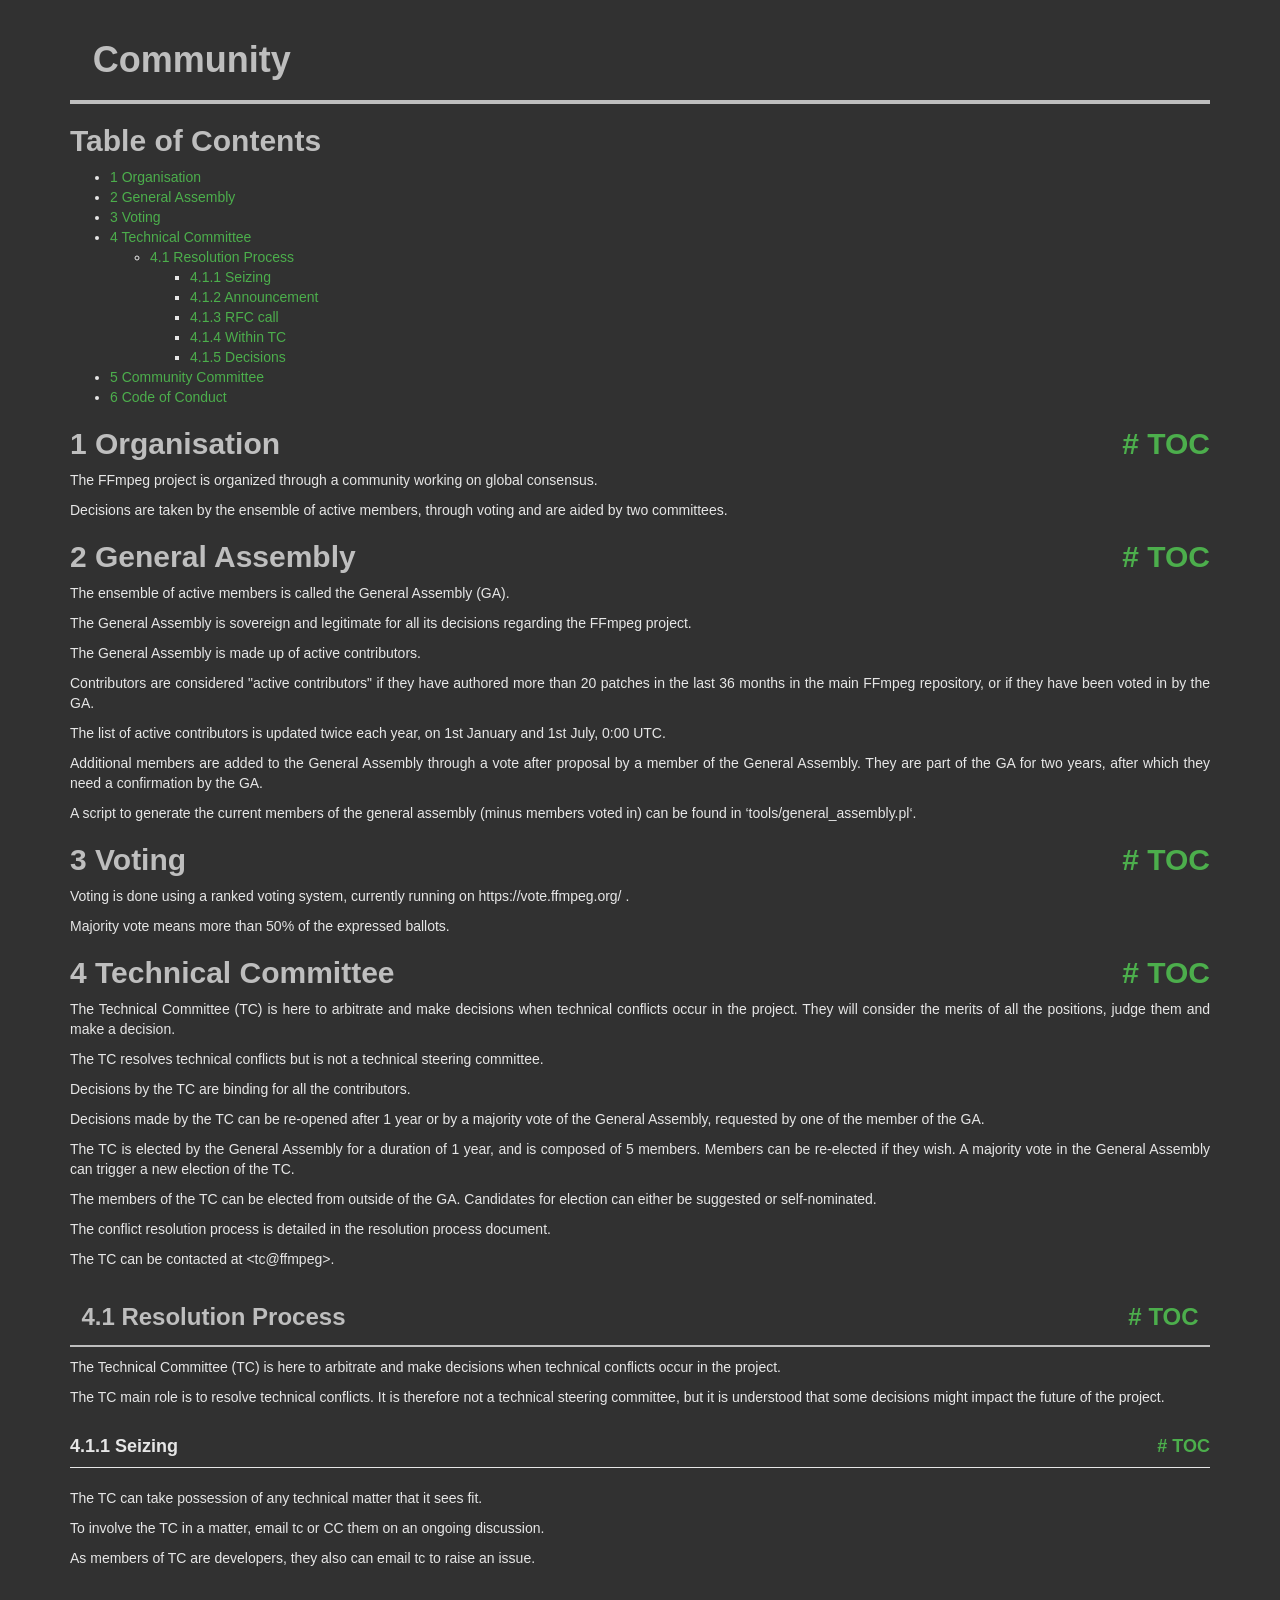
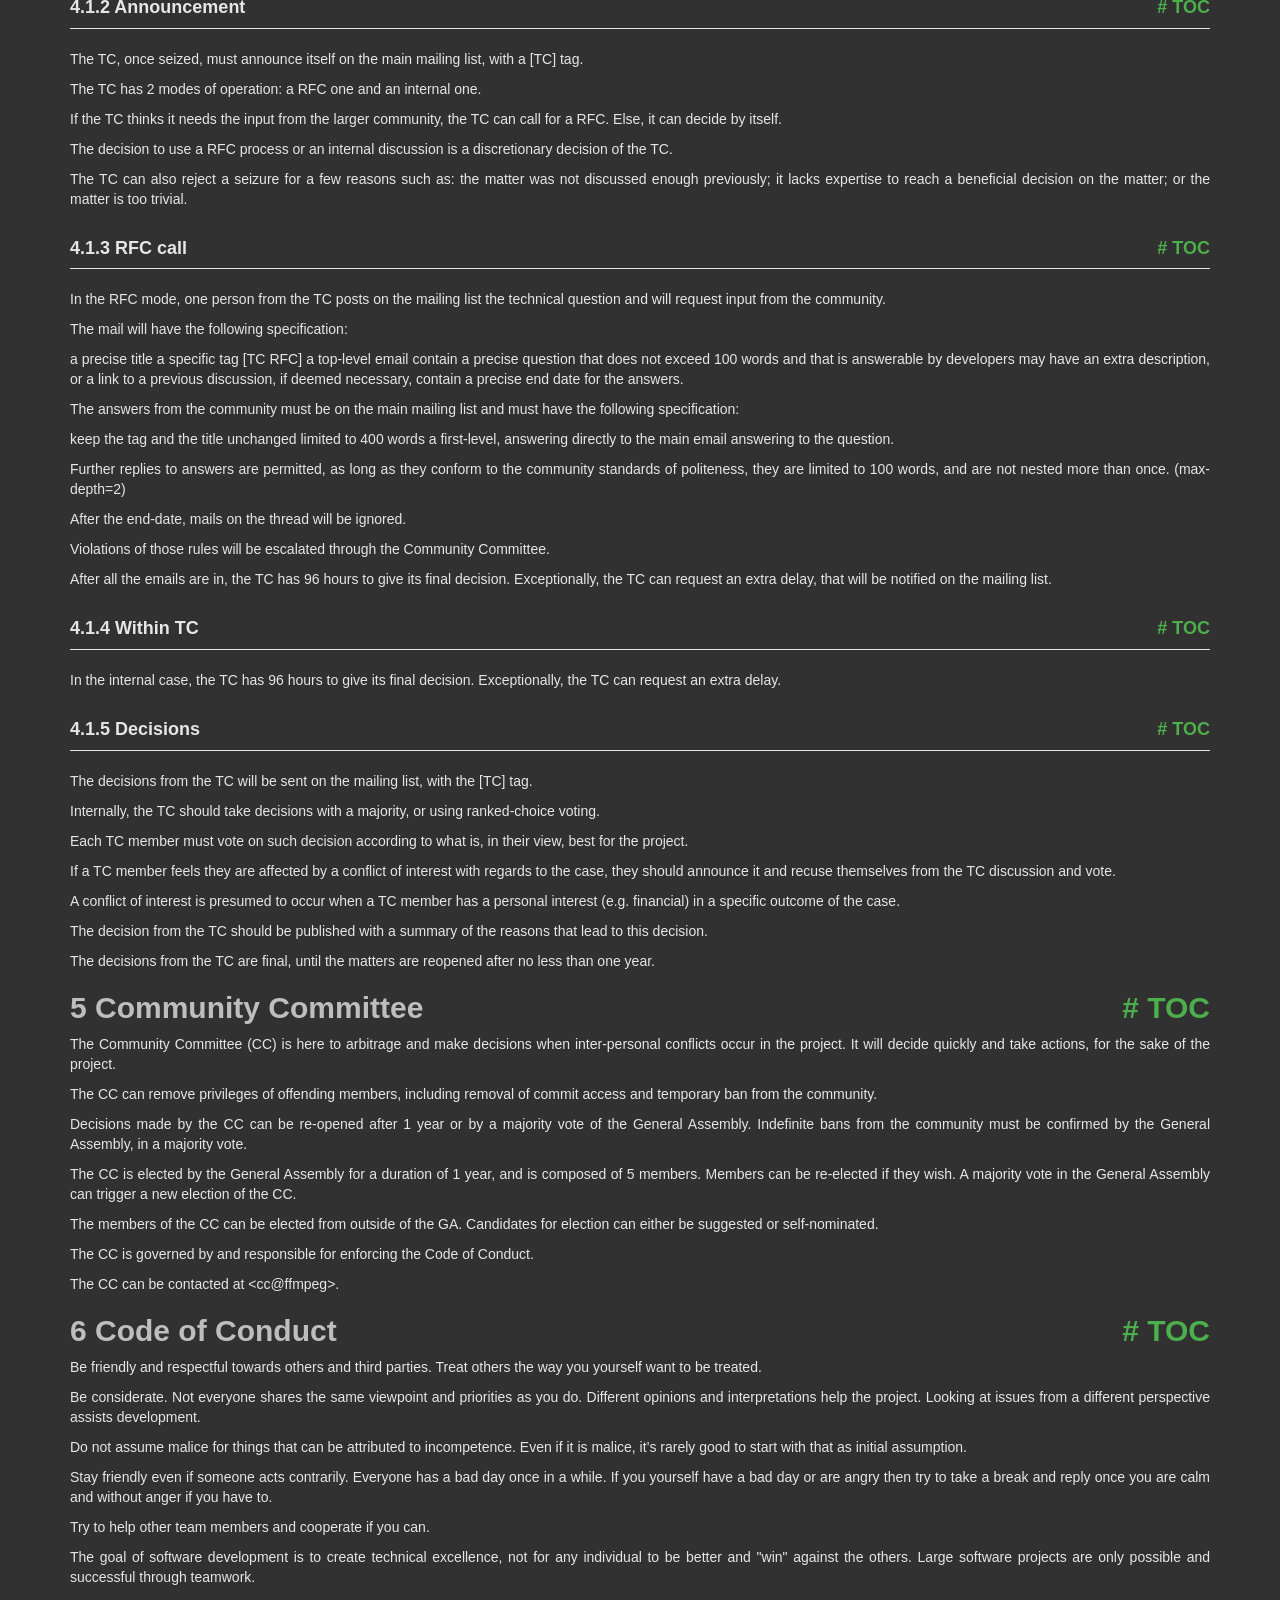
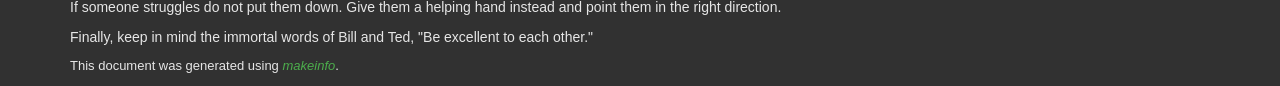
<file: tools/ffmpeg/doc/community.html>
<!DOCTYPE html PUBLIC "-//W3C//DTD HTML 4.01 Transitional//EN" "http://www.w3.org/TR/html4/loose.dtd">
<html>
<!-- Created by GNU Texinfo 7.2, https://www.gnu.org/software/texinfo/ -->
  <head>
    <meta charset="utf-8">
    <title>
      Community
    </title>
    <meta name="viewport" content="width=device-width,initial-scale=1.0">
    <link rel="stylesheet" type="text/css" href="bootstrap.min.css">
    <link rel="stylesheet" type="text/css" href="style.min.css">
  </head>
  <body>
    <div class="container">
      <h1>
      Community
      </h1>


<a name="SEC_Top"></a>

<div class="region-contents" id="SEC_Contents">
<h2 class="contents-heading">Table of Contents</h2>

<div class="contents">

<ul class="toc-numbered-mark">
  <li><a id="toc-Organisation" href="#Organisation-1">1 Organisation</a></li>
  <li><a id="toc-General-Assembly" href="#General-Assembly-1">2 General Assembly</a></li>
  <li><a id="toc-Voting" href="#Voting-1">3 Voting</a></li>
  <li><a id="toc-Technical-Committee" href="#Technical-Committee-1">4 Technical Committee</a>
  <ul class="toc-numbered-mark">
    <li><a id="toc-Resolution-Process" href="#Resolution-Process-1">4.1 Resolution Process</a>
    <ul class="toc-numbered-mark">
      <li><a id="toc-Seizing" href="#Seizing">4.1.1 Seizing</a></li>
      <li><a id="toc-Announcement" href="#Announcement">4.1.2 Announcement</a></li>
      <li><a id="toc-RFC-call" href="#RFC-call">4.1.3 RFC call</a></li>
      <li><a id="toc-Within-TC" href="#Within-TC">4.1.4 Within TC</a></li>
      <li><a id="toc-Decisions" href="#Decisions">4.1.5 Decisions</a></li>
    </ul></li>
  </ul></li>
  <li><a id="toc-Community-Committee" href="#Community-Committee-1">5 Community Committee</a></li>
  <li><a id="toc-Code-of-Conduct" href="#Code-of-Conduct-1">6 Code of Conduct</a></li>
</ul>
</div>
</div>

<a class="anchor" id="Organisation"></a><a name="Organisation-1"></a>
<h2 class="chapter">1 Organisation<span class="pull-right"><a class="anchor hidden-xs" href="#Organisation" aria-hidden="true">#</a> <a class="anchor hidden-xs"href="#toc-Organisation" aria-hidden="true">TOC</a></span></h2>

<p>The FFmpeg project is organized through a community working on global consensus.
</p>
<p>Decisions are taken by the ensemble of active members, through voting and are aided by two committees.
</p>
<a class="anchor" id="General-Assembly"></a><a name="General-Assembly-1"></a>
<h2 class="chapter">2 General Assembly<span class="pull-right"><a class="anchor hidden-xs" href="#General-Assembly" aria-hidden="true">#</a> <a class="anchor hidden-xs"href="#toc-General-Assembly" aria-hidden="true">TOC</a></span></h2>

<p>The ensemble of active members is called the General Assembly (GA).
</p>
<p>The General Assembly is sovereign and legitimate for all its decisions regarding the FFmpeg project.
</p>
<p>The General Assembly is made up of active contributors.
</p>
<p>Contributors are considered &quot;active contributors&quot; if they have authored more than 20 patches in the last 36 months in the main FFmpeg repository, or if they have been voted in by the GA.
</p>
<p>The list of active contributors is updated twice each year, on 1st January and 1st July, 0:00 UTC.
</p>
<p>Additional members are added to the General Assembly through a vote after proposal by a member of the General Assembly. They are part of the GA for two years, after which they need a confirmation by the GA.
</p>
<p>A script to generate the current members of the general assembly (minus members voted in) can be found in &lsquo;tools/general_assembly.pl&lsquo;.
</p>
<a class="anchor" id="Voting"></a><a name="Voting-1"></a>
<h2 class="chapter">3 Voting<span class="pull-right"><a class="anchor hidden-xs" href="#Voting" aria-hidden="true">#</a> <a class="anchor hidden-xs"href="#toc-Voting" aria-hidden="true">TOC</a></span></h2>

<p>Voting is done using a ranked voting system, currently running on https://vote.ffmpeg.org/ .
</p>
<p>Majority vote means more than 50% of the expressed ballots.
</p>
<a class="anchor" id="Technical-Committee"></a><a name="Technical-Committee-1"></a>
<h2 class="chapter">4 Technical Committee<span class="pull-right"><a class="anchor hidden-xs" href="#Technical-Committee" aria-hidden="true">#</a> <a class="anchor hidden-xs"href="#toc-Technical-Committee" aria-hidden="true">TOC</a></span></h2>

<p>The Technical Committee (TC) is here to arbitrate and make decisions when technical conflicts occur in the project. They will consider the merits of all the positions, judge them and make a decision.
</p>
<p>The TC resolves technical conflicts but is not a technical steering committee.
</p>
<p>Decisions by the TC are binding for all the contributors.
</p>
<p>Decisions made by the TC can be re-opened after 1 year or by a majority vote of the General Assembly, requested by one of the member of the GA.
</p>
<p>The TC is elected by the General Assembly for a duration of 1 year, and is composed of 5 members. Members can be re-elected if they wish. A majority vote in the General Assembly can trigger a new election of the TC.
</p>
<p>The members of the TC can be elected from outside of the GA. Candidates for election can either be suggested or self-nominated.
</p>
<p>The conflict resolution process is detailed in the resolution process document.
</p>
<p>The TC can be contacted at &lt;tc@ffmpeg&gt;.
</p>
<a class="anchor" id="Resolution-Process"></a><a name="Resolution-Process-1"></a>
<h3 class="section">4.1 Resolution Process<span class="pull-right"><a class="anchor hidden-xs" href="#Resolution-Process" aria-hidden="true">#</a> <a class="anchor hidden-xs"href="#toc-Resolution-Process" aria-hidden="true">TOC</a></span></h3>

<p>The Technical Committee (TC) is here to arbitrate and make decisions when technical conflicts occur in the project.
</p>
<p>The TC main role is to resolve technical conflicts. It is therefore not a technical steering committee, but it is understood that some decisions might impact the future of the project.
</p>
<a name="Seizing"></a>
<h4 class="subsection">4.1.1 Seizing<span class="pull-right"><a class="anchor hidden-xs" href="#Seizing" aria-hidden="true">#</a> <a class="anchor hidden-xs"href="#toc-Seizing" aria-hidden="true">TOC</a></span></h4>

<p>The TC can take possession of any technical matter that it sees fit.
</p>
<p>To involve the TC in a matter, email tc&nbsp;or CC them on an ongoing discussion.
</p>
<p>As members of TC are developers, they also can email tc&nbsp;to raise an issue.
</p><a name="Announcement"></a>
<h4 class="subsection">4.1.2 Announcement<span class="pull-right"><a class="anchor hidden-xs" href="#Announcement" aria-hidden="true">#</a> <a class="anchor hidden-xs"href="#toc-Announcement" aria-hidden="true">TOC</a></span></h4>

<p>The TC, once seized, must announce itself on the main mailing list, with a [TC] tag.
</p>
<p>The TC has 2 modes of operation: a RFC one and an internal one.
</p>
<p>If the TC thinks it needs the input from the larger community, the TC can call for a RFC. Else, it can decide by itself.
</p>
<p>The decision to use a RFC process or an internal discussion is a discretionary decision of the TC.
</p>
<p>The TC can also reject a seizure for a few reasons such as: the matter was not discussed enough previously; it lacks expertise to reach a beneficial decision on the matter; or the matter is too trivial.
</p><a name="RFC-call"></a>
<h4 class="subsection">4.1.3 RFC call<span class="pull-right"><a class="anchor hidden-xs" href="#RFC-call" aria-hidden="true">#</a> <a class="anchor hidden-xs"href="#toc-RFC-call" aria-hidden="true">TOC</a></span></h4>

<p>In the RFC mode, one person from the TC posts on the mailing list the technical question and will request input from the community.
</p>
<p>The mail will have the following specification:
</p>
<p>a precise title
    a specific tag [TC RFC]
    a top-level email
    contain a precise question that does not exceed 100 words and that is answerable by developers
    may have an extra description, or a link to a previous discussion, if deemed necessary,
    contain a precise end date for the answers.
</p>
<p>The answers from the community must be on the main mailing list and must have the following specification:
</p>
<p>keep the tag and the title unchanged
    limited to 400 words
    a first-level, answering directly to the main email
    answering to the question.
</p>
<p>Further replies to answers are permitted, as long as they conform to the community standards of politeness, they are limited to 100 words, and are not nested more than once. (max-depth=2)
</p>
<p>After the end-date, mails on the thread will be ignored.
</p>
<p>Violations of those rules will be escalated through the Community Committee.
</p>
<p>After all the emails are in, the TC has 96 hours to give its final decision. Exceptionally, the TC can request an extra delay, that will be notified on the mailing list.
</p><a name="Within-TC"></a>
<h4 class="subsection">4.1.4 Within TC<span class="pull-right"><a class="anchor hidden-xs" href="#Within-TC" aria-hidden="true">#</a> <a class="anchor hidden-xs"href="#toc-Within-TC" aria-hidden="true">TOC</a></span></h4>

<p>In the internal case, the TC has 96 hours to give its final decision. Exceptionally, the TC can request an extra delay.
</p><a name="Decisions"></a>
<h4 class="subsection">4.1.5 Decisions<span class="pull-right"><a class="anchor hidden-xs" href="#Decisions" aria-hidden="true">#</a> <a class="anchor hidden-xs"href="#toc-Decisions" aria-hidden="true">TOC</a></span></h4>

<p>The decisions from the TC will be sent on the mailing list, with the [TC] tag.
</p>
<p>Internally, the TC should take decisions with a majority, or using ranked-choice voting.
</p>
<p>Each TC member must vote on such decision according to what is, in their view, best for the project.
</p>
<p>If a TC member feels they are affected by a conflict of interest with regards to the case, they should announce it and recuse themselves from the TC
discussion and vote.
</p>
<p>A conflict of interest is presumed to occur when a TC member has a personal interest (e.g. financial) in a specific outcome of the case.
</p>
<p>The decision from the TC should be published with a summary of the reasons that lead to this decision.
</p>
<p>The decisions from the TC are final, until the matters are reopened after no less than one year.
</p>
<a class="anchor" id="Community-Committee"></a><a name="Community-Committee-1"></a>
<h2 class="chapter">5 Community Committee<span class="pull-right"><a class="anchor hidden-xs" href="#Community-Committee" aria-hidden="true">#</a> <a class="anchor hidden-xs"href="#toc-Community-Committee" aria-hidden="true">TOC</a></span></h2>

<p>The Community Committee (CC) is here to arbitrage and make decisions when inter-personal conflicts occur in the project. It will decide quickly and take actions, for the sake of the project.
</p>
<p>The CC can remove privileges of offending members, including removal of commit access and temporary ban from the community.
</p>
<p>Decisions made by the CC can be re-opened after 1 year or by a majority vote of the General Assembly. Indefinite bans from the community must be confirmed by the General Assembly, in a majority vote.
</p>
<p>The CC is elected by the General Assembly for a duration of 1 year, and is composed of 5 members. Members can be re-elected if they wish. A majority vote in the General Assembly can trigger a new election of the CC.
</p>
<p>The members of the CC can be elected from outside of the GA. Candidates for election can either be suggested or self-nominated.
</p>
<p>The CC is governed by and responsible for enforcing the Code of Conduct.
</p>
<p>The CC can be contacted at &lt;cc@ffmpeg&gt;.
</p>
<a class="anchor" id="Code-of-Conduct"></a><a name="Code-of-Conduct-1"></a>
<h2 class="chapter">6 Code of Conduct<span class="pull-right"><a class="anchor hidden-xs" href="#Code-of-Conduct" aria-hidden="true">#</a> <a class="anchor hidden-xs"href="#toc-Code-of-Conduct" aria-hidden="true">TOC</a></span></h2>

<p>Be friendly and respectful towards others and third parties.
Treat others the way you yourself want to be treated.
</p>
<p>Be considerate. Not everyone shares the same viewpoint and priorities as you do.
Different opinions and interpretations help the project.
Looking at issues from a different perspective assists development.
</p>
<p>Do not assume malice for things that can be attributed to incompetence. Even if
it is malice, it&rsquo;s rarely good to start with that as initial assumption.
</p>
<p>Stay friendly even if someone acts contrarily. Everyone has a bad day
once in a while.
If you yourself have a bad day or are angry then try to take a break and reply
once you are calm and without anger if you have to.
</p>
<p>Try to help other team members and cooperate if you can.
</p>
<p>The goal of software development is to create technical excellence, not for any
individual to be better and &quot;win&quot; against the others. Large software projects
are only possible and successful through teamwork.
</p>
<p>If someone struggles do not put them down. Give them a helping hand
instead and point them in the right direction.
</p>
<p>Finally, keep in mind the immortal words of Bill and Ted,
&quot;Be excellent to each other.&quot;
</p>
      <p style="font-size: small;">
        This document was generated using <a class="uref" href="https://www.gnu.org/software/texinfo/"><em class="emph">makeinfo</em></a>.
      </p>
    </div>
  </body>
</html>
</file>
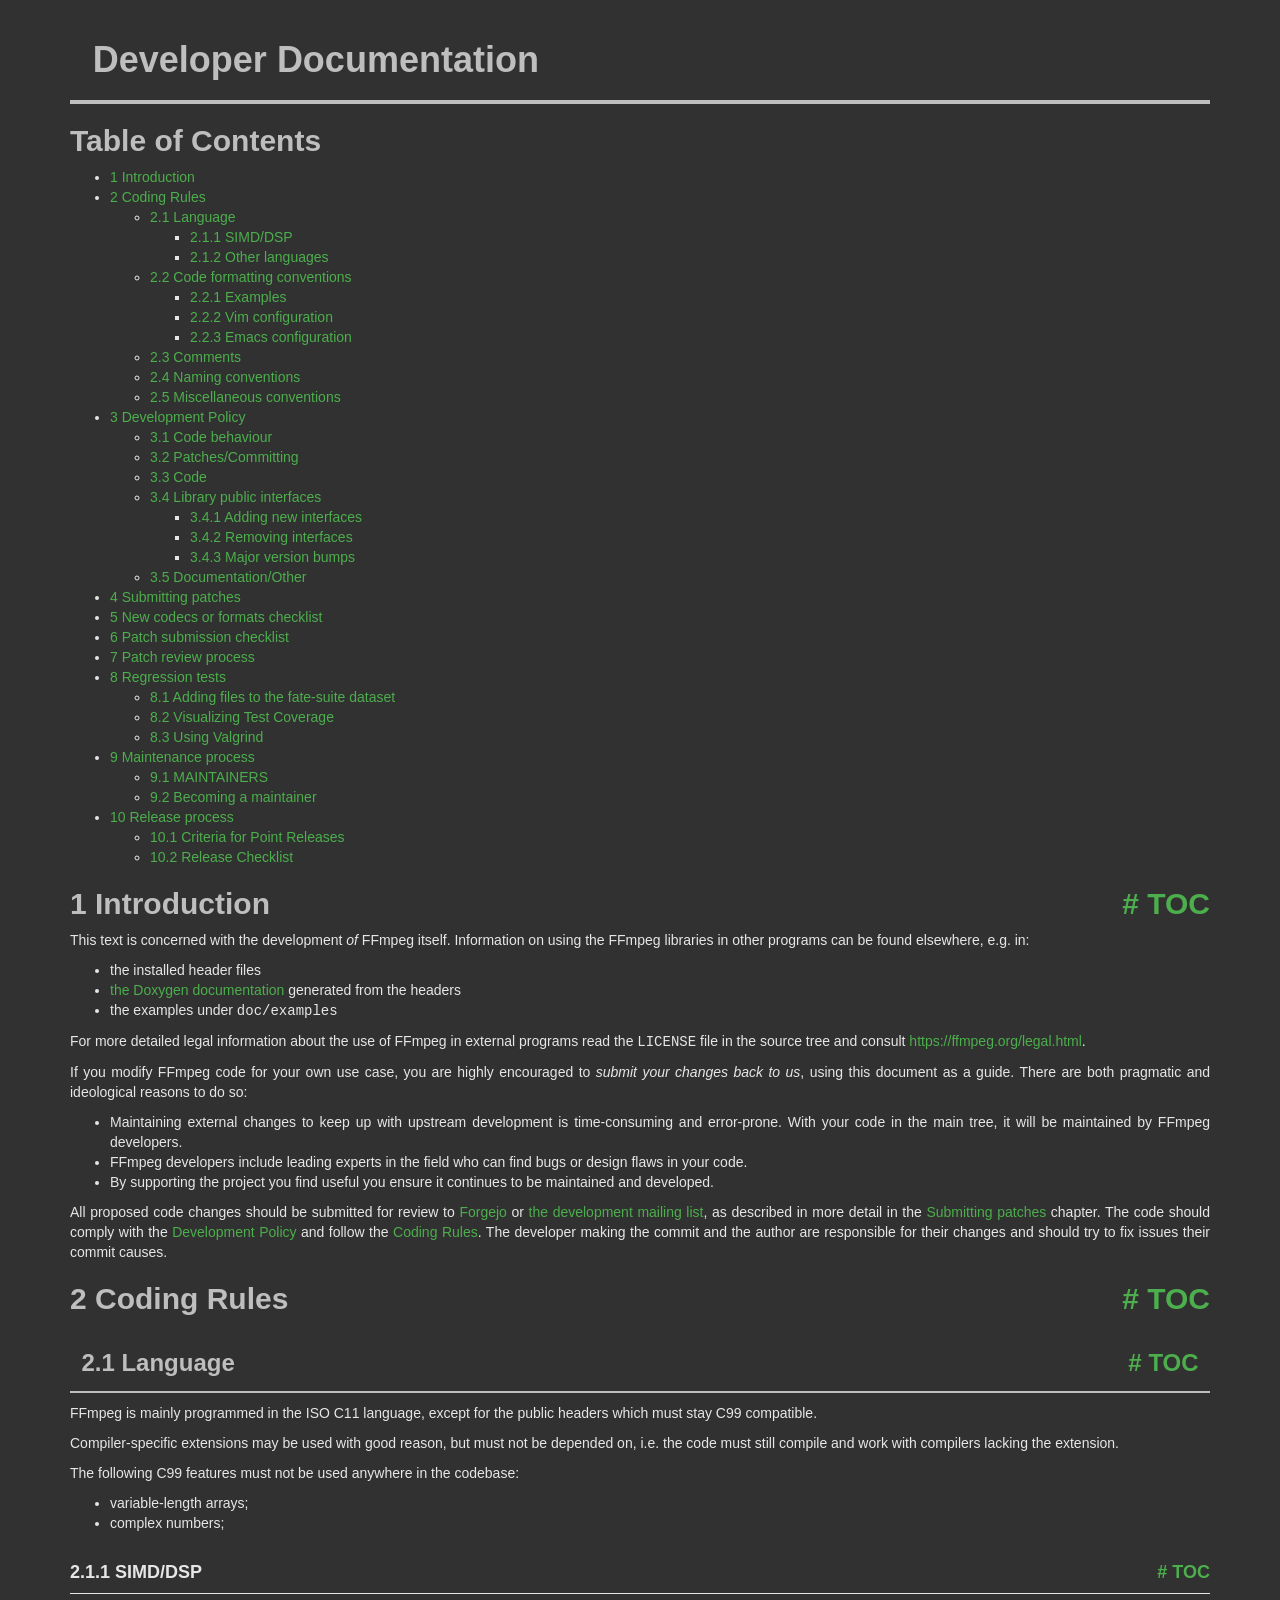
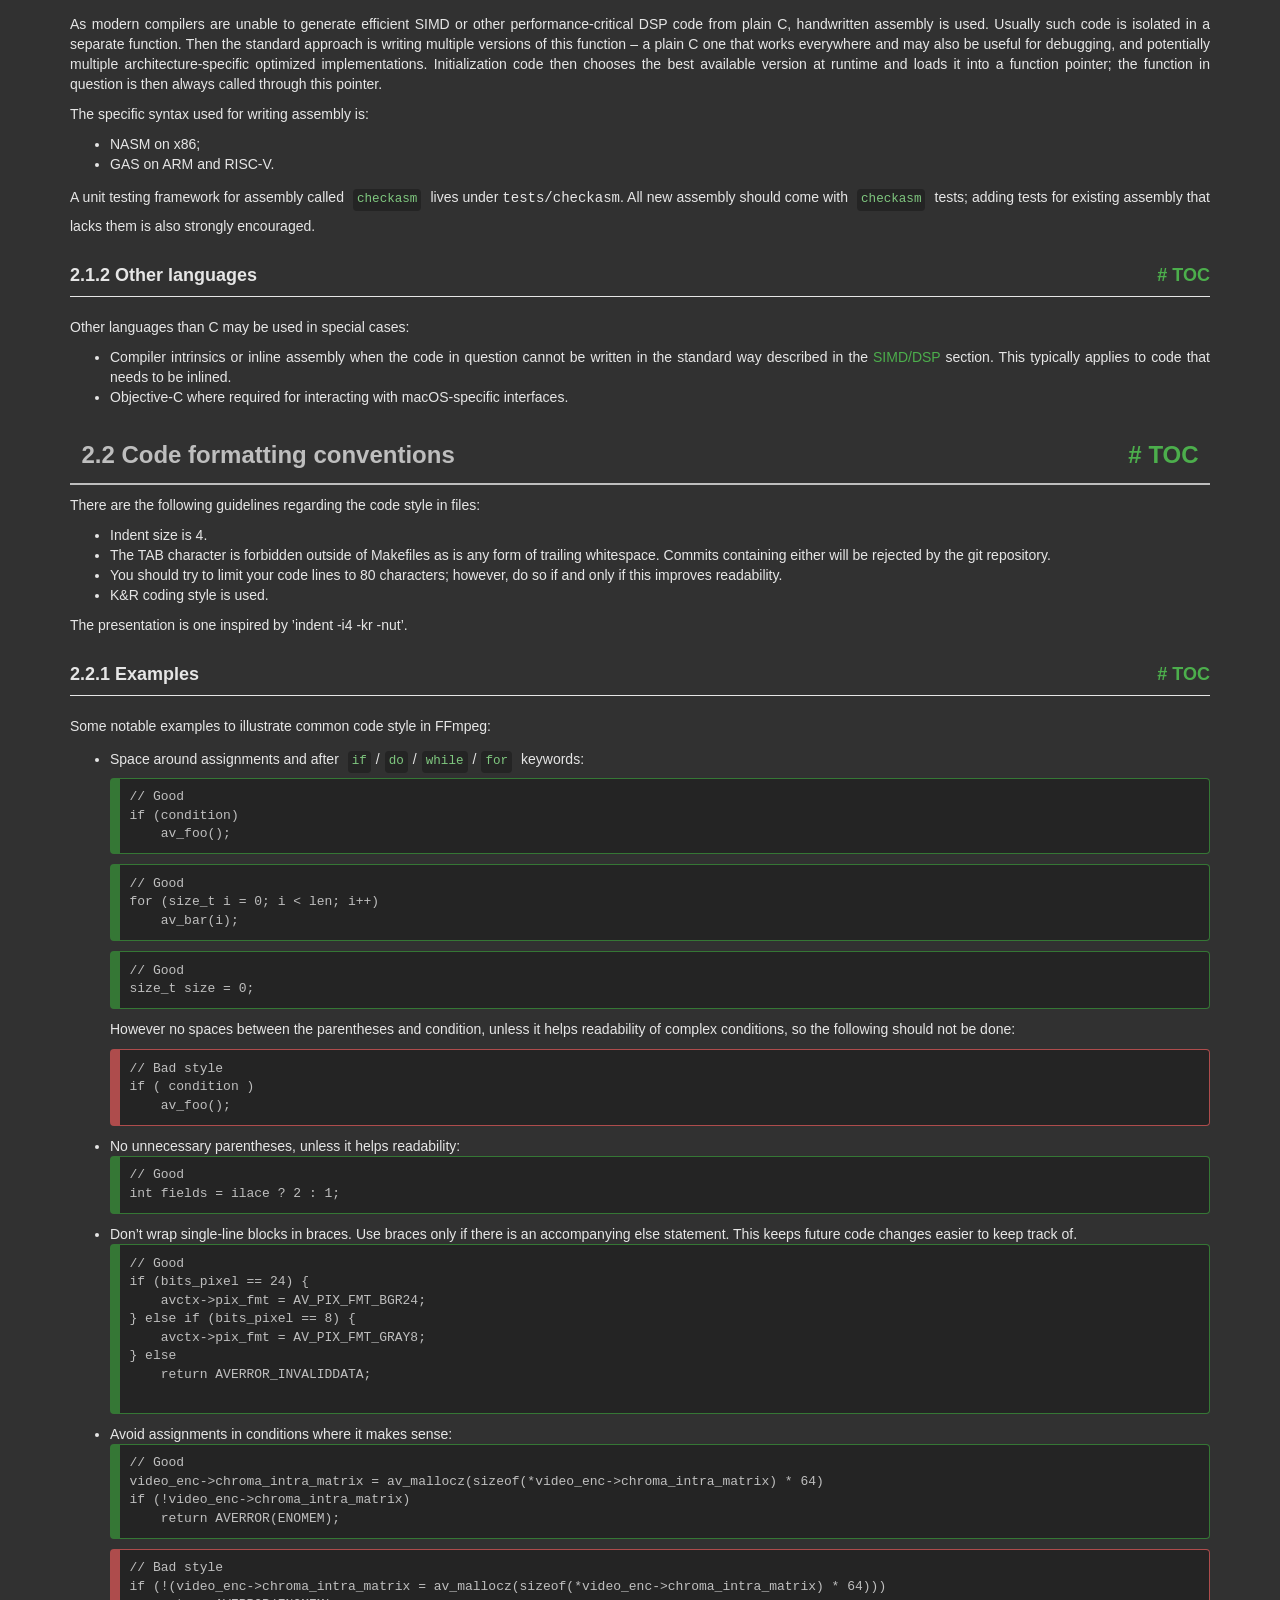
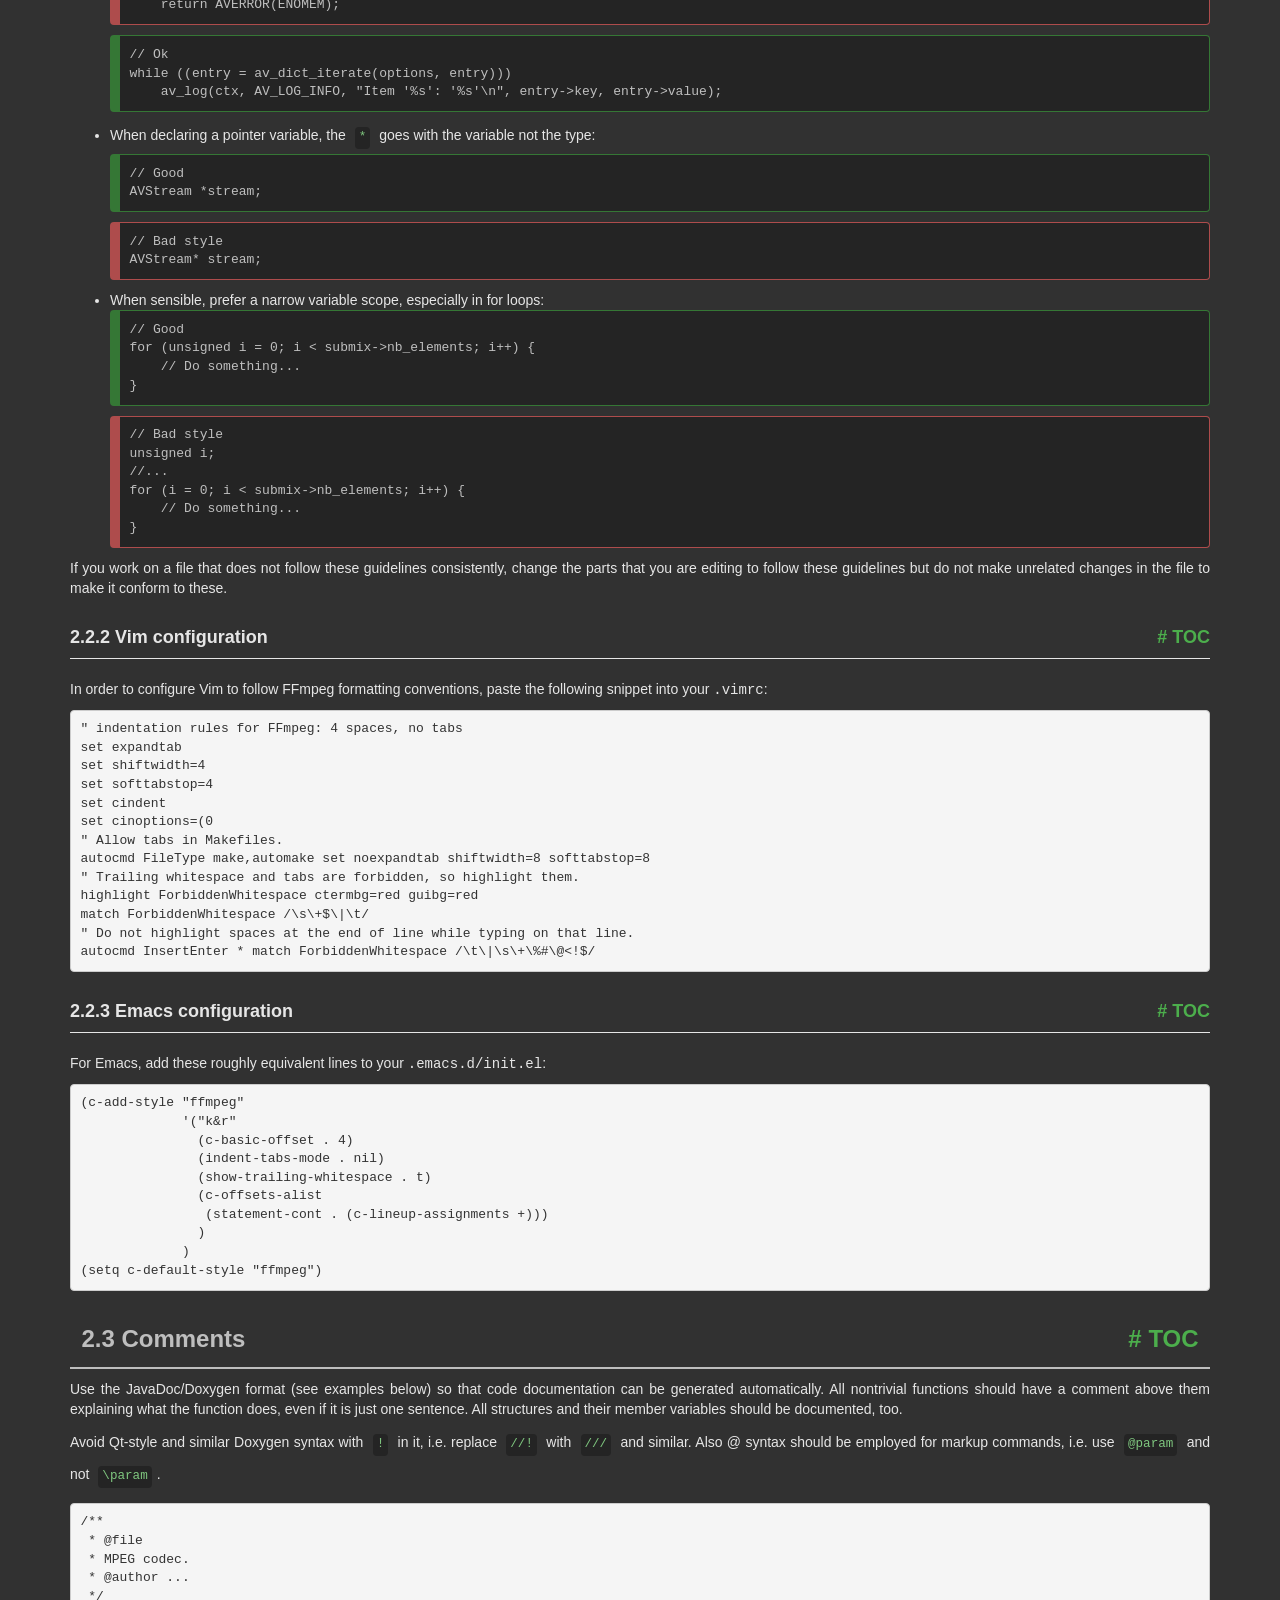
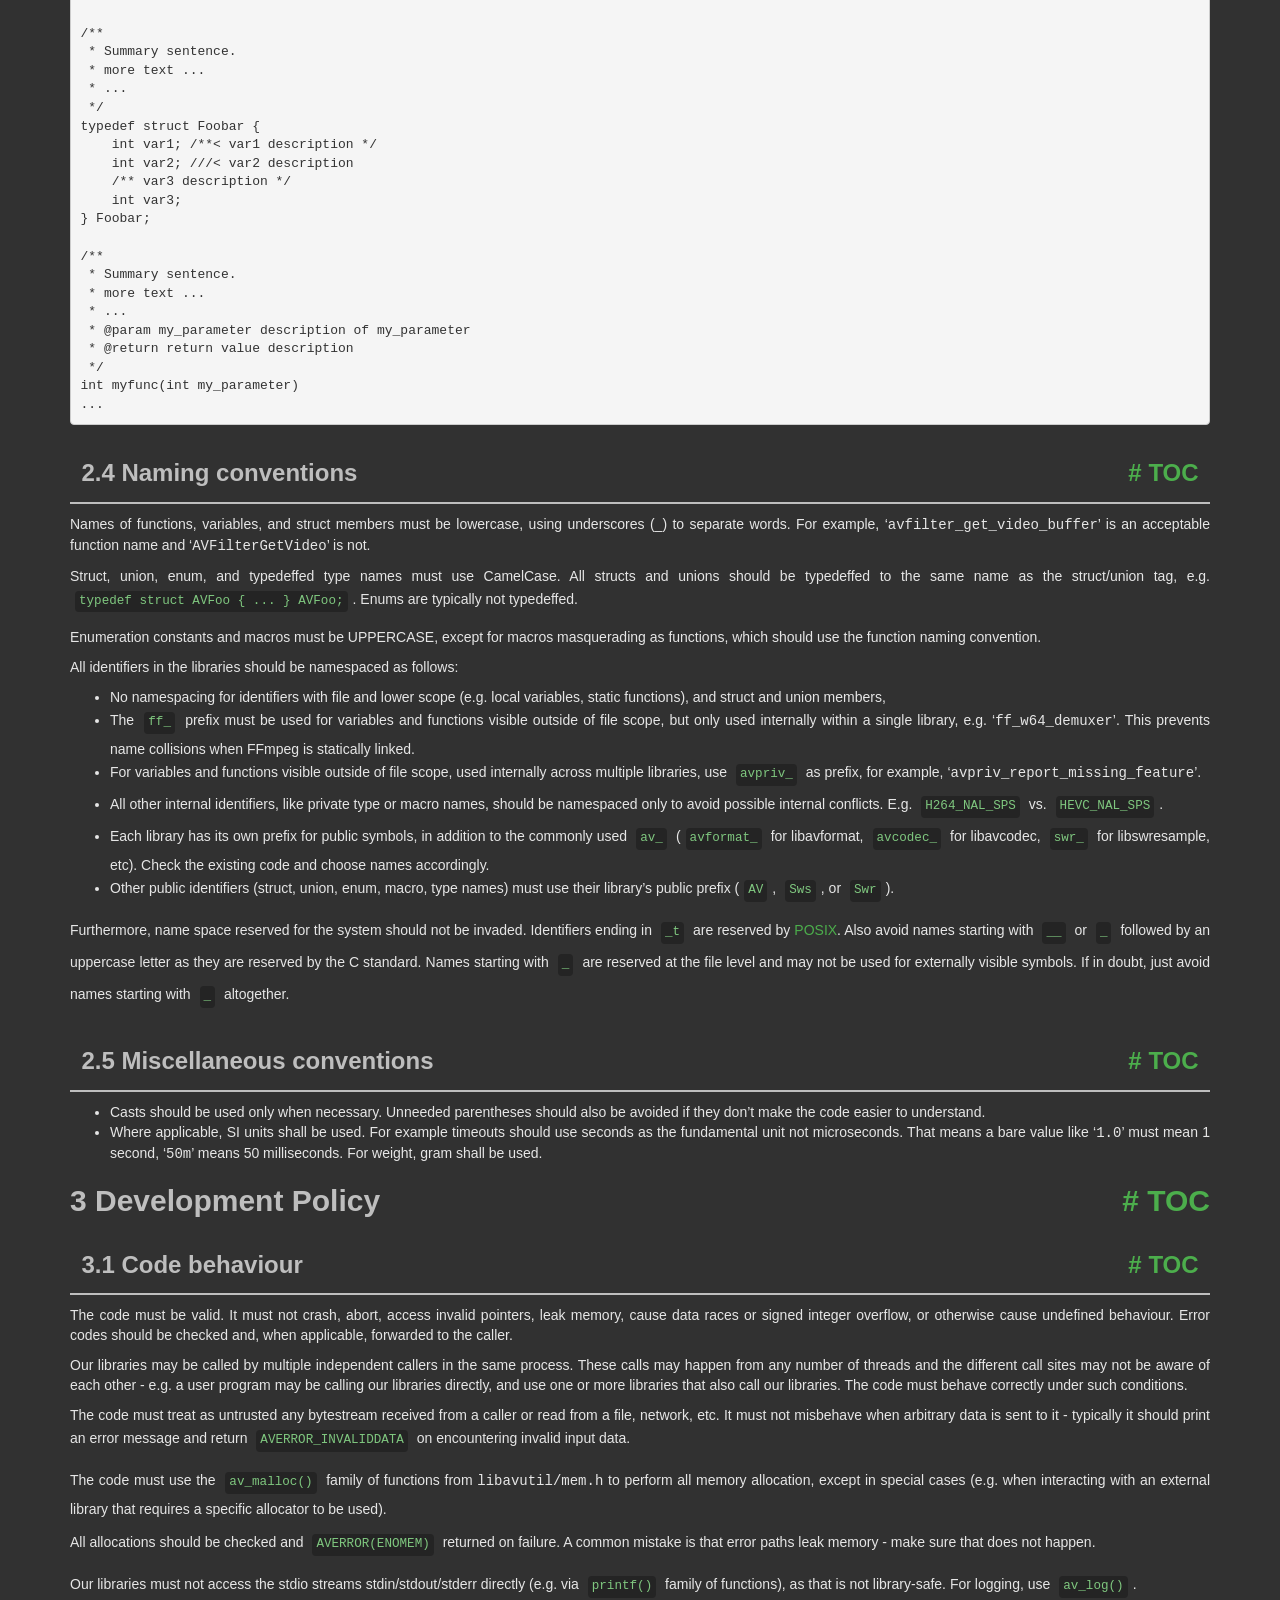
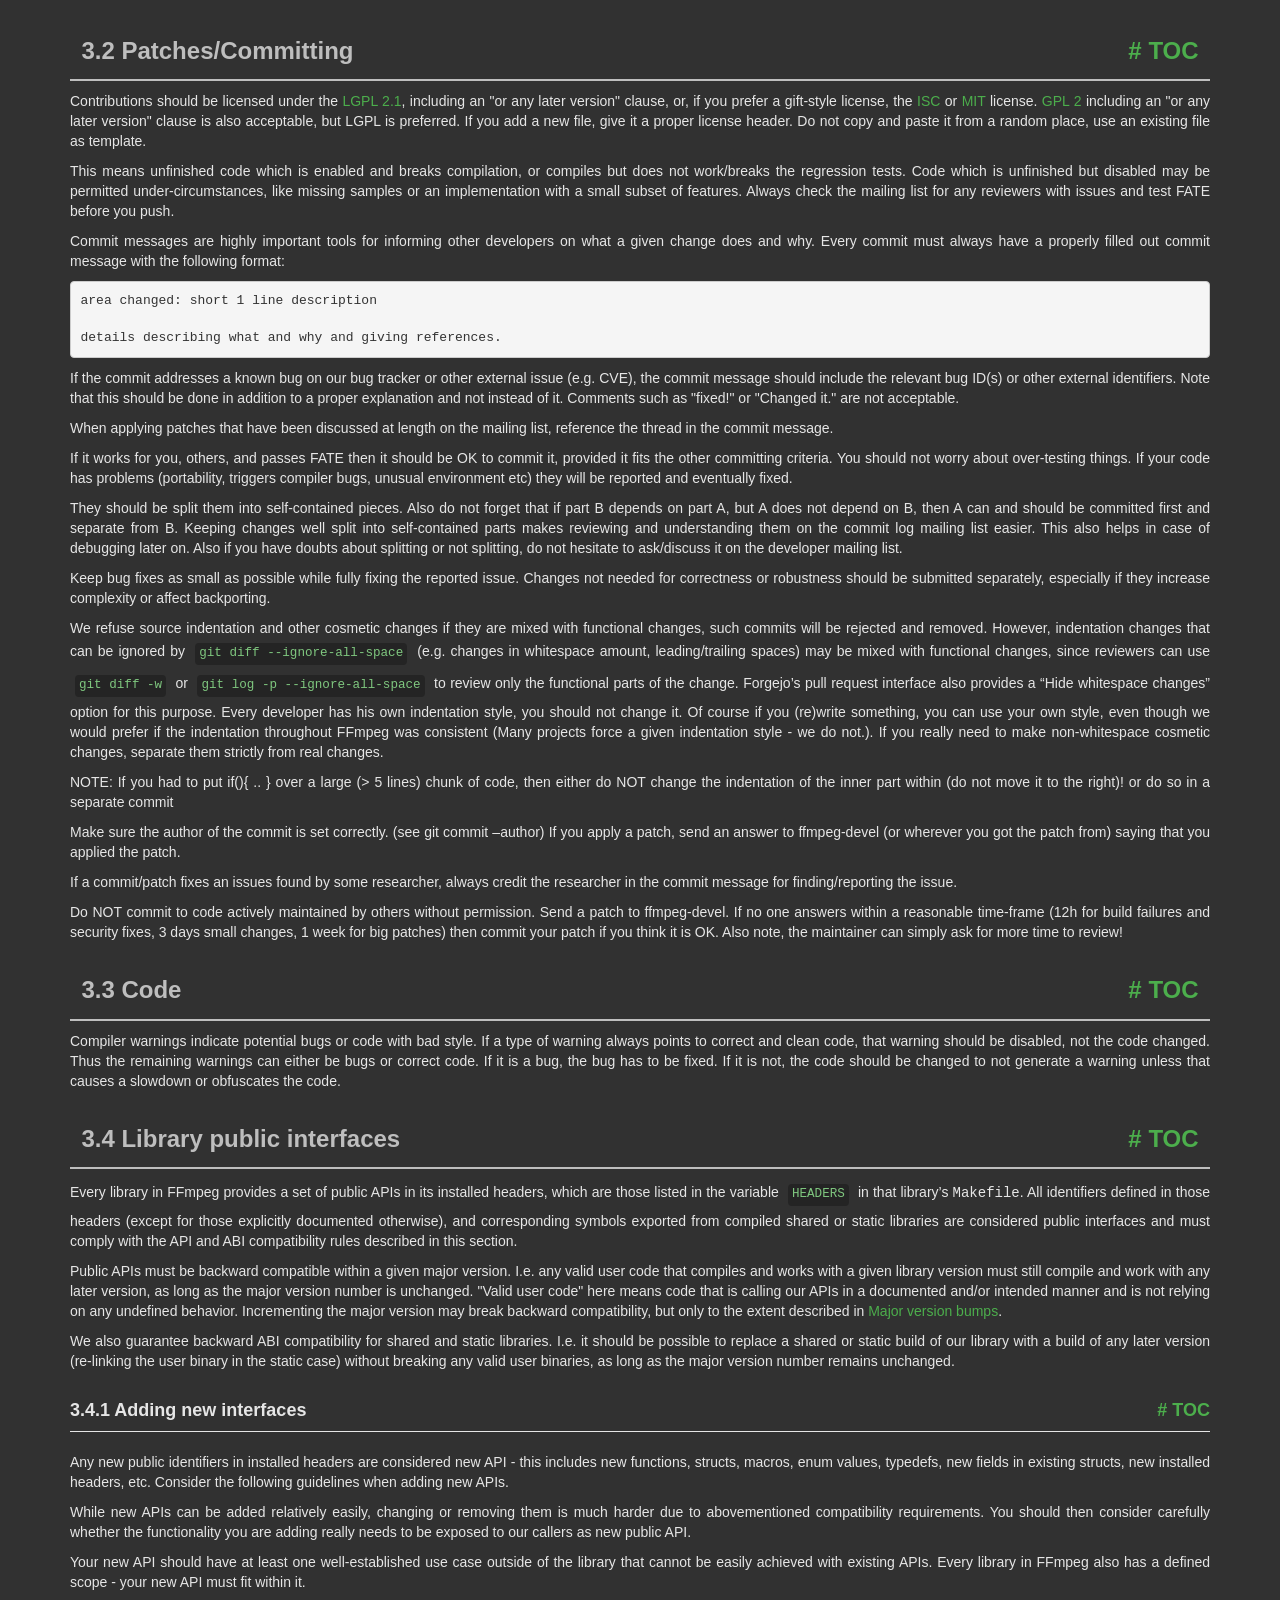
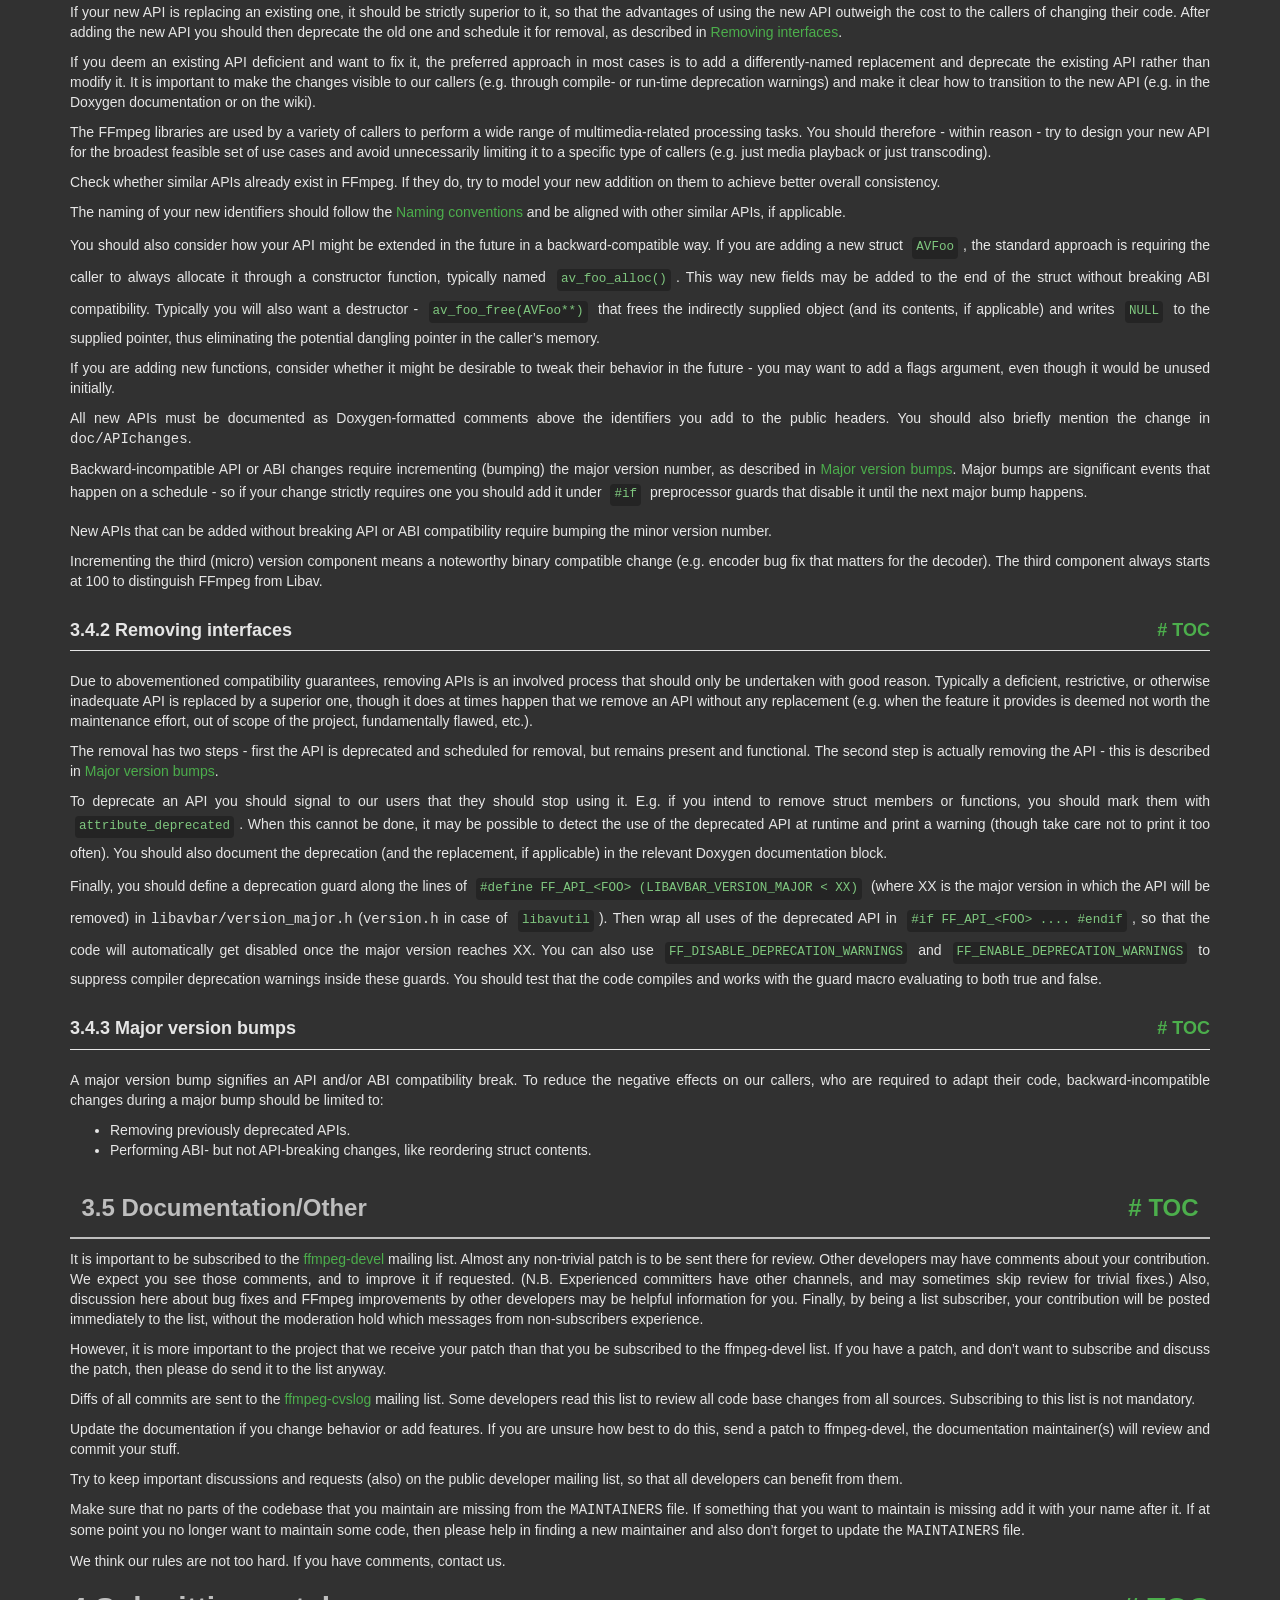
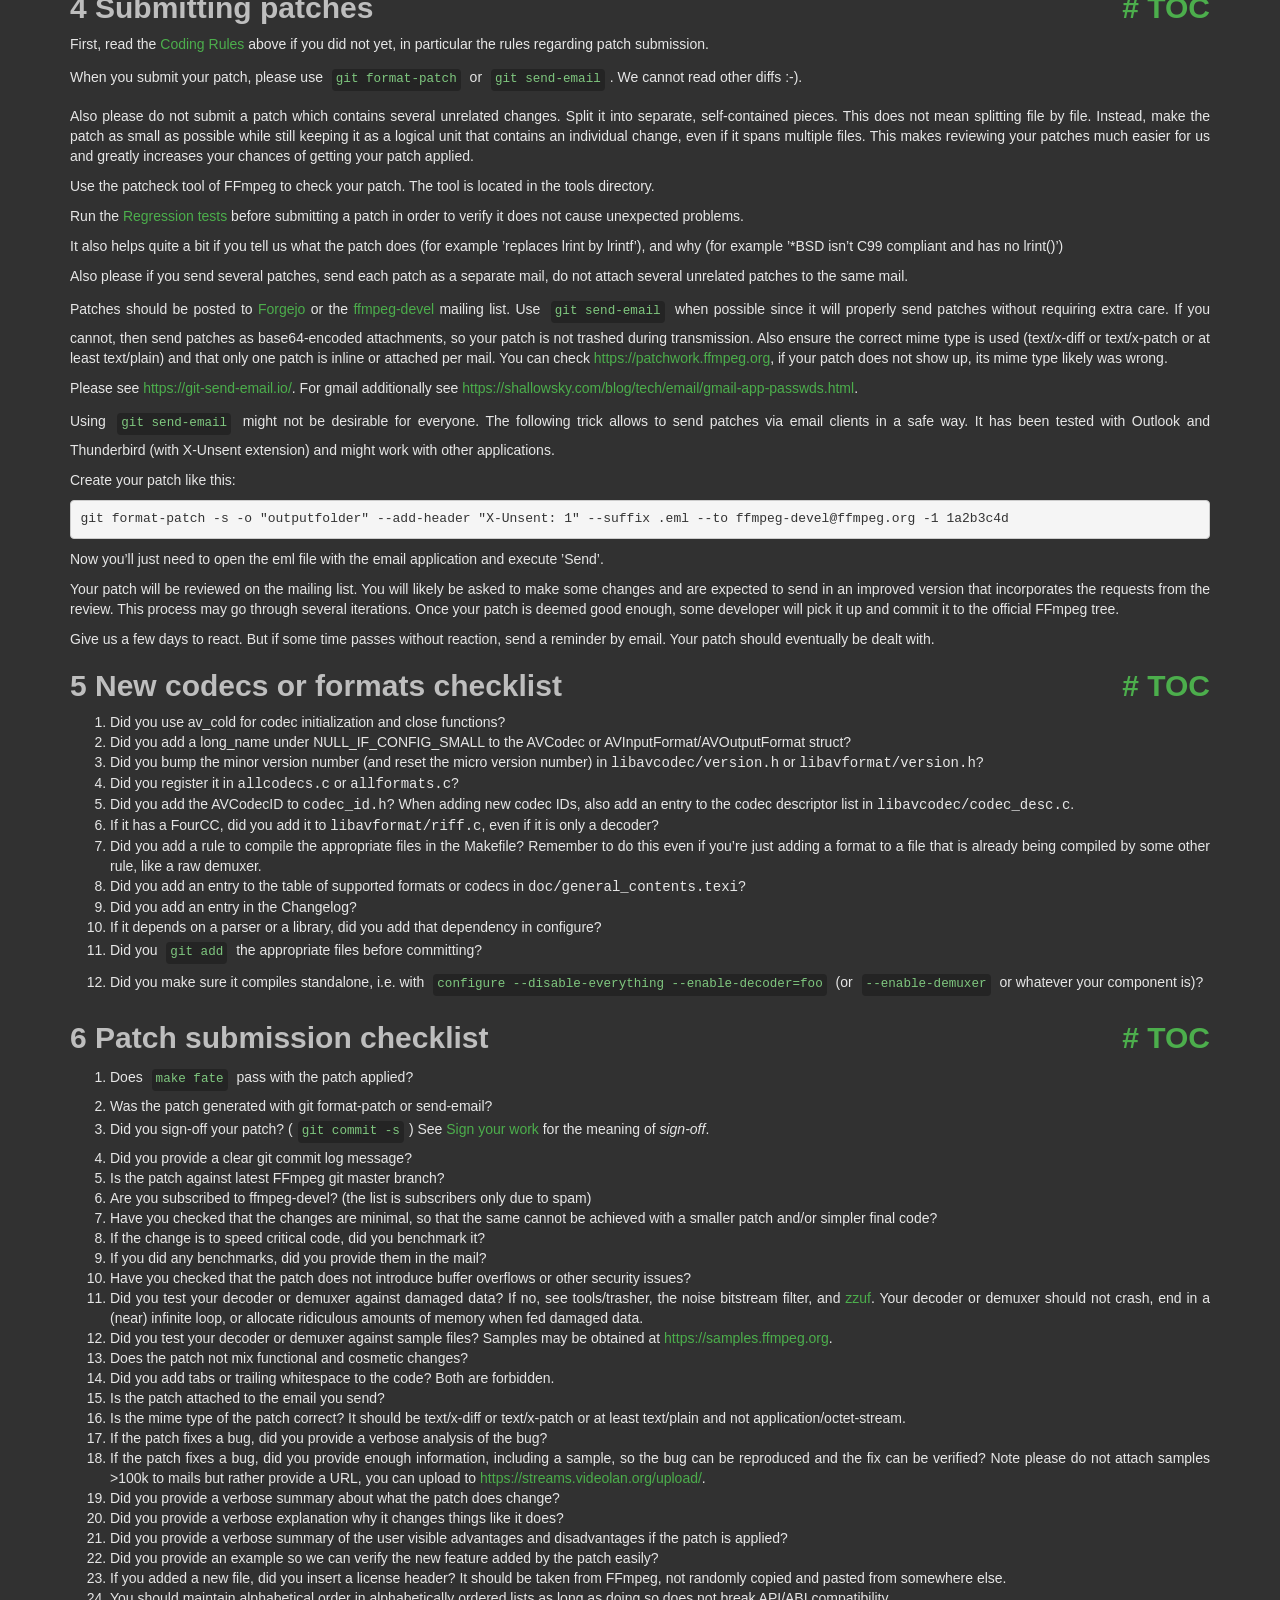
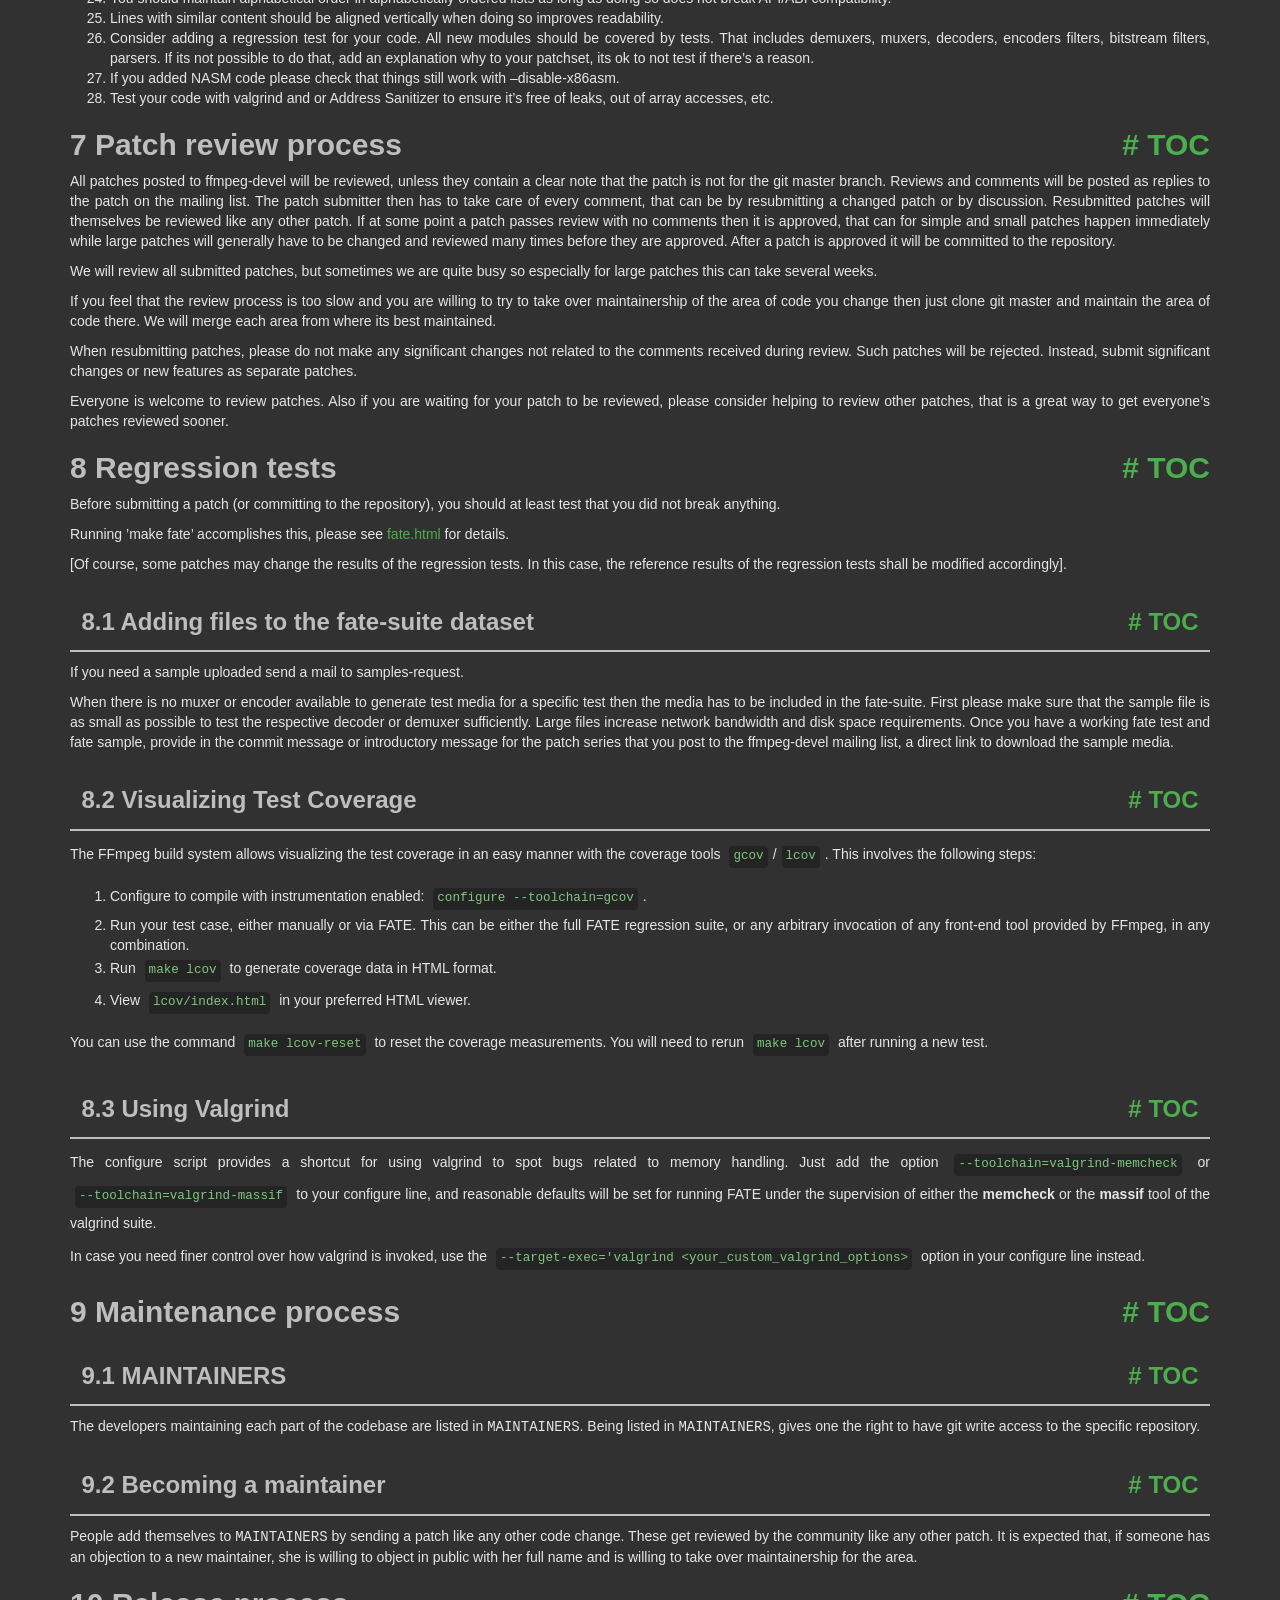
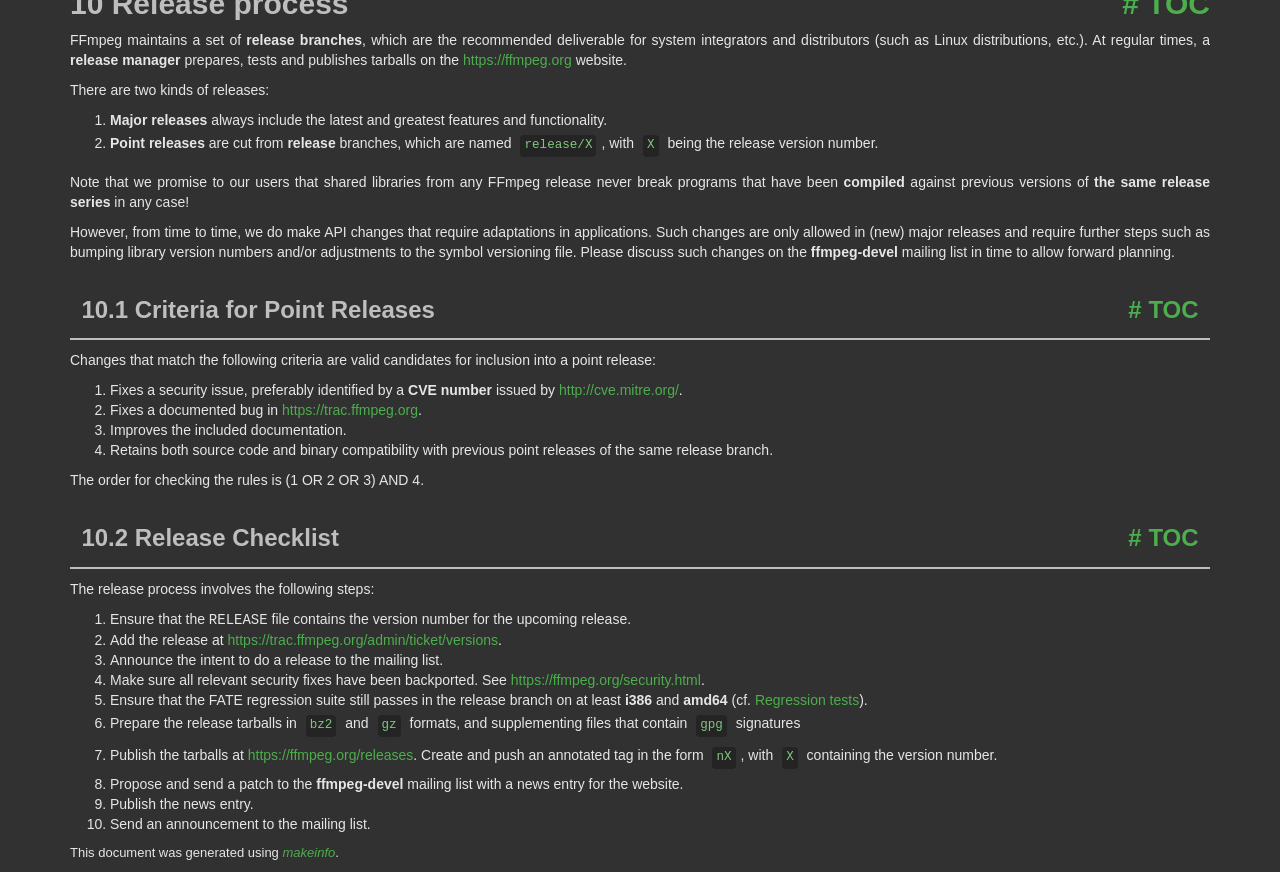
<file: tools/ffmpeg/doc/developer.html>
<!DOCTYPE html PUBLIC "-//W3C//DTD HTML 4.01 Transitional//EN" "http://www.w3.org/TR/html4/loose.dtd">
<html>
<!-- Created by GNU Texinfo 7.2, https://www.gnu.org/software/texinfo/ -->
  <head>
    <meta charset="utf-8">
    <title>
      Developer Documentation
    </title>
    <meta name="viewport" content="width=device-width,initial-scale=1.0">
    <link rel="stylesheet" type="text/css" href="bootstrap.min.css">
    <link rel="stylesheet" type="text/css" href="style.min.css">
  </head>
  <body>
    <div class="container">
      <h1>
      Developer Documentation
      </h1>


<a name="SEC_Top"></a>

<div class="region-contents" id="SEC_Contents">
<h2 class="contents-heading">Table of Contents</h2>

<div class="contents">

<ul class="toc-numbered-mark">
  <li><a id="toc-Introduction" href="#Introduction">1 Introduction</a></li>
  <li><a id="toc-Coding-Rules" href="#Coding-Rules-1">2 Coding Rules</a>
  <ul class="toc-numbered-mark">
    <li><a id="toc-Language" href="#Language">2.1 Language</a>
    <ul class="toc-numbered-mark">
      <li><a id="toc-SIMD_002fDSP" href="#SIMD_002fDSP-1">2.1.1 SIMD/DSP</a></li>
      <li><a id="toc-Other-languages" href="#Other-languages">2.1.2 Other languages</a></li>
    </ul></li>
    <li><a id="toc-Code-formatting-conventions" href="#Code-formatting-conventions">2.2 Code formatting conventions</a>
    <ul class="toc-numbered-mark">
      <li><a id="toc-Examples" href="#Examples">2.2.1 Examples</a></li>
      <li><a id="toc-Vim-configuration" href="#Vim-configuration">2.2.2 Vim configuration</a></li>
      <li><a id="toc-Emacs-configuration" href="#Emacs-configuration">2.2.3 Emacs configuration</a></li>
    </ul></li>
    <li><a id="toc-Comments" href="#Comments">2.3 Comments</a></li>
    <li><a id="toc-Naming-conventions" href="#Naming-conventions-1">2.4 Naming conventions</a></li>
    <li><a id="toc-Miscellaneous-conventions" href="#Miscellaneous-conventions">2.5 Miscellaneous conventions</a></li>
  </ul></li>
  <li><a id="toc-Development-Policy" href="#Development-Policy-1">3 Development Policy</a>
  <ul class="toc-numbered-mark">
    <li><a id="toc-Code-behaviour" href="#Code-behaviour">3.1 Code behaviour</a></li>
    <li><a id="toc-Patches_002fCommitting" href="#Patches_002fCommitting">3.2 Patches/Committing</a></li>
    <li><a id="toc-Code" href="#Code">3.3 Code</a></li>
    <li><a id="toc-Library-public-interfaces" href="#Library-public-interfaces">3.4 Library public interfaces</a>
    <ul class="toc-numbered-mark">
      <li><a id="toc-Adding-new-interfaces" href="#Adding-new-interfaces">3.4.1 Adding new interfaces</a></li>
      <li><a id="toc-Removing-interfaces" href="#Removing-interfaces-1">3.4.2 Removing interfaces</a></li>
      <li><a id="toc-Major-version-bumps" href="#Major-version-bumps-1">3.4.3 Major version bumps</a></li>
    </ul></li>
    <li><a id="toc-Documentation_002fOther" href="#Documentation_002fOther">3.5 Documentation/Other</a></li>
  </ul></li>
  <li><a id="toc-Submitting-patches" href="#Submitting-patches-1">4 Submitting patches</a></li>
  <li><a id="toc-New-codecs-or-formats-checklist" href="#New-codecs-or-formats-checklist">5 New codecs or formats checklist</a></li>
  <li><a id="toc-Patch-submission-checklist" href="#Patch-submission-checklist">6 Patch submission checklist</a></li>
  <li><a id="toc-Patch-review-process" href="#Patch-review-process">7 Patch review process</a></li>
  <li><a id="toc-Regression-tests" href="#Regression-tests-1">8 Regression tests</a>
  <ul class="toc-numbered-mark">
    <li><a id="toc-Adding-files-to-the-fate_002dsuite-dataset" href="#Adding-files-to-the-fate_002dsuite-dataset">8.1 Adding files to the fate-suite dataset</a></li>
    <li><a id="toc-Visualizing-Test-Coverage" href="#Visualizing-Test-Coverage">8.2 Visualizing Test Coverage</a></li>
    <li><a id="toc-Using-Valgrind" href="#Using-Valgrind">8.3 Using Valgrind</a></li>
  </ul></li>
  <li><a id="toc-Maintenance-process" href="#Maintenance-process">9 Maintenance process</a>
  <ul class="toc-numbered-mark">
    <li><a id="toc-MAINTAINERS" href="#MAINTAINERS-1">9.1 MAINTAINERS</a></li>
    <li><a id="toc-Becoming-a-maintainer" href="#Becoming-a-maintainer-1">9.2 Becoming a maintainer</a></li>
  </ul></li>
  <li><a id="toc-Release-process" href="#Release-process-1">10 Release process</a>
  <ul class="toc-numbered-mark">
    <li><a id="toc-Criteria-for-Point-Releases" href="#Criteria-for-Point-Releases-1">10.1 Criteria for Point Releases</a></li>
    <li><a id="toc-Release-Checklist" href="#Release-Checklist">10.2 Release Checklist</a></li>
  </ul></li>
</ul>
</div>
</div>

<a name="Introduction"></a>
<h2 class="chapter">1 Introduction<span class="pull-right"><a class="anchor hidden-xs" href="#Introduction" aria-hidden="true">#</a> <a class="anchor hidden-xs"href="#toc-Introduction" aria-hidden="true">TOC</a></span></h2>

<p>This text is concerned with the development <em class="emph">of</em> FFmpeg itself. Information
on using the FFmpeg libraries in other programs can be found elsewhere, e.g. in:
</p><ul class="itemize mark-bullet">
<li>the installed header files
</li><li><a class="url" href="http://ffmpeg.org/doxygen/trunk/index.html">the Doxygen documentation</a>
generated from the headers
</li><li>the examples under <samp class="file">doc/examples</samp>
</li></ul>

<p>For more detailed legal information about the use of FFmpeg in
external programs read the <samp class="file">LICENSE</samp> file in the source tree and
consult <a class="url" href="https://ffmpeg.org/legal.html">https://ffmpeg.org/legal.html</a>.
</p>
<p>If you modify FFmpeg code for your own use case, you are highly encouraged to
<em class="emph">submit your changes back to us</em>, using this document as a guide. There are
both pragmatic and ideological reasons to do so:
</p><ul class="itemize mark-bullet">
<li>Maintaining external changes to keep up with upstream development is
time-consuming and error-prone. With your code in the main tree, it will be
maintained by FFmpeg developers.
</li><li>FFmpeg developers include leading experts in the field who can find bugs or
design flaws in your code.
</li><li>By supporting the project you find useful you ensure it continues to be
maintained and developed.
</li></ul>

<p>All proposed code changes should be submitted for review to
<a class="url" href="https://code.ffmpeg.org/FFmpeg/FFmpeg/pulls">Forgejo</a> or
<a class="url" href="mailto:ffmpeg-devel@ffmpeg.org">the development mailing list</a>, as
described in more detail in the <a class="ref" href="#Submitting-patches">Submitting patches</a> chapter. The code
should comply with the <a class="ref" href="#Development-Policy">Development Policy</a> and follow the <a class="ref" href="#Coding-Rules">Coding Rules</a>.
The developer making the commit and the author are responsible for their changes
and should try to fix issues their commit causes.
</p>
<a class="anchor" id="Coding-Rules"></a><a name="Coding-Rules-1"></a>
<h2 class="chapter">2 Coding Rules<span class="pull-right"><a class="anchor hidden-xs" href="#Coding-Rules" aria-hidden="true">#</a> <a class="anchor hidden-xs"href="#toc-Coding-Rules" aria-hidden="true">TOC</a></span></h2>

<a name="Language"></a>
<h3 class="section">2.1 Language<span class="pull-right"><a class="anchor hidden-xs" href="#Language" aria-hidden="true">#</a> <a class="anchor hidden-xs"href="#toc-Language" aria-hidden="true">TOC</a></span></h3>

<p>FFmpeg is mainly programmed in the ISO C11 language, except for the public
headers which must stay C99 compatible.
</p>
<p>Compiler-specific extensions may be used with good reason, but must not be
depended on, i.e. the code must still compile and work with compilers lacking
the extension.
</p>
<p>The following C99 features must not be used anywhere in the codebase:
</p><ul class="itemize mark-bullet">
<li>variable-length arrays;

</li><li>complex numbers;
</li></ul>

<a name="SIMD_002fDSP-1"></a>
<h4 class="subsection">2.1.1 SIMD/DSP<span class="pull-right"><a class="anchor hidden-xs" href="#SIMD_002fDSP" aria-hidden="true">#</a> <a class="anchor hidden-xs"href="#toc-SIMD_002fDSP" aria-hidden="true">TOC</a></span></h4>
<a class="anchor" id="SIMD_002fDSP"></a>
<p>As modern compilers are unable to generate efficient SIMD or other
performance-critical DSP code from plain C, handwritten assembly is used.
Usually such code is isolated in a separate function. Then the standard approach
is writing multiple versions of this function – a plain C one that works
everywhere and may also be useful for debugging, and potentially multiple
architecture-specific optimized implementations. Initialization code then
chooses the best available version at runtime and loads it into a function
pointer; the function in question is then always called through this pointer.
</p>
<p>The specific syntax used for writing assembly is:
</p><ul class="itemize mark-bullet">
<li>NASM on x86;

</li><li>GAS on ARM and RISC-V.
</li></ul>

<p>A unit testing framework for assembly called <code class="code">checkasm</code> lives under
<samp class="file">tests/checkasm</samp>. All new assembly should come with <code class="code">checkasm</code> tests;
adding tests for existing assembly that lacks them is also strongly encouraged.
</p>
<a name="Other-languages"></a>
<h4 class="subsection">2.1.2 Other languages<span class="pull-right"><a class="anchor hidden-xs" href="#Other-languages" aria-hidden="true">#</a> <a class="anchor hidden-xs"href="#toc-Other-languages" aria-hidden="true">TOC</a></span></h4>

<p>Other languages than C may be used in special cases:
</p><ul class="itemize mark-bullet">
<li>Compiler intrinsics or inline assembly when the code in question cannot be
written in the standard way described in the <a class="ref" href="#SIMD_002fDSP">SIMD/DSP</a> section. This
typically applies to code that needs to be inlined.

</li><li>Objective-C where required for interacting with macOS-specific interfaces.
</li></ul>

<a name="Code-formatting-conventions"></a>
<h3 class="section">2.2 Code formatting conventions<span class="pull-right"><a class="anchor hidden-xs" href="#Code-formatting-conventions" aria-hidden="true">#</a> <a class="anchor hidden-xs"href="#toc-Code-formatting-conventions" aria-hidden="true">TOC</a></span></h3>

<p>There are the following guidelines regarding the code style in files:
</p>
<ul class="itemize mark-bullet">
<li>Indent size is 4.

</li><li>The TAB character is forbidden outside of Makefiles as is any
form of trailing whitespace. Commits containing either will be
rejected by the git repository.

</li><li>You should try to limit your code lines to 80 characters; however, do so if
and only if this improves readability.

</li><li>K&amp;R coding style is used.
</li></ul>
<p>The presentation is one inspired by &rsquo;indent -i4 -kr -nut&rsquo;.
</p>
<a name="Examples"></a>
<h4 class="subsection">2.2.1 Examples<span class="pull-right"><a class="anchor hidden-xs" href="#Examples" aria-hidden="true">#</a> <a class="anchor hidden-xs"href="#toc-Examples" aria-hidden="true">TOC</a></span></h4>
<p>Some notable examples to illustrate common code style in FFmpeg:
</p>
<ul class="itemize mark-bullet">
<li>Space around assignments and after
<code class="code">if</code>/<code class="code">do</code>/<code class="code">while</code>/<code class="code">for</code> keywords:

<div class="example user-c user-good">
<pre class="example-preformatted">// Good
if (condition)
    av_foo();
</pre></div>

<div class="example user-c user-good">
<pre class="example-preformatted">// Good
for (size_t i = 0; i &lt; len; i++)
    av_bar(i);
</pre></div>

<div class="example user-c user-good">
<pre class="example-preformatted">// Good
size_t size = 0;
</pre></div>

<p>However no spaces between the parentheses and condition, unless it helps
readability of complex conditions, so the following should not be done:
</p>
<div class="example user-c user-bad">
<pre class="example-preformatted">// Bad style
if ( condition )
    av_foo();
</pre></div>

</li><li>No unnecessary parentheses, unless it helps readability:

<div class="example user-c user-good">
<pre class="example-preformatted">// Good
int fields = ilace ? 2 : 1;
</pre></div>

</li><li>Don&rsquo;t wrap single-line blocks in braces. Use braces only if there is an accompanying else statement. This keeps future code changes easier to keep track of.

<div class="example user-c user-good">
<pre class="example-preformatted">// Good
if (bits_pixel == 24) {
    avctx-&gt;pix_fmt = AV_PIX_FMT_BGR24;
} else if (bits_pixel == 8) {
    avctx-&gt;pix_fmt = AV_PIX_FMT_GRAY8;
} else
    return AVERROR_INVALIDDATA;

</pre></div>

</li><li>Avoid assignments in conditions where it makes sense:

<div class="example user-c user-good">
<pre class="example-preformatted">// Good
video_enc-&gt;chroma_intra_matrix = av_mallocz(sizeof(*video_enc-&gt;chroma_intra_matrix) * 64)
if (!video_enc-&gt;chroma_intra_matrix)
    return AVERROR(ENOMEM);
</pre></div>

<div class="example user-c user-bad">
<pre class="example-preformatted">// Bad style
if (!(video_enc-&gt;chroma_intra_matrix = av_mallocz(sizeof(*video_enc-&gt;chroma_intra_matrix) * 64)))
    return AVERROR(ENOMEM);
</pre></div>

<div class="example user-c user-good">
<pre class="example-preformatted">// Ok
while ((entry = av_dict_iterate(options, entry)))
    av_log(ctx, AV_LOG_INFO, &quot;Item '%s': '%s'\n&quot;, entry-&gt;key, entry-&gt;value);
</pre></div>

</li><li>When declaring a pointer variable, the <code class="code">*</code> goes with the variable not the type:

<div class="example user-c user-good">
<pre class="example-preformatted">// Good
AVStream *stream;
</pre></div>

<div class="example user-c user-bad">
<pre class="example-preformatted">// Bad style
AVStream* stream;
</pre></div>

</li><li>When sensible, prefer a narrow variable scope, especially in for loops:

<div class="example user-c user-good">
<pre class="example-preformatted">// Good
for (unsigned i = 0; i &lt; submix-&gt;nb_elements; i++) {
    // Do something...
}
</pre></div>

<div class="example user-c user-bad">
<pre class="example-preformatted">// Bad style
unsigned i;
//...
for (i = 0; i &lt; submix-&gt;nb_elements; i++) {
    // Do something...
}
</pre></div>

</li></ul>

<p>If you work on a file that does not follow these guidelines consistently,
change the parts that you are editing to follow these guidelines but do
not make unrelated changes in the file to make it conform to these.
</p>
<a name="Vim-configuration"></a>
<h4 class="subsection">2.2.2 Vim configuration<span class="pull-right"><a class="anchor hidden-xs" href="#Vim-configuration" aria-hidden="true">#</a> <a class="anchor hidden-xs"href="#toc-Vim-configuration" aria-hidden="true">TOC</a></span></h4>
<p>In order to configure Vim to follow FFmpeg formatting conventions, paste
the following snippet into your <samp class="file">.vimrc</samp>:
</p><div class="example">
<pre class="example-preformatted">&quot; indentation rules for FFmpeg: 4 spaces, no tabs
set expandtab
set shiftwidth=4
set softtabstop=4
set cindent
set cinoptions=(0
&quot; Allow tabs in Makefiles.
autocmd FileType make,automake set noexpandtab shiftwidth=8 softtabstop=8
&quot; Trailing whitespace and tabs are forbidden, so highlight them.
highlight ForbiddenWhitespace ctermbg=red guibg=red
match ForbiddenWhitespace /\s\+$\|\t/
&quot; Do not highlight spaces at the end of line while typing on that line.
autocmd InsertEnter * match ForbiddenWhitespace /\t\|\s\+\%#\@&lt;!$/
</pre></div>

<a name="Emacs-configuration"></a>
<h4 class="subsection">2.2.3 Emacs configuration<span class="pull-right"><a class="anchor hidden-xs" href="#Emacs-configuration" aria-hidden="true">#</a> <a class="anchor hidden-xs"href="#toc-Emacs-configuration" aria-hidden="true">TOC</a></span></h4>
<p>For Emacs, add these roughly equivalent lines to your <samp class="file">.emacs.d/init.el</samp>:
</p><div class="example lisp">
<pre class="lisp-preformatted">(c-add-style &quot;ffmpeg&quot;
             '(&quot;k&amp;r&quot;
               (c-basic-offset . 4)
               (indent-tabs-mode . nil)
               (show-trailing-whitespace . t)
               (c-offsets-alist
                (statement-cont . (c-lineup-assignments +)))
               )
             )
(setq c-default-style &quot;ffmpeg&quot;)
</pre></div>

<a name="Comments"></a>
<h3 class="section">2.3 Comments<span class="pull-right"><a class="anchor hidden-xs" href="#Comments" aria-hidden="true">#</a> <a class="anchor hidden-xs"href="#toc-Comments" aria-hidden="true">TOC</a></span></h3>
<p>Use the JavaDoc/Doxygen  format (see examples below) so that code documentation
can be generated automatically. All nontrivial functions should have a comment
above them explaining what the function does, even if it is just one sentence.
All structures and their member variables should be documented, too.
</p>
<p>Avoid Qt-style and similar Doxygen syntax with <code class="code">!</code> in it, i.e. replace
<code class="code">//!</code> with <code class="code">///</code> and similar.  Also @ syntax should be employed
for markup commands, i.e. use <code class="code">@param</code> and not <code class="code">\param</code>.
</p>
<div class="example">
<pre class="example-preformatted">/**
 * @file
 * MPEG codec.
 * @author ...
 */

/**
 * Summary sentence.
 * more text ...
 * ...
 */
typedef struct Foobar {
    int var1; /**&lt; var1 description */
    int var2; ///&lt; var2 description
    /** var3 description */
    int var3;
} Foobar;

/**
 * Summary sentence.
 * more text ...
 * ...
 * @param my_parameter description of my_parameter
 * @return return value description
 */
int myfunc(int my_parameter)
...
</pre></div>

<a class="anchor" id="Naming-conventions"></a><a name="Naming-conventions-1"></a>
<h3 class="section">2.4 Naming conventions<span class="pull-right"><a class="anchor hidden-xs" href="#Naming-conventions" aria-hidden="true">#</a> <a class="anchor hidden-xs"href="#toc-Naming-conventions" aria-hidden="true">TOC</a></span></h3>

<p>Names of functions, variables, and struct members must be lowercase, using
underscores (_) to separate words. For example, &lsquo;<samp class="samp">avfilter_get_video_buffer</samp>&rsquo;
is an acceptable function name and &lsquo;<samp class="samp">AVFilterGetVideo</samp>&rsquo; is not.
</p>
<p>Struct, union, enum, and typedeffed type names must use CamelCase. All structs
and unions should be typedeffed to the same name as the struct/union tag, e.g.
<code class="code">typedef struct AVFoo { ... } AVFoo;</code>. Enums are typically not
typedeffed.
</p>
<p>Enumeration constants and macros must be UPPERCASE, except for macros
masquerading as functions, which should use the function naming convention.
</p>
<p>All identifiers in the libraries should be namespaced as follows:
</p><ul class="itemize mark-bullet">
<li>No namespacing for identifiers with file and lower scope (e.g. local variables,
static functions), and struct and union members,

</li><li>The <code class="code">ff_</code> prefix must be used for variables and functions visible outside
of file scope, but only used internally within a single library, e.g.
&lsquo;<samp class="samp">ff_w64_demuxer</samp>&rsquo;. This prevents name collisions when FFmpeg is statically
linked.

</li><li>For variables and functions visible outside of file scope, used internally
across multiple libraries, use <code class="code">avpriv_</code> as prefix, for example,
&lsquo;<samp class="samp">avpriv_report_missing_feature</samp>&rsquo;.

</li><li>All other internal identifiers, like private type or macro names, should be
namespaced only to avoid possible internal conflicts. E.g. <code class="code">H264_NAL_SPS</code>
vs. <code class="code">HEVC_NAL_SPS</code>.

</li><li>Each library has its own prefix for public symbols, in addition to the
commonly used <code class="code">av_</code> (<code class="code">avformat_</code> for libavformat,
<code class="code">avcodec_</code> for libavcodec, <code class="code">swr_</code> for libswresample, etc).
Check the existing code and choose names accordingly.

</li><li>Other public identifiers (struct, union, enum, macro, type names) must use their
library&rsquo;s public prefix (<code class="code">AV</code>, <code class="code">Sws</code>, or <code class="code">Swr</code>).
</li></ul>

<p>Furthermore, name space reserved for the system should not be invaded.
Identifiers ending in <code class="code">_t</code> are reserved by
<a class="url" href="http://pubs.opengroup.org/onlinepubs/007904975/functions/xsh_chap02_02.html#tag_02_02_02">POSIX</a>.
Also avoid names starting with <code class="code">__</code> or <code class="code">_</code> followed by an uppercase
letter as they are reserved by the C standard. Names starting with <code class="code">_</code>
are reserved at the file level and may not be used for externally visible
symbols. If in doubt, just avoid names starting with <code class="code">_</code> altogether.
</p>
<a name="Miscellaneous-conventions"></a>
<h3 class="section">2.5 Miscellaneous conventions<span class="pull-right"><a class="anchor hidden-xs" href="#Miscellaneous-conventions" aria-hidden="true">#</a> <a class="anchor hidden-xs"href="#toc-Miscellaneous-conventions" aria-hidden="true">TOC</a></span></h3>

<ul class="itemize mark-bullet">
<li>Casts should be used only when necessary. Unneeded parentheses
should also be avoided if they don&rsquo;t make the code easier to understand.
</li><li>Where applicable, SI units shall be used. For example timeouts should use seconds as the fundamental unit not microseconds.
That means a bare value like &lsquo;<samp class="samp">1.0</samp>&rsquo; must mean 1 second, &lsquo;<samp class="samp">50m</samp>&rsquo; means 50 milliseconds. For weight, gram shall be used.
</li></ul>

<a class="anchor" id="Development-Policy"></a><a name="Development-Policy-1"></a>
<h2 class="chapter">3 Development Policy<span class="pull-right"><a class="anchor hidden-xs" href="#Development-Policy" aria-hidden="true">#</a> <a class="anchor hidden-xs"href="#toc-Development-Policy" aria-hidden="true">TOC</a></span></h2>

<a name="Code-behaviour"></a>
<h3 class="section">3.1 Code behaviour<span class="pull-right"><a class="anchor hidden-xs" href="#Code-behaviour" aria-hidden="true">#</a> <a class="anchor hidden-xs"href="#toc-Code-behaviour" aria-hidden="true">TOC</a></span></h3>

<a name="Correctness"></a>
<p>The code must be valid. It must not crash, abort, access invalid pointers, leak
memory, cause data races or signed integer overflow, or otherwise cause
undefined behaviour. Error codes should be checked and, when applicable,
forwarded to the caller.
</p>
<a name="Thread_002d-and-library_002dsafety"></a>
<p>Our libraries may be called by multiple independent callers in the same process.
These calls may happen from any number of threads and the different call sites
may not be aware of each other - e.g. a user program may be calling our
libraries directly, and use one or more libraries that also call our libraries.
The code must behave correctly under such conditions.
</p>
<a name="Robustness"></a>
<p>The code must treat as untrusted any bytestream received from a caller or read
from a file, network, etc. It must not misbehave when arbitrary data is sent to
it - typically it should print an error message and return
<code class="code">AVERROR_INVALIDDATA</code> on encountering invalid input data.
</p>
<a name="Memory-allocation"></a>
<p>The code must use the <code class="code">av_malloc()</code> family of functions from
<samp class="file">libavutil/mem.h</samp> to perform all memory allocation, except in special cases
(e.g. when interacting with an external library that requires a specific
allocator to be used).
</p>
<p>All allocations should be checked and <code class="code">AVERROR(ENOMEM)</code> returned on
failure. A common mistake is that error paths leak memory - make sure that does
not happen.
</p>
<a name="stdio"></a>
<p>Our libraries must not access the stdio streams stdin/stdout/stderr directly
(e.g. via <code class="code">printf()</code> family of functions), as that is not library-safe. For
logging, use <code class="code">av_log()</code>.
</p>
<a name="Patches_002fCommitting"></a>
<h3 class="section">3.2 Patches/Committing<span class="pull-right"><a class="anchor hidden-xs" href="#Patches_002fCommitting" aria-hidden="true">#</a> <a class="anchor hidden-xs"href="#toc-Patches_002fCommitting" aria-hidden="true">TOC</a></span></h3>
<a name="Licenses-for-patches-must-be-compatible-with-FFmpeg_002e"></a>
<p>Contributions should be licensed under the
<a class="uref" href="http://www.gnu.org/licenses/lgpl-2.1.html">LGPL 2.1</a>,
including an &quot;or any later version&quot; clause, or, if you prefer
a gift-style license, the
<a class="uref" href="http://opensource.org/licenses/isc-license.txt">ISC</a> or
<a class="uref" href="http://mit-license.org/">MIT</a> license.
<a class="uref" href="http://www.gnu.org/licenses/gpl-2.0.html">GPL 2</a> including
an &quot;or any later version&quot; clause is also acceptable, but LGPL is
preferred.
If you add a new file, give it a proper license header. Do not copy and
paste it from a random place, use an existing file as template.
</p>
<a name="You-must-not-commit-code-which-breaks-FFmpeg_0021"></a>
<p>This means unfinished code which is enabled and breaks compilation,
or compiles but does not work/breaks the regression tests. Code which
is unfinished but disabled may be permitted under-circumstances, like
missing samples or an implementation with a small subset of features.
Always check the mailing list for any reviewers with issues and test
FATE before you push.
</p>
<a name="Commit-messages"></a>
<p>Commit messages are highly important tools for informing other developers on
what a given change does and why. Every commit must always have a properly
filled out commit message with the following format:
</p><div class="example">
<pre class="example-preformatted">area changed: short 1 line description

details describing what and why and giving references.
</pre></div>

<p>If the commit addresses a known bug on our bug tracker or other external issue
(e.g. CVE), the commit message should include the relevant bug ID(s) or other
external identifiers. Note that this should be done in addition to a proper
explanation and not instead of it. Comments such as &quot;fixed!&quot; or &quot;Changed it.&quot;
are not acceptable.
</p>
<p>When applying patches that have been discussed at length on the mailing list,
reference the thread in the commit message.
</p>
<a name="Testing-must-be-adequate-but-not-excessive_002e"></a>
<p>If it works for you, others, and passes FATE then it should be OK to commit
it, provided it fits the other committing criteria. You should not worry about
over-testing things. If your code has problems (portability, triggers
compiler bugs, unusual environment etc) they will be reported and eventually
fixed.
</p>
<a name="Do-not-commit-unrelated-changes-together_002e"></a>
<p>They should be split them into self-contained pieces. Also do not forget
that if part B depends on part A, but A does not depend on B, then A can
and should be committed first and separate from B. Keeping changes well
split into self-contained parts makes reviewing and understanding them on
the commit log mailing list easier. This also helps in case of debugging
later on.
Also if you have doubts about splitting or not splitting, do not hesitate to
ask/discuss it on the developer mailing list.
</p>
<a name="Bug-fixes-intended-for-backporting-should-stay-focused_002e"></a>
<p>Keep bug fixes as small as possible while fully fixing the reported issue.
Changes not needed for correctness or robustness should be submitted separately,
especially if they increase complexity or affect backporting.
</p>
<a name="Cosmetic-changes-should-be-kept-in-separate-patches_002e"></a>
<p>We refuse source indentation and other cosmetic changes if they are mixed
with functional changes, such commits will be rejected and removed. However,
indentation changes that can be ignored by <code class="code">git diff --ignore-all-space</code>
(e.g. changes in whitespace amount, leading/trailing spaces) may be mixed with
functional changes, since reviewers can use <code class="code">git diff -w</code> or
<code class="code">git log -p --ignore-all-space</code> to review only the functional parts of
the change. Forgejo&rsquo;s pull request interface also provides a
&ldquo;Hide whitespace changes&rdquo; option for this purpose. Every
developer has his own indentation style, you should not change it. Of course
if you (re)write something, you can use your own style, even though we would
prefer if the indentation throughout FFmpeg was consistent (Many projects
force a given indentation style - we do not.). If you really need to make
non-whitespace cosmetic changes, separate them strictly from real changes.
</p>
<p>NOTE: If you had to put if(){ .. } over a large (&gt; 5 lines) chunk of code,
then either do NOT change the indentation of the inner part within (do not
move it to the right)! or do so in a separate commit
</p>
<a name="Credit-the-author-of-the-patch_002e"></a>
<p>Make sure the author of the commit is set correctly. (see git commit &ndash;author)
If you apply a patch, send an
answer to ffmpeg-devel (or wherever you got the patch from) saying that
you applied the patch.
</p>
<a name="Credit-any-researchers"></a>
<p>If a commit/patch fixes an issues found by some researcher, always credit the
researcher in the commit message for finding/reporting the issue.
</p>
<a name="Always-wait-long-enough-before-pushing-changes"></a>
<p>Do NOT commit to code actively maintained by others without permission.
Send a patch to ffmpeg-devel. If no one answers within a reasonable
time-frame (12h for build failures and security fixes, 3 days small changes,
1 week for big patches) then commit your patch if you think it is OK.
Also note, the maintainer can simply ask for more time to review!
</p>
<a name="Code"></a>
<h3 class="section">3.3 Code<span class="pull-right"><a class="anchor hidden-xs" href="#Code" aria-hidden="true">#</a> <a class="anchor hidden-xs"href="#toc-Code" aria-hidden="true">TOC</a></span></h3>
<a name="Warnings-for-correct-code-may-be-disabled-if-there-is-no-other-option_002e"></a>
<p>Compiler warnings indicate potential bugs or code with bad style. If a type of
warning always points to correct and clean code, that warning should
be disabled, not the code changed.
Thus the remaining warnings can either be bugs or correct code.
If it is a bug, the bug has to be fixed. If it is not, the code should
be changed to not generate a warning unless that causes a slowdown
or obfuscates the code.
</p>
<a name="Library-public-interfaces"></a>
<h3 class="section">3.4 Library public interfaces<span class="pull-right"><a class="anchor hidden-xs" href="#Library-public-interfaces" aria-hidden="true">#</a> <a class="anchor hidden-xs"href="#toc-Library-public-interfaces" aria-hidden="true">TOC</a></span></h3>
<p>Every library in FFmpeg provides a set of public APIs in its installed headers,
which are those listed in the variable <code class="code">HEADERS</code> in that library&rsquo;s
<samp class="file">Makefile</samp>. All identifiers defined in those headers (except for those
explicitly documented otherwise), and corresponding symbols exported from
compiled shared or static libraries are considered public interfaces and must
comply with the API and ABI compatibility rules described in this section.
</p>
<p>Public APIs must be backward compatible within a given major version. I.e. any
valid user code that compiles and works with a given library version must still
compile and work with any later version, as long as the major version number is
unchanged. &quot;Valid user code&quot; here means code that is calling our APIs in a
documented and/or intended manner and is not relying on any undefined behavior.
Incrementing the major version may break backward compatibility, but only to the
extent described in <a class="ref" href="#Major-version-bumps">Major version bumps</a>.
</p>
<p>We also guarantee backward ABI compatibility for shared and static libraries.
I.e. it should be possible to replace a shared or static build of our library
with a build of any later version (re-linking the user binary in the static
case) without breaking any valid user binaries, as long as the major version
number remains unchanged.
</p>
<a name="Adding-new-interfaces"></a>
<h4 class="subsection">3.4.1 Adding new interfaces<span class="pull-right"><a class="anchor hidden-xs" href="#Adding-new-interfaces" aria-hidden="true">#</a> <a class="anchor hidden-xs"href="#toc-Adding-new-interfaces" aria-hidden="true">TOC</a></span></h4>
<p>Any new public identifiers in installed headers are considered new API - this
includes new functions, structs, macros, enum values, typedefs, new fields in
existing structs, new installed headers, etc. Consider the following
guidelines when adding new APIs.
</p>
<a name="Motivation"></a>
<p>While new APIs can be added relatively easily, changing or removing them is much
harder due to abovementioned compatibility requirements. You should then
consider carefully whether the functionality you are adding really needs to be
exposed to our callers as new public API.
</p>
<p>Your new API should have at least one well-established use case outside of the
library that cannot be easily achieved with existing APIs. Every library in
FFmpeg also has a defined scope - your new API must fit within it.
</p>
<a name="Replacing-existing-APIs"></a>
<p>If your new API is replacing an existing one, it should be strictly superior to
it, so that the advantages of using the new API outweigh the cost to the
callers of changing their code. After adding the new API you should then
deprecate the old one and schedule it for removal, as described in
<a class="ref" href="#Removing-interfaces">Removing interfaces</a>.
</p>
<p>If you deem an existing API deficient and want to fix it, the preferred approach
in most cases is to add a differently-named replacement and deprecate the
existing API rather than modify it. It is important to make the changes visible
to our callers (e.g. through compile- or run-time deprecation warnings) and make
it clear how to transition to the new API (e.g. in the Doxygen documentation or
on the wiki).
</p>
<a name="API-design"></a>
<p>The FFmpeg libraries are used by a variety of callers to perform a wide range of
multimedia-related processing tasks. You should therefore - within reason - try
to design your new API for the broadest feasible set of use cases and avoid
unnecessarily limiting it to a specific type of callers (e.g. just media
playback or just transcoding).
</p>
<a name="Consistency"></a>
<p>Check whether similar APIs already exist in FFmpeg. If they do, try to model
your new addition on them to achieve better overall consistency.
</p>
<p>The naming of your new identifiers should follow the <a class="ref" href="#Naming-conventions">Naming conventions</a>
and be aligned with other similar APIs, if applicable.
</p>
<a name="Extensibility"></a>
<p>You should also consider how your API might be extended in the future in a
backward-compatible way. If you are adding a new struct <code class="code">AVFoo</code>, the
standard approach is requiring the caller to always allocate it through a
constructor function, typically named <code class="code">av_foo_alloc()</code>. This way new fields
may be added to the end of the struct without breaking ABI compatibility.
Typically you will also want a destructor - <code class="code">av_foo_free(AVFoo**)</code> that
frees the indirectly supplied object (and its contents, if applicable) and
writes <code class="code">NULL</code> to the supplied pointer, thus eliminating the potential
dangling pointer in the caller&rsquo;s memory.
</p>
<p>If you are adding new functions, consider whether it might be desirable to tweak
their behavior in the future - you may want to add a flags argument, even though
it would be unused initially.
</p>
<a name="Documentation"></a>
<p>All new APIs must be documented as Doxygen-formatted comments above the
identifiers you add to the public headers. You should also briefly mention the
change in <samp class="file">doc/APIchanges</samp>.
</p>
<a name="Bump-the-version"></a>
<p>Backward-incompatible API or ABI changes require incrementing (bumping) the
major version number, as described in <a class="ref" href="#Major-version-bumps">Major version bumps</a>. Major
bumps are significant events that happen on a schedule - so if your change
strictly requires one you should add it under <code class="code">#if</code> preprocessor guards that
disable it until the next major bump happens.
</p>
<p>New APIs that can be added without breaking API or ABI compatibility require
bumping the minor version number.
</p>
<p>Incrementing the third (micro) version component means a noteworthy binary
compatible change (e.g. encoder bug fix that matters for the decoder). The third
component always starts at 100 to distinguish FFmpeg from Libav.
</p>
<a class="anchor" id="Removing-interfaces"></a><a name="Removing-interfaces-1"></a>
<h4 class="subsection">3.4.2 Removing interfaces<span class="pull-right"><a class="anchor hidden-xs" href="#Removing-interfaces" aria-hidden="true">#</a> <a class="anchor hidden-xs"href="#toc-Removing-interfaces" aria-hidden="true">TOC</a></span></h4>
<p>Due to abovementioned compatibility guarantees, removing APIs is an involved
process that should only be undertaken with good reason. Typically a deficient,
restrictive, or otherwise inadequate API is replaced by a superior one, though
it does at times happen that we remove an API without any replacement (e.g. when
the feature it provides is deemed not worth the maintenance effort, out of scope
of the project, fundamentally flawed, etc.).
</p>
<p>The removal has two steps - first the API is deprecated and scheduled for
removal, but remains present and functional. The second step is actually
removing the API - this is described in <a class="ref" href="#Major-version-bumps">Major version bumps</a>.
</p>
<p>To deprecate an API you should signal to our users that they should stop using
it. E.g. if you intend to remove struct members or functions, you should mark
them with <code class="code">attribute_deprecated</code>. When this cannot be done, it may be
possible to detect the use of the deprecated API at runtime and print a warning
(though take care not to print it too often). You should also document the
deprecation (and the replacement, if applicable) in the relevant Doxygen
documentation block.
</p>
<p>Finally, you should define a deprecation guard along the lines of
<code class="code">#define FF_API_&lt;FOO&gt; (LIBAVBAR_VERSION_MAJOR &lt; XX)</code> (where XX is the major
version in which the API will be removed) in <samp class="file">libavbar/version_major.h</samp>
(<samp class="file">version.h</samp> in case of <code class="code">libavutil</code>). Then wrap all uses of the
deprecated API in <code class="code">#if FF_API_&lt;FOO&gt; .... #endif</code>, so that the code will
automatically get disabled once the major version reaches XX. You can also use
<code class="code">FF_DISABLE_DEPRECATION_WARNINGS</code> and <code class="code">FF_ENABLE_DEPRECATION_WARNINGS</code>
to suppress compiler deprecation warnings inside these guards. You should test
that the code compiles and works with the guard macro evaluating to both true
and false.
</p>
<a class="anchor" id="Major-version-bumps"></a><a name="Major-version-bumps-1"></a>
<h4 class="subsection">3.4.3 Major version bumps<span class="pull-right"><a class="anchor hidden-xs" href="#Major-version-bumps" aria-hidden="true">#</a> <a class="anchor hidden-xs"href="#toc-Major-version-bumps" aria-hidden="true">TOC</a></span></h4>
<p>A major version bump signifies an API and/or ABI compatibility break. To reduce
the negative effects on our callers, who are required to adapt their code,
backward-incompatible changes during a major bump should be limited to:
</p><ul class="itemize mark-bullet">
<li>Removing previously deprecated APIs.

</li><li>Performing ABI- but not API-breaking changes, like reordering struct contents.
</li></ul>

<a name="Documentation_002fOther"></a>
<h3 class="section">3.5 Documentation/Other<span class="pull-right"><a class="anchor hidden-xs" href="#Documentation_002fOther" aria-hidden="true">#</a> <a class="anchor hidden-xs"href="#toc-Documentation_002fOther" aria-hidden="true">TOC</a></span></h3>
<a name="Subscribe-to-the-ffmpeg_002ddevel-mailing-list_002e"></a>
<p>It is important to be subscribed to the
<a class="uref" href="https://lists.ffmpeg.org/mailman/listinfo/ffmpeg-devel">ffmpeg-devel</a>
mailing list. Almost any non-trivial patch is to be sent there for review.
Other developers may have comments about your contribution. We expect you see
those comments, and to improve it if requested. (N.B. Experienced committers
have other channels, and may sometimes skip review for trivial fixes.) Also,
discussion here about bug fixes and FFmpeg improvements by other developers may
be helpful information for you. Finally, by being a list subscriber, your
contribution will be posted immediately to the list, without the moderation
hold which messages from non-subscribers experience.
</p>
<p>However, it is more important to the project that we receive your patch than
that you be subscribed to the ffmpeg-devel list. If you have a patch, and don&rsquo;t
want to subscribe and discuss the patch, then please do send it to the list
anyway.
</p>
<a name="Subscribe-to-the-ffmpeg_002dcvslog-mailing-list_002e"></a>
<p>Diffs of all commits are sent to the
<a class="uref" href="https://lists.ffmpeg.org/mailman/listinfo/ffmpeg-cvslog">ffmpeg-cvslog</a>
mailing list. Some developers read this list to review all code base changes
from all sources. Subscribing to this list is not mandatory.
</p>
<a name="Keep-the-documentation-up-to-date_002e"></a>
<p>Update the documentation if you change behavior or add features. If you are
unsure how best to do this, send a patch to ffmpeg-devel, the documentation
maintainer(s) will review and commit your stuff.
</p>
<a name="Important-discussions-should-be-accessible-to-all_002e"></a>
<p>Try to keep important discussions and requests (also) on the public
developer mailing list, so that all developers can benefit from them.
</p>
<a name="Check-your-entries-in-MAINTAINERS_002e"></a>
<p>Make sure that no parts of the codebase that you maintain are missing from the
<samp class="file">MAINTAINERS</samp> file. If something that you want to maintain is missing add it with
your name after it.
If at some point you no longer want to maintain some code, then please help in
finding a new maintainer and also don&rsquo;t forget to update the <samp class="file">MAINTAINERS</samp> file.
</p>
<p>We think our rules are not too hard. If you have comments, contact us.
</p>
<a class="anchor" id="Submitting-patches"></a><a name="Submitting-patches-1"></a>
<h2 class="chapter">4 Submitting patches<span class="pull-right"><a class="anchor hidden-xs" href="#Submitting-patches" aria-hidden="true">#</a> <a class="anchor hidden-xs"href="#toc-Submitting-patches" aria-hidden="true">TOC</a></span></h2>

<p>First, read the <a class="ref" href="#Coding-Rules">Coding Rules</a> above if you did not yet, in particular
the rules regarding patch submission.
</p>
<p>When you submit your patch, please use <code class="code">git format-patch</code> or
<code class="code">git send-email</code>. We cannot read other diffs :-).
</p>
<p>Also please do not submit a patch which contains several unrelated changes.
Split it into separate, self-contained pieces. This does not mean splitting
file by file. Instead, make the patch as small as possible while still
keeping it as a logical unit that contains an individual change, even
if it spans multiple files. This makes reviewing your patches much easier
for us and greatly increases your chances of getting your patch applied.
</p>
<p>Use the patcheck tool of FFmpeg to check your patch.
The tool is located in the tools directory.
</p>
<p>Run the <a class="ref" href="#Regression-tests">Regression tests</a> before submitting a patch in order to verify
it does not cause unexpected problems.
</p>
<p>It also helps quite a bit if you tell us what the patch does (for example
&rsquo;replaces lrint by lrintf&rsquo;), and why (for example &rsquo;*BSD isn&rsquo;t C99 compliant
and has no lrint()&rsquo;)
</p>
<p>Also please if you send several patches, send each patch as a separate mail,
do not attach several unrelated patches to the same mail.
</p>
<p>Patches should be posted to
<a class="uref" href="https://code.ffmpeg.org/FFmpeg/FFmpeg/pulls">Forgejo</a> or the
<a class="uref" href="https://lists.ffmpeg.org/mailman/listinfo/ffmpeg-devel">ffmpeg-devel</a>
mailing list. Use <code class="code">git send-email</code> when possible since it will properly
send patches without requiring extra care. If you cannot, then send patches
as base64-encoded attachments, so your patch is not trashed during
transmission. Also ensure the correct mime type is used
(text/x-diff or text/x-patch or at least text/plain) and that only one
patch is inline or attached per mail.
You can check <a class="url" href="https://patchwork.ffmpeg.org">https://patchwork.ffmpeg.org</a>, if your patch does not show up, its mime type
likely was wrong.
</p>
<a name="How-to-setup-git-send_002demail_003f"></a>

<p>Please see <a class="url" href="https://git-send-email.io/">https://git-send-email.io/</a>.
For gmail additionally see <a class="url" href="https://shallowsky.com/blog/tech/email/gmail-app-passwds.html">https://shallowsky.com/blog/tech/email/gmail-app-passwds.html</a>.
</p>
<a name="Sending-patches-from-email-clients"></a>
<p>Using <code class="code">git send-email</code> might not be desirable for everyone. The
following trick allows to send patches via email clients in a safe
way. It has been tested with Outlook and Thunderbird (with X-Unsent
extension) and might work with other applications.
</p>
<p>Create your patch like this:
</p>
<pre class="verbatim">git format-patch -s -o &quot;outputfolder&quot; --add-header &quot;X-Unsent: 1&quot; --suffix .eml --to ffmpeg-devel@ffmpeg.org -1 1a2b3c4d
</pre>
<p>Now you&rsquo;ll just need to open the eml file with the email application
and execute &rsquo;Send&rsquo;.
</p>
<a name="Reviews"></a>
<p>Your patch will be reviewed on the mailing list. You will likely be asked
to make some changes and are expected to send in an improved version that
incorporates the requests from the review. This process may go through
several iterations. Once your patch is deemed good enough, some developer
will pick it up and commit it to the official FFmpeg tree.
</p>
<p>Give us a few days to react. But if some time passes without reaction,
send a reminder by email. Your patch should eventually be dealt with.
</p>

<a name="New-codecs-or-formats-checklist"></a>
<h2 class="chapter">5 New codecs or formats checklist<span class="pull-right"><a class="anchor hidden-xs" href="#New-codecs-or-formats-checklist" aria-hidden="true">#</a> <a class="anchor hidden-xs"href="#toc-New-codecs-or-formats-checklist" aria-hidden="true">TOC</a></span></h2>

<ol class="enumerate">
<li> Did you use av_cold for codec initialization and close functions?

</li><li> Did you add a long_name under NULL_IF_CONFIG_SMALL to the AVCodec or
AVInputFormat/AVOutputFormat struct?

</li><li> Did you bump the minor version number (and reset the micro version
number) in <samp class="file">libavcodec/version.h</samp> or <samp class="file">libavformat/version.h</samp>?

</li><li> Did you register it in <samp class="file">allcodecs.c</samp> or <samp class="file">allformats.c</samp>?

</li><li> Did you add the AVCodecID to <samp class="file">codec_id.h</samp>?
When adding new codec IDs, also add an entry to the codec descriptor
list in <samp class="file">libavcodec/codec_desc.c</samp>.

</li><li> If it has a FourCC, did you add it to <samp class="file">libavformat/riff.c</samp>,
even if it is only a decoder?

</li><li> Did you add a rule to compile the appropriate files in the Makefile?
Remember to do this even if you&rsquo;re just adding a format to a file that is
already being compiled by some other rule, like a raw demuxer.

</li><li> Did you add an entry to the table of supported formats or codecs in
<samp class="file">doc/general_contents.texi</samp>?

</li><li> Did you add an entry in the Changelog?

</li><li> If it depends on a parser or a library, did you add that dependency in
configure?

</li><li> Did you <code class="code">git add</code> the appropriate files before committing?

</li><li> Did you make sure it compiles standalone, i.e. with
<code class="code">configure --disable-everything --enable-decoder=foo</code>
(or <code class="code">--enable-demuxer</code> or whatever your component is)?
</li></ol>


<a name="Patch-submission-checklist"></a>
<h2 class="chapter">6 Patch submission checklist<span class="pull-right"><a class="anchor hidden-xs" href="#Patch-submission-checklist" aria-hidden="true">#</a> <a class="anchor hidden-xs"href="#toc-Patch-submission-checklist" aria-hidden="true">TOC</a></span></h2>

<ol class="enumerate">
<li> Does <code class="code">make fate</code> pass with the patch applied?

</li><li> Was the patch generated with git format-patch or send-email?

</li><li> Did you sign-off your patch? (<code class="code">git commit -s</code>)
See <a class="uref" href="https://git.kernel.org/pub/scm/linux/kernel/git/torvalds/linux.git/plain/Documentation/process/submitting-patches.rst">Sign your work</a> for the meaning
of <em class="dfn">sign-off</em>.

</li><li> Did you provide a clear git commit log message?

</li><li> Is the patch against latest FFmpeg git master branch?

</li><li> Are you subscribed to ffmpeg-devel?
(the list is subscribers only due to spam)

</li><li> Have you checked that the changes are minimal, so that the same cannot be
achieved with a smaller patch and/or simpler final code?

</li><li> If the change is to speed critical code, did you benchmark it?

</li><li> If you did any benchmarks, did you provide them in the mail?

</li><li> Have you checked that the patch does not introduce buffer overflows or
other security issues?

</li><li> Did you test your decoder or demuxer against damaged data? If no, see
tools/trasher, the noise bitstream filter, and
<a class="uref" href="http://caca.zoy.org/wiki/zzuf">zzuf</a>. Your decoder or demuxer
should not crash, end in a (near) infinite loop, or allocate ridiculous
amounts of memory when fed damaged data.

</li><li> Did you test your decoder or demuxer against sample files?
Samples may be obtained at <a class="url" href="https://samples.ffmpeg.org">https://samples.ffmpeg.org</a>.

</li><li> Does the patch not mix functional and cosmetic changes?

</li><li> Did you add tabs or trailing whitespace to the code? Both are forbidden.

</li><li> Is the patch attached to the email you send?

</li><li> Is the mime type of the patch correct? It should be text/x-diff or
text/x-patch or at least text/plain and not application/octet-stream.

</li><li> If the patch fixes a bug, did you provide a verbose analysis of the bug?

</li><li> If the patch fixes a bug, did you provide enough information, including
a sample, so the bug can be reproduced and the fix can be verified?
Note please do not attach samples &gt;100k to mails but rather provide a
URL, you can upload to <a class="url" href="https://streams.videolan.org/upload/">https://streams.videolan.org/upload/</a>.

</li><li> Did you provide a verbose summary about what the patch does change?

</li><li> Did you provide a verbose explanation why it changes things like it does?

</li><li> Did you provide a verbose summary of the user visible advantages and
disadvantages if the patch is applied?

</li><li> Did you provide an example so we can verify the new feature added by the
patch easily?

</li><li> If you added a new file, did you insert a license header? It should be
taken from FFmpeg, not randomly copied and pasted from somewhere else.

</li><li> You should maintain alphabetical order in alphabetically ordered lists as
long as doing so does not break API/ABI compatibility.

</li><li> Lines with similar content should be aligned vertically when doing so
improves readability.

</li><li> Consider adding a regression test for your code. All new modules
should be covered by tests. That includes demuxers, muxers, decoders, encoders
filters, bitstream filters, parsers. If its not possible to do that, add
an explanation why to your patchset, its ok to not test if there&rsquo;s a reason.

</li><li> If you added NASM code please check that things still work with &ndash;disable-x86asm.

</li><li> Test your code with valgrind and or Address Sanitizer to ensure it&rsquo;s free
of leaks, out of array accesses, etc.
</li></ol>

<a name="Patch-review-process"></a>
<h2 class="chapter">7 Patch review process<span class="pull-right"><a class="anchor hidden-xs" href="#Patch-review-process" aria-hidden="true">#</a> <a class="anchor hidden-xs"href="#toc-Patch-review-process" aria-hidden="true">TOC</a></span></h2>

<p>All patches posted to ffmpeg-devel will be reviewed, unless they contain a
clear note that the patch is not for the git master branch.
Reviews and comments will be posted as replies to the patch on the
mailing list. The patch submitter then has to take care of every comment,
that can be by resubmitting a changed patch or by discussion. Resubmitted
patches will themselves be reviewed like any other patch. If at some point
a patch passes review with no comments then it is approved, that can for
simple and small patches happen immediately while large patches will generally
have to be changed and reviewed many times before they are approved.
After a patch is approved it will be committed to the repository.
</p>
<p>We will review all submitted patches, but sometimes we are quite busy so
especially for large patches this can take several weeks.
</p>
<p>If you feel that the review process is too slow and you are willing to try to
take over maintainership of the area of code you change then just clone
git master and maintain the area of code there. We will merge each area from
where its best maintained.
</p>
<p>When resubmitting patches, please do not make any significant changes
not related to the comments received during review. Such patches will
be rejected. Instead, submit significant changes or new features as
separate patches.
</p>
<p>Everyone is welcome to review patches. Also if you are waiting for your patch
to be reviewed, please consider helping to review other patches, that is a great
way to get everyone&rsquo;s patches reviewed sooner.
</p>
<a class="anchor" id="Regression-tests"></a><a name="Regression-tests-1"></a>
<h2 class="chapter">8 Regression tests<span class="pull-right"><a class="anchor hidden-xs" href="#Regression-tests" aria-hidden="true">#</a> <a class="anchor hidden-xs"href="#toc-Regression-tests" aria-hidden="true">TOC</a></span></h2>

<p>Before submitting a patch (or committing to the repository), you should at least
test that you did not break anything.
</p>
<p>Running &rsquo;make fate&rsquo; accomplishes this, please see <a class="url" href="fate.html">fate.html</a> for details.
</p>
<p>[Of course, some patches may change the results of the regression tests. In
this case, the reference results of the regression tests shall be modified
accordingly].
</p>
<a name="Adding-files-to-the-fate_002dsuite-dataset"></a>
<h3 class="section">8.1 Adding files to the fate-suite dataset<span class="pull-right"><a class="anchor hidden-xs" href="#Adding-files-to-the-fate_002dsuite-dataset" aria-hidden="true">#</a> <a class="anchor hidden-xs"href="#toc-Adding-files-to-the-fate_002dsuite-dataset" aria-hidden="true">TOC</a></span></h3>

<p>If you need a sample uploaded send a mail to samples-request.
</p>
<p>When there is no muxer or encoder available to generate test media for a
specific test then the media has to be included in the fate-suite.
First please make sure that the sample file is as small as possible to test the
respective decoder or demuxer sufficiently. Large files increase network
bandwidth and disk space requirements.
Once you have a working fate test and fate sample, provide in the commit
message or introductory message for the patch series that you post to
the ffmpeg-devel mailing list, a direct link to download the sample media.
</p>
<a name="Visualizing-Test-Coverage"></a>
<h3 class="section">8.2 Visualizing Test Coverage<span class="pull-right"><a class="anchor hidden-xs" href="#Visualizing-Test-Coverage" aria-hidden="true">#</a> <a class="anchor hidden-xs"href="#toc-Visualizing-Test-Coverage" aria-hidden="true">TOC</a></span></h3>

<p>The FFmpeg build system allows visualizing the test coverage in an easy
manner with the coverage tools <code class="code">gcov</code>/<code class="code">lcov</code>.  This involves
the following steps:
</p>
<ol class="enumerate">
<li> Configure to compile with instrumentation enabled:
    <code class="code">configure --toolchain=gcov</code>.

</li><li> Run your test case, either manually or via FATE. This can be either
    the full FATE regression suite, or any arbitrary invocation of any
    front-end tool provided by FFmpeg, in any combination.

</li><li> Run <code class="code">make lcov</code> to generate coverage data in HTML format.

</li><li> View <code class="code">lcov/index.html</code> in your preferred HTML viewer.
</li></ol>

<p>You can use the command <code class="code">make lcov-reset</code> to reset the coverage
measurements. You will need to rerun <code class="code">make lcov</code> after running a
new test.
</p>
<a name="Using-Valgrind"></a>
<h3 class="section">8.3 Using Valgrind<span class="pull-right"><a class="anchor hidden-xs" href="#Using-Valgrind" aria-hidden="true">#</a> <a class="anchor hidden-xs"href="#toc-Using-Valgrind" aria-hidden="true">TOC</a></span></h3>

<p>The configure script provides a shortcut for using valgrind to spot bugs
related to memory handling. Just add the option
<code class="code">--toolchain=valgrind-memcheck</code> or <code class="code">--toolchain=valgrind-massif</code>
to your configure line, and reasonable defaults will be set for running
FATE under the supervision of either the <strong class="strong">memcheck</strong> or the
<strong class="strong">massif</strong> tool of the valgrind suite.
</p>
<p>In case you need finer control over how valgrind is invoked, use the
<code class="code">--target-exec='valgrind &lt;your_custom_valgrind_options&gt;</code> option in
your configure line instead.
</p>
<a class="anchor" id="Maintenance"></a><a name="Maintenance-process"></a>
<h2 class="chapter">9 Maintenance process<span class="pull-right"><a class="anchor hidden-xs" href="#Maintenance-process" aria-hidden="true">#</a> <a class="anchor hidden-xs"href="#toc-Maintenance-process" aria-hidden="true">TOC</a></span></h2>

<a class="anchor" id="MAINTAINERS"></a><a name="MAINTAINERS-1"></a>
<h3 class="section">9.1 MAINTAINERS<span class="pull-right"><a class="anchor hidden-xs" href="#MAINTAINERS" aria-hidden="true">#</a> <a class="anchor hidden-xs"href="#toc-MAINTAINERS" aria-hidden="true">TOC</a></span></h3>

<p>The developers maintaining each part of the codebase are listed in <samp class="file">MAINTAINERS</samp>.
Being listed in <samp class="file">MAINTAINERS</samp>, gives one the right to have git write access to
the specific repository.
</p>
<a class="anchor" id="Becoming-a-maintainer"></a><a name="Becoming-a-maintainer-1"></a>
<h3 class="section">9.2 Becoming a maintainer<span class="pull-right"><a class="anchor hidden-xs" href="#Becoming-a-maintainer" aria-hidden="true">#</a> <a class="anchor hidden-xs"href="#toc-Becoming-a-maintainer" aria-hidden="true">TOC</a></span></h3>

<p>People add themselves to <samp class="file">MAINTAINERS</samp> by sending a patch like any other code
change. These get reviewed by the community like any other patch. It is expected
that, if someone has an objection to a new maintainer, she is willing to object
in public with her full name and is willing to take over maintainership for the area.
</p>

<a class="anchor" id="Release-process"></a><a name="Release-process-1"></a>
<h2 class="chapter">10 Release process<span class="pull-right"><a class="anchor hidden-xs" href="#Release-process" aria-hidden="true">#</a> <a class="anchor hidden-xs"href="#toc-Release-process" aria-hidden="true">TOC</a></span></h2>

<p>FFmpeg maintains a set of <strong class="strong">release branches</strong>, which are the
recommended deliverable for system integrators and distributors (such as
Linux distributions, etc.). At regular times, a <strong class="strong">release
manager</strong> prepares, tests and publishes tarballs on the
<a class="url" href="https://ffmpeg.org">https://ffmpeg.org</a> website.
</p>
<p>There are two kinds of releases:
</p>
<ol class="enumerate">
<li> <strong class="strong">Major releases</strong> always include the latest and greatest
features and functionality.

</li><li> <strong class="strong">Point releases</strong> are cut from <strong class="strong">release</strong> branches,
which are named <code class="code">release/X</code>, with <code class="code">X</code> being the release
version number.
</li></ol>

<p>Note that we promise to our users that shared libraries from any FFmpeg
release never break programs that have been <strong class="strong">compiled</strong> against
previous versions of <strong class="strong">the same release series</strong> in any case!
</p>
<p>However, from time to time, we do make API changes that require adaptations
in applications. Such changes are only allowed in (new) major releases and
require further steps such as bumping library version numbers and/or
adjustments to the symbol versioning file. Please discuss such changes
on the <strong class="strong">ffmpeg-devel</strong> mailing list in time to allow forward planning.
</p>
<a class="anchor" id="Criteria-for-Point-Releases"></a><a name="Criteria-for-Point-Releases-1"></a>
<h3 class="section">10.1 Criteria for Point Releases<span class="pull-right"><a class="anchor hidden-xs" href="#Criteria-for-Point-Releases" aria-hidden="true">#</a> <a class="anchor hidden-xs"href="#toc-Criteria-for-Point-Releases" aria-hidden="true">TOC</a></span></h3>

<p>Changes that match the following criteria are valid candidates for
inclusion into a point release:
</p>
<ol class="enumerate">
<li> Fixes a security issue, preferably identified by a <strong class="strong">CVE
number</strong> issued by <a class="url" href="http://cve.mitre.org/">http://cve.mitre.org/</a>.

</li><li> Fixes a documented bug in <a class="url" href="https://trac.ffmpeg.org">https://trac.ffmpeg.org</a>.

</li><li> Improves the included documentation.

</li><li> Retains both source code and binary compatibility with previous
point releases of the same release branch.
</li></ol>

<p>The order for checking the rules is (1 OR 2 OR 3) AND 4.
</p>

<a name="Release-Checklist"></a>
<h3 class="section">10.2 Release Checklist<span class="pull-right"><a class="anchor hidden-xs" href="#Release-Checklist" aria-hidden="true">#</a> <a class="anchor hidden-xs"href="#toc-Release-Checklist" aria-hidden="true">TOC</a></span></h3>

<p>The release process involves the following steps:
</p>
<ol class="enumerate">
<li> Ensure that the <samp class="file">RELEASE</samp> file contains the version number for
the upcoming release.

</li><li> Add the release at <a class="url" href="https://trac.ffmpeg.org/admin/ticket/versions">https://trac.ffmpeg.org/admin/ticket/versions</a>.

</li><li> Announce the intent to do a release to the mailing list.

</li><li> Make sure all relevant security fixes have been backported. See
<a class="url" href="https://ffmpeg.org/security.html">https://ffmpeg.org/security.html</a>.

</li><li> Ensure that the FATE regression suite still passes in the release
branch on at least <strong class="strong">i386</strong> and <strong class="strong">amd64</strong>
(cf. <a class="ref" href="#Regression-tests">Regression tests</a>).

</li><li> Prepare the release tarballs in <code class="code">bz2</code> and <code class="code">gz</code> formats, and
supplementing files that contain <code class="code">gpg</code> signatures

</li><li> Publish the tarballs at <a class="url" href="https://ffmpeg.org/releases">https://ffmpeg.org/releases</a>. Create and
push an annotated tag in the form <code class="code">nX</code>, with <code class="code">X</code>
containing the version number.

</li><li> Propose and send a patch to the <strong class="strong">ffmpeg-devel</strong> mailing list
with a news entry for the website.

</li><li> Publish the news entry.

</li><li> Send an announcement to the mailing list.
</li></ol>

      <p style="font-size: small;">
        This document was generated using <a class="uref" href="https://www.gnu.org/software/texinfo/"><em class="emph">makeinfo</em></a>.
      </p>
    </div>
  </body>
</html>
</file>
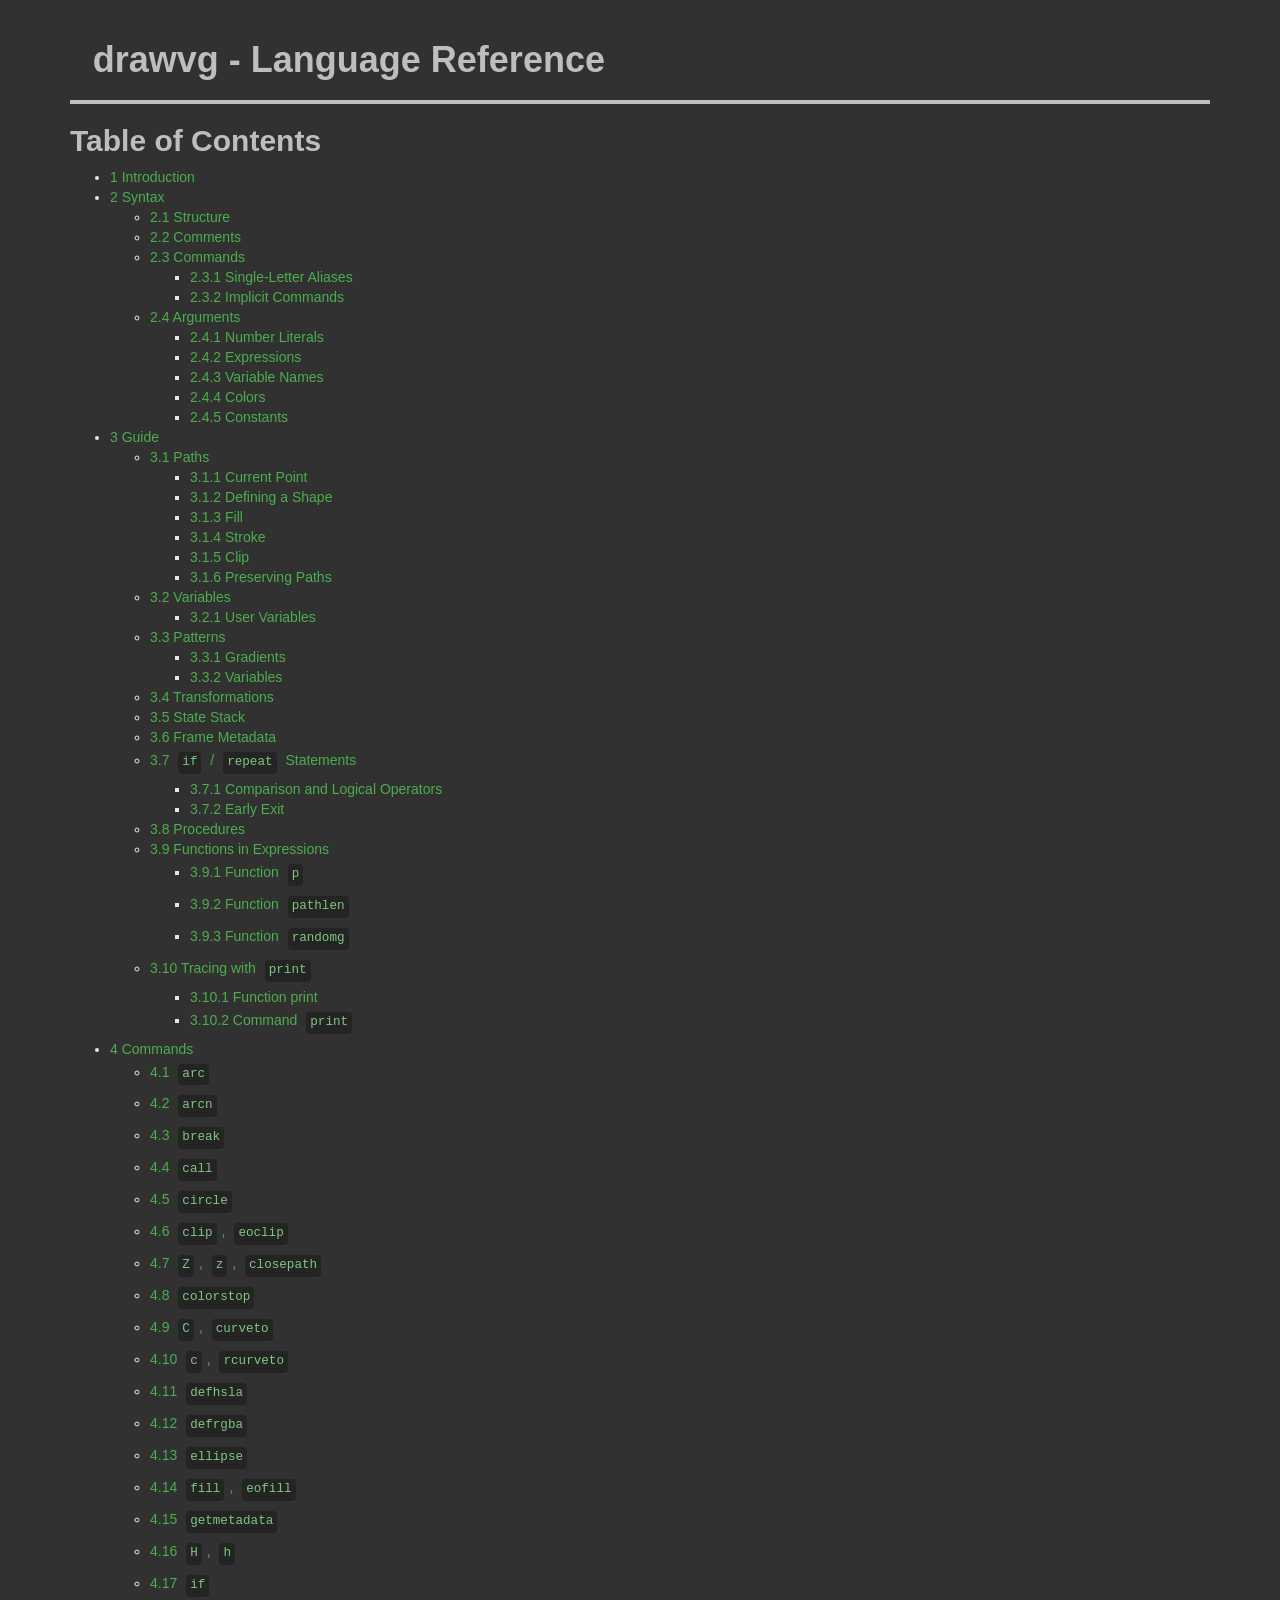
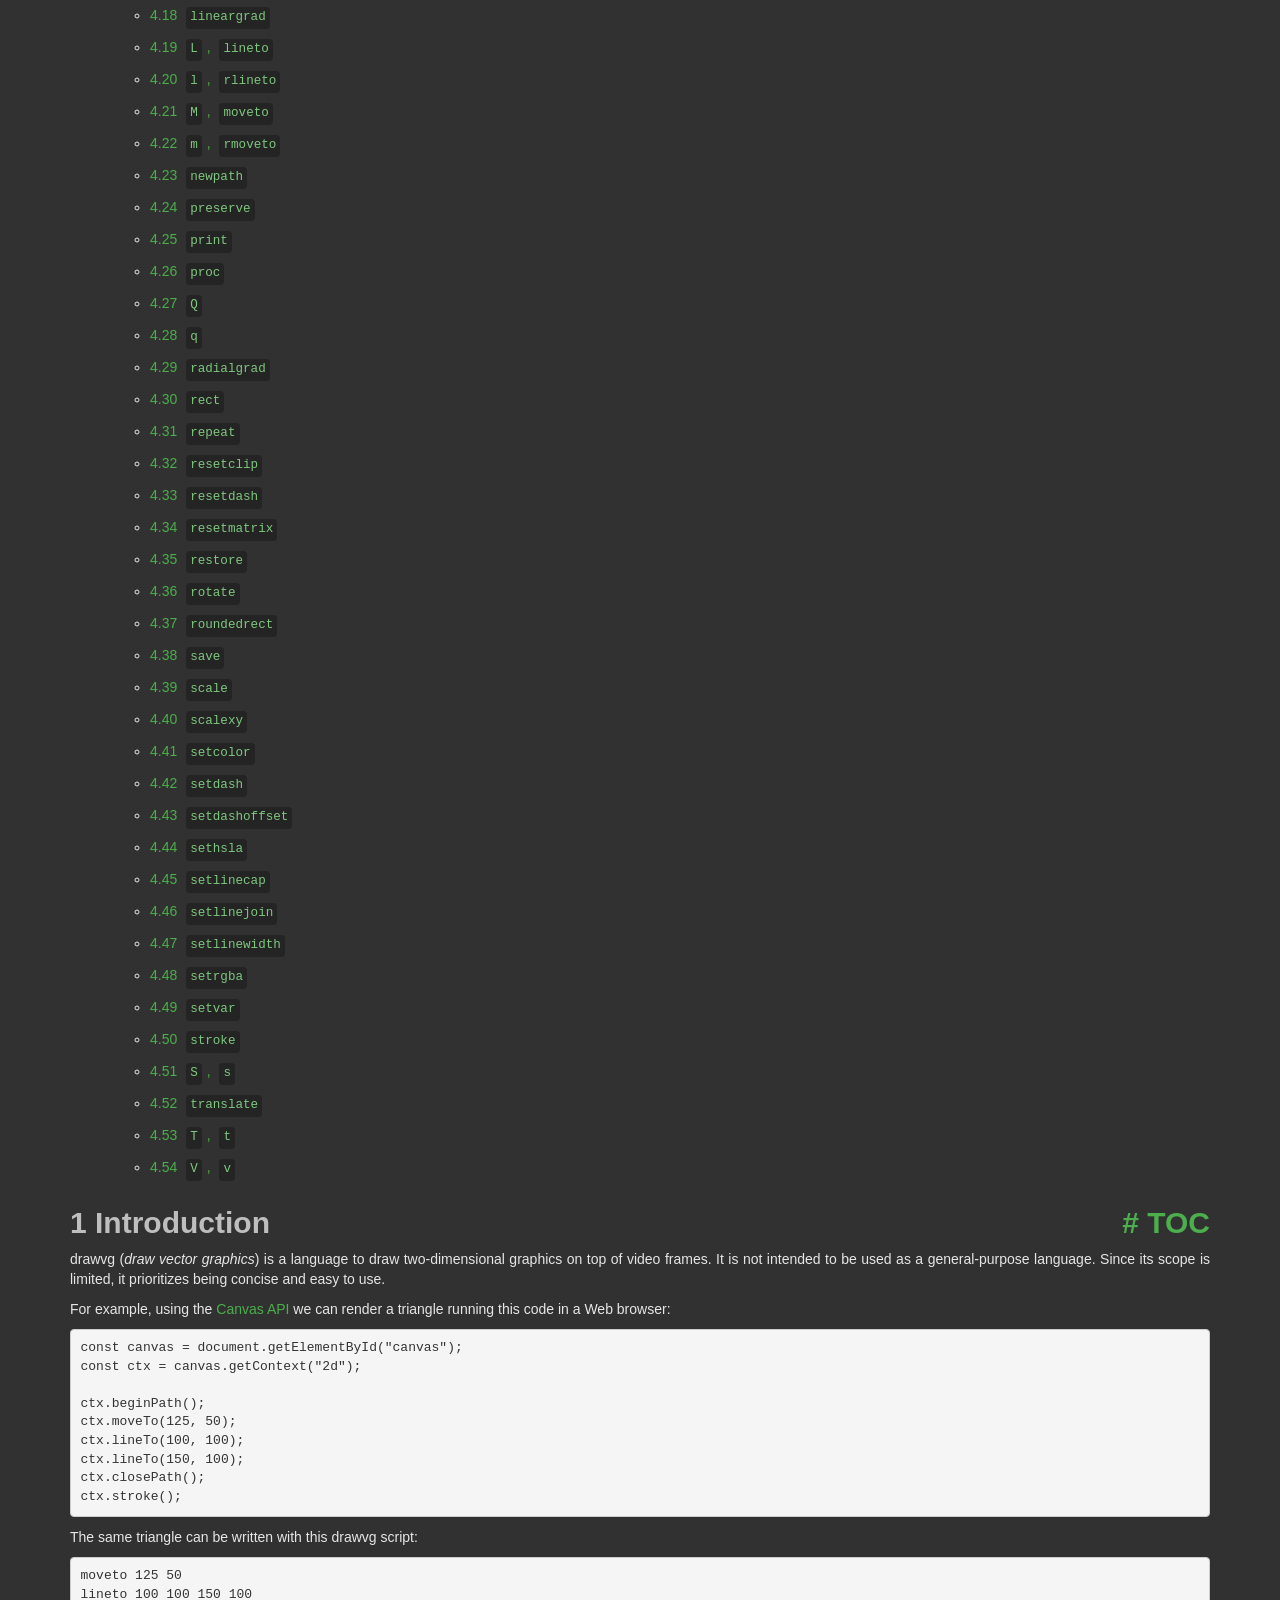
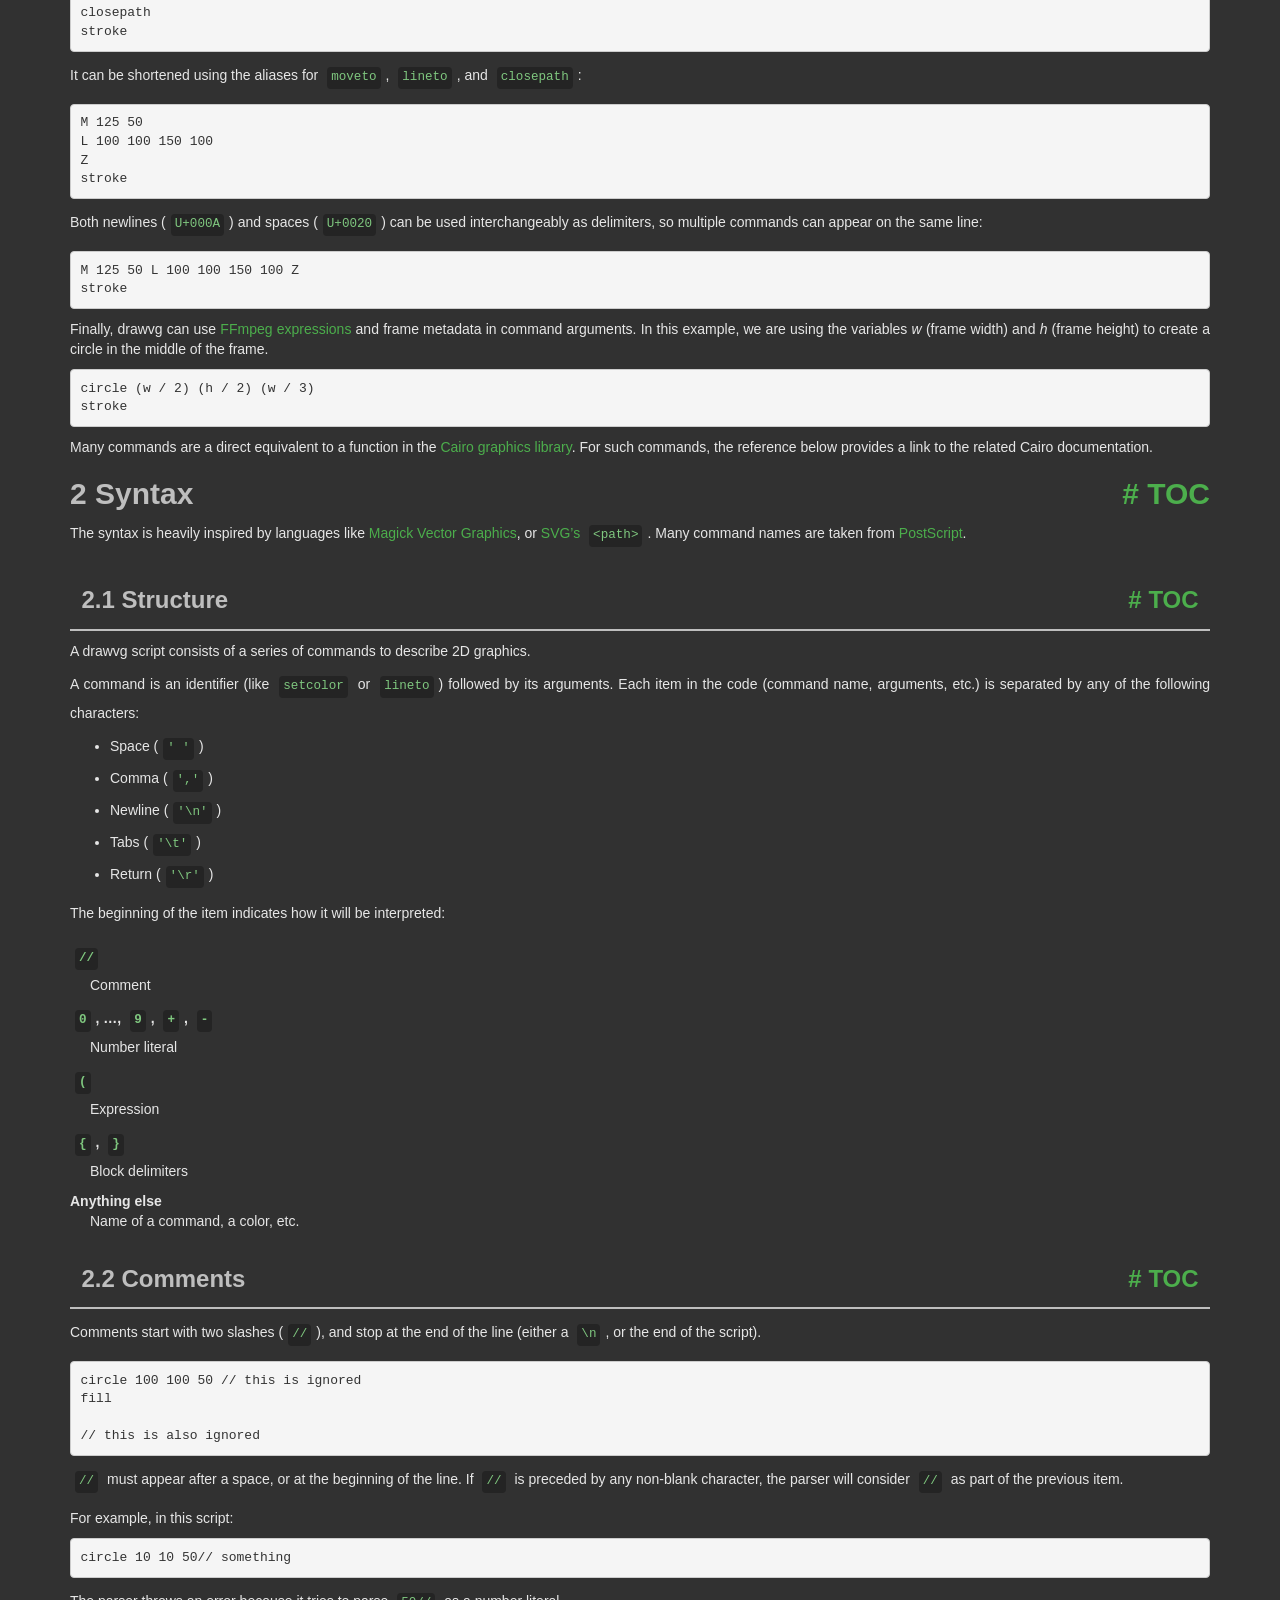
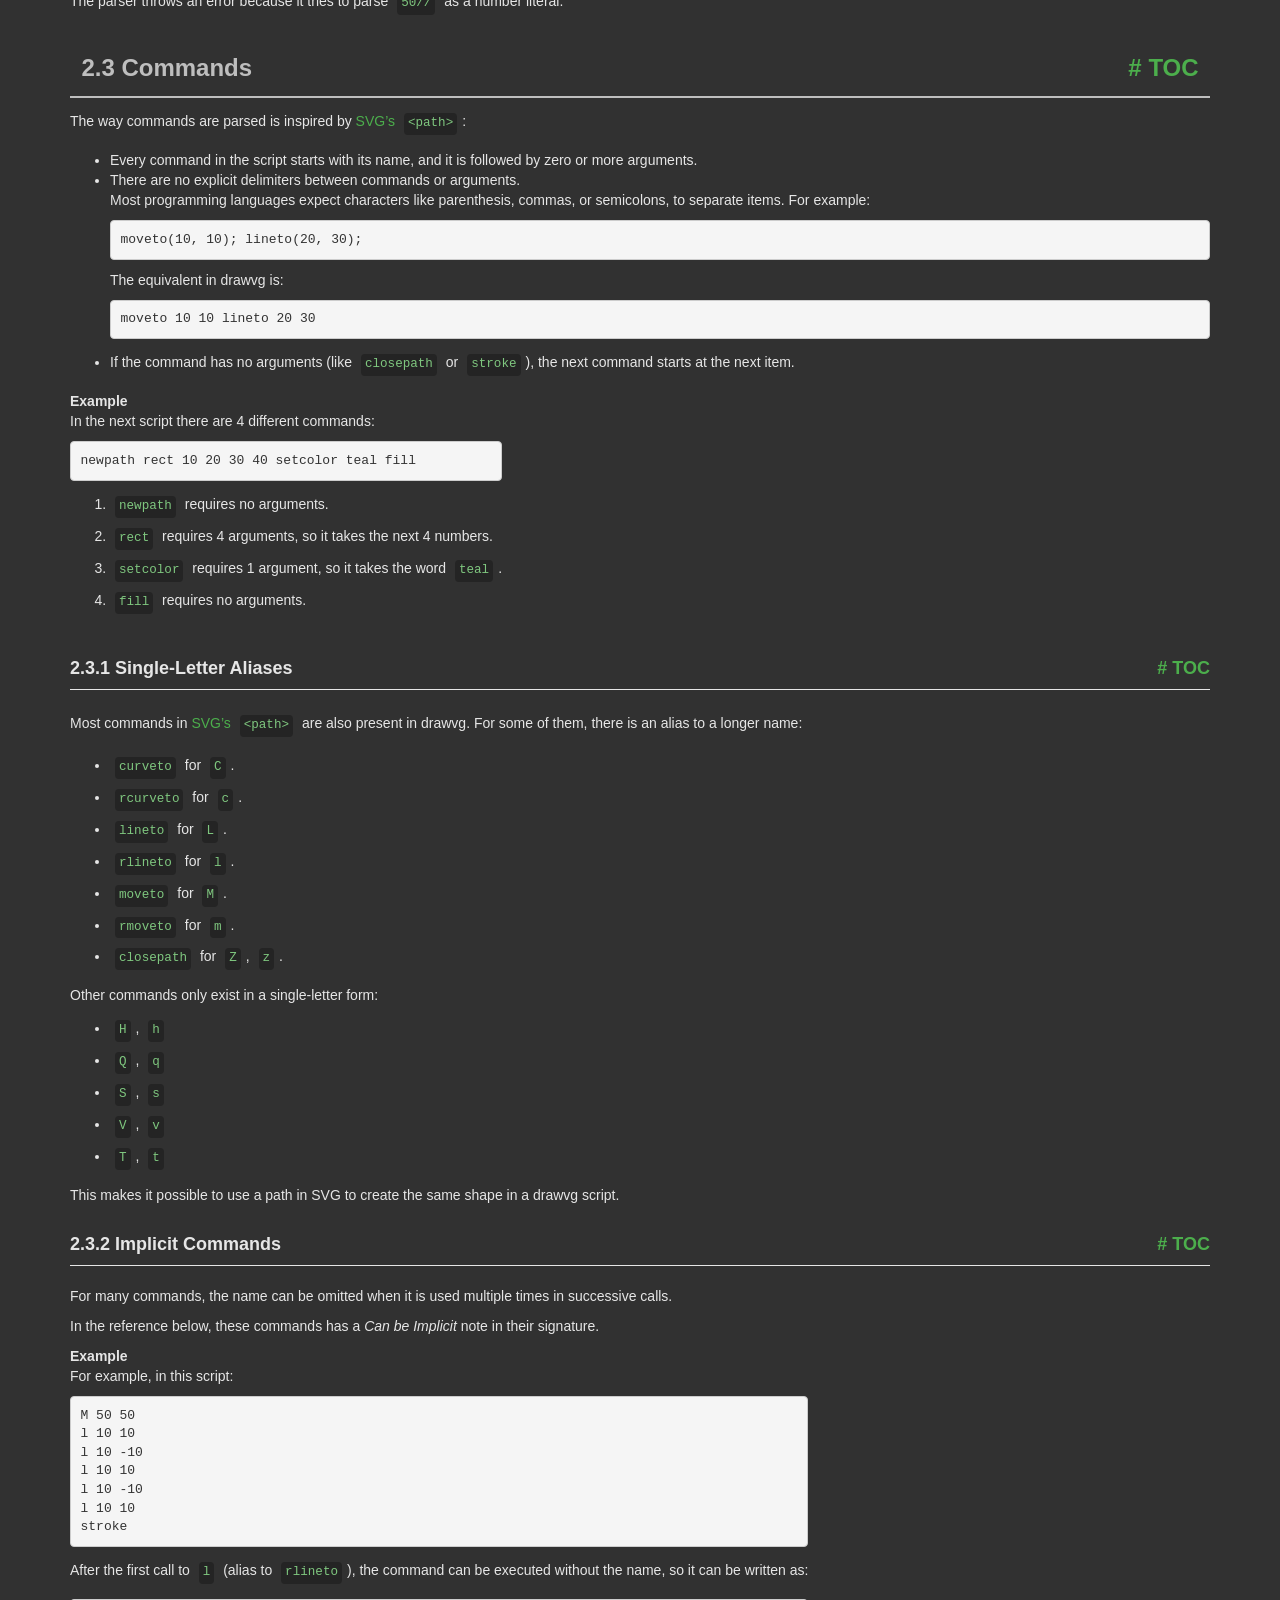
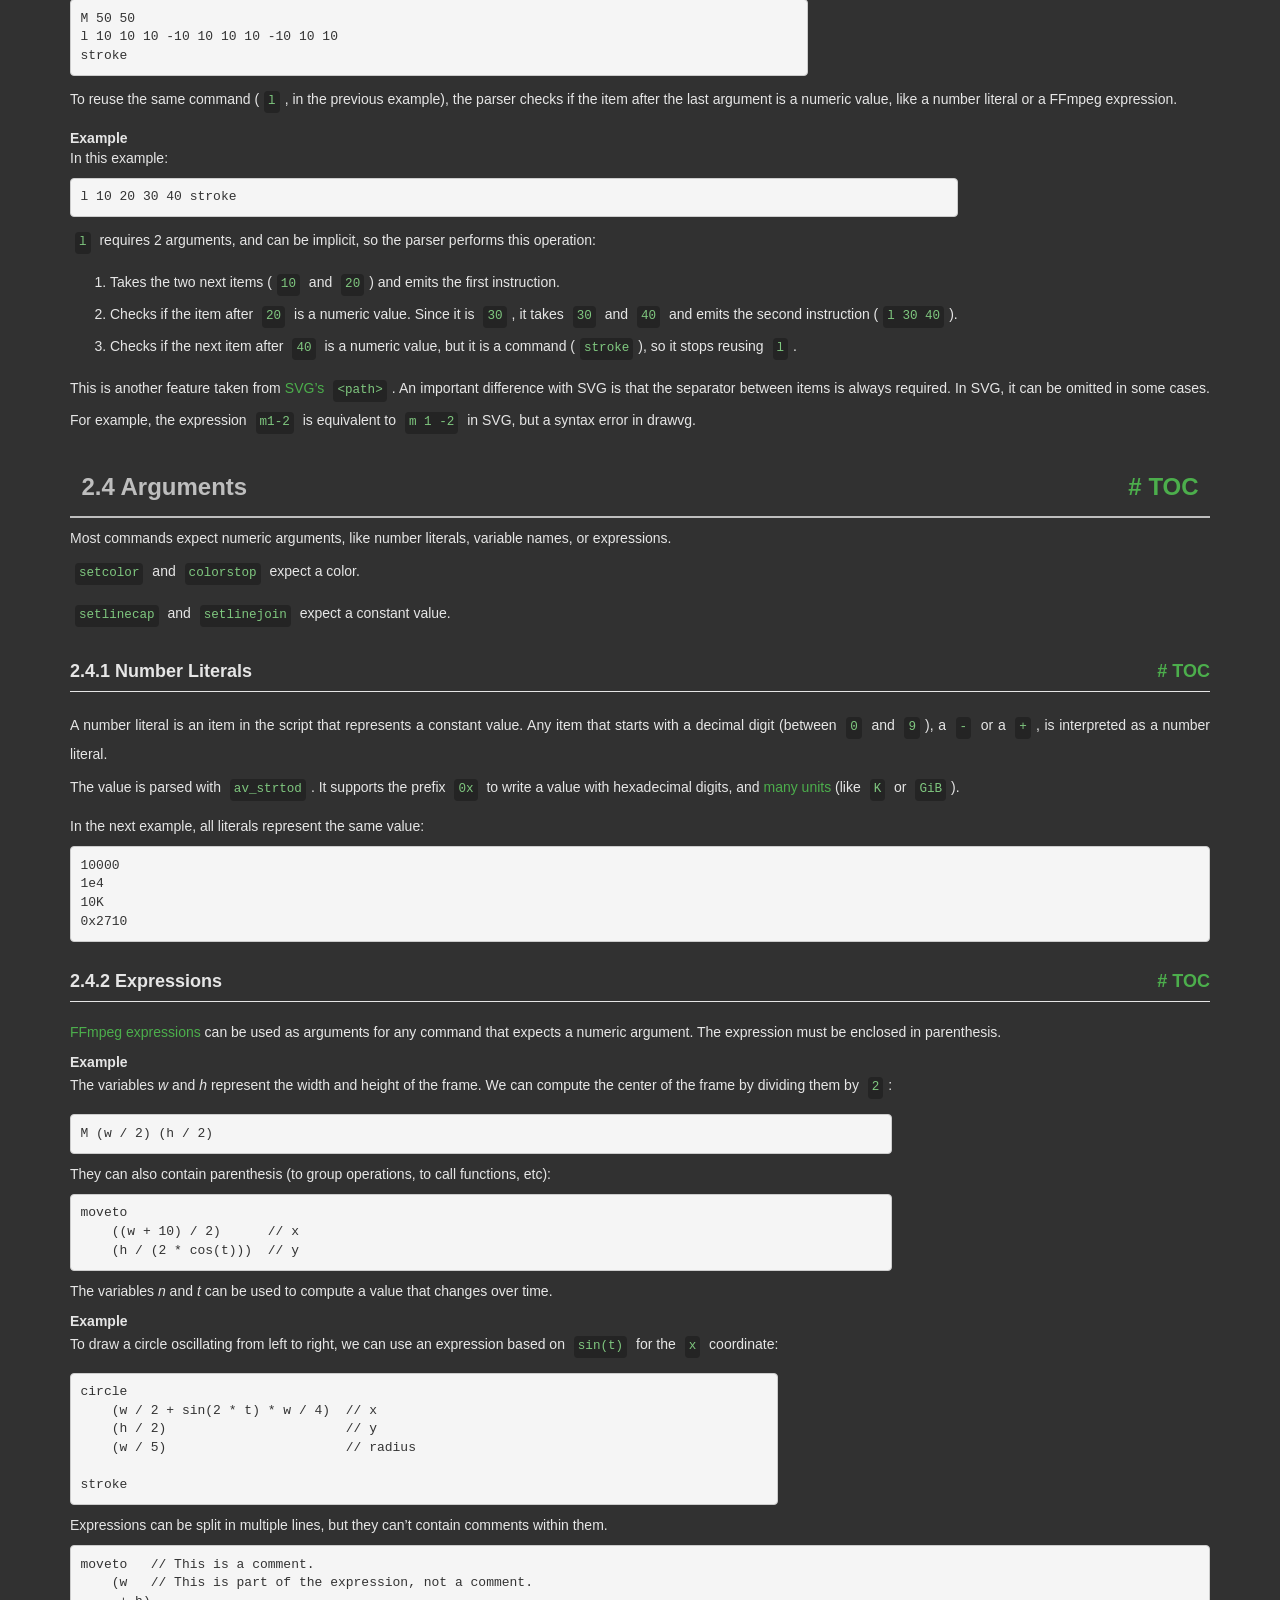
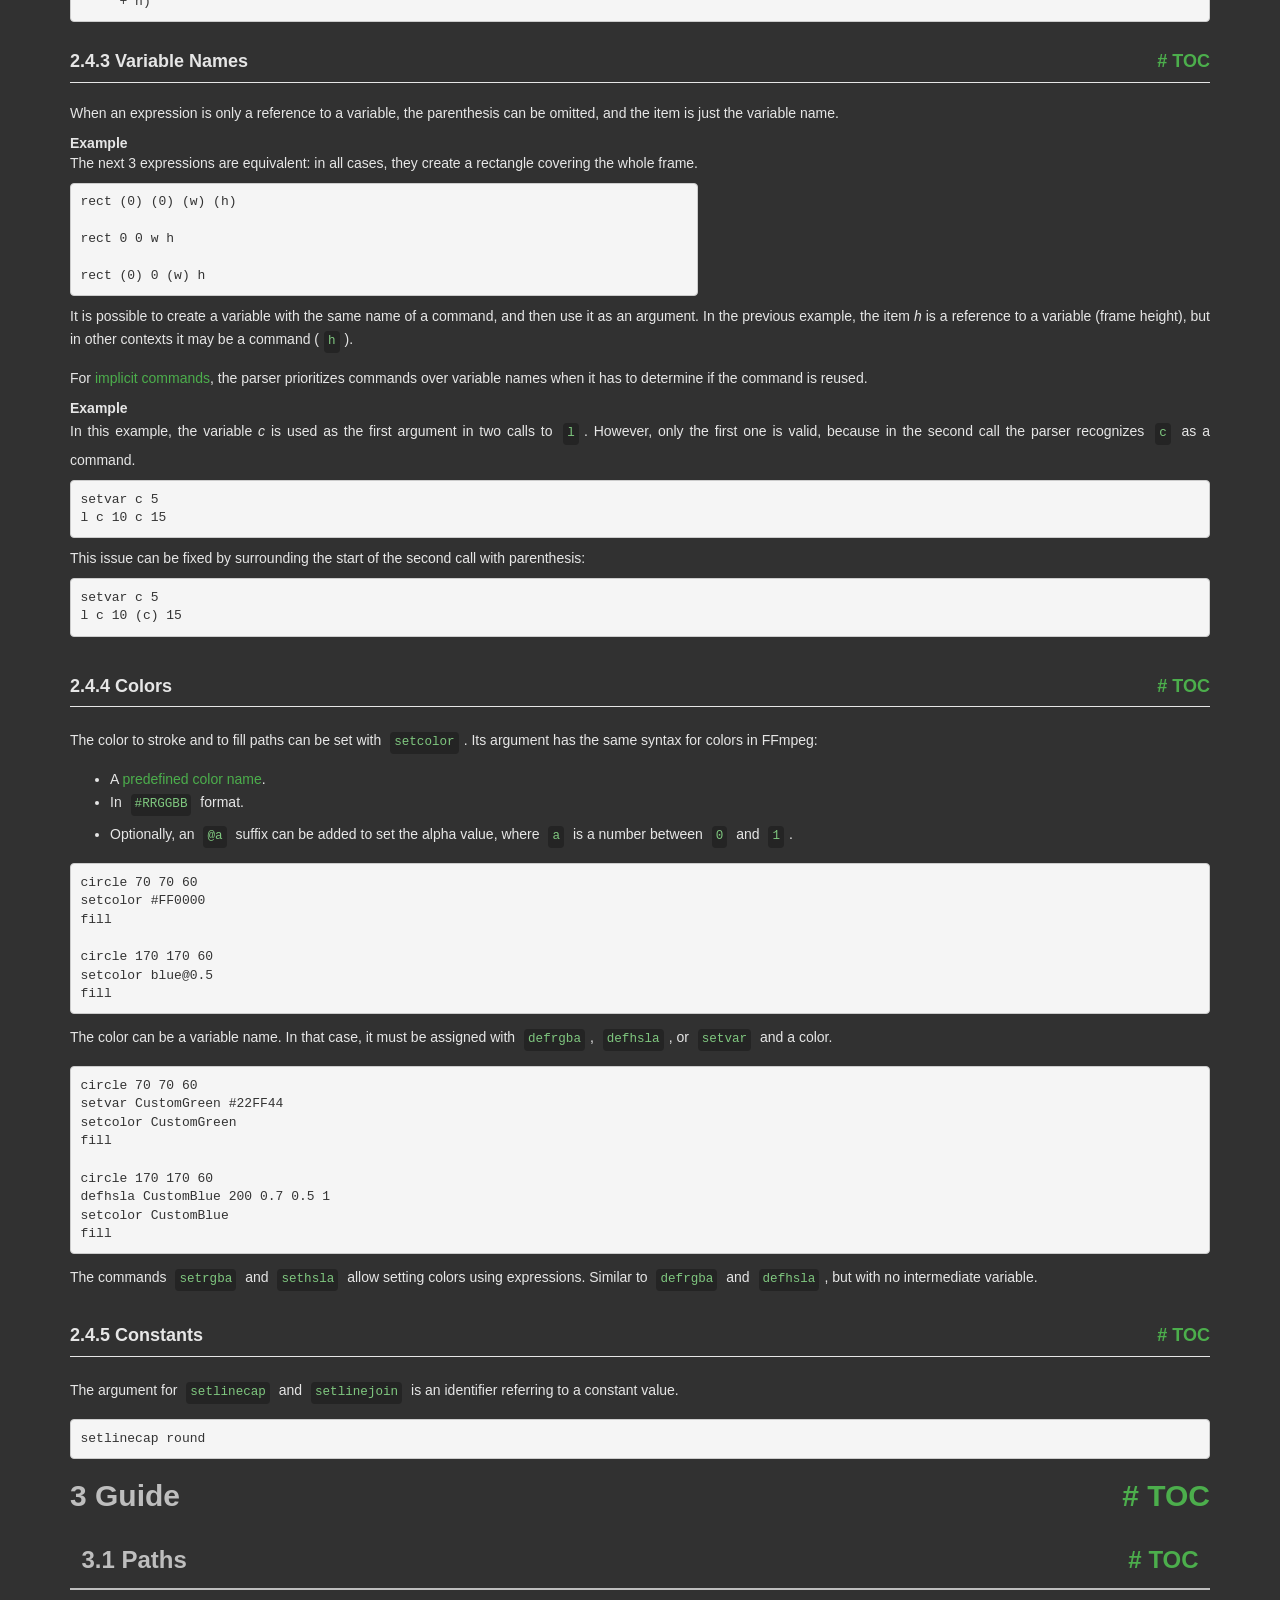
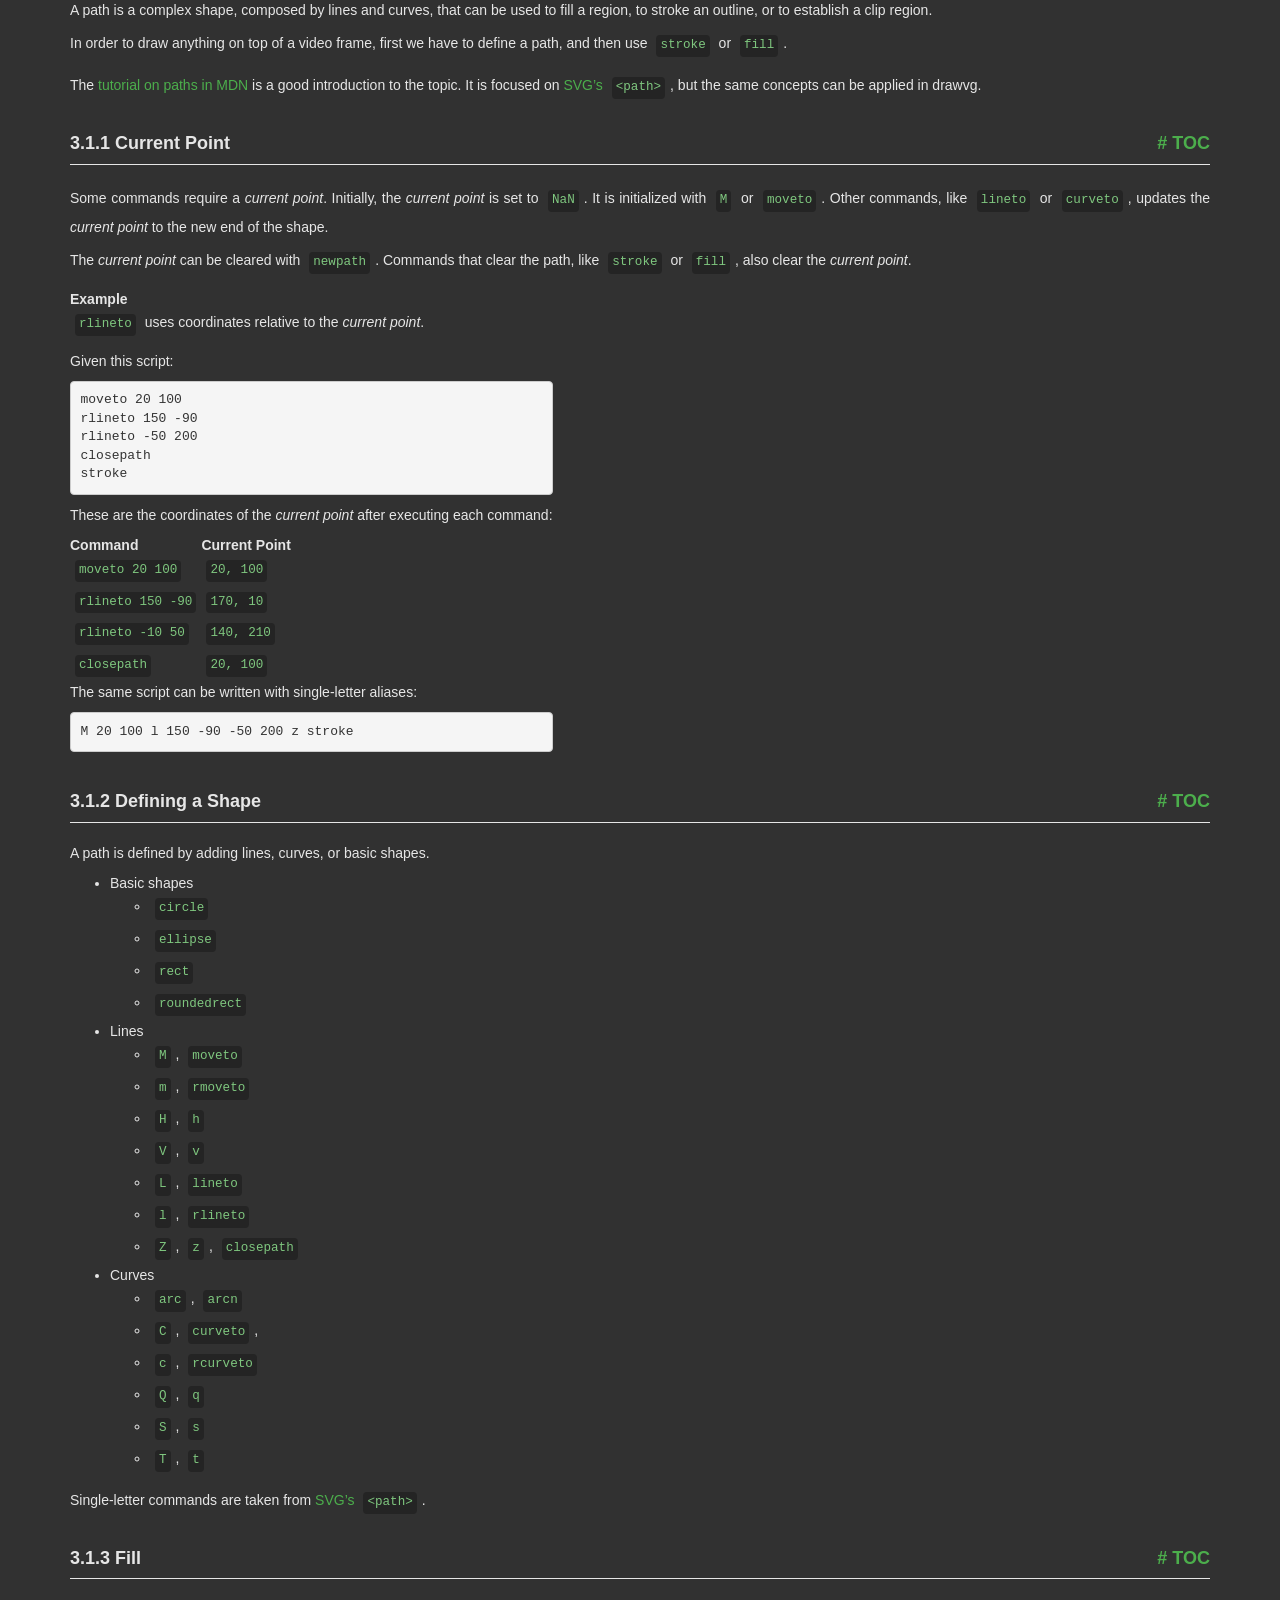
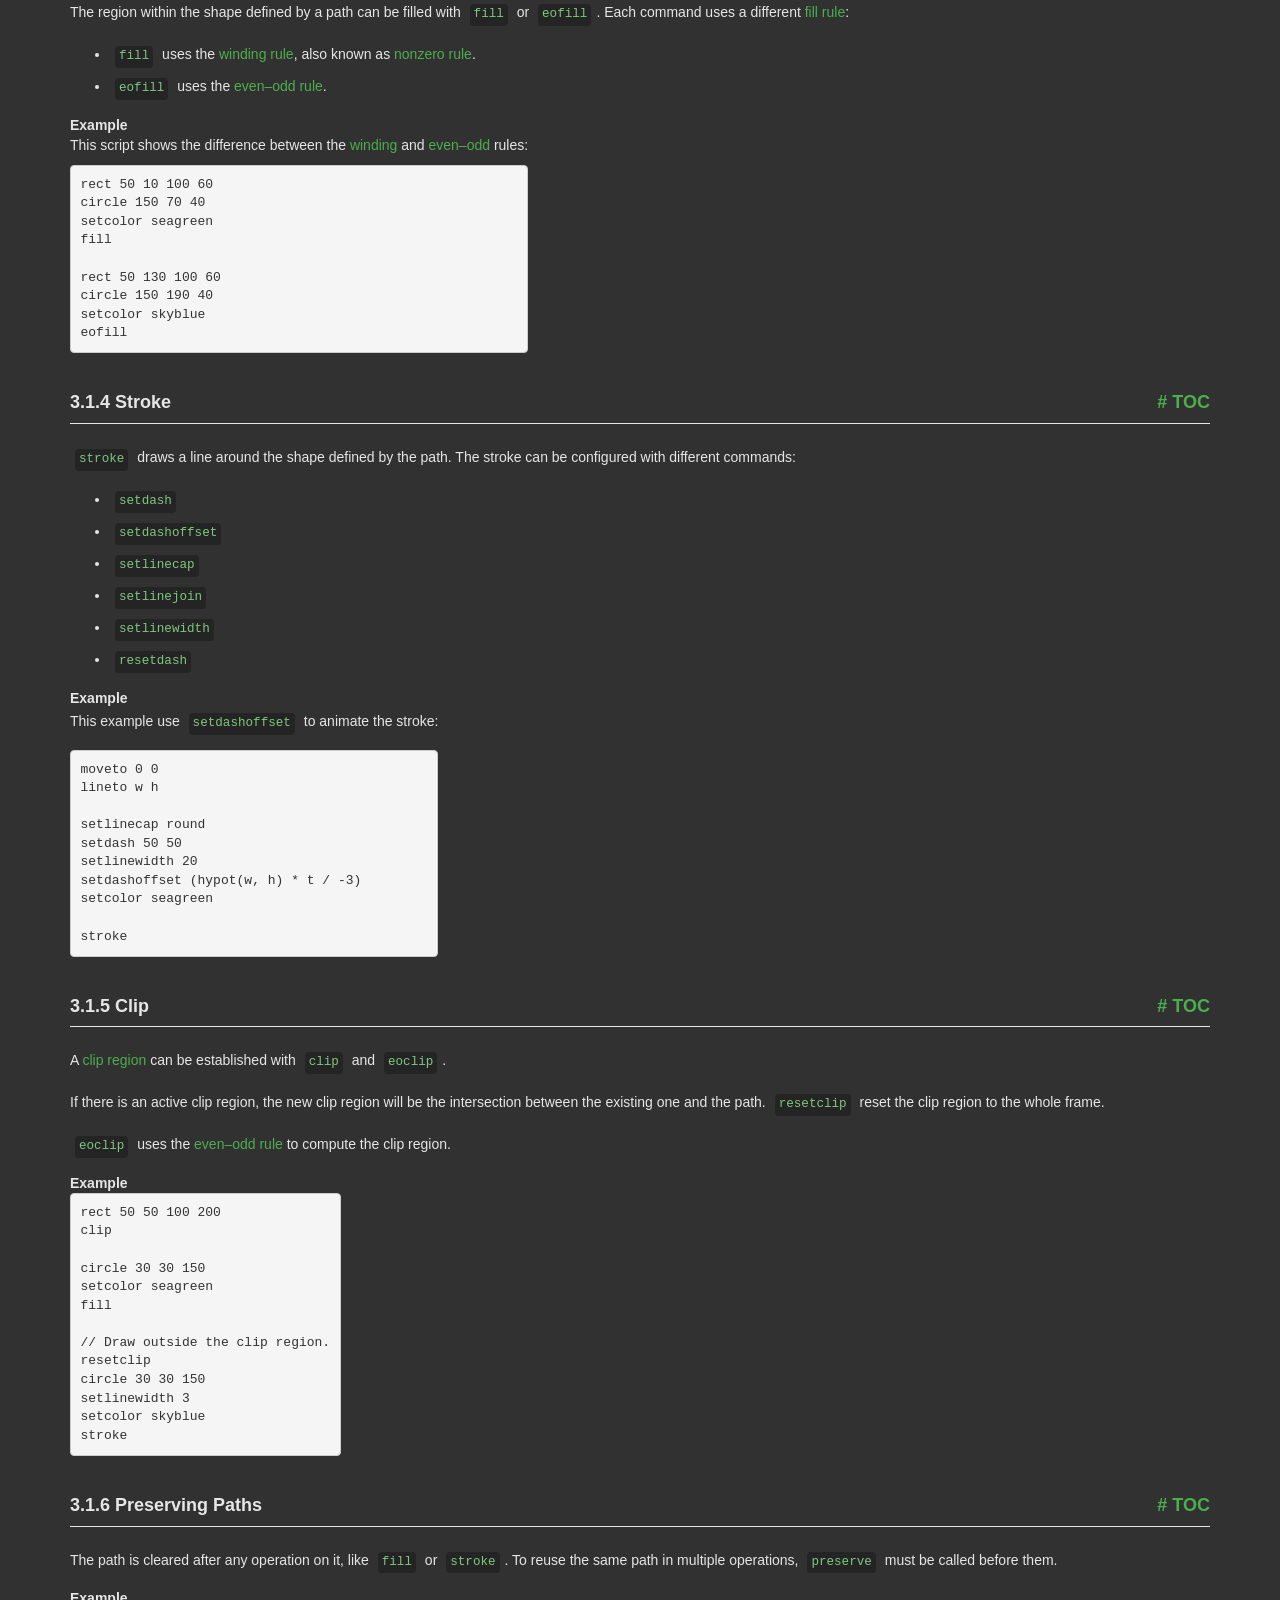
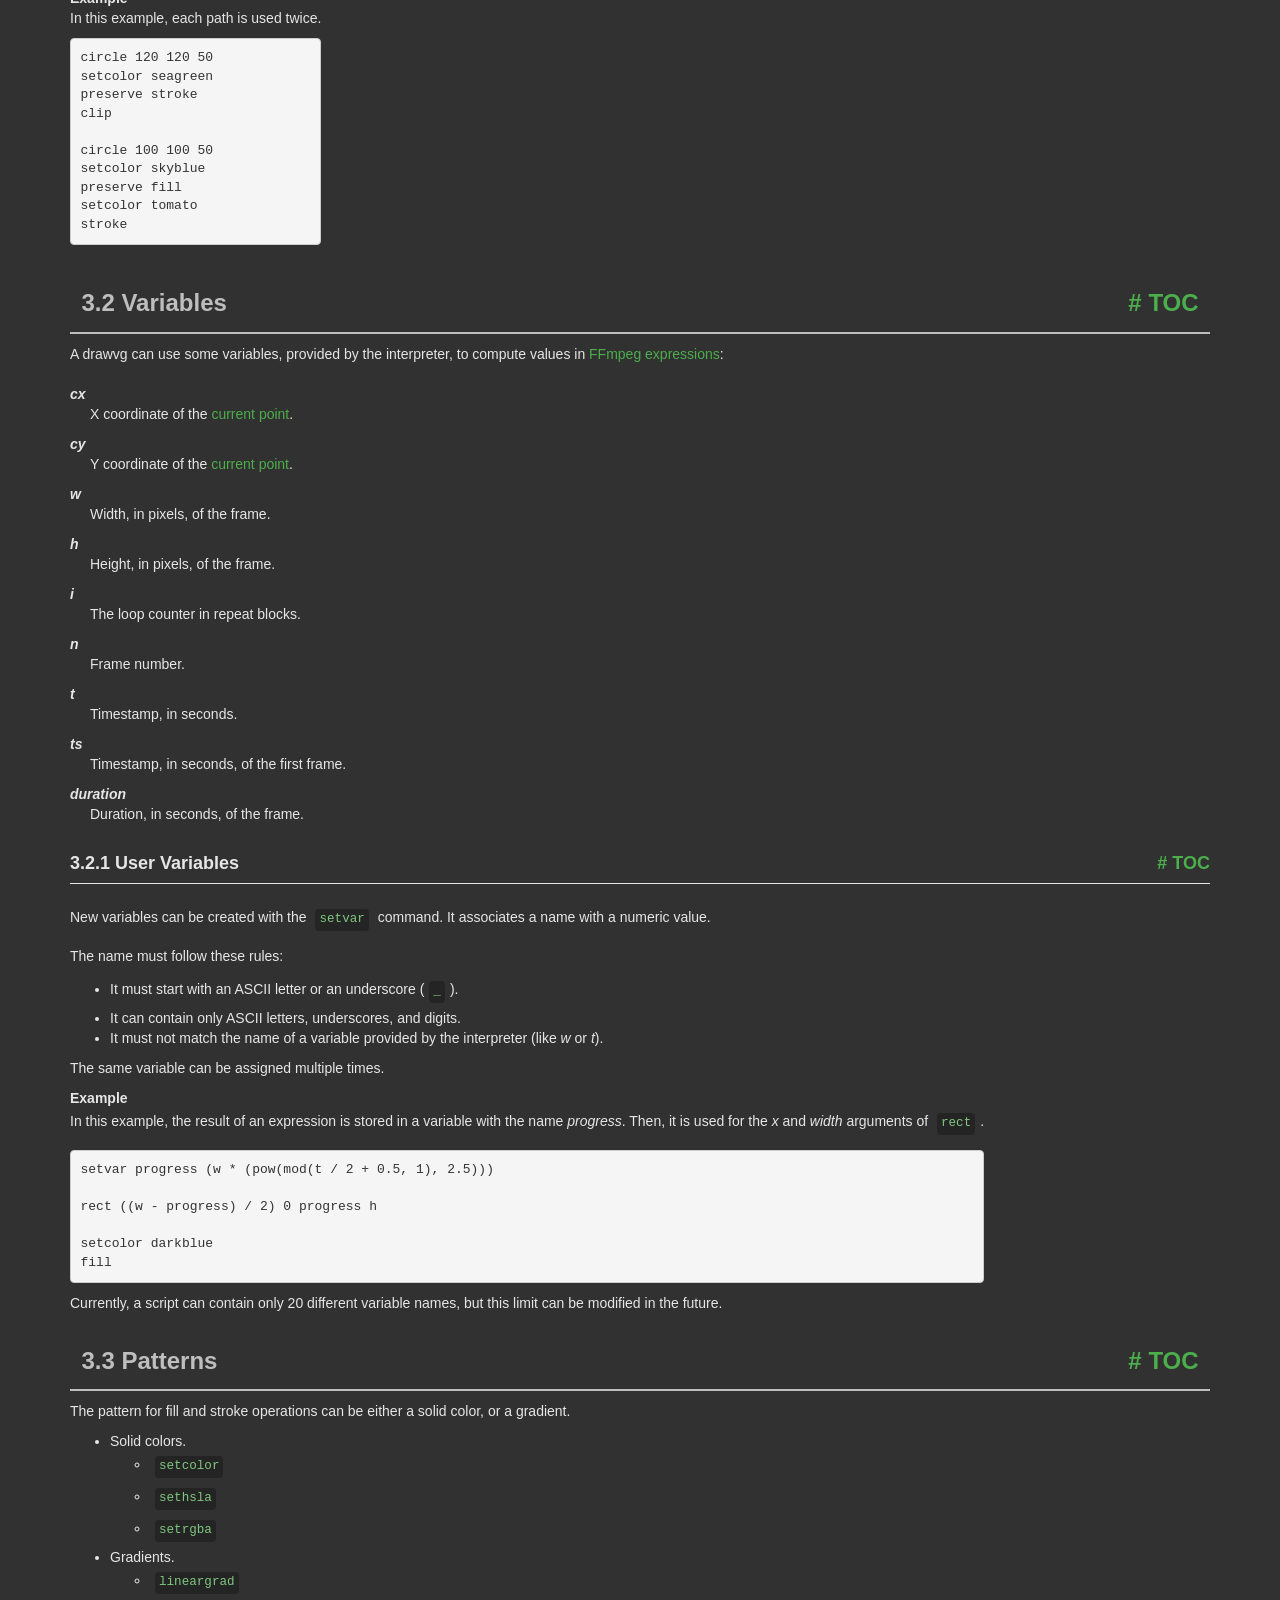
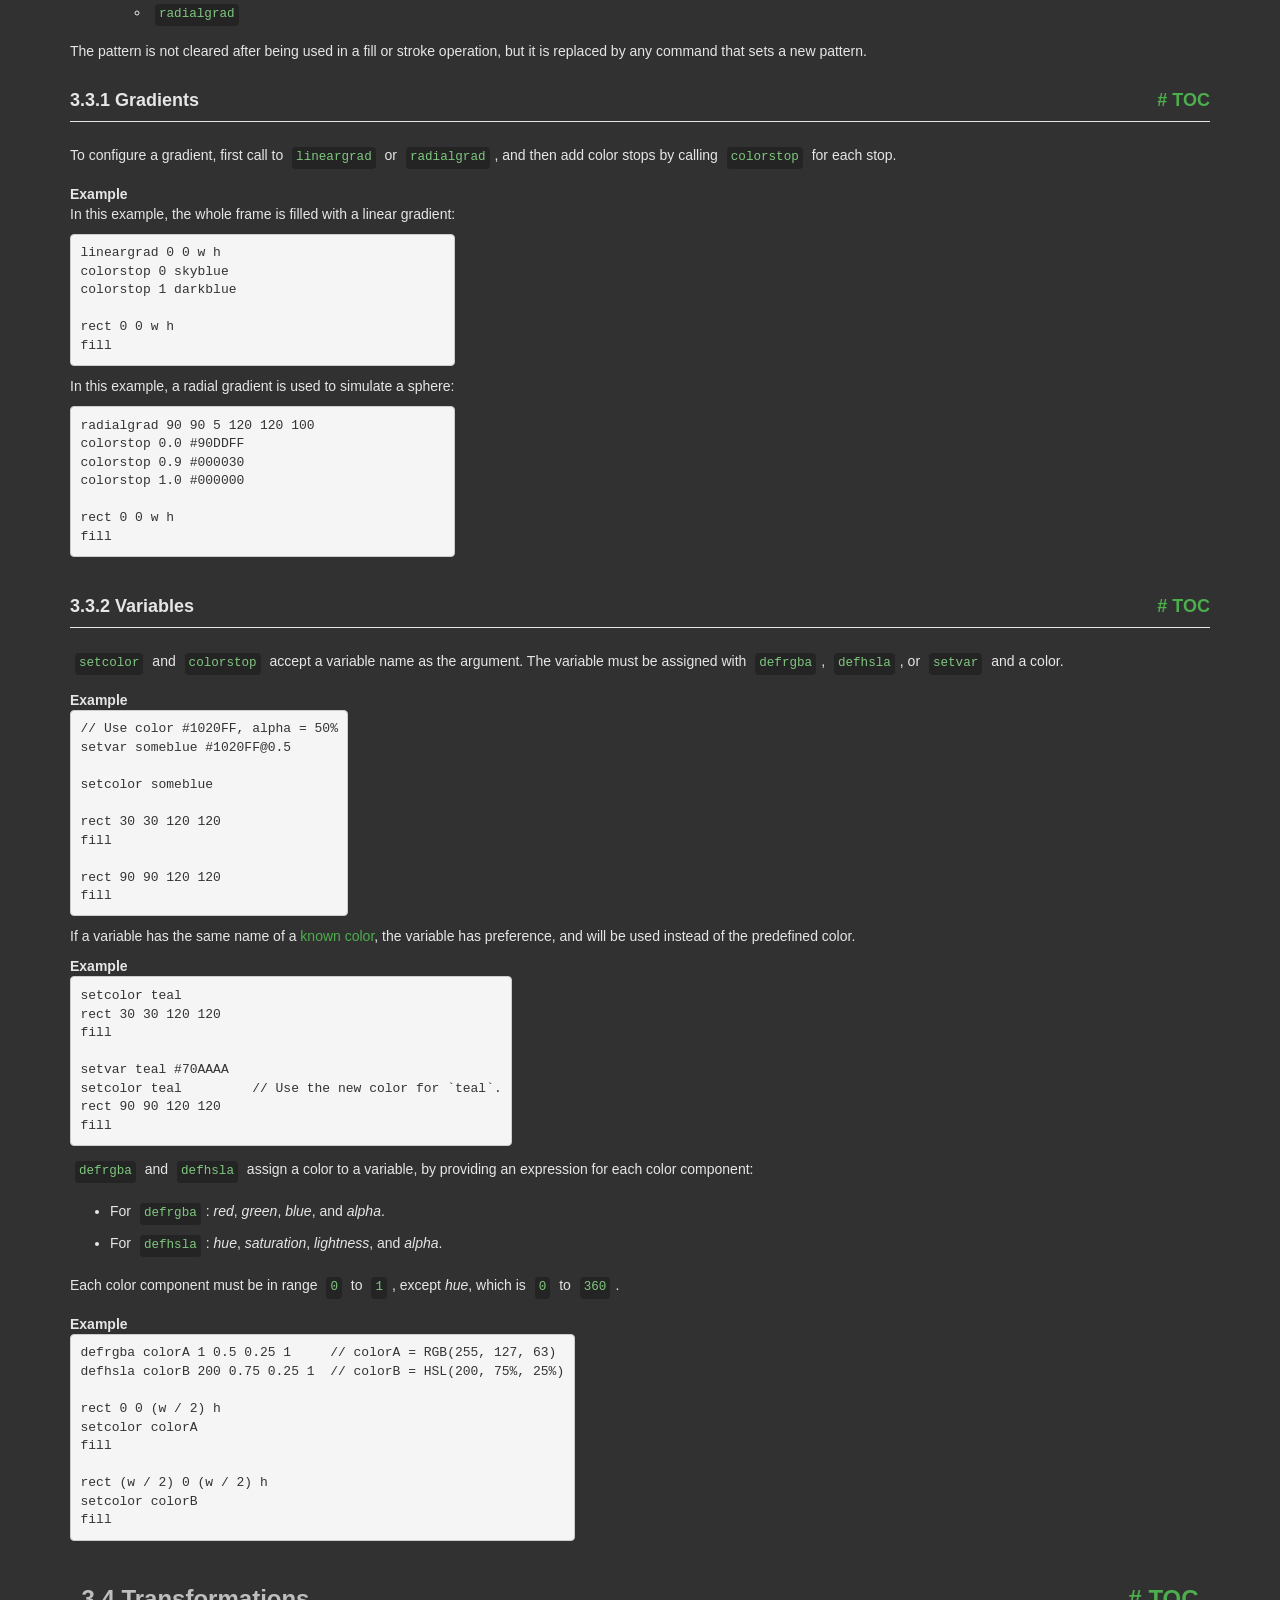
<file: tools/ffmpeg/doc/drawvg-reference.html>
<!DOCTYPE html PUBLIC "-//W3C//DTD HTML 4.01 Transitional//EN" "http://www.w3.org/TR/html4/loose.dtd">
<html>
<!-- Created by GNU Texinfo 7.2, https://www.gnu.org/software/texinfo/ -->
  <head>
    <meta charset="utf-8">
    <title>
      drawvg - Language Reference
    </title>
    <meta name="viewport" content="width=device-width,initial-scale=1.0">
    <link rel="stylesheet" type="text/css" href="bootstrap.min.css">
    <link rel="stylesheet" type="text/css" href="style.min.css">
  </head>
  <body>
    <div class="container">
      <h1>
      drawvg - Language Reference
      </h1>


<a name="SEC_Top"></a>

<div class="region-contents" id="SEC_Contents">
<h2 class="contents-heading">Table of Contents</h2>

<div class="contents">

<ul class="toc-numbered-mark">
  <li><a id="toc-Introduction" href="#Introduction">1 Introduction</a></li>
  <li><a id="toc-Syntax" href="#Syntax">2 Syntax</a>
  <ul class="toc-numbered-mark">
    <li><a id="toc-Structure" href="#Structure">2.1 Structure</a></li>
    <li><a id="toc-Comments" href="#Comments">2.2 Comments</a></li>
    <li><a id="toc-Commands" href="#Commands">2.3 Commands</a>
    <ul class="toc-numbered-mark">
      <li><a id="toc-Single_002dLetter-Aliases" href="#Single_002dLetter-Aliases">2.3.1 Single-Letter Aliases</a></li>
      <li><a id="toc-Implicit-Commands" href="#Implicit-Commands">2.3.2 Implicit Commands</a></li>
    </ul></li>
    <li><a id="toc-Arguments" href="#Arguments">2.4 Arguments</a>
    <ul class="toc-numbered-mark">
      <li><a id="toc-Number-Literals" href="#Number-Literals">2.4.1 Number Literals</a></li>
      <li><a id="toc-Expressions" href="#Expressions">2.4.2 Expressions</a></li>
      <li><a id="toc-Variable-Names" href="#Variable-Names">2.4.3 Variable Names</a></li>
      <li><a id="toc-Colors" href="#Colors-1">2.4.4 Colors</a></li>
      <li><a id="toc-Constants" href="#Constants">2.4.5 Constants</a></li>
    </ul></li>
  </ul></li>
  <li><a id="toc-Guide" href="#Guide">3 Guide</a>
  <ul class="toc-numbered-mark">
    <li><a id="toc-Paths" href="#Paths">3.1 Paths</a>
    <ul class="toc-numbered-mark">
      <li><a id="toc-Current-Point" href="#Current-Point">3.1.1 Current Point</a></li>
      <li><a id="toc-Defining-a-Shape" href="#Defining-a-Shape">3.1.2 Defining a Shape</a></li>
      <li><a id="toc-Fill" href="#Fill">3.1.3 Fill</a></li>
      <li><a id="toc-Stroke" href="#Stroke">3.1.4 Stroke</a></li>
      <li><a id="toc-Clip" href="#Clip">3.1.5 Clip</a></li>
      <li><a id="toc-Preserving-Paths" href="#Preserving-Paths">3.1.6 Preserving Paths</a></li>
    </ul></li>
    <li><a id="toc-Variables" href="#Variables">3.2 Variables</a>
    <ul class="toc-numbered-mark">
      <li><a id="toc-User-Variables" href="#User-Variables-1">3.2.1 User Variables</a></li>
    </ul></li>
    <li><a id="toc-Patterns" href="#Patterns">3.3 Patterns</a>
    <ul class="toc-numbered-mark">
      <li><a id="toc-Gradients" href="#Gradients">3.3.1 Gradients</a></li>
      <li><a id="toc-Variables-1" href="#Variables-1">3.3.2 Variables</a></li>
    </ul></li>
    <li><a id="toc-Transformations" href="#Transformations">3.4 Transformations</a></li>
    <li><a id="toc-State-Stack" href="#State-Stack-1">3.5 State Stack</a></li>
    <li><a id="toc-Frame-Metadata" href="#Frame-Metadata-1">3.6 Frame Metadata</a></li>
    <li><a id="toc-if-_002f-repeat-Statements" href="#if-_002f-repeat-Statements">3.7 <code class="code">if</code> / <code class="code">repeat</code> Statements</a>
    <ul class="toc-numbered-mark">
      <li><a id="toc-Comparison-and-Logical-Operators" href="#Comparison-and-Logical-Operators">3.7.1 Comparison and Logical Operators</a></li>
      <li><a id="toc-Early-Exit" href="#Early-Exit">3.7.2 Early Exit</a></li>
    </ul></li>
    <li><a id="toc-Procedures" href="#Procedures-1">3.8 Procedures</a></li>
    <li><a id="toc-Functions-in-Expressions" href="#Functions-in-Expressions">3.9 Functions in Expressions</a>
    <ul class="toc-numbered-mark">
      <li><a id="toc-Function-p" href="#Function-p">3.9.1 Function <code class="code">p</code></a></li>
      <li><a id="toc-Function-pathlen" href="#Function-pathlen">3.9.2 Function <code class="code">pathlen</code></a></li>
      <li><a id="toc-Function-randomg" href="#Function-randomg">3.9.3 Function <code class="code">randomg</code></a></li>
    </ul></li>
    <li><a id="toc-Tracing-with-print" href="#Tracing-with-print">3.10 Tracing with <code class="code">print</code></a>
    <ul class="toc-numbered-mark">
      <li><a id="toc-Function-print" href="#Function-print">3.10.1 Function print</a></li>
      <li><a id="toc-Command-print" href="#Command-print-1">3.10.2 Command <code class="code">print</code></a></li>
    </ul></li>
  </ul></li>
  <li><a id="toc-Commands-1" href="#Commands-1">4 Commands</a>
  <ul class="toc-numbered-mark">
    <li><a id="toc-arc" href="#arc">4.1 <code class="code">arc</code></a></li>
    <li><a id="toc-arcn" href="#arcn">4.2 <code class="code">arcn</code></a></li>
    <li><a id="toc-break" href="#break">4.3 <code class="code">break</code></a></li>
    <li><a id="toc-call" href="#call">4.4 <code class="code">call</code></a></li>
    <li><a id="toc-circle" href="#circle">4.5 <code class="code">circle</code></a></li>
    <li><a id="toc-clip_002c-eoclip" href="#clip_002c-eoclip">4.6 <code class="code">clip</code>, <code class="code">eoclip</code></a></li>
    <li><a id="toc-Z_002c-z_002c-closepath" href="#Z_002c-z_002c-closepath">4.7 <code class="code">Z</code>, <code class="code">z</code>, <code class="code">closepath</code></a></li>
    <li><a id="toc-colorstop" href="#colorstop">4.8 <code class="code">colorstop</code></a></li>
    <li><a id="toc-C_002c-curveto" href="#C_002c-curveto">4.9 <code class="code">C</code>, <code class="code">curveto</code></a></li>
    <li><a id="toc-c_002c-rcurveto" href="#c_002c-rcurveto">4.10 <code class="code">c</code>, <code class="code">rcurveto</code></a></li>
    <li><a id="toc-defhsla" href="#defhsla">4.11 <code class="code">defhsla</code></a></li>
    <li><a id="toc-defrgba" href="#defrgba">4.12 <code class="code">defrgba</code></a></li>
    <li><a id="toc-ellipse" href="#ellipse">4.13 <code class="code">ellipse</code></a></li>
    <li><a id="toc-fill_002c-eofill" href="#fill_002c-eofill">4.14 <code class="code">fill</code>, <code class="code">eofill</code></a></li>
    <li><a id="toc-getmetadata" href="#getmetadata">4.15 <code class="code">getmetadata</code></a></li>
    <li><a id="toc-H_002c-h" href="#H_002c-h">4.16 <code class="code">H</code>, <code class="code">h</code></a></li>
    <li><a id="toc-if" href="#if">4.17 <code class="code">if</code></a></li>
    <li><a id="toc-lineargrad" href="#lineargrad">4.18 <code class="code">lineargrad</code></a></li>
    <li><a id="toc-L_002c-lineto" href="#L_002c-lineto">4.19 <code class="code">L</code>, <code class="code">lineto</code></a></li>
    <li><a id="toc-l_002c-rlineto" href="#l_002c-rlineto">4.20 <code class="code">l</code>, <code class="code">rlineto</code></a></li>
    <li><a id="toc-M_002c-moveto" href="#M_002c-moveto">4.21 <code class="code">M</code>, <code class="code">moveto</code></a></li>
    <li><a id="toc-m_002c-rmoveto" href="#m_002c-rmoveto">4.22 <code class="code">m</code>, <code class="code">rmoveto</code></a></li>
    <li><a id="toc-newpath" href="#newpath">4.23 <code class="code">newpath</code></a></li>
    <li><a id="toc-preserve" href="#preserve">4.24 <code class="code">preserve</code></a></li>
    <li><a id="toc-print" href="#print">4.25 <code class="code">print</code></a></li>
    <li><a id="toc-proc" href="#proc">4.26 <code class="code">proc</code></a></li>
    <li><a id="toc-Q" href="#Q">4.27 <code class="code">Q</code></a></li>
    <li><a id="toc-q" href="#q">4.28 <code class="code">q</code></a></li>
    <li><a id="toc-radialgrad" href="#radialgrad">4.29 <code class="code">radialgrad</code></a></li>
    <li><a id="toc-rect" href="#rect">4.30 <code class="code">rect</code></a></li>
    <li><a id="toc-repeat" href="#repeat">4.31 <code class="code">repeat</code></a></li>
    <li><a id="toc-resetclip" href="#resetclip">4.32 <code class="code">resetclip</code></a></li>
    <li><a id="toc-resetdash" href="#resetdash">4.33 <code class="code">resetdash</code></a></li>
    <li><a id="toc-resetmatrix" href="#resetmatrix">4.34 <code class="code">resetmatrix</code></a></li>
    <li><a id="toc-restore" href="#restore">4.35 <code class="code">restore</code></a></li>
    <li><a id="toc-rotate" href="#rotate">4.36 <code class="code">rotate</code></a></li>
    <li><a id="toc-roundedrect" href="#roundedrect">4.37 <code class="code">roundedrect</code></a></li>
    <li><a id="toc-save" href="#save">4.38 <code class="code">save</code></a></li>
    <li><a id="toc-scale" href="#scale">4.39 <code class="code">scale</code></a></li>
    <li><a id="toc-scalexy" href="#scalexy">4.40 <code class="code">scalexy</code></a></li>
    <li><a id="toc-setcolor" href="#setcolor">4.41 <code class="code">setcolor</code></a></li>
    <li><a id="toc-setdash" href="#setdash">4.42 <code class="code">setdash</code></a></li>
    <li><a id="toc-setdashoffset" href="#setdashoffset">4.43 <code class="code">setdashoffset</code></a></li>
    <li><a id="toc-sethsla" href="#sethsla">4.44 <code class="code">sethsla</code></a></li>
    <li><a id="toc-setlinecap" href="#setlinecap">4.45 <code class="code">setlinecap</code></a></li>
    <li><a id="toc-setlinejoin" href="#setlinejoin">4.46 <code class="code">setlinejoin</code></a></li>
    <li><a id="toc-setlinewidth" href="#setlinewidth">4.47 <code class="code">setlinewidth</code></a></li>
    <li><a id="toc-setrgba" href="#setrgba">4.48 <code class="code">setrgba</code></a></li>
    <li><a id="toc-setvar" href="#setvar">4.49 <code class="code">setvar</code></a></li>
    <li><a id="toc-stroke" href="#stroke">4.50 <code class="code">stroke</code></a></li>
    <li><a id="toc-S_002c-s" href="#S_002c-s">4.51 <code class="code">S</code>, <code class="code">s</code></a></li>
    <li><a id="toc-translate" href="#translate">4.52 <code class="code">translate</code></a></li>
    <li><a id="toc-T_002c-t" href="#T_002c-t">4.53 <code class="code">T</code>, <code class="code">t</code></a></li>
    <li><a id="toc-V_002c-v" href="#V_002c-v">4.54 <code class="code">V</code>, <code class="code">v</code></a></li>
  </ul></li>
</ul>
</div>
</div>



<a name="Introduction"></a>
<h2 class="chapter">1 Introduction<span class="pull-right"><a class="anchor hidden-xs" href="#Introduction" aria-hidden="true">#</a> <a class="anchor hidden-xs"href="#toc-Introduction" aria-hidden="true">TOC</a></span></h2>

<p>drawvg (<em class="emph">draw vector graphics</em>) is a language to draw
two-dimensional graphics on top of video frames. It is not intended to
be used as a general-purpose language. Since its scope is limited, it
prioritizes being concise and easy to use.
</p>
<p>For example, using the
<a class="uref" href="https://developer.mozilla.org/en-US/docs/Web/API/Canvas_API">Canvas
API</a> we can render a triangle running this code in a Web browser:
</p>
<div class="example">
<pre class="example-preformatted">const canvas = document.getElementById(&quot;canvas&quot;);
const ctx = canvas.getContext(&quot;2d&quot;);

ctx.beginPath();
ctx.moveTo(125, 50);
ctx.lineTo(100, 100);
ctx.lineTo(150, 100);
ctx.closePath();
ctx.stroke();
</pre></div>

<p>The same triangle can be written with this drawvg script:
</p>
<div class="example">
<pre class="example-preformatted">moveto 125 50
lineto 100 100 150 100
closepath
stroke
</pre></div>

<p>It can be shortened using the aliases for <a class="ref" href="#cmd_005fmoveto"><code class="code">moveto</code></a>, <a class="ref" href="#cmd_005flineto"><code class="code">lineto</code></a>,
and <a class="ref" href="#cmd_005fclosepath"><code class="code">closepath</code></a>:
</p>
<div class="example">
<pre class="example-preformatted">M 125 50
L 100 100 150 100
Z
stroke
</pre></div>

<p>Both newlines (<code class="code">U+000A</code>) and spaces (<code class="code">U+0020</code>) can be used
interchangeably as delimiters, so multiple commands can appear on the
same line:
</p>
<div class="example">
<pre class="example-preformatted">M 125 50 L 100 100 150 100 Z
stroke
</pre></div>


<p>Finally, drawvg can use <a data-manual="ffmpeg-utils" href="./ffmpeg-utils.html#Expression-Evaluation">FFmpeg expressions</a> and frame metadata in command arguments. In
this example, we are using the variables <var class="var">w</var> (frame width) and <var class="var">h</var>
(frame height) to create a circle in the middle of the frame.
</p>
<div class="example">
<pre class="example-preformatted">circle (w / 2) (h / 2) (w / 3)
stroke
</pre></div>

<p>Many commands are a direct equivalent to a function in the
<a class="uref" href="https://www.cairographics.org/">Cairo graphics library</a>. For such
commands, the reference below provides a link to the related Cairo
documentation.
</p>
<a name="Syntax"></a>
<h2 class="chapter">2 Syntax<span class="pull-right"><a class="anchor hidden-xs" href="#Syntax" aria-hidden="true">#</a> <a class="anchor hidden-xs"href="#toc-Syntax" aria-hidden="true">TOC</a></span></h2>


<p>The syntax is heavily inspired by languages like
<a class="uref" href="https://imagemagick.org/script/magick-vector-graphics.php">Magick
Vector Graphics</a>, or <a class="uref" href="https://developer.mozilla.org/en-US/docs/Web/SVG/Reference/Element/path">SVG&rsquo;s <code class="code">&lt;path&gt;</code></a>. Many command names are taken from
<a class="uref" href="https://en.wikipedia.org/wiki/PostScript">PostScript</a>.
</p>
<a name="Structure"></a>
<h3 class="section">2.1 Structure<span class="pull-right"><a class="anchor hidden-xs" href="#Structure" aria-hidden="true">#</a> <a class="anchor hidden-xs"href="#toc-Structure" aria-hidden="true">TOC</a></span></h3>

<p>A drawvg script consists of a series of commands to describe 2D
graphics.
</p>
<p>A command is an identifier (like <a class="ref" href="#cmd_005fsetcolor"><code class="code">setcolor</code></a> or <a class="ref" href="#cmd_005flineto"><code class="code">lineto</code></a>)
followed by its arguments. Each item in the code (command name,
arguments, etc.) is separated by any of the following characters:
</p>
<ul class="itemize mark-bullet">
<li>Space (<code class="code">' '</code>)
</li><li>Comma (<code class="code">','</code>)
</li><li>Newline (<code class="code">'\n'</code>)
</li><li>Tabs (<code class="code">'\t'</code>)
</li><li>Return (<code class="code">'\r'</code>)
</li></ul>

<p>The beginning of the item indicates how it will be interpreted:
</p>
<dl class="table">
<dt><span class="r"><code class="code">//</code></span></dt>
<dd><p>Comment
</p></dd>
<dt><span class="r"><code class="code">0</code>, &hellip;, <code class="code">9</code>, <code class="code">+</code>, <code class="code">-</code></span></dt>
<dd><p>Number literal
</p></dd>
<dt><span class="r"><code class="code">(</code></span></dt>
<dd><p>Expression
</p></dd>
<dt><span class="r"><code class="code">{</code>, <code class="code">}</code></span></dt>
<dd><p>Block delimiters
</p></dd>
<dt><span class="r">Anything else</span></dt>
<dd><p>Name of a command, a color, etc.
</p></dd>
</dl>

<a name="Comments"></a>
<h3 class="section">2.2 Comments<span class="pull-right"><a class="anchor hidden-xs" href="#Comments" aria-hidden="true">#</a> <a class="anchor hidden-xs"href="#toc-Comments" aria-hidden="true">TOC</a></span></h3>

<p>Comments start with two slashes (<code class="code">//</code>), and stop at the end of the
line (either a <code class="code">\n</code>, or the end of the script).
</p>
<div class="example">
<pre class="example-preformatted">circle 100 100 50 // this is ignored
fill

// this is also ignored
</pre></div>

<p><code class="code">//</code> must appear after a space, or at the beginning of the line. If
<code class="code">//</code> is preceded by any non-blank character, the parser will
consider <code class="code">//</code> as part of the previous item.
</p>
<p>For example, in this script:
</p>
<div class="example">
<pre class="example-preformatted">circle 10 10 50// something
</pre></div>

<p>The parser throws an error because it tries to parse <code class="code">50//</code> as a
number literal.
</p>
<a name="Commands"></a>
<h3 class="section">2.3 Commands<span class="pull-right"><a class="anchor hidden-xs" href="#Commands" aria-hidden="true">#</a> <a class="anchor hidden-xs"href="#toc-Commands" aria-hidden="true">TOC</a></span></h3>

<p>The way commands are parsed is inspired by <a class="uref" href="https://developer.mozilla.org/en-US/docs/Web/SVG/Reference/Element/path">SVG&rsquo;s <code class="code">&lt;path&gt;</code></a>:
</p>
<ul class="itemize mark-bullet">
<li>Every command in the script starts with its name, and it is followed by
zero or more arguments.

</li><li>There are no explicit delimiters between commands or arguments.

<p>Most programming languages expect characters like parenthesis, commas,
or semicolons, to separate items. For example:
</p>
<div class="example">
<pre class="example-preformatted">moveto(10, 10); lineto(20, 30);
</pre></div>

<p>The equivalent in drawvg is:
</p>
<div class="example">
<pre class="example-preformatted">moveto 10 10 lineto 20 30
</pre></div>

</li><li>If the command has no arguments (like <a class="ref" href="#cmd_005fclosepath"><code class="code">closepath</code></a> or
<a class="ref" href="#cmd_005fstroke"><code class="code">stroke</code></a>), the next command starts at the next item.

</li></ul>

<table class="cartouche"><tr><th>
Example</th></tr><tr><td>
<p>In the next script there are 4 different commands:
</p>
<div class="example">
<pre class="example-preformatted">newpath rect 10 20 30 40 setcolor teal fill
</pre></div>

<ol class="enumerate">
<li> <a class="ref" href="#cmd_005fnewpath"><code class="code">newpath</code></a> requires no arguments.

</li><li> <a class="ref" href="#cmd_005frect"><code class="code">rect</code></a> requires 4 arguments, so it takes the next 4 numbers.

</li><li> <a class="ref" href="#cmd_005fsetcolor"><code class="code">setcolor</code></a> requires 1 argument, so it takes the word <code class="code">teal</code>.

</li><li> <a class="ref" href="#cmd_005ffill"><code class="code">fill</code></a> requires no arguments.
</li></ol>

</td></tr></table>

<a name="Single_002dLetter-Aliases"></a>
<h4 class="subsection">2.3.1 Single-Letter Aliases<span class="pull-right"><a class="anchor hidden-xs" href="#Single_002dLetter-Aliases" aria-hidden="true">#</a> <a class="anchor hidden-xs"href="#toc-Single_002dLetter-Aliases" aria-hidden="true">TOC</a></span></h4>

<p>Most commands in <a class="uref" href="https://developer.mozilla.org/en-US/docs/Web/SVG/Reference/Element/path">SVG&rsquo;s <code class="code">&lt;path&gt;</code></a> are also present in drawvg. For some of them,
there is an alias to a longer name:
</p>
<ul class="itemize mark-bullet">
<li><a class="ref" href="#cmd_005fcurveto"><code class="code">curveto</code></a> for <a class="ref" href="#cmd_005fC"><code class="code">C</code></a>.
</li><li><a class="ref" href="#cmd_005frcurveto"><code class="code">rcurveto</code></a> for <a class="ref" href="#cmd_005fc"><code class="code">c</code></a>.
</li><li><a class="ref" href="#cmd_005flineto"><code class="code">lineto</code></a> for <a class="ref" href="#cmd_005fL"><code class="code">L</code></a>.
</li><li><a class="ref" href="#cmd_005frlineto"><code class="code">rlineto</code></a> for <a class="ref" href="#cmd_005fl"><code class="code">l</code></a>.
</li><li><a class="ref" href="#cmd_005fmoveto"><code class="code">moveto</code></a> for <a class="ref" href="#cmd_005fM"><code class="code">M</code></a>.
</li><li><a class="ref" href="#cmd_005frmoveto"><code class="code">rmoveto</code></a> for <a class="ref" href="#cmd_005fm"><code class="code">m</code></a>.
</li><li><a class="ref" href="#cmd_005fclosepath"><code class="code">closepath</code></a> for <a class="ref" href="#cmd_005fZ"><code class="code">Z</code></a>, <a class="ref" href="#cmd_005fz"><code class="code">z</code></a>.
</li></ul>

<p>Other commands only exist in a single-letter form:
</p>
<ul class="itemize mark-bullet">
<li><a class="ref" href="#cmd_005fH"><code class="code">H</code></a>, <a class="ref" href="#cmd_005fh"><code class="code">h</code></a>
</li><li><a class="ref" href="#cmd_005fQ"><code class="code">Q</code></a>, <a class="ref" href="#cmd_005fq"><code class="code">q</code></a>
</li><li><a class="ref" href="#cmd_005fS"><code class="code">S</code></a>, <a class="ref" href="#cmd_005fs"><code class="code">s</code></a>
</li><li><a class="ref" href="#cmd_005fV"><code class="code">V</code></a>, <a class="ref" href="#cmd_005fv"><code class="code">v</code></a>
</li><li><a class="ref" href="#cmd_005fT"><code class="code">T</code></a>, <a class="ref" href="#cmd_005ft"><code class="code">t</code></a>
</li></ul>

<p>This makes it possible to use a path in SVG to create the same shape in
a drawvg script.
</p>
<a class="anchor" id="implicit-commands"></a><a name="Implicit-Commands"></a>
<h4 class="subsection">2.3.2 Implicit Commands<span class="pull-right"><a class="anchor hidden-xs" href="#Implicit-Commands" aria-hidden="true">#</a> <a class="anchor hidden-xs"href="#toc-Implicit-Commands" aria-hidden="true">TOC</a></span></h4>

<p>For many commands, the name can be omitted when it is used multiple
times in successive calls.
</p>
<p>In the reference below, these commands has a <em class="emph">Can be Implicit</em> note
in their signature.
</p>
<table class="cartouche"><tr><th>
Example</th></tr><tr><td>
<p>For example, in this script:
</p>
<div class="example">
<pre class="example-preformatted">M 50 50
l 10 10
l 10 -10
l 10 10
l 10 -10
l 10 10
stroke
</pre></div>

<p>After the first call to <a class="ref" href="#cmd_005fl"><code class="code">l</code></a> (alias to <a class="ref" href="#cmd_005frlineto"><code class="code">rlineto</code></a>), the command
can be executed without the name, so it can be written as:
</p>
<div class="example">
<pre class="example-preformatted">M 50 50
l 10 10 10 -10 10 10 10 -10 10 10
stroke
</pre></div>

</td></tr></table>

<p>To reuse the same command (<a class="ref" href="#cmd_005fl"><code class="code">l</code></a>, in the previous example), the
parser checks if the item after the last argument is a numeric value,
like a number literal or a FFmpeg expression.
</p>
<table class="cartouche"><tr><th>
Example</th></tr><tr><td>
<p>In this example:
</p>
<div class="example">
<pre class="example-preformatted">l 10 20 30 40 stroke
</pre></div>

<p><a class="ref" href="#cmd_005fl"><code class="code">l</code></a> requires 2 arguments, and can be implicit, so the parser
performs this operation:
</p>
<ol class="enumerate">
<li> Takes the two next items (<code class="code">10</code> and <code class="code">20</code>) and emits the first
instruction.

</li><li> Checks if the item after <code class="code">20</code> is a numeric value. Since it is
<code class="code">30</code>, it takes <code class="code">30</code> and <code class="code">40</code> and emits the second
instruction (<code class="code">l 30 40</code>).

</li><li> Checks if the next item after <code class="code">40</code> is a numeric value, but it is a
command (<a class="ref" href="#cmd_005fstroke"><code class="code">stroke</code></a>), so it stops reusing <a class="ref" href="#cmd_005fl"><code class="code">l</code></a>.

</li></ol>

</td></tr></table>

<p>This is another feature taken from <a class="uref" href="https://developer.mozilla.org/en-US/docs/Web/SVG/Reference/Element/path">SVG&rsquo;s <code class="code">&lt;path&gt;</code></a>. An important difference with
SVG is that the separator between items is always required. In SVG, it can be
omitted in some cases. For example, the expression <code class="code">m1-2</code> is equivalent to
<code class="code">m 1 -2</code> in SVG, but a syntax error in drawvg.
</p>
<a name="Arguments"></a>
<h3 class="section">2.4 Arguments<span class="pull-right"><a class="anchor hidden-xs" href="#Arguments" aria-hidden="true">#</a> <a class="anchor hidden-xs"href="#toc-Arguments" aria-hidden="true">TOC</a></span></h3>

<p>Most commands expect numeric arguments, like number literals, variable
names, or expressions.
</p>
<p><a class="ref" href="#cmd_005fsetcolor"><code class="code">setcolor</code></a> and <a class="ref" href="#cmd_005fcolorstop"><code class="code">colorstop</code></a> expect a color.
</p>
<p><a class="ref" href="#cmd_005fsetlinecap"><code class="code">setlinecap</code></a> and <a class="ref" href="#cmd_005fsetlinejoin"><code class="code">setlinejoin</code></a> expect a constant value.
</p>
<a name="Number-Literals"></a>
<h4 class="subsection">2.4.1 Number Literals<span class="pull-right"><a class="anchor hidden-xs" href="#Number-Literals" aria-hidden="true">#</a> <a class="anchor hidden-xs"href="#toc-Number-Literals" aria-hidden="true">TOC</a></span></h4>

<p>A number literal is an item in the script that represents a constant
value. Any item that starts with a decimal digit (between <code class="code">0</code> and
<code class="code">9</code>), a <code class="code">-</code> or a <code class="code">+</code>, is interpreted as a number literal.
</p>
<p>The value is parsed with
<a class="uref" href="https://ffmpeg.org/doxygen/trunk/eval_8c.html#a7d21905c92ee5af0bb529d2daf8cb7c3"><code class="code">av_strtod</code></a>.
It supports the prefix <code class="code">0x</code> to write a value with hexadecimal
digits, and
<a class="uref" href="https://ffmpeg.org/ffmpeg-utils.html#:~:text=The%20evaluator%20also%20recognizes%20the%20International%20System%20unit%20prefixes">many
units</a> (like <code class="code">K</code> or <code class="code">GiB</code>).
</p>
<p>In the next example, all literals represent the same value:
</p>
<div class="example">
<pre class="example-preformatted">10000
1e4
10K
0x2710
</pre></div>

<a name="Expressions"></a>
<h4 class="subsection">2.4.2 Expressions<span class="pull-right"><a class="anchor hidden-xs" href="#Expressions" aria-hidden="true">#</a> <a class="anchor hidden-xs"href="#toc-Expressions" aria-hidden="true">TOC</a></span></h4>

<p><a data-manual="ffmpeg-utils" href="./ffmpeg-utils.html#Expression-Evaluation">FFmpeg expressions</a> can be used as arguments for any command that expects a numeric
argument. The expression must be enclosed in parenthesis.
</p>
<table class="cartouche"><tr><th>
Example</th></tr><tr><td>
<p>The variables <var class="var">w</var> and <var class="var">h</var> represent the width and height of the
frame. We can compute the center of the frame by dividing them by <code class="code">2</code>:
</p>
<div class="example">
<pre class="example-preformatted">M (w / 2) (h / 2)
</pre></div>

<p>They can also contain parenthesis (to group operations, to call functions,
etc):
</p>
<div class="example">
<pre class="example-preformatted">moveto
    ((w + 10) / 2)      // x
    (h / (2 * cos(t)))  // y
</pre></div>

</td></tr></table>

<p>The variables <var class="var">n</var> and <var class="var">t</var> can be used to compute a value that changes
over time.
</p>
<table class="cartouche"><tr><th>
Example</th></tr><tr><td>
<p>To draw a circle oscillating from left to right, we can use an
expression based on <code class="code">sin(t)</code> for the <code class="code">x</code> coordinate:
</p>
<div class="example">
<pre class="example-preformatted">circle
    (w / 2 + sin(2 * t) * w / 4)  // x
    (h / 2)                       // y
    (w / 5)                       // radius

stroke
</pre></div>

</td></tr></table>

<p>Expressions can be split in multiple lines, but they can&rsquo;t contain
comments within them.
</p>
<div class="example">
<pre class="example-preformatted">moveto   // This is a comment.
    (w   // This is part of the expression, not a comment.
     + h)
</pre></div>

<a name="Variable-Names"></a>
<h4 class="subsection">2.4.3 Variable Names<span class="pull-right"><a class="anchor hidden-xs" href="#Variable-Names" aria-hidden="true">#</a> <a class="anchor hidden-xs"href="#toc-Variable-Names" aria-hidden="true">TOC</a></span></h4>

<p>When an expression is only a reference to a variable, the parenthesis
can be omitted, and the item is just the variable name.
</p>
<table class="cartouche"><tr><th>
Example</th></tr><tr><td>
<p>The next 3 expressions are equivalent: in all cases, they create a
rectangle covering the whole frame.
</p>
<div class="example">
<pre class="example-preformatted">rect (0) (0) (w) (h)

rect 0 0 w h

rect (0) 0 (w) h
</pre></div>

</td></tr></table>

<p>It is possible to create a variable with the same name of a command, and
then use it as an argument. In the previous example, the item <var class="var">h</var> is a
reference to a variable (frame height), but in other contexts it may be
a command (<a class="ref" href="#cmd_005fh"><code class="code">h</code></a>).
</p>
<p>For <a class="ref" href="#implicit-commands">implicit commands</a>, the parser prioritizes
commands over variable names when it has to determine if the command is
reused.
</p>
<table class="cartouche"><tr><th>
Example</th></tr><tr><td>
<p>In this example, the variable <var class="var">c</var> is used as the first argument in two
calls to <a class="ref" href="#cmd_005fl"><code class="code">l</code></a>. However, only the first one is valid, because in the
second call the parser recognizes <a class="ref" href="#cmd_005fc"><code class="code">c</code></a> as a command.
</p>
<div class="example">
<pre class="example-preformatted">setvar c 5
l c 10 c 15
</pre></div>

<p>This issue can be fixed by surrounding the start of the second call with
parenthesis:
</p>
<div class="example">
<pre class="example-preformatted">setvar c 5
l c 10 (c) 15
</pre></div>

</td></tr></table>

<a class="anchor" id="Colors"></a><a name="Colors-1"></a>
<h4 class="subsection">2.4.4 Colors<span class="pull-right"><a class="anchor hidden-xs" href="#Colors" aria-hidden="true">#</a> <a class="anchor hidden-xs"href="#toc-Colors" aria-hidden="true">TOC</a></span></h4>

<p>The color to stroke and to fill paths can be set with <a class="ref" href="#cmd_005fsetcolor"><code class="code">setcolor</code></a>.
Its argument has the same syntax for colors in FFmpeg:
</p>
<ul class="itemize mark-bullet">
<li>A <a data-manual="ffmpeg-utils" href="./ffmpeg-utils.html#Color">predefined color name</a>.

</li><li>In <code class="code">#RRGGBB</code> format.

</li><li>Optionally, an <code class="code">@a</code> suffix can be added to set the alpha value,
where <code class="code">a</code> is a number between <code class="code">0</code> and <code class="code">1</code>.
</li></ul>

<div class="example">
<pre class="example-preformatted">circle 70 70 60
setcolor #FF0000
fill

circle 170 170 60
setcolor blue@0.5
fill
</pre></div>

<p>The color can be a variable name. In that case, it must be assigned with
<a class="ref" href="#cmd_005fdefrgba"><code class="code">defrgba</code></a>, <a class="ref" href="#cmd_005fdefhsla"><code class="code">defhsla</code></a>, or <a class="ref" href="#cmd_005fsetvar"><code class="code">setvar</code></a> and a color.
</p>
<div class="example">
<pre class="example-preformatted">circle 70 70 60
setvar CustomGreen #22FF44
setcolor CustomGreen
fill

circle 170 170 60
defhsla CustomBlue 200 0.7 0.5 1
setcolor CustomBlue
fill
</pre></div>

<p>The commands <a class="ref" href="#cmd_005fsetrgba"><code class="code">setrgba</code></a> and <a class="ref" href="#cmd_005fsethsla"><code class="code">sethsla</code></a> allow setting colors using
expressions. Similar to <a class="ref" href="#cmd_005fdefrgba"><code class="code">defrgba</code></a> and <a class="ref" href="#cmd_005fdefhsla"><code class="code">defhsla</code></a>, but with no
intermediate variable.
</p>
<a name="Constants"></a>
<h4 class="subsection">2.4.5 Constants<span class="pull-right"><a class="anchor hidden-xs" href="#Constants" aria-hidden="true">#</a> <a class="anchor hidden-xs"href="#toc-Constants" aria-hidden="true">TOC</a></span></h4>

<p>The argument for <a class="ref" href="#cmd_005fsetlinecap"><code class="code">setlinecap</code></a> and <a class="ref" href="#cmd_005fsetlinejoin"><code class="code">setlinejoin</code></a> is an
identifier referring to a constant value.
</p>
<div class="example">
<pre class="example-preformatted">setlinecap round
</pre></div>

<a name="Guide"></a>
<h2 class="chapter">3 Guide<span class="pull-right"><a class="anchor hidden-xs" href="#Guide" aria-hidden="true">#</a> <a class="anchor hidden-xs"href="#toc-Guide" aria-hidden="true">TOC</a></span></h2>

<a name="Paths"></a>
<h3 class="section">3.1 Paths<span class="pull-right"><a class="anchor hidden-xs" href="#Paths" aria-hidden="true">#</a> <a class="anchor hidden-xs"href="#toc-Paths" aria-hidden="true">TOC</a></span></h3>

<p>A path is a complex shape, composed by lines and curves, that can be
used to fill a region, to stroke an outline, or to establish a clip
region.
</p>
<p>In order to draw anything on top of a video frame, first we have to
define a path, and then use <a class="ref" href="#cmd_005fstroke"><code class="code">stroke</code></a> or <a class="ref" href="#cmd_005ffill"><code class="code">fill</code></a>.
</p>
<p>The
<a class="uref" href="https://developer.mozilla.org/en-US/docs/Web/SVG/Tutorials/SVG_from_scratch/Paths">tutorial
on paths in MDN</a> is a good introduction to the topic. It is focused on
<a class="uref" href="https://developer.mozilla.org/en-US/docs/Web/SVG/Reference/Element/path">SVG&rsquo;s <code class="code">&lt;path&gt;</code></a>, but the same concepts can be applied in drawvg.
</p>
<a class="anchor" id="current-point"></a><a name="Current-Point"></a>
<h4 class="subsection">3.1.1 Current Point<span class="pull-right"><a class="anchor hidden-xs" href="#Current-Point" aria-hidden="true">#</a> <a class="anchor hidden-xs"href="#toc-Current-Point" aria-hidden="true">TOC</a></span></h4>

<p>Some commands require a <em class="emph">current point</em>. Initially, the
<em class="emph">current point</em> is set to
<a class="uref" href="https://en.wikipedia.org/wiki/NaN"><code class="code">NaN</code></a>. It is initialized
with <a class="ref" href="#cmd_005fM"><code class="code">M</code></a> or <a class="ref" href="#cmd_005fmoveto"><code class="code">moveto</code></a>. Other commands, like <a class="ref" href="#cmd_005flineto"><code class="code">lineto</code></a> or
<a class="ref" href="#cmd_005fcurveto"><code class="code">curveto</code></a>, updates the <em class="emph">current point</em> to the new end of the
shape.
</p>
<p>The <em class="emph">current point</em> can be cleared with <a class="ref" href="#cmd_005fnewpath"><code class="code">newpath</code></a>. Commands
that clear the path, like <a class="ref" href="#cmd_005fstroke"><code class="code">stroke</code></a> or <a class="ref" href="#cmd_005ffill"><code class="code">fill</code></a>, also clear the
<em class="emph">current point</em>.
</p>
<table class="cartouche"><tr><th>
Example</th></tr><tr><td>
<p><a class="ref" href="#cmd_005frlineto"><code class="code">rlineto</code></a> uses coordinates relative to the <em class="emph">current point</em>.
</p>
<p>Given this script:
</p>
<div class="example">
<pre class="example-preformatted">moveto 20 100
rlineto 150 -90
rlineto -50 200
closepath
stroke
</pre></div>

<p>These are the coordinates of the <em class="emph">current point</em> after executing
each command:
</p>
<table class="multitable">
<thead><tr><th width="50%">Command</th><th width="50%">Current Point</th></tr></thead>
<tbody><tr><td width="50%"><code class="code">moveto 20 100</code></td><td width="50%"><code class="code">20, 100</code></td></tr>
<tr><td width="50%"><code class="code">rlineto 150 -90</code></td><td width="50%"><code class="code">170, 10</code></td></tr>
<tr><td width="50%"><code class="code">rlineto -10 50</code></td><td width="50%"><code class="code">140, 210</code></td></tr>
<tr><td width="50%"><code class="code">closepath</code></td><td width="50%"><code class="code">20, 100</code></td></tr>
</tbody>
</table>

<p>The same script can be written with single-letter aliases:
</p>
<div class="example">
<pre class="example-preformatted">M 20 100 l 150 -90 -50 200 z stroke
</pre></div>

</td></tr></table>

<a name="Defining-a-Shape"></a>
<h4 class="subsection">3.1.2 Defining a Shape<span class="pull-right"><a class="anchor hidden-xs" href="#Defining-a-Shape" aria-hidden="true">#</a> <a class="anchor hidden-xs"href="#toc-Defining-a-Shape" aria-hidden="true">TOC</a></span></h4>

<p>A path is defined by adding lines, curves, or basic shapes.
</p>
<ul class="itemize mark-bullet">
<li>Basic shapes

<ul class="itemize mark-bullet">
<li><a class="ref" href="#cmd_005fcircle"><code class="code">circle</code></a>
</li><li><a class="ref" href="#cmd_005fellipse"><code class="code">ellipse</code></a>
</li><li><a class="ref" href="#cmd_005frect"><code class="code">rect</code></a>
</li><li><a class="ref" href="#cmd_005froundedrect"><code class="code">roundedrect</code></a>
</li></ul>

</li><li>Lines
<ul class="itemize mark-bullet">
<li><a class="ref" href="#cmd_005fM"><code class="code">M</code></a>, <a class="ref" href="#cmd_005fmoveto"><code class="code">moveto</code></a>
</li><li><a class="ref" href="#cmd_005fm"><code class="code">m</code></a>, <a class="ref" href="#cmd_005frmoveto"><code class="code">rmoveto</code></a>
</li><li><a class="ref" href="#cmd_005fH"><code class="code">H</code></a>, <a class="ref" href="#cmd_005fh"><code class="code">h</code></a>
</li><li><a class="ref" href="#cmd_005fV"><code class="code">V</code></a>, <a class="ref" href="#cmd_005fv"><code class="code">v</code></a>
</li><li><a class="ref" href="#cmd_005fL"><code class="code">L</code></a>, <a class="ref" href="#cmd_005flineto"><code class="code">lineto</code></a>
</li><li><a class="ref" href="#cmd_005fl"><code class="code">l</code></a>, <a class="ref" href="#cmd_005frlineto"><code class="code">rlineto</code></a>
</li><li><a class="ref" href="#cmd_005fZ"><code class="code">Z</code></a>, <a class="ref" href="#cmd_005fz"><code class="code">z</code></a>, <a class="ref" href="#cmd_005fclosepath"><code class="code">closepath</code></a>
</li></ul>

</li><li>Curves
<ul class="itemize mark-bullet">
<li><a class="ref" href="#cmd_005farc"><code class="code">arc</code></a>, <a class="ref" href="#cmd_005farcn"><code class="code">arcn</code></a>
</li><li><a class="ref" href="#cmd_005fC"><code class="code">C</code></a>, <a class="ref" href="#cmd_005fcurveto"><code class="code">curveto</code></a>,
</li><li><a class="ref" href="#cmd_005fc"><code class="code">c</code></a>, <a class="ref" href="#cmd_005frcurveto"><code class="code">rcurveto</code></a>
</li><li><a class="ref" href="#cmd_005fQ"><code class="code">Q</code></a>, <a class="ref" href="#cmd_005fq"><code class="code">q</code></a>
</li><li><a class="ref" href="#cmd_005fS"><code class="code">S</code></a>, <a class="ref" href="#cmd_005fs"><code class="code">s</code></a>
</li><li><a class="ref" href="#cmd_005fT"><code class="code">T</code></a>, <a class="ref" href="#cmd_005ft"><code class="code">t</code></a>
</li></ul>

</li></ul>

<p>Single-letter commands are taken from <a class="uref" href="https://developer.mozilla.org/en-US/docs/Web/SVG/Reference/Element/path">SVG&rsquo;s <code class="code">&lt;path&gt;</code></a>.
</p>
<a class="anchor" id="fill-rules"></a><a name="Fill"></a>
<h4 class="subsection">3.1.3 Fill<span class="pull-right"><a class="anchor hidden-xs" href="#Fill" aria-hidden="true">#</a> <a class="anchor hidden-xs"href="#toc-Fill" aria-hidden="true">TOC</a></span></h4>

<p>The region within the shape defined by a path can be filled with
<a class="ref" href="#cmd_005ffill"><code class="code">fill</code></a> or <a class="ref" href="#cmd_005feofill"><code class="code">eofill</code></a>. Each command uses a different
<a class="uref" href="https://www.cairographics.org/manual/cairo-cairo-t.html#cairo-fill-rule-t">fill
rule</a>:
</p>
<ul class="itemize mark-bullet">
<li><a class="ref" href="#cmd_005ffill"><code class="code">fill</code></a> uses the
<a class="uref" href="https://www.cairographics.org/manual/cairo-cairo-t.html#CAIRO-FILL-RULE-WINDING:CAPS">winding
rule</a>, also known as
<a class="uref" href="https://en.wikipedia.org/wiki/Nonzero-rule">nonzero rule</a>.
</li><li><a class="ref" href="#cmd_005feofill"><code class="code">eofill</code></a> uses the
<a class="uref" href="https://www.cairographics.org/manual/cairo-cairo-t.html#CAIRO-FILL-RULE-EVEN-ODD:CAPS">even&ndash;odd
rule</a>.
</li></ul>

<table class="cartouche"><tr><th>
Example</th></tr><tr><td>
<p>This script shows the difference between the
<a class="uref" href="https://www.cairographics.org/manual/cairo-cairo-t.html#CAIRO-FILL-RULE-WINDING:CAPS">winding</a>
and
<a class="uref" href="https://www.cairographics.org/manual/cairo-cairo-t.html#CAIRO-FILL-RULE-EVEN-ODD:CAPS">even&ndash;odd</a>
rules:
</p>
<div class="example">
<pre class="example-preformatted">rect 50 10 100 60
circle 150 70 40
setcolor seagreen
fill

rect 50 130 100 60
circle 150 190 40
setcolor skyblue
eofill
</pre></div>

</td></tr></table>

<a name="Stroke"></a>
<h4 class="subsection">3.1.4 Stroke<span class="pull-right"><a class="anchor hidden-xs" href="#Stroke" aria-hidden="true">#</a> <a class="anchor hidden-xs"href="#toc-Stroke" aria-hidden="true">TOC</a></span></h4>

<p><a class="ref" href="#cmd_005fstroke"><code class="code">stroke</code></a> draws a line around the shape defined by the path. The
stroke can be configured with different commands:
</p>
<ul class="itemize mark-bullet">
<li><a class="ref" href="#cmd_005fsetdash"><code class="code">setdash</code></a>
</li><li><a class="ref" href="#cmd_005fsetdashoffset"><code class="code">setdashoffset</code></a>
</li><li><a class="ref" href="#cmd_005fsetlinecap"><code class="code">setlinecap</code></a>
</li><li><a class="ref" href="#cmd_005fsetlinejoin"><code class="code">setlinejoin</code></a>
</li><li><a class="ref" href="#cmd_005fsetlinewidth"><code class="code">setlinewidth</code></a>
</li><li><a class="ref" href="#cmd_005fresetdash"><code class="code">resetdash</code></a>
</li></ul>

<table class="cartouche"><tr><th>
Example</th></tr><tr><td>
<p>This example use <a class="ref" href="#cmd_005fsetdashoffset"><code class="code">setdashoffset</code></a> to animate the stroke:
</p>
<div class="example">
<pre class="example-preformatted">moveto 0 0
lineto w h

setlinecap round
setdash 50 50
setlinewidth 20
setdashoffset (hypot(w, h) * t / -3)
setcolor seagreen

stroke
</pre></div>

</td></tr></table>

<a name="Clip"></a>
<h4 class="subsection">3.1.5 Clip<span class="pull-right"><a class="anchor hidden-xs" href="#Clip" aria-hidden="true">#</a> <a class="anchor hidden-xs"href="#toc-Clip" aria-hidden="true">TOC</a></span></h4>

<p>A <a class="uref" href="https://en.wikipedia.org/wiki/Clipping_(computer_graphics)">clip
region</a> can be established with <a class="ref" href="#cmd_005fclip"><code class="code">clip</code></a> and <a class="ref" href="#cmd_005feoclip"><code class="code">eoclip</code></a>.
</p>
<p>If there is an active clip region, the new clip region will be the
intersection between the existing one and the path. <a class="ref" href="#cmd_005fresetclip"><code class="code">resetclip</code></a>
reset the clip region to the whole frame.
</p>
<p><a class="ref" href="#cmd_005feoclip"><code class="code">eoclip</code></a> uses the
<a class="uref" href="https://www.cairographics.org/manual/cairo-cairo-t.html#CAIRO-FILL-RULE-EVEN-ODD:CAPS">even&ndash;odd
rule</a> to compute the clip region.
</p>
<table class="cartouche"><tr><th>
Example</th></tr><tr><td>
<div class="example">
<pre class="example-preformatted">rect 50 50 100 200
clip

circle 30 30 150
setcolor seagreen
fill

// Draw outside the clip region.
resetclip
circle 30 30 150
setlinewidth 3
setcolor skyblue
stroke
</pre></div>

</td></tr></table>

<a name="Preserving-Paths"></a>
<h4 class="subsection">3.1.6 Preserving Paths<span class="pull-right"><a class="anchor hidden-xs" href="#Preserving-Paths" aria-hidden="true">#</a> <a class="anchor hidden-xs"href="#toc-Preserving-Paths" aria-hidden="true">TOC</a></span></h4>

<p>The path is cleared after any operation on it, like <a class="ref" href="#cmd_005ffill"><code class="code">fill</code></a> or
<a class="ref" href="#cmd_005fstroke"><code class="code">stroke</code></a>. To reuse the same path in multiple operations,
<a class="ref" href="#cmd_005fpreserve"><code class="code">preserve</code></a> must be called before them.
</p>
<table class="cartouche"><tr><th>
Example</th></tr><tr><td>
<p>In this example, each path is used twice.
</p>
<div class="example">
<pre class="example-preformatted">circle 120 120 50
setcolor seagreen
preserve stroke
clip

circle 100 100 50
setcolor skyblue
preserve fill
setcolor tomato
stroke
</pre></div>

</td></tr></table>

<a name="Variables"></a>
<h3 class="section">3.2 Variables<span class="pull-right"><a class="anchor hidden-xs" href="#Variables" aria-hidden="true">#</a> <a class="anchor hidden-xs"href="#toc-Variables" aria-hidden="true">TOC</a></span></h3>

<p>A drawvg can use some variables, provided by the interpreter, to compute
values in <a data-manual="ffmpeg-utils" href="./ffmpeg-utils.html#Expression-Evaluation">FFmpeg expressions</a>:
</p>
<dl class="table">
<dt><var class="var">cx</var></dt>
<dd><p>X coordinate of the <a class="ref" href="#current-point">current point</a>.
</p>
</dd>
<dt><var class="var">cy</var></dt>
<dd><p>Y coordinate of the <a class="ref" href="#current-point">current point</a>.
</p>
</dd>
<dt><var class="var">w</var></dt>
<dd><p>Width, in pixels, of the frame.
</p>
</dd>
<dt><var class="var">h</var></dt>
<dd><p>Height, in pixels, of the frame.
</p>
</dd>
<dt><var class="var">i</var></dt>
<dd><p>The loop counter in repeat blocks.
</p>
</dd>
<dt><var class="var">n</var></dt>
<dd><p>Frame number.
</p>
</dd>
<dt><var class="var">t</var></dt>
<dd><p>Timestamp, in seconds.
</p>
</dd>
<dt><var class="var">ts</var></dt>
<dd><p>Timestamp, in seconds, of the first frame.
</p>
</dd>
<dt><var class="var">duration</var></dt>
<dd><p>Duration, in seconds, of the frame.
</p></dd>
</dl>

<a class="anchor" id="User-Variables"></a><a name="User-Variables-1"></a>
<h4 class="subsection">3.2.1 User Variables<span class="pull-right"><a class="anchor hidden-xs" href="#User-Variables" aria-hidden="true">#</a> <a class="anchor hidden-xs"href="#toc-User-Variables" aria-hidden="true">TOC</a></span></h4>

<p>New variables can be created with the <a class="ref" href="#cmd_005fsetvar"><code class="code">setvar</code></a> command. It
associates a name with a numeric value.
</p>
<p>The name must follow these rules:
</p>
<ul class="itemize mark-bullet">
<li>It must start with an ASCII letter or an underscore (<code class="code">_</code>).

</li><li>It can contain only ASCII letters, underscores, and digits.

</li><li>It must not match the name of a variable provided by the interpreter
(like <var class="var">w</var> or <var class="var">t</var>).
</li></ul>

<p>The same variable can be assigned multiple times.
</p>
<table class="cartouche"><tr><th>
Example</th></tr><tr><td>
<p>In this example, the result of an expression is stored in a variable
with the name <var class="var">progress</var>. Then, it is used for the <var class="var">x</var> and
<var class="var">width</var> arguments of <a class="ref" href="#cmd_005frect"><code class="code">rect</code></a>.
</p>
<div class="example">
<pre class="example-preformatted">setvar progress (w * (pow(mod(t / 2 + 0.5, 1), 2.5)))

rect ((w - progress) / 2) 0 progress h

setcolor darkblue
fill
</pre></div>

</td></tr></table>

<p>Currently, a script can contain only 20 different variable names, but
this limit can be modified in the future.
</p>
<a class="anchor" id="current-pattern"></a><a name="Patterns"></a>
<h3 class="section">3.3 Patterns<span class="pull-right"><a class="anchor hidden-xs" href="#Patterns" aria-hidden="true">#</a> <a class="anchor hidden-xs"href="#toc-Patterns" aria-hidden="true">TOC</a></span></h3>

<p>The pattern for fill and stroke operations can be either a solid color,
or a gradient.
</p>
<ul class="itemize mark-bullet">
<li>Solid colors.

<ul class="itemize mark-bullet">
<li><a class="ref" href="#cmd_005fsetcolor"><code class="code">setcolor</code></a>
</li><li><a class="ref" href="#cmd_005fsethsla"><code class="code">sethsla</code></a>
</li><li><a class="ref" href="#cmd_005fsetrgba"><code class="code">setrgba</code></a>
</li></ul>

</li><li>Gradients.

<ul class="itemize mark-bullet">
<li><a class="ref" href="#cmd_005flineargrad"><code class="code">lineargrad</code></a>
</li><li><a class="ref" href="#cmd_005fradialgrad"><code class="code">radialgrad</code></a>
</li></ul>

</li></ul>

<p>The pattern is not cleared after being used in a fill or stroke
operation, but it is replaced by any command that sets a new pattern.
</p>
<a name="Gradients"></a>
<h4 class="subsection">3.3.1 Gradients<span class="pull-right"><a class="anchor hidden-xs" href="#Gradients" aria-hidden="true">#</a> <a class="anchor hidden-xs"href="#toc-Gradients" aria-hidden="true">TOC</a></span></h4>

<p>To configure a gradient, first call to <a class="ref" href="#cmd_005flineargrad"><code class="code">lineargrad</code></a> or
<a class="ref" href="#cmd_005fradialgrad"><code class="code">radialgrad</code></a>, and then add color stops by calling <a class="ref" href="#cmd_005fcolorstop"><code class="code">colorstop</code></a>
for each stop.
</p>
<table class="cartouche"><tr><th>
Example</th></tr><tr><td>
<p>In this example, the whole frame is filled with a linear gradient:
</p>
<div class="example">
<pre class="example-preformatted">lineargrad 0 0 w h
colorstop 0 skyblue
colorstop 1 darkblue

rect 0 0 w h
fill
</pre></div>

<p>In this example, a radial gradient is used to simulate a sphere:
</p>
<div class="example">
<pre class="example-preformatted">radialgrad 90 90 5 120 120 100
colorstop 0.0 #90DDFF
colorstop 0.9 #000030
colorstop 1.0 #000000

rect 0 0 w h
fill
</pre></div>

</td></tr></table>

<a name="Variables-1"></a>
<h4 class="subsection">3.3.2 Variables<span class="pull-right"><a class="anchor hidden-xs" href="#Variables-1" aria-hidden="true">#</a> <a class="anchor hidden-xs"href="#toc-Variables-1" aria-hidden="true">TOC</a></span></h4>

<p><a class="ref" href="#cmd_005fsetcolor"><code class="code">setcolor</code></a> and <a class="ref" href="#cmd_005fcolorstop"><code class="code">colorstop</code></a> accept a variable name as the
argument. The variable must be assigned with <a class="ref" href="#cmd_005fdefrgba"><code class="code">defrgba</code></a>,
<a class="ref" href="#cmd_005fdefhsla"><code class="code">defhsla</code></a>, or <a class="ref" href="#cmd_005fsetvar"><code class="code">setvar</code></a> and a color.
</p>
<table class="cartouche"><tr><th>
Example</th></tr><tr><td>
<div class="example">
<pre class="example-preformatted">// Use color #1020FF, alpha = 50%
setvar someblue #1020FF@0.5

setcolor someblue

rect 30 30 120 120
fill

rect 90 90 120 120
fill
</pre></div>

</td></tr></table>

<p>If a variable has the same name of a <a data-manual="ffmpeg-utils" href="./ffmpeg-utils.html#Color">known color</a>, the
variable has preference, and will be used instead of the predefined color.
</p>
<table class="cartouche"><tr><th>
Example</th></tr><tr><td>
<div class="example">
<pre class="example-preformatted">setcolor teal
rect 30 30 120 120
fill

setvar teal #70AAAA
setcolor teal         // Use the new color for `teal`.
rect 90 90 120 120
fill
</pre></div>

</td></tr></table>

<p><a class="ref" href="#cmd_005fdefrgba"><code class="code">defrgba</code></a> and <a class="ref" href="#cmd_005fdefhsla"><code class="code">defhsla</code></a> assign a color to a variable, by providing
an expression for each color component:
</p>
<ul class="itemize mark-bullet">
<li>For <a class="ref" href="#cmd_005fdefrgba"><code class="code">defrgba</code></a>: <em class="emph">red</em>, <em class="emph">green</em>, <em class="emph">blue</em>, and
<em class="emph">alpha</em>.

</li><li>For <a class="ref" href="#cmd_005fdefhsla"><code class="code">defhsla</code></a>: <em class="emph">hue</em>, <em class="emph">saturation</em>, <em class="emph">lightness</em>, and
<em class="emph">alpha</em>.
</li></ul>

<p>Each color component must be in range <code class="code">0</code> to <code class="code">1</code>, except
<em class="emph">hue</em>, which is <code class="code">0</code> to <code class="code">360</code>.
</p>
<table class="cartouche"><tr><th>
Example</th></tr><tr><td>
<div class="example">
<pre class="example-preformatted">defrgba colorA 1 0.5 0.25 1     // colorA = RGB(255, 127, 63)
defhsla colorB 200 0.75 0.25 1  // colorB = HSL(200, 75%, 25%)

rect 0 0 (w / 2) h
setcolor colorA
fill

rect (w / 2) 0 (w / 2) h
setcolor colorB
fill
</pre></div>

</td></tr></table>

<a class="anchor" id="transformation-matrix"></a><a name="Transformations"></a>
<h3 class="section">3.4 Transformations<span class="pull-right"><a class="anchor hidden-xs" href="#Transformations" aria-hidden="true">#</a> <a class="anchor hidden-xs"href="#toc-Transformations" aria-hidden="true">TOC</a></span></h3>

<p>The coordinates for each command can be scaled, rotated, and translated,
by using the following commands:
</p>
<ul class="itemize mark-bullet">
<li><a class="ref" href="#cmd_005frotate"><code class="code">rotate</code></a>
</li><li><a class="ref" href="#cmd_005fscale"><code class="code">scale</code></a>
</li><li><a class="ref" href="#cmd_005fscalexy"><code class="code">scalexy</code></a>
</li><li><a class="ref" href="#cmd_005ftranslate"><code class="code">translate</code></a>
</li></ul>

<p>The transformations are applied when the command is executed. They have
no effect on the existing path, only on the new segments added to it.
</p>
<p>They are done by updating the
<a class="uref" href="https://www.cairographics.org/manual/cairo-Transformations.html">current
transformation matrix</a> in the Cairo context. To reset the matrix to its
original state, before any transformation, use <a class="ref" href="#cmd_005fresetmatrix"><code class="code">resetmatrix</code></a>.
</p>
<p>The transform origin for scale and rotation is initially at <code class="code">0, 0</code>,
but it can be adjusted with <a class="ref" href="#cmd_005ftranslate"><code class="code">translate</code></a>.
</p>
<table class="cartouche"><tr><th>
Example</th></tr><tr><td>
<div class="example">
<pre class="example-preformatted">// Map (0, 0) as the center of the frame.
translate (w / 2) (h / 2)

// Scale the space as if the frame is 1x1 pixel.
scalexy w h

// Draw multiple lines with the same arguments,
// but each one on a different rotation.
repeat 10 {
    rotate (PI / 10)
    M -0.25 0
    H 0.25
}

// Reset transformations, so the scale does not
// affect stroke.
resetmatrix

stroke
</pre></div>

</td></tr></table>

<a class="anchor" id="State-Stack"></a><a name="State-Stack-1"></a>
<h3 class="section">3.5 State Stack<span class="pull-right"><a class="anchor hidden-xs" href="#State-Stack" aria-hidden="true">#</a> <a class="anchor hidden-xs"href="#toc-State-Stack" aria-hidden="true">TOC</a></span></h3>

<p>The state of a drawvg script contains all parameters used for drawing
operations, like the current color, the transformation matrix, the
stroke configuration, etc.
</p>
<p>The <a class="ref" href="#cmd_005fsave"><code class="code">save</code></a> command pushes a snapshot of the state to an internal
stack. Later, <a class="ref" href="#cmd_005frestore"><code class="code">restore</code></a> pops the latest snapshot from the stack,
and uses it as the new state.
</p>
<p>The parameters that can be saved and restored are:
</p>
<ul class="itemize mark-bullet">
<li>Pattern for stroke and fill operations.

<ul class="itemize mark-bullet">
<li><a class="ref" href="#cmd_005flineargrad"><code class="code">lineargrad</code></a>
</li><li><a class="ref" href="#cmd_005fradialgrad"><code class="code">radialgrad</code></a>
</li><li><a class="ref" href="#cmd_005fsetrgba"><code class="code">setrgba</code></a>
</li><li><a class="ref" href="#cmd_005fsetcolor"><code class="code">setcolor</code></a>
</li><li><a class="ref" href="#cmd_005fsethsla"><code class="code">sethsla</code></a>
</li></ul>

</li><li>Transformation matrix.

<ul class="itemize mark-bullet">
<li><a class="ref" href="#cmd_005fresetmatrix"><code class="code">resetmatrix</code></a>
</li><li><a class="ref" href="#cmd_005frotate"><code class="code">rotate</code></a>
</li><li><a class="ref" href="#cmd_005fscale"><code class="code">scale</code></a>
</li><li><a class="ref" href="#cmd_005fscalexy"><code class="code">scalexy</code></a>
</li><li><a class="ref" href="#cmd_005ftranslate"><code class="code">translate</code></a>
</li></ul>

</li><li>Stroke configuration.

<ul class="itemize mark-bullet">
<li><a class="ref" href="#cmd_005fsetdash"><code class="code">setdash</code></a>
</li><li><a class="ref" href="#cmd_005fsetdashoffset"><code class="code">setdashoffset</code></a>
</li><li><a class="ref" href="#cmd_005fsetlinecap"><code class="code">setlinecap</code></a>
</li><li><a class="ref" href="#cmd_005fsetlinejoin"><code class="code">setlinejoin</code></a>
</li><li><a class="ref" href="#cmd_005fsetlinewidth"><code class="code">setlinewidth</code></a>
</li></ul>

</li><li>Clip region

<ul class="itemize mark-bullet">
<li><a class="ref" href="#cmd_005fclip"><code class="code">clip</code></a>
</li><li><a class="ref" href="#cmd_005fresetclip"><code class="code">resetclip</code></a>
</li></ul>

</li></ul>

<a class="anchor" id="Frame-Metadata"></a><a name="Frame-Metadata-1"></a>
<h3 class="section">3.6 Frame Metadata<span class="pull-right"><a class="anchor hidden-xs" href="#Frame-Metadata" aria-hidden="true">#</a> <a class="anchor hidden-xs"href="#toc-Frame-Metadata" aria-hidden="true">TOC</a></span></h3>

<p>Some FFmpeg filters add metadata to frames. The command
<a class="ref" href="#cmd_005fgetmetadata"><code class="code">getmetadata</code></a> can read metadata items containing a numeric value,
and store it in a variable that can be used for command arguments.
</p>
<table class="cartouche"><tr><th>
Example</th></tr><tr><td>
<p>The <code class="code">cropdetect</code> filter computes the parameters to remove empty
regions around the video. These parameters are accessible in the
<code class="code">lavfi.cropdetect</code> keys of the frame metadata.
</p>
<div class="example">
<pre class="example-preformatted">// Get metadata from cropdetect filter and store it
// in `cd*` variables.
getmetadata cdx lavfi.cropdetect.x
getmetadata cdy lavfi.cropdetect.y
getmetadata cdw lavfi.cropdetect.w
getmetadata cdh lavfi.cropdetect.h

rect cdx cdy cdw cdh
setcolor yellow@0.5
setlinewidth 10
stroke
</pre></div>

<p>To test the script, copy it to a <code class="code">drawcropdetect.vgs</code> file, and
then execute a command like this:
</p>
<div class="example">
<pre class="example-preformatted">ffplay -i example-video.webm -vf 'cropdetect, drawvg=file=drawcropdetect.vgs'
</pre></div>

</td></tr></table>

<a name="if-_002f-repeat-Statements"></a>
<h3 class="section">3.7 <code class="code">if</code> / <code class="code">repeat</code> Statements<span class="pull-right"><a class="anchor hidden-xs" href="#if-_002f-repeat-Statements" aria-hidden="true">#</a> <a class="anchor hidden-xs"href="#toc-if-_002f-repeat-Statements" aria-hidden="true">TOC</a></span></h3>

<p>There is limited support for control flow statements: only <a class="ref" href="#cmd_005fif"><code class="code">if</code></a> and
<a class="ref" href="#cmd_005frepeat"><code class="code">repeat</code></a>.
</p>
<p>Both commands receive two arguments: an expression and a block.
</p>
<div class="example">
<pre class="example-preformatted">if (condition) {
    // commands
}

repeat (count) {
    // commands
}
</pre></div>

<p><a class="ref" href="#cmd_005fif"><code class="code">if</code></a> executes its block if the result of <code class="code">(condition)</code> is not
zero.
</p>
<p><a class="ref" href="#cmd_005frepeat"><code class="code">repeat</code></a> executes its block the number of times specified by
<code class="code">(count)</code>. In each iteration, the variable <var class="var">i</var> is used as a
<a class="uref" href="https://en.wikipedia.org/wiki/For_loop#Loop_counters">loop
counter</a>.
</p>
<p>If the result of the expression is not a finite number (like
<a class="uref" href="https://en.wikipedia.org/wiki/NaN"><code class="code">NaN</code></a>) the block is not
executed.
</p>
<a class="anchor" id="comp_002doperators"></a><a name="Comparison-and-Logical-Operators"></a>
<h4 class="subsection">3.7.1 Comparison and Logical Operators<span class="pull-right"><a class="anchor hidden-xs" href="#Comparison-and-Logical-Operators" aria-hidden="true">#</a> <a class="anchor hidden-xs"href="#toc-Comparison-and-Logical-Operators" aria-hidden="true">TOC</a></span></h4>

<p><a data-manual="ffmpeg-utils" href="./ffmpeg-utils.html#Expression-Evaluation">FFmpeg expressions</a> only supports arithmetic operators (like <code class="code">+</code> for addition).
Comparison operators (like <code class="code">!=</code>) are supported via functions, while
logical operators (like <code class="code">&amp;&amp;</code> for <code class="code">AND</code>) can be emulated with
arithmetic operations.
</p>
<table class="multitable">
<thead><tr><th width="50%">Expression</th><th width="50%">FFmpeg Equivalent</th></tr></thead>
<tbody><tr><td width="50%"><code class="code">x = y</code></td><td width="50%"><code class="code">eq(x, y)</code></td></tr>
<tr><td width="50%"><code class="code">x &lt; y</code></td><td width="50%"><code class="code">lt(x, y)</code></td></tr>
<tr><td width="50%"><code class="code">x &gt; y</code></td><td width="50%"><code class="code">gt(x, y)</code></td></tr>
<tr><td width="50%"><code class="code">x ≤ y</code></td><td width="50%"><code class="code">lte(x, y)</code></td></tr>
<tr><td width="50%"><code class="code">x ≥ y</code></td><td width="50%"><code class="code">gte(x, y)</code></td></tr>
<tr><td width="50%"><code class="code">a ≤ x ≤ b</code></td><td width="50%"><code class="code">between(x, a, b)</code></td></tr>
</tbody>
</table>

<p>Logical operators can be emulated with multiplication (for <code class="code">AND</code>),
or addition (for <code class="code">OR</code>):
</p>
<table class="multitable">
<thead><tr><th width="50%">Expression</th><th width="50%">FFmpeg Equivalent</th></tr></thead>
<tbody><tr><td width="50%"><code class="code">x OR y</code></td><td width="50%"><code class="code">x + y</code></td></tr>
<tr><td width="50%"><code class="code">x AND y</code></td><td width="50%"><code class="code">x * y</code></td></tr>
</tbody>
</table>

<table class="cartouche"><tr><th>
Example</th></tr><tr><td>
<p>In other programming languages, a code like this:
</p>
<div class="example">
<pre class="example-preformatted">if (x &gt; y &amp;&amp; z != 1) {
    // …
}
</pre></div>

<p>Can be written for drawvg like this:
</p>
<div class="example">
<pre class="example-preformatted">if (gt(x, y) * not(eq(z, 1))) {
    // …
}
</pre></div>

</td></tr></table>

<a name="Early-Exit"></a>
<h4 class="subsection">3.7.2 Early Exit<span class="pull-right"><a class="anchor hidden-xs" href="#Early-Exit" aria-hidden="true">#</a> <a class="anchor hidden-xs"href="#toc-Early-Exit" aria-hidden="true">TOC</a></span></h4>
<p><a class="ref" href="#cmd_005fbreak"><code class="code">break</code></a> causes a <a class="ref" href="#cmd_005frepeat"><code class="code">repeat</code></a> loop to be terminated immediately.
</p>
<p>If it is executed outside a <a class="ref" href="#cmd_005frepeat"><code class="code">repeat</code></a> block, it terminates the whole
script, or the current procedure.
</p>
<table class="cartouche"><tr><th>
Example</th></tr><tr><td>
<p>In this example, we are using the <a class="ref" href="#func_002drandomg"><code class="code">randomg</code></a> function
to draw a line with random segments.
</p>
<p>The loop can be executed <code class="code">500</code> times, but it is interrupted if the X
coordinate of the <a class="ref" href="#current-point">current point</a> (<var class="var">cx</var>) exceeds the frame width
(<var class="var">w</var>). The <a class="ref" href="#current-point">current point</a> is updated after each call to
<a class="ref" href="#cmd_005frlineto"><code class="code">rlineto</code></a>.
</p>
<div class="example">
<pre class="example-preformatted">moveto 0 0

repeat 500 {
    rlineto
        (randomg(0) * 15)
        (randomg(0) * 20)

    if (gt(cx, w)) {
        break
    }
}

stroke
</pre></div>

</td></tr></table>

<a class="anchor" id="Procedures"></a><a name="Procedures-1"></a>
<h3 class="section">3.8 Procedures<span class="pull-right"><a class="anchor hidden-xs" href="#Procedures" aria-hidden="true">#</a> <a class="anchor hidden-xs"href="#toc-Procedures" aria-hidden="true">TOC</a></span></h3>

<p>A procedure is a name associated with a block that can be executed
multiple times. It can take between 0 and 6 parameters.
</p>
<p><a class="ref" href="#cmd_005fproc"><code class="code">proc</code></a> is used to set the parameter names and the block for a
procedure:
</p>
<div class="example">
<pre class="example-preformatted">proc p0 {
    // …
}

proc p1 param1 param2 {
    // …
}
</pre></div>

<p>Inside the block, the arguments can be accessed as regular variables:
</p>
<div class="example">
<pre class="example-preformatted">proc square center_x center_y side {
    rect
        (center_x - side / 2) (center_y - side / 2)
        side side
}
</pre></div>

<p><a class="ref" href="#cmd_005fcall"><code class="code">call</code></a> executes the block assigned to the procedure name. It
requires the name of the procedure, and the value for each parameter
defined in the call to <a class="ref" href="#cmd_005fproc"><code class="code">proc</code></a>.
</p>
<div class="example">
<pre class="example-preformatted">call p0

call p1 1 2

call square (w / 2) (h / 2) (w / t)
</pre></div>

<table class="cartouche"><tr><th>
Example</th></tr><tr><td>
<p>In this example, the procedure <code class="code">zigzag</code> draws multiple lines from
the <a class="ref" href="#current-point">current point</a>.
</p>
<div class="example">
<pre class="example-preformatted">setvar len (w / 10)
setlinewidth 5

proc zigzag {
    repeat 10 {
        l len len len (-len)
    }

    stroke
}

setcolor #40C0FF
M 0 60
call zigzag

setcolor #00AABB
M 0 120
call zigzag

setcolor #20F0B7
M 0 180
call zigzag
</pre></div>

<p>The color and the Y coordinate of the starting point can be sent as
procedure arguments:
</p>
<div class="example">
<pre class="example-preformatted">setvar len (w / 10)
setlinewidth 5

proc zigzag color y {
    setcolor color

    M 0 y
    repeat 10 {
        l len len len (-len)
    }

    stroke
}

call zigzag #40C0FF 60
call zigzag #00AABB 120
call zigzag #20F0B7 180
</pre></div>

</td></tr></table>

<p>When the procedure returns, the value of the variable for each argument
is restored to the value it had before calling the procedure. Changes in
other variables (with <a class="ref" href="#cmd_005fsetvar"><code class="code">setvar</code></a>, <a class="ref" href="#cmd_005fgetmetadata"><code class="code">getmetadata</code></a>, <a class="ref" href="#cmd_005fdefhsla"><code class="code">defhsla</code></a>,
and <a class="ref" href="#cmd_005fdefrgba"><code class="code">defrgba</code></a>) are preserved.
</p>
<table class="cartouche"><tr><th>
Example</th></tr><tr><td>
<p>In the next example, the variable <var class="var">A</var> has the value <code class="code">0</code> before
calling the procedure <var class="var">P</var>. During the execution of <var class="var">P</var>,
<code class="code">A</code> is <code class="code">1</code>, but after it, <var class="var">A</var> is <code class="code">0</code> again.
</p>
<div class="example">
<pre class="example-preformatted">setvar A 0

proc P A {
    print A
}

print A
call P 1
print A
</pre></div>

<p>It writes the following messages:
</p>
<pre class="verbatim">[7:7] A = 0.000
[4:8] A = 1.000
[9:7] A = 0.000
</pre>
</td></tr></table>

<p><a class="ref" href="#cmd_005fbreak"><code class="code">break</code></a> causes the script to leave the current procedure, similar
to the
<a class="uref" href="https://en.wikipedia.org/wiki/Return_statement"><code class="code">return</code>
statement</a> in other programming languages, unless it is called within a
<a class="ref" href="#cmd_005frepeat"><code class="code">repeat</code></a> loop.
</p>
<p>The body of the procedure must be defined with <a class="ref" href="#cmd_005fproc"><code class="code">proc</code></a> <em class="emph">before</em>
using <a class="ref" href="#cmd_005fcall"><code class="code">call</code></a>.
</p>
<table class="cartouche"><tr><th>
Example</th></tr><tr><td>
<p>In this example, when the procedure <code class="code">notyet</code> is called, its body
has not yet defined, so the execution fails with the error
<code class="code">Missing body for procedure 'notyet'</code>.
</p>
<div class="example">
<pre class="example-preformatted">call notyet

proc notyet {
    // ...
}
</pre></div>

</td></tr></table>

<p>A procedure can be redefined by other calls to <a class="ref" href="#cmd_005fproc"><code class="code">proc</code></a> with the same
name. In such case, <a class="ref" href="#cmd_005fcall"><code class="code">call</code></a> invokes the last assigned block.
</p>
<table class="cartouche"><tr><th>
Example</th></tr><tr><td>
<p>In this example, the procedure <code class="code">example</code> has two different blocks.
</p>
<div class="example">
<pre class="example-preformatted">proc example {
    // block1
}

call example    // executes block1

proc example {
    // block2
}

call example    // executes block2
</pre></div>

</td></tr></table>

<a name="Functions-in-Expressions"></a>
<h3 class="section">3.9 Functions in Expressions<span class="pull-right"><a class="anchor hidden-xs" href="#Functions-in-Expressions" aria-hidden="true">#</a> <a class="anchor hidden-xs"href="#toc-Functions-in-Expressions" aria-hidden="true">TOC</a></span></h3>

<p>There are some functions specific to drawvg available in <a data-manual="ffmpeg-utils" href="./ffmpeg-utils.html#Expression-Evaluation">FFmpeg expressions</a>.
</p>
<a name="Function-p"></a>
<h4 class="subsection">3.9.1 Function <code class="code">p</code><span class="pull-right"><a class="anchor hidden-xs" href="#Function-p" aria-hidden="true">#</a> <a class="anchor hidden-xs"href="#toc-Function-p" aria-hidden="true">TOC</a></span></h4>

<p><code class="code">p(x, y)</code> returns the color of the pixel at coordinates <code class="code">x, y</code>, as a
<code class="code">0xRRGGBBAA</code> value. It can be assigned to a variable, so the color can be
available for <a class="ref" href="#cmd_005fsetcolor"><code class="code">setcolor</code></a> and <a class="ref" href="#cmd_005fcolorstop"><code class="code">colorstop</code></a> commands.
</p>
<p>If a single expression contains multiple calls to the function, it must return
the value of the last call in order to use it as a color.
</p>
<table class="cartouche"><tr><th>
Example</th></tr><tr><td>
<p>In this example, the first call to <code class="code">p(0, 0)</code> is stored in the variable
<var class="var">0</var> of the expression. Then, the same expression makes a second call to
<code class="code">p(1, 1)</code>, and finally it returns the value in the variable <var class="var">0</var>.
</p>
<div class="example">
<pre class="example-preformatted">setvar pixel (st(0, p(0, 0)); p(1, 1); ld(0))
</pre></div>

<p>Since the result of the expression is not the last call to <code class="code">p</code>, the
variable <var class="var">pixel</var> can not be used as a color, but it still can be used as
a numeric <code class="code">0xRRGGBBAA</code> value.
</p>
</td></tr></table>

<p>If the coordinates are outside the frame, or any of the arguments is not
a finite number (like
<a class="uref" href="https://en.wikipedia.org/wiki/NaN"><code class="code">NaN</code></a>), the function
returns <code class="code">NaN</code>.
</p>
<p>The <a class="ref" href="#transformation-matrix">transformation matrix</a> is applied to the
arguments. To use the original frame coordinates, call
<a class="ref" href="#cmd_005fresetmatrix"><code class="code">resetmatrix</code></a> between <a class="ref" href="#cmd_005fsave"><code class="code">save</code></a> and <a class="ref" href="#cmd_005frestore"><code class="code">restore</code></a>:
</p>
<div class="example">
<pre class="example-preformatted">save
resetmatrix
setvar pixel (p(0, 0))    // top-left pixel of the frame.
restore

setcolor pixel
</pre></div>

<p>Bitwise operations can be used to extract individual color components:
</p>
<div class="example">
<pre class="example-preformatted">setvar pixel (p(x, y))

if (not(isnan(pixel))) {
    setvar px_red   (pixel / 0x1000000)
    setvar px_green (bitand(pixel / 0x10000, 0xFF))
    setvar px_blue  (bitand(pixel / 0x100, 0xFF))
    setvar px_alpha (bitand(pixel, 0xFF))
}
</pre></div>

<a name="Function-pathlen"></a>
<h4 class="subsection">3.9.2 Function <code class="code">pathlen</code><span class="pull-right"><a class="anchor hidden-xs" href="#Function-pathlen" aria-hidden="true">#</a> <a class="anchor hidden-xs"href="#toc-Function-pathlen" aria-hidden="true">TOC</a></span></h4>

<p><code class="code">pathlen(n)</code> computes the length of the current path, by adding the
length of each line segment returned by
<a class="uref" href="https://www.cairographics.org/manual/cairo-Paths.html#cairo-copy-path-flat"><code class="code">cairo_copy_path_flat</code></a>.
</p>
<p>The function expects an argument <var class="var">n</var>, as the maximum number of line
segments to add to the length, or <code class="code">0</code> to add all segments.
</p>
<table class="cartouche"><tr><th>
Example</th></tr><tr><td>
<p>In this example, <code class="code">pathlen</code> is used to animate the stroke of a
spiral, in a 5 seconds loop.
</p>
<div class="example">
<pre class="example-preformatted">M (w / 2) (h / 2)

setvar a -1
repeat 16 {
    rcurveto
        (a * 2 / 3) 0
        (a * 2 / 3) (a)
        0 (a)

    setvar a (-sgn(a) * (abs(a) + 10))
}

setlinewidth 3
setdash
    (pathlen(0) * (1 - mod(t / 5, 1)))
    1e6

setcolor teal
stroke
</pre></div>

</td></tr></table>

<a class="anchor" id="func_002drandomg"></a><a name="Function-randomg"></a>
<h4 class="subsection">3.9.3 Function <code class="code">randomg</code><span class="pull-right"><a class="anchor hidden-xs" href="#Function-randomg" aria-hidden="true">#</a> <a class="anchor hidden-xs"href="#toc-Function-randomg" aria-hidden="true">TOC</a></span></h4>

<p><code class="code">randomg(idx)</code> is similar to the <code class="code">random(idx)</code> function,
available in <a data-manual="ffmpeg-utils" href="./ffmpeg-utils.html#Expression-Evaluation">FFmpeg expressions</a>, but its state is global to the frame, instead
of specific to each expression.
</p>
<p>To understand the difference, we need to dive into how
<code class="code">random(idx)</code> works inside a drawvg script.
</p>
<p>First, each expression in FFmpeg has a set of 10 internal variables,
which can be written with <code class="code">st(idx, value)</code>, and can be read with
<code class="code">ld(idx)</code>. <var class="var">idx</var> is a value between <code class="code">0</code> and <code class="code">9</code>.
These variables are initialized to <code class="code">0</code>.
</p>
<p>When a drawvg script is parsed, each expression is compiled with
<a class="uref" href="https://ffmpeg.org/doxygen/8.0/eval_8h.html#ad3bf8f3330d1fd139de2ca156c313f34"><code class="code">av_expr_parse</code></a>,
from <a class="uref" href="https://ffmpeg.org/libavutil.html">libavutil</a>, and these
compiled expressions are reused for every frame. The changes in the
internal variables (with <code class="code">st(idx, value)</code>) are visible between
frames, but they are not shared between expressions.
</p>
<table class="cartouche"><tr><th>
Example</th></tr><tr><td>
<p>In this example, the expression for the X coordinate updates its
internal variable <code class="code">0</code> in every frame:
</p>
<div class="example">
<pre class="example-preformatted">circle
    (st(0, mod(ld(0) + 15, w))) // X
    120                         // Y
    (ld(0) + 20)                // radius

fill
</pre></div>

<p><code class="code">st(idx, value)</code> returns the updated value, so it can be used as
the result of the expression.
</p>
<p>The radius is not affected because its internal variable (from
<code class="code">ld(0)</code>) is not updated by the other expression.
</p>
<p>Also, note that this example is just to show how internal variables are
kept between frames. A better approach to create this animation is to
use the variables n or t:
</p>
<div class="example">
<pre class="example-preformatted">circle (mod(n * 15, w)) 120 20
fill
</pre></div>

</td></tr></table>

<p>The function <code class="code">random(idx)</code> returns a
<a class="uref" href="https://en.wikipedia.org/wiki/Pseudorandom_number_generator">pseudorandom</a>
value between <code class="code">0</code> and <code class="code">1</code>. <var class="var">idx</var> is the internal variable
that is used both as the seed and to keep the state of the number
generator.
</p>
<table class="cartouche"><tr><th>
Example</th></tr><tr><td>
<p>The next example uses <code class="code">random(0)</code> to generate a random value for
the center of a circle:
</p>
<div class="example">
<pre class="example-preformatted">circle
    (random(0) * w)
    (random(0) * h)
    10

fill
</pre></div>

<p>The circle in every frame is at a different position, but always on the
diagonal line of the frame. This happens because the values for the
coordinates X and Y are identical, since both number generators use the
same seed.
</p>
<p>To distribute the circles over the whole frame we need different seeds
for each expression. This can be achieved by writing a non-zero value
(like <code class="code">0xF0F0</code>) to the internal variable of one of expressions, but
only when its value is <code class="code">0</code>:
</p>
<div class="example">
<pre class="example-preformatted">circle
    (random(0) * w)
    (st(0, if(ld(0), ld(0), 0xF0F0)); random(0) * h)
    10

fill
</pre></div>

<p>This approach is only useful if we need completely different positions
in each frame. In the next example, random values are used to distribute
many circles over the frame, but the position is fixed. The only change
over time is the fill color:
</p>
<div class="example">
<pre class="example-preformatted">repeat 20 {
    circle
        (st(0, i + 1e5); random(0) * w)
        (st(0, i + 1e10); random(0) * h)
        10
}

sethsla (t * 60) 0.5 0.5 1
preserve fill

setcolor black@0.5
setlinewidth 1
stroke
</pre></div>

<p>This is achieved by using a precomputed state before calling <code class="code">random(0)</code>.
The variable <var class="var">i</var>, updated by <a class="ref" href="#cmd_005frepeat"><code class="code">repeat</code></a>, is needed to compute
different states in each iteration.
</p>
</td></tr></table>

<p>The <code class="code">randomg(idx)</code> function, which is specific to drawvg scripts,
is similar to <code class="code">random(idx)</code>, but intended to solve the previous
problems:
</p>
<ul class="itemize mark-bullet">
<li>All frames have the same seed.
</li><li>The state is shared between expressions.
</li></ul>

<p>The parameter <var class="var">idx</var> has two uses:
</p>
<ul class="itemize mark-bullet">
<li>The last two bits are the index of an internal state, so it is possible
to have 4 different number generators.

</li><li>The first call to <code class="code">randomg</code> with a specific index will use the
argument as the seed for the number generator in that index.
</li></ul>

<p>In a script like this:
</p>
<div class="example">
<pre class="example-preformatted">M (randomg(0xFF1)) (randomg(0xFF0))
l (randomg(0xAA1)) (randomg(0xFF0))
</pre></div>

<p>There are 4 calls to <code class="code">randomg</code>:
</p>
<ol class="enumerate">
<li> The first call, with the argument <code class="code">0xFF1</code>, uses the internal state
at index <code class="code">1</code> (because <code class="code">0xFF1</code> modulo <code class="code">4</code> is <code class="code">1</code>).

<p>Since this is the first use of that index, the number generator is
initialized with the seed <code class="code">0xFF1</code>.
</p>
</li><li> The second call has the same behaviour: it initializes the state at
index <code class="code">0</code> with the value <code class="code">0xFF0</code>.

</li><li> The third call has the argument <code class="code">0xAA1</code>, and it uses index
<code class="code">1</code>. Since that state is already initialized (with the seed
<code class="code">0xFF1</code>), the value <code class="code">0xAA1</code> is ignored, and it returns the
next number.

</li></ol>

<table class="cartouche"><tr><th>
Example</th></tr><tr><td>
<p>This example renders a simple rain animation, moving lines from top to
bottom.
</p>
<p><code class="code">randomg</code> is used to distribute the lines over the frame, and to
apply different speeds to each one.
</p>
<div class="example">
<pre class="example-preformatted">rect 0 0 w h
setcolor midnightblue
fill

setcolor white

repeat 50 {
    setvar offset (t * (randomg(0) + 1))

    moveto
        (mod(randomg(0) + offset / 6, 1) * w)
        (mod(randomg(0) + offset, 1) * h)

    rlineto 6 36

    setlinewidth (randomg(1) / 2 + 0.2)
    stroke
}
</pre></div>

</td></tr></table>

<a name="Tracing-with-print"></a>
<h3 class="section">3.10 Tracing with <code class="code">print</code><span class="pull-right"><a class="anchor hidden-xs" href="#Tracing-with-print" aria-hidden="true">#</a> <a class="anchor hidden-xs"href="#toc-Tracing-with-print" aria-hidden="true">TOC</a></span></h3>

<p>It is possible to trace the execution of a drawvg script by printing the
value of an expression, either with the <a class="ref" href="#cmd_005fprint"><code class="code">print</code></a> command, or with
the print function.
</p>
<p>In both cases, the values are written to the FFmpeg log.
</p>
<p>Printing expressions may have a noticeable impact on the performance, so
it is preferable to use it only when necessary.
</p>
<a name="Function-print"></a>
<h4 class="subsection">3.10.1 Function print<span class="pull-right"><a class="anchor hidden-xs" href="#Function-print" aria-hidden="true">#</a> <a class="anchor hidden-xs"href="#toc-Function-print" aria-hidden="true">TOC</a></span></h4>

<p>The function <code class="code">print(t)</code> writes the value of t, and returns its
argument.
</p>
<table class="cartouche"><tr><th>
Example</th></tr><tr><td>
<p>Given a line line this:
</p>
<div class="example">
<pre class="example-preformatted">M (sin(2 * PI * t) * w) 0
</pre></div>

<p>We can see the values of <code class="code">sin(2 * PI * t)</code> by surrounding it with a
call to <code class="code">print()</code>:
</p>
<div class="example">
<pre class="example-preformatted">M (print(sin(2 * PI * t)) * w) 0
</pre></div>

<p>Executing this script with a 1 second / 8 FPS video shows the expected
values for the sine function.
</p>
<pre class="verbatim">$ ffmpeg \
    -f lavfi \
    -i 'color=r=8:d=1, drawvg=M (print(sin(2 * PI * t)) * w) 0' \
    -f null /dev/null \
  |&amp; grep 'Eval @'

[Eval @ 0x7f500f502d20] 0.000000
[Eval @ 0x7f4ff784b420] 0.707107
[Eval @ 0x7f4ff784ba20] 1.000000
[Eval @ 0x7f4ff784c020] 0.707107
[Eval @ 0x7f4ff784c620] 0.000000
[Eval @ 0x7f4ff784cc20] -0.707107
[Eval @ 0x7f4ff784d220] -1.000000
[Eval @ 0x7f4ff784d820] -0.707107
</pre>
</td></tr></table>

<a class="anchor" id="Command-print"></a><a name="Command-print-1"></a>
<h4 class="subsection">3.10.2 Command <code class="code">print</code><span class="pull-right"><a class="anchor hidden-xs" href="#Command-print" aria-hidden="true">#</a> <a class="anchor hidden-xs"href="#toc-Command-print" aria-hidden="true">TOC</a></span></h4>

<p>The command <a class="ref" href="#cmd_005fprint"><code class="code">print</code></a> accepts an arbitrary number of arguments, and
for each one it writes:
</p>
<ul class="itemize mark-bullet">
<li>The source location (line and column).
</li><li>The source code of the expression.
</li><li>The result of evaluating the expression.
</li></ul>

<p>When there are multiple expressions, they are separated by the <code class="code">|</code>
character.
</p>
<table class="cartouche"><tr><th>
Example</th></tr><tr><td>
<p>The next script prints the position of the <a class="ref" href="#current-point">current point</a> after the
<a class="ref" href="#cmd_005fl"><code class="code">l</code></a> command:
</p>
<div class="example">
<pre class="example-preformatted">M 10 20
l 100 100
print cx cy
stroke
</pre></div>

<p>For each frame, it produces this output:
</p>
<pre class="verbatim">[3:7] cx = 110.000000 | [3:10] cy = 120.000000
</pre>
<p>The next example prints the values of <code class="code">random(0)</code>:
</p>
<pre class="verbatim">$ ffmpeg \
    -f lavfi \
    -i 'color=r=8:d=1, drawvg=print (random(0))' \
    -f null /dev/null \
  |&amp; grep 'drawvg @'

[drawvg @ 0x50a000000180] [1:7] (random(0)) = 0.229731
[drawvg @ 0x50a000000180] [1:7] (random(0)) = 0.959813
[drawvg @ 0x50a000000180] [1:7] (random(0)) = 0.071676
[drawvg @ 0x50a000000180] [1:7] (random(0)) = 0.044600
[drawvg @ 0x50a000000180] [1:7] (random(0)) = 0.134127
[drawvg @ 0x50a000000180] [1:7] (random(0)) = 0.320513
[drawvg @ 0x50a000000180] [1:7] (random(0)) = 0.857675
[drawvg @ 0x50a000000180] [1:7] (random(0)) = 0.562456
</pre>
</td></tr></table>

<a name="Commands-1"></a>
<h2 class="chapter">4 Commands<span class="pull-right"><a class="anchor hidden-xs" href="#Commands-1" aria-hidden="true">#</a> <a class="anchor hidden-xs"href="#toc-Commands-1" aria-hidden="true">TOC</a></span></h2>



<a class="anchor" id="cmd_005farc"></a><a name="arc"></a>
<h3 class="section">4.1 <code class="code">arc</code><span class="pull-right"><a class="anchor hidden-xs" href="#arc" aria-hidden="true">#</a> <a class="anchor hidden-xs"href="#toc-arc" aria-hidden="true">TOC</a></span></h3>

<p><b class="b"><code class="code">arc <var class="var">xc</var> <var class="var">yc</var> <var class="var">radius</var> <var class="var">angle1</var> <var class="var">angle2</var></code></b> &nbsp;&nbsp;&nbsp;&mdash; <a class="ref" href="#implicit-commands"><i class="i">Can be implicit</i></a>
</p>
<p>Adds a circular arc of the given <var class="var">radius</var> to the current path. The
arc is centered at <var class="var">xc, yc</var>, begins at <var class="var">angle1</var> and proceeds
in the direction of increasing angles to end at <var class="var">angle2</var>.
</p>
<p>If there is a <a class="ref" href="#current-point">current point</a>, a line is added from it to the beginning of
the arc. If this is not desired, use <a class="ref" href="#cmd_005fnewpath"><code class="code">newpath</code></a> before <a class="ref" href="#cmd_005farc"><code class="code">arc</code></a> to clear
the <a class="ref" href="#current-point">current point</a>.
</p>
<p>See the documentation of the
<a class="uref" href="https://www.cairographics.org/manual/cairo-Paths.html#cairo-arc"><code class="code">cairo_arc</code></a>
function for more details.
</p>
<table class="cartouche"><tr><th>
Example</th></tr><tr><td>
<div class="example">
<pre class="example-preformatted">arc 120 120 60 0 (3 * PI / 2)
stroke
</pre></div>

</td></tr></table>

<a class="anchor" id="cmd_005farcn"></a><a name="arcn"></a>
<h3 class="section">4.2 <code class="code">arcn</code><span class="pull-right"><a class="anchor hidden-xs" href="#arcn" aria-hidden="true">#</a> <a class="anchor hidden-xs"href="#toc-arcn" aria-hidden="true">TOC</a></span></h3>

<p><b class="b"><code class="code">arcn <var class="var">xc</var> <var class="var">yc</var> <var class="var">radius</var> <var class="var">angle1</var> <var class="var">angle2</var></code></b> &nbsp;&nbsp;&nbsp;&mdash; <a class="ref" href="#implicit-commands"><i class="i">Can be implicit</i></a>
</p>
<p>Similar to <a class="ref" href="#cmd_005farc"><code class="code">arc</code></a>, but it differs in the direction of the arc
between the two angles.
</p>
<p>See the documentation of the
<a class="uref" href="https://www.cairographics.org/manual/cairo-Paths.html#cairo-arc-negative"><code class="code">cairo_arc_negative</code></a>
function for more details.
</p>
<table class="cartouche"><tr><th>
Example</th></tr><tr><td>
<p>In this example, both <a class="ref" href="#cmd_005farc"><code class="code">arc</code></a> and <a class="ref" href="#cmd_005farcn"><code class="code">arcn</code></a> have the same angles,
but they render different arcs:
</p>
<div class="example">
<pre class="example-preformatted">arc  120  90 60 (PI / 2) 0

newpath
arcn 120 150 60 (PI / 2) 0

stroke
</pre></div>

</td></tr></table>

<p><a class="ref" href="#cmd_005fnewpath"><code class="code">newpath</code></a> is needed to prevent a line between the two arcs.
</p>
<a class="anchor" id="cmd_005fbreak"></a><a name="break"></a>
<h3 class="section">4.3 <code class="code">break</code><span class="pull-right"><a class="anchor hidden-xs" href="#break" aria-hidden="true">#</a> <a class="anchor hidden-xs"href="#toc-break" aria-hidden="true">TOC</a></span></h3>

<p><b class="b"><code class="code">break</code></b>
</p>
<p><a class="ref" href="#cmd_005fbreak"><code class="code">break</code></a> terminates the execution of the innermost block, either a
<a class="ref" href="#cmd_005frepeat"><code class="code">repeat</code></a> loop or a procedure.
</p>
<p>If it is used outside of a <a class="ref" href="#cmd_005frepeat"><code class="code">repeat</code></a> / <a class="ref" href="#cmd_005fproc"><code class="code">proc</code></a> block, it
terminates the script for the current frame.
</p>
<a class="anchor" id="cmd_005fcall"></a><a name="call"></a>
<h3 class="section">4.4 <code class="code">call</code><span class="pull-right"><a class="anchor hidden-xs" href="#call" aria-hidden="true">#</a> <a class="anchor hidden-xs"href="#toc-call" aria-hidden="true">TOC</a></span></h3>

<p><b class="b"><code class="code">call <var class="var">name</var> <var class="var">args</var>*</code></b>
</p>
<p>Invokes a procedure defined by <a class="ref" href="#cmd_005fproc"><code class="code">proc</code></a>.
</p>
<p>See the <a class="ref" href="#Procedures">Procedures</a> section above for more details.
</p>
<a class="anchor" id="cmd_005fcircle"></a><a name="circle"></a>
<h3 class="section">4.5 <code class="code">circle</code><span class="pull-right"><a class="anchor hidden-xs" href="#circle" aria-hidden="true">#</a> <a class="anchor hidden-xs"href="#toc-circle" aria-hidden="true">TOC</a></span></h3>

<p><b class="b"><code class="code">circle <var class="var">xc</var> <var class="var">yc</var> <var class="var">radius</var></code></b> &nbsp;&nbsp;&nbsp;&mdash; <a class="ref" href="#implicit-commands"><i class="i">Can be implicit</i></a>
</p>
<p>Adds a circle of the given <var class="var">radius</var> to the current path. The circle
is centered at <var class="var">xc, yc</var>. The <a class="ref" href="#current-point">current point</a> is cleared before and
after adding the circle.
</p>
<p>This is a convenience wrapper for <a class="ref" href="#cmd_005farc"><code class="code">arc</code></a>. A call to <a class="ref" href="#cmd_005fcircle"><code class="code">circle</code></a> is
equivalent to:
</p>
<div class="example">
<pre class="example-preformatted">newpath
arc xc yc radius (0) (2 * PI)
newpath
</pre></div>

<a class="anchor" id="cmd_005fclip"></a><a class="anchor" id="cmd_005feoclip"></a><a name="clip_002c-eoclip"></a>
<h3 class="section">4.6 <code class="code">clip</code>, <code class="code">eoclip</code><span class="pull-right"><a class="anchor hidden-xs" href="#clip_002c-eoclip" aria-hidden="true">#</a> <a class="anchor hidden-xs"href="#toc-clip_002c-eoclip" aria-hidden="true">TOC</a></span></h3>

<p><b class="b"><code class="code">clip, eoclip</code></b>
</p>
<p>Establishes a new clip region by intersecting the current clip region
with the current path as it would be filled by <a class="ref" href="#cmd_005ffill"><code class="code">fill</code></a> or
<a class="ref" href="#cmd_005feofill"><code class="code">eofill</code></a>.
</p>
<p><a class="ref" href="#cmd_005feoclip"><code class="code">eoclip</code></a> uses the
<a class="uref" href="https://www.cairographics.org/manual/cairo-cairo-t.html#CAIRO-FILL-RULE-EVEN-ODD:CAPS">even&ndash;odd
rule</a>. See <a class="ref" href="#fill-rules">fill rules</a> for more details.
</p>
<p>The path is cleared after updating the clip region, unless the
<a class="ref" href="#cmd_005fpreserve"><code class="code">preserve</code></a> command is used before <a class="ref" href="#cmd_005fclip"><code class="code">clip</code></a> or <a class="ref" href="#cmd_005feoclip"><code class="code">eoclip</code></a>.
</p>
<p>See the documentation of the
<a class="uref" href="https://www.cairographics.org/manual/cairo-cairo-t.html#cairo-clip"><code class="code">cairo_clip</code></a>
function for more details.
</p>
<a class="anchor" id="cmd_005fZ"></a><a class="anchor" id="cmd_005fz"></a><a class="anchor" id="cmd_005fclosepath"></a><a name="Z_002c-z_002c-closepath"></a>
<h3 class="section">4.7 <code class="code">Z</code>, <code class="code">z</code>, <code class="code">closepath</code><span class="pull-right"><a class="anchor hidden-xs" href="#Z_002c-z_002c-closepath" aria-hidden="true">#</a> <a class="anchor hidden-xs"href="#toc-Z_002c-z_002c-closepath" aria-hidden="true">TOC</a></span></h3>

<p><b class="b"><code class="code">Z, z, closepath</code></b>
</p>
<p>Adds a line segment to the path from the <a class="ref" href="#current-point">current point</a> to the beginning
of the current sub-path, and closes this sub-path. The beginning is set by any
of the <em class="emph">move</em> commands (<a class="ref" href="#cmd_005fM"><code class="code">M</code></a>, <a class="ref" href="#cmd_005fm"><code class="code">m</code></a>, <a class="ref" href="#cmd_005fmoveto"><code class="code">moveto</code></a>,
<a class="ref" href="#cmd_005frmoveto"><code class="code">rmoveto</code></a>).
</p>
<p>See the documentation of the
<a class="uref" href="https://www.cairographics.org/manual/cairo-Paths.html#cairo-close-path"><code class="code">cairo_close_path</code></a>
function for more details.
</p>
<a class="anchor" id="cmd_005fcolorstop"></a><a name="colorstop"></a>
<h3 class="section">4.8 <code class="code">colorstop</code><span class="pull-right"><a class="anchor hidden-xs" href="#colorstop" aria-hidden="true">#</a> <a class="anchor hidden-xs"href="#toc-colorstop" aria-hidden="true">TOC</a></span></h3>

<p><b class="b"><code class="code">colorstop <var class="var">offset</var> <var class="var">color</var></code></b> &nbsp;&nbsp;&nbsp;&mdash; <a class="ref" href="#implicit-commands"><i class="i">Can be implicit</i></a>
</p>
<p>Adds a color stop to a gradient pattern.
</p>
<p><var class="var">offset</var> is a value between <code class="code">0</code> and <code class="code">1</code>, and it specifies
the location along the gradient&rsquo;s control vector.
</p>
<p>This command must be executed after <a class="ref" href="#cmd_005flineargrad"><code class="code">lineargrad</code></a> or
<a class="ref" href="#cmd_005fradialgrad"><code class="code">radialgrad</code></a>.
</p>
<p>Color stops can be added in any number of calls to <a class="ref" href="#cmd_005fcolorstop"><code class="code">colorstop</code></a>. In
the next example, the 3 blocks define the same gradient:
</p>
<div class="example">
<pre class="example-preformatted">// 1
colorstop 0.0 red
colorstop 0.5 green
colorstop 1.0 blue

// 2
colorstop 0 red 0.5 green
colorstop 1 blue

// 3
colorstop 0 red 0.5 green 1 blue
</pre></div>

<p>See the documentation of the
<a class="uref" href="https://www.cairographics.org/manual/cairo-cairo-pattern-t.html#cairo-pattern-add-color-stop-rgba"><code class="code">cairo_pattern_add_color_stop_rgba</code></a>
function for more details.
</p>
<table class="cartouche"><tr><th>
Example</th></tr><tr><td>
<p>In this example, color stops are added in a <a class="ref" href="#cmd_005frepeat"><code class="code">repeat</code></a> loop.
</p>
<div class="example">
<pre class="example-preformatted">lineargrad 0 0 w h

repeat 6 {
    defhsla s (i * 60) 0.8 0.5 1
    colorstop (i / 5) s
}

rect 0 0 w h
fill
</pre></div>

<p>It is possible to avoid transitions between color stops by repeating the
same color in two stops:
</p>
<div class="example">
<pre class="example-preformatted">lineargrad 0 0 w h

repeat 6 {
    defhsla s (i * 60) 0.8 0.5 1
    colorstop (i / 5) s
    colorstop ((i + 1) / 5) s
}

rect 0 0 w h
fill
</pre></div>

</td></tr></table>

<a class="anchor" id="cmd_005fC"></a><a class="anchor" id="cmd_005fcurveto"></a><a name="C_002c-curveto"></a>
<h3 class="section">4.9 <code class="code">C</code>, <code class="code">curveto</code><span class="pull-right"><a class="anchor hidden-xs" href="#C_002c-curveto" aria-hidden="true">#</a> <a class="anchor hidden-xs"href="#toc-C_002c-curveto" aria-hidden="true">TOC</a></span></h3>

<p><b class="b"><code class="code">C, curveto <var class="var">x1</var> <var class="var">y1</var> <var class="var">x2</var> <var class="var">y2</var> <var class="var">x</var> <var class="var">y</var></code></b> &nbsp;&nbsp;&nbsp;&mdash; <a class="ref" href="#implicit-commands"><i class="i">Can be implicit</i></a>
</p>
<p>Draw a cubic Bézier curve from the <a class="ref" href="#current-point">current point</a> to the <em class="emph">end point</em>
specified by <var class="var">x, y</var>. The <em class="emph">start control point</em> is specified by
<var class="var">x1, y1</var> and the <em class="emph">end control point</em> is specified by <var class="var">x2, y2</var>.
</p>


<p>The behaviour is identical to the <a class="ref" href="#cmd_005fC"><code class="code">C</code></a> command in <a class="uref" href="https://developer.mozilla.org/en-US/docs/Web/SVG/Reference/Element/path">SVG&rsquo;s <code class="code">&lt;path&gt;</code></a>. For more
details, see <a class="uref" href="https://developer.mozilla.org/en-US/docs/Web/SVG/Reference/Attribute/d#cubic_b%C3%A9zier_curve">Cubic Bézier Curve on MDN</a>, and the <a class="uref" href="https://developer.mozilla.org/en-US/docs/Web/SVG/Tutorials/SVG_from_scratch/Paths#curve_commands">Curve Commands section of the Paths tutorial on MDN</a>.
</p>
<table class="cartouche"><tr><th>
Example</th></tr><tr><td>
<div class="example">
<pre class="example-preformatted">moveto 20 20

curveto
    0 (h / 2)           // start control point
    w (h / 2)           // end control point
    (w - 20) (h - 20)   // end point

stroke
</pre></div>

</td></tr></table>

<a class="anchor" id="cmd_005fc"></a><a class="anchor" id="cmd_005frcurveto"></a><a name="c_002c-rcurveto"></a>
<h3 class="section">4.10 <code class="code">c</code>, <code class="code">rcurveto</code><span class="pull-right"><a class="anchor hidden-xs" href="#c_002c-rcurveto" aria-hidden="true">#</a> <a class="anchor hidden-xs"href="#toc-c_002c-rcurveto" aria-hidden="true">TOC</a></span></h3>

<p><b class="b"><code class="code">c, rcurveto <var class="var">dx1</var> <var class="var">dy1</var> <var class="var">dx2</var> <var class="var">dy2</var> <var class="var">dx</var> <var class="var">dy</var></code></b> &nbsp;&nbsp;&nbsp;&mdash; <a class="ref" href="#implicit-commands"><i class="i">Can be implicit</i></a>
</p>
<p>Like <a class="ref" href="#cmd_005fcurveto"><code class="code">curveto</code></a>, but the coordinates are relative to the <a class="ref" href="#current-point">current point</a>.
</p>
<a class="anchor" id="cmd_005fdefhsla"></a><a name="defhsla"></a>
<h3 class="section">4.11 <code class="code">defhsla</code><span class="pull-right"><a class="anchor hidden-xs" href="#defhsla" aria-hidden="true">#</a> <a class="anchor hidden-xs"href="#toc-defhsla" aria-hidden="true">TOC</a></span></h3>

<p><b class="b"><code class="code">defhsla varname <var class="var">h</var> <var class="var">s</var> <var class="var">l</var> <var class="var">a</var></code></b>
</p>
<p>Similar to <a class="ref" href="#cmd_005fsethsla"><code class="code">sethsla</code></a>, but instead of establishing the color for
stroke and fill operations, the computed color is assigned to the
variable <var class="var">varname</var>.
</p>
<p><var class="var">varname</var> can then be used as a color for <a class="ref" href="#cmd_005fsetcolor"><code class="code">setcolor</code></a> and
<a class="ref" href="#cmd_005fcolorstop"><code class="code">colorstop</code></a>.
</p>
<p>See <a class="ref" href="#cmd_005fsethsla"><code class="code">sethsla</code></a> for more details on how the color is computed.
</p>
<a class="anchor" id="cmd_005fdefrgba"></a><a name="defrgba"></a>
<h3 class="section">4.12 <code class="code">defrgba</code><span class="pull-right"><a class="anchor hidden-xs" href="#defrgba" aria-hidden="true">#</a> <a class="anchor hidden-xs"href="#toc-defrgba" aria-hidden="true">TOC</a></span></h3>

<p><b class="b"><code class="code">defrgba varname <var class="var">r</var> <var class="var">g</var> <var class="var">b</var> <var class="var">a</var></code></b>
</p>
<p>Computes a color from the <em class="emph">red</em>, <em class="emph">green</em>, <em class="emph">blue</em>, and
<em class="emph">alpha</em> components, and assigns it to the variable <var class="var">varname</var>.
</p>
<p>All components are values between <code class="code">0</code> and <code class="code">1</code>. Values outside
that range are clamped to it.
</p>
<a class="anchor" id="cmd_005fellipse"></a><a name="ellipse"></a>
<h3 class="section">4.13 <code class="code">ellipse</code><span class="pull-right"><a class="anchor hidden-xs" href="#ellipse" aria-hidden="true">#</a> <a class="anchor hidden-xs"href="#toc-ellipse" aria-hidden="true">TOC</a></span></h3>

<p><b class="b"><code class="code">ellipse <var class="var">cx</var> <var class="var">cy</var> <var class="var">rx</var> <var class="var">ry</var></code></b> &nbsp;&nbsp;&nbsp;&mdash; <a class="ref" href="#implicit-commands"><i class="i">Can be implicit</i></a>
</p>
<p>Adds an ellipse to the current path. Similar to <a class="ref" href="#cmd_005fcircle"><code class="code">circle</code></a>, but it is
possible to use different radius for both axes.
</p>
<table class="cartouche"><tr><th>
Example</th></tr><tr><td>
<pre class="verbatim">ellipse 120 120 75 50
stroke
</pre>
</td></tr></table>

<a class="anchor" id="cmd_005ffill"></a><a class="anchor" id="cmd_005feofill"></a><a name="fill_002c-eofill"></a>
<h3 class="section">4.14 <code class="code">fill</code>, <code class="code">eofill</code><span class="pull-right"><a class="anchor hidden-xs" href="#fill_002c-eofill" aria-hidden="true">#</a> <a class="anchor hidden-xs"href="#toc-fill_002c-eofill" aria-hidden="true">TOC</a></span></h3>

<p><b class="b"><code class="code">fill, eofill</code></b>
</p>
<p>Fill the current path, using the <a class="ref" href="#current-pattern">current pattern</a> (either
a solid color or a gradient).
</p>
<p><a class="ref" href="#cmd_005feofill"><code class="code">eofill</code></a> uses the
<a class="uref" href="https://www.cairographics.org/manual/cairo-cairo-t.html#CAIRO-FILL-RULE-EVEN-ODD:CAPS">even&ndash;odd
rule</a>. See <a class="ref" href="#fill-rules">fill rules</a> for more details.
</p>
<p>The path is cleared after the operation, unless the <a class="ref" href="#cmd_005fpreserve"><code class="code">preserve</code></a>
command is used before <a class="ref" href="#cmd_005ffill"><code class="code">fill</code></a> or <a class="ref" href="#cmd_005feofill"><code class="code">eofill</code></a>.
</p>
<p>See the documentation of the
<a class="uref" href="https://www.cairographics.org/manual/cairo-cairo-t.html#cairo-fill"><code class="code">cairo_fill</code></a>
function for more details.
</p>
<a class="anchor" id="cmd_005fgetmetadata"></a><a name="getmetadata"></a>
<h3 class="section">4.15 <code class="code">getmetadata</code><span class="pull-right"><a class="anchor hidden-xs" href="#getmetadata" aria-hidden="true">#</a> <a class="anchor hidden-xs"href="#toc-getmetadata" aria-hidden="true">TOC</a></span></h3>

<p><b class="b"><code class="code">getmetadata <var class="var">varname</var> <var class="var">key</var></code></b>
</p>
<p>Get the value of a metadata entry created by another filter, and assign
it to the variable <var class="var">varname</var>.
</p>
<p>If there is no metadata entry for <var class="var">key</var>, or its value is not a
number, <var class="var">varname</var> is set to
<a class="uref" href="https://en.wikipedia.org/wiki/NaN"><code class="code">NaN</code></a>.
</p>
<p>See the <a class="ref" href="#Frame-Metadata">Frame Metadata</a> section above for an
example.
</p>
<a class="anchor" id="cmd_005fH"></a><a class="anchor" id="cmd_005fh"></a><a name="H_002c-h"></a>
<h3 class="section">4.16 <code class="code">H</code>, <code class="code">h</code><span class="pull-right"><a class="anchor hidden-xs" href="#H_002c-h" aria-hidden="true">#</a> <a class="anchor hidden-xs"href="#toc-H_002c-h" aria-hidden="true">TOC</a></span></h3>

<p><b class="b"><code class="code">H, h <var class="var">x</var></code></b> &nbsp;&nbsp;&nbsp;&mdash; <a class="ref" href="#implicit-commands"><i class="i">Can be implicit</i></a>
</p>
<p>Draw a horizontal line from the <a class="ref" href="#current-point">current point</a> to x.
</p>
<p>The coordinate for <a class="ref" href="#cmd_005fH"><code class="code">H</code></a> is absolute, and for <a class="ref" href="#cmd_005fh"><code class="code">h</code></a> it is relative
to the <a class="ref" href="#current-point">current point</a>.
</p>
<a class="anchor" id="cmd_005fif"></a><a name="if"></a>
<h3 class="section">4.17 <code class="code">if</code><span class="pull-right"><a class="anchor hidden-xs" href="#if" aria-hidden="true">#</a> <a class="anchor hidden-xs"href="#toc-if" aria-hidden="true">TOC</a></span></h3>

<p><b class="b"><code class="code">if <var class="var">condition</var> { <var class="var">block</var> }</code></b>
</p>
<p>Executes a block if the value of <var class="var">condition</var> is not zero, and a
finite number (unlike
<a class="uref" href="https://en.wikipedia.org/wiki/NaN"><code class="code">NaN</code></a>).
</p>
<p>See the <a class="ref" href="#comp_002doperators">Comparison and Logical Operators</a> section
above for more details on how to write conditional expressions.
</p>
<a class="anchor" id="cmd_005flineargrad"></a><a name="lineargrad"></a>
<h3 class="section">4.18 <code class="code">lineargrad</code><span class="pull-right"><a class="anchor hidden-xs" href="#lineargrad" aria-hidden="true">#</a> <a class="anchor hidden-xs"href="#toc-lineargrad" aria-hidden="true">TOC</a></span></h3>

<p><b class="b"><code class="code">lineargrad <var class="var">x0</var> <var class="var">y0</var> <var class="var">x1</var> <var class="var">y1</var></code></b>
</p>
<p>Set the <a class="ref" href="#current-pattern">current pattern</a> to a new linear gradient, along
the line from the coordinates <var class="var">x0, y0</var> to <var class="var">x1, y1</var>.
</p>
<p>This gradient can be used for stroke and fill operations.
</p>
<p>Use <a class="ref" href="#cmd_005fcolorstop"><code class="code">colorstop</code></a> to set the color for each position in the gradient.
</p>
<a class="anchor" id="cmd_005fL"></a><a class="anchor" id="cmd_005flineto"></a><a name="L_002c-lineto"></a>
<h3 class="section">4.19 <code class="code">L</code>, <code class="code">lineto</code><span class="pull-right"><a class="anchor hidden-xs" href="#L_002c-lineto" aria-hidden="true">#</a> <a class="anchor hidden-xs"href="#toc-L_002c-lineto" aria-hidden="true">TOC</a></span></h3>

<p><b class="b"><code class="code">L, lineto <var class="var">x</var> <var class="var">y</var></code></b> &nbsp;&nbsp;&nbsp;&mdash; <a class="ref" href="#implicit-commands"><i class="i">Can be implicit</i></a>
</p>
<p>Draw a line from the <a class="ref" href="#current-point">current point</a> to the coordinates at <var class="var">x, y</var>.
</p>
<p>See the documentation of the
<a class="uref" href="https://www.cairographics.org/manual/cairo-Paths.html#cairo-line-to"><code class="code">cairo_line_to</code></a>
function for more details.
</p>
<a class="anchor" id="cmd_005fl"></a><a class="anchor" id="cmd_005frlineto"></a><a name="l_002c-rlineto"></a>
<h3 class="section">4.20 <code class="code">l</code>, <code class="code">rlineto</code><span class="pull-right"><a class="anchor hidden-xs" href="#l_002c-rlineto" aria-hidden="true">#</a> <a class="anchor hidden-xs"href="#toc-l_002c-rlineto" aria-hidden="true">TOC</a></span></h3>

<p><b class="b"><code class="code">l, rlineto <var class="var">dx</var> <var class="var">dy</var></code></b> &nbsp;&nbsp;&nbsp;&mdash; <a class="ref" href="#implicit-commands"><i class="i">Can be implicit</i></a>
</p>
<p>Like <a class="ref" href="#cmd_005flineto"><code class="code">lineto</code></a>, but the coordinates are relative to the <a class="ref" href="#current-point">current point</a>.
</p>
<a class="anchor" id="cmd_005fM"></a><a class="anchor" id="cmd_005fmoveto"></a><a name="M_002c-moveto"></a>
<h3 class="section">4.21 <code class="code">M</code>, <code class="code">moveto</code><span class="pull-right"><a class="anchor hidden-xs" href="#M_002c-moveto" aria-hidden="true">#</a> <a class="anchor hidden-xs"href="#toc-M_002c-moveto" aria-hidden="true">TOC</a></span></h3>

<p><b class="b"><code class="code">M, moveto <var class="var">x</var> <var class="var">y</var></code></b> &nbsp;&nbsp;&nbsp;&mdash; <a class="ref" href="#implicit-commands"><i class="i">Can be implicit</i></a>
</p>
<p>Begin a new sub-path, and set the <a class="ref" href="#current-point">current point</a> to <var class="var">x, y</var>.
</p>
<a class="anchor" id="cmd_005fm"></a><a class="anchor" id="cmd_005frmoveto"></a><a name="m_002c-rmoveto"></a>
<h3 class="section">4.22 <code class="code">m</code>, <code class="code">rmoveto</code><span class="pull-right"><a class="anchor hidden-xs" href="#m_002c-rmoveto" aria-hidden="true">#</a> <a class="anchor hidden-xs"href="#toc-m_002c-rmoveto" aria-hidden="true">TOC</a></span></h3>

<p><b class="b"><code class="code">m, rmoveto <var class="var">dx</var> <var class="var">dy</var></code></b> &nbsp;&nbsp;&nbsp;&mdash; <a class="ref" href="#implicit-commands"><i class="i">Can be implicit</i></a>
</p>
<p>Like <a class="ref" href="#cmd_005fmoveto"><code class="code">moveto</code></a>, but the coordinates are relative to the <a class="ref" href="#current-point">current point</a>.
</p>
<a class="anchor" id="cmd_005fnewpath"></a><a name="newpath"></a>
<h3 class="section">4.23 <code class="code">newpath</code><span class="pull-right"><a class="anchor hidden-xs" href="#newpath" aria-hidden="true">#</a> <a class="anchor hidden-xs"href="#toc-newpath" aria-hidden="true">TOC</a></span></h3>

<p><b class="b"><code class="code">newpath</code></b>
</p>
<p>Begin a new sub-path. Like <a class="ref" href="#cmd_005fmoveto"><code class="code">moveto</code></a>, but there is no
<a class="ref" href="#current-point">current point</a> after it.
</p>
<table class="cartouche"><tr><th>
Example</th></tr><tr><td>
<p>In the next example, <a class="ref" href="#cmd_005fnewpath"><code class="code">newpath</code></a> is used in the path on the right to
prevent the line connecting both arcs.
</p>
<pre class="verbatim">setlinewidth 3

setcolor skyblue
arcn 70 90 20 0 (PI)
arc 70 150 20 0 (PI)
stroke

setcolor seagreen
arcn 170 90 20 0 (PI)
newpath
arc 170 150 20 0 (PI)
stroke
</pre>
</td></tr></table>

<a class="anchor" id="cmd_005fpreserve"></a><a name="preserve"></a>
<h3 class="section">4.24 <code class="code">preserve</code><span class="pull-right"><a class="anchor hidden-xs" href="#preserve" aria-hidden="true">#</a> <a class="anchor hidden-xs"href="#toc-preserve" aria-hidden="true">TOC</a></span></h3>

<p><b class="b"><code class="code">preserve</code></b>
</p>
<p>Indicates that the next operation to fill, stroke, or clip, must
preserve the path, so the same path can be used in multiple operations.
</p>
<p>It has effect on these commands:
</p>
<ul class="itemize mark-bullet">
<li><a class="ref" href="#cmd_005fclip"><code class="code">clip</code></a>
</li><li><a class="ref" href="#cmd_005feoclip"><code class="code">eoclip</code></a>
</li><li><a class="ref" href="#cmd_005feofill"><code class="code">eofill</code></a>
</li><li><a class="ref" href="#cmd_005ffill"><code class="code">fill</code></a>
</li><li><a class="ref" href="#cmd_005fstroke"><code class="code">stroke</code></a>
</li></ul>

<p>The script can contain any command between <a class="ref" href="#cmd_005fpreserve"><code class="code">preserve</code></a> and the
associated operation. This allows modifying other properties, like the
current color.
</p>
<table class="cartouche"><tr><th>
Example</th></tr><tr><td>
<p>In this example, the same path is used for both <a class="ref" href="#cmd_005ffill"><code class="code">fill</code></a> and
<a class="ref" href="#cmd_005fstroke"><code class="code">stroke</code></a>, but with different colors.
</p>
<pre class="verbatim">circle (w / 2) (h / 2) (w / 3)

setcolor skyblue
preserve fill

setlinewidth 10
setcolor seagreen
stroke
</pre>
</td></tr></table>

<p><a class="ref" href="#cmd_005fpreserve"><code class="code">preserve</code></a> can be called multiple times, if the same path has to be
used in 3 or more operations.
</p>
<table class="cartouche"><tr><th>
Example</th></tr><tr><td>
<p>In this example, the path created by <a class="ref" href="#cmd_005fcircle"><code class="code">circle</code></a> is used by
<a class="ref" href="#cmd_005ffill"><code class="code">fill</code></a>, <a class="ref" href="#cmd_005fstroke"><code class="code">stroke</code></a>, and <a class="ref" href="#cmd_005fclip"><code class="code">clip</code></a>. After <a class="ref" href="#cmd_005fclip"><code class="code">clip</code></a>, the
path is cleared.
</p>
<pre class="verbatim">circle 100 100 50

preserve fill
preserve stroke
clip
</pre>
</td></tr></table>

<a class="anchor" id="cmd_005fprint"></a><a name="print"></a>
<h3 class="section">4.25 <code class="code">print</code><span class="pull-right"><a class="anchor hidden-xs" href="#print" aria-hidden="true">#</a> <a class="anchor hidden-xs"href="#toc-print" aria-hidden="true">TOC</a></span></h3>

<p><b class="b"><code class="code">print <var class="var">expr</var></code></b> &nbsp;&nbsp;&nbsp;&mdash; <a class="ref" href="#implicit-commands"><i class="i">Can be implicit</i></a>
</p>
<p>Print its arguments to the FFmpeg log.
</p>
<p>See the <a class="ref" href="#Command-print">Command print</a> section above for more details.
</p>
<a class="anchor" id="cmd_005fproc"></a><a name="proc"></a>
<h3 class="section">4.26 <code class="code">proc</code><span class="pull-right"><a class="anchor hidden-xs" href="#proc" aria-hidden="true">#</a> <a class="anchor hidden-xs"href="#toc-proc" aria-hidden="true">TOC</a></span></h3>

<p><b class="b"><code class="code">proc <var class="var">name</var> <var class="var">params</var>* { <var class="var">block</var> }</code></b>
</p>
<p>Assign the block and the parameters for the procedure <var class="var">name</var>. The
procedure can be called multiple times with the <a class="ref" href="#cmd_005fcall"><code class="code">call</code></a> command.
</p>
<p>See the <a class="ref" href="#Procedures">Procedures</a> section above for more details.
</p>
<a class="anchor" id="cmd_005fQ"></a><a name="Q"></a>
<h3 class="section">4.27 <code class="code">Q</code><span class="pull-right"><a class="anchor hidden-xs" href="#Q" aria-hidden="true">#</a> <a class="anchor hidden-xs"href="#toc-Q" aria-hidden="true">TOC</a></span></h3>

<p><b class="b"><code class="code">Q x1 y1 <var class="var">x</var> <var class="var">y</var></code></b>
</p>
<p>Draw a quadratic Bézier curve from the <a class="ref" href="#current-point">current point</a> to the <em class="emph">end
point</em> specified by <var class="var">x, y</var>. The <em class="emph">control point</em> is specified by
<var class="var">x1, y1</var>.
</p>

<p>The behaviour is identical to the <code class="code">Q</code> command in <a class="uref" href="https://developer.mozilla.org/en-US/docs/Web/SVG/Reference/Element/path">SVG&rsquo;s <code class="code">&lt;path&gt;</code></a>. For more
details, see <a class="uref" href="https://developer.mozilla.org/en-US/docs/Web/SVG/Reference/Attribute/d#quadratic_b%C3%A9zier_curve">Quadratic Bézier curve on MDN</a>, and the <a class="uref" href="https://developer.mozilla.org/en-US/docs/Web/SVG/Tutorials/SVG_from_scratch/Paths#curve_commands">Curve Commands section of the Paths tutorial on MDN</a>.
</p>
<table class="cartouche"><tr><th>
Example</th></tr><tr><td>
<pre class="verbatim">moveto 20 20

Q
    0 h                 // control point
    (w - 20) (h - 20)   // end point

stroke
</pre>
</td></tr></table>

<a class="anchor" id="cmd_005fq"></a><a name="q"></a>
<h3 class="section">4.28 <code class="code">q</code><span class="pull-right"><a class="anchor hidden-xs" href="#q" aria-hidden="true">#</a> <a class="anchor hidden-xs"href="#toc-q" aria-hidden="true">TOC</a></span></h3>

<p><b class="b"><code class="code">q <var class="var">dx1</var> <var class="var">dy1</var> <var class="var">dx</var> <var class="var">dy</var></code></b>
</p>
<p>Like <a class="ref" href="#cmd_005fQ"><code class="code">Q</code></a>, but the coordinates are relative to the <a class="ref" href="#current-point">current point</a>.
</p>
<a class="anchor" id="cmd_005fradialgrad"></a><a name="radialgrad"></a>
<h3 class="section">4.29 <code class="code">radialgrad</code><span class="pull-right"><a class="anchor hidden-xs" href="#radialgrad" aria-hidden="true">#</a> <a class="anchor hidden-xs"href="#toc-radialgrad" aria-hidden="true">TOC</a></span></h3>

<p><b class="b"><code class="code">radialgrad <var class="var">cx0</var> <var class="var">cy0</var> <var class="var">radius0</var> <var class="var">cx1</var> <var class="var">cy1</var> <var class="var">radius1</var></code></b>
</p>
<p>Creates a new radial gradient between the two circles defined by
<var class="var">cx0 cy0 radius0</var> and <var class="var">cx1 cy1 radius1</var>. Each set of arguments
is the coordinates of the center and the radius.
</p>
<p>This gradient can be used for stroke and fill operations.
</p>
<p>Use <a class="ref" href="#cmd_005fcolorstop"><code class="code">colorstop</code></a> to set the color for each position in the gradient.
</p>
<table class="cartouche"><tr><th>
Example</th></tr><tr><td>
<p>The animation in the next example shows how the two circles defined in
the <a class="ref" href="#cmd_005fradialgrad"><code class="code">radialgrad</code></a> arguments interact with each other.
</p>
<p>The red circle represent the circle for the <var class="var">cx0 cy0 radius0</var>
arguments, and the yellow circle is the one for the
<var class="var">cx1 cy1 radius1</var> arguments.
</p>
<pre class="verbatim">setvar cx0 (mod(t * 30, w))
setvar cy0 120
setvar radius0 20

setvar cx1 120
setvar cy1 120
setvar radius1 70

radialgrad
    cx0 cy0 radius0
    cx1 cy1 radius1

colorstop
    0 lightblue
    1 darkblue

// Fill the frame with the gradient.
rect 0 0 w h
fill

// Draw inner circle.
circle cx0 cy0 radius0
setcolor red
stroke

// Draw outer circle.
circle cx1 cy1 radius1
setcolor yellow
stroke
</pre>
</td></tr></table>

<a class="anchor" id="cmd_005frect"></a><a name="rect"></a>
<h3 class="section">4.30 <code class="code">rect</code><span class="pull-right"><a class="anchor hidden-xs" href="#rect" aria-hidden="true">#</a> <a class="anchor hidden-xs"href="#toc-rect" aria-hidden="true">TOC</a></span></h3>

<p><b class="b"><code class="code">rect <var class="var">x</var> <var class="var">y</var> <var class="var">width</var> <var class="var">height</var></code></b>
</p>
<p>Adds a rectangle of the given size (<var class="var">width</var> × <var class="var">height</var>), at
position <var class="var">x, y</var>, to the current path. The <a class="ref" href="#current-point">current point</a> is cleared
before and after adding the rectangle.
</p>
<p>See the documentation of the
<a class="uref" href="https://www.cairographics.org/manual/cairo-Paths.html#cairo-rectangle"><code class="code">cairo_rectangle</code></a>
function for more details.
</p>
<a class="anchor" id="cmd_005frepeat"></a><a name="repeat"></a>
<h3 class="section">4.31 <code class="code">repeat</code><span class="pull-right"><a class="anchor hidden-xs" href="#repeat" aria-hidden="true">#</a> <a class="anchor hidden-xs"href="#toc-repeat" aria-hidden="true">TOC</a></span></h3>

<p><b class="b"><code class="code">repeat <var class="var">count</var> { <var class="var">block</var> }</code></b>
</p>
<p>Executes a block the number of times indicated by <var class="var">count</var>.
</p>
<p>In each iteration, the variable <var class="var">i</var> is used as a
<a class="uref" href="https://en.wikipedia.org/wiki/For_loop#Loop_counters">loop
counter</a>. It takes the values from <code class="code">0</code> to <code class="code">count - 1</code>. When
the loop is terminated, the variable is restored to the value before
starting the loop.
</p>
<p>If <var class="var">count</var> is less than <code class="code">1</code>, or it is not a finite number
(like <a class="uref" href="https://en.wikipedia.org/wiki/NaN"><code class="code">NaN</code></a>), the block is
not executed.
</p>
<a class="anchor" id="cmd_005fresetclip"></a><a name="resetclip"></a>
<h3 class="section">4.32 <code class="code">resetclip</code><span class="pull-right"><a class="anchor hidden-xs" href="#resetclip" aria-hidden="true">#</a> <a class="anchor hidden-xs"href="#toc-resetclip" aria-hidden="true">TOC</a></span></h3>

<p><b class="b"><code class="code">resetclip</code></b>
</p>
<p>Reset the current clip region to its original state, covering the whole
frame.
</p>
<p>See the documentation of the
<a class="uref" href="https://www.cairographics.org/manual/cairo-cairo-t.html#cairo-reset-clip"><code class="code">cairo_reset_clip</code></a>
function for more details.
</p>
<a class="anchor" id="cmd_005fresetdash"></a><a name="resetdash"></a>
<h3 class="section">4.33 <code class="code">resetdash</code><span class="pull-right"><a class="anchor hidden-xs" href="#resetdash" aria-hidden="true">#</a> <a class="anchor hidden-xs"href="#toc-resetdash" aria-hidden="true">TOC</a></span></h3>

<p><b class="b"><code class="code">resetdash</code></b>
</p>
<p>Disable the dash pattern to be used by <a class="ref" href="#cmd_005fstroke"><code class="code">stroke</code></a>. This reverts any
change made by <a class="ref" href="#cmd_005fsetdash"><code class="code">setdash</code></a> and <a class="ref" href="#cmd_005fsetdashoffset"><code class="code">setdashoffset</code></a>.
</p>
<p>It calls
<a class="uref" href="https://www.cairographics.org/manual/cairo-cairo-t.html#cairo-set-dash"><code class="code">cairo_set_dash</code></a>
with <code class="code">num_dashes</code> set to <code class="code">0</code>.
</p>
<a class="anchor" id="cmd_005fresetmatrix"></a><a name="resetmatrix"></a>
<h3 class="section">4.34 <code class="code">resetmatrix</code><span class="pull-right"><a class="anchor hidden-xs" href="#resetmatrix" aria-hidden="true">#</a> <a class="anchor hidden-xs"href="#toc-resetmatrix" aria-hidden="true">TOC</a></span></h3>

<p><b class="b"><code class="code">resetmatrix</code></b>
</p>
<p>Resets the current <a class="ref" href="#transformation-matrix">transformation matrix</a>.
</p>
<a class="anchor" id="cmd_005frestore"></a><a name="restore"></a>
<h3 class="section">4.35 <code class="code">restore</code><span class="pull-right"><a class="anchor hidden-xs" href="#restore" aria-hidden="true">#</a> <a class="anchor hidden-xs"href="#toc-restore" aria-hidden="true">TOC</a></span></h3>

<p><b class="b"><code class="code">restore</code></b>
</p>
<p>Restores the state saved by a preceding call to <a class="ref" href="#cmd_005fsave"><code class="code">save</code></a>.
</p>
<p>For more details, see the <a class="ref" href="#State-Stack">State Stack</a> section above, and the
<a class="uref" href="https://www.cairographics.org/manual/cairo-cairo-t.html#cairo-restore"><code class="code">cairo_restore</code></a>
function.
</p>
<a class="anchor" id="cmd_005frotate"></a><a name="rotate"></a>
<h3 class="section">4.36 <code class="code">rotate</code><span class="pull-right"><a class="anchor hidden-xs" href="#rotate" aria-hidden="true">#</a> <a class="anchor hidden-xs"href="#toc-rotate" aria-hidden="true">TOC</a></span></h3>

<p><b class="b"><code class="code">rotate <var class="var">angle</var></code></b>
</p>
<p>Modifies the current <a class="ref" href="#transformation-matrix">transformation matrix</a> by rotating the user-space
axes by <var class="var">angle</var> radians.
</p>
<p>See the documentation of the
<a class="uref" href="https://www.cairographics.org/manual/cairo-Transformations.html#cairo-rotate"><code class="code">cairo_rotate</code></a>
function for more details.
</p>
<table class="cartouche"><tr><th>
Example</th></tr><tr><td>
<p>In this example:
</p>
<ul class="itemize mark-bullet">
<li><a class="ref" href="#cmd_005fscalexy"><code class="code">scalexy</code></a> maps the coordinates to a 1x1 frame.
</li><li><a class="ref" href="#cmd_005ftranslate"><code class="code">translate</code></a> put <code class="code">0, 0</code> at the center of the frame.
</li><li><a class="ref" href="#cmd_005frotate"><code class="code">rotate</code></a> rotates 45°.
</li><li><a class="ref" href="#cmd_005fresetmatrix"><code class="code">resetmatrix</code></a> reverts the transformations before <a class="ref" href="#cmd_005fstroke"><code class="code">stroke</code></a>, so the
line width is not affected by the scale.
</li></ul>

<pre class="verbatim">scalexy w h
translate 0.5 0.5
rotate (PI / 4)
rect -0.25 -0.25 0.5 0.5
resetmatrix
stroke
</pre>
</td></tr></table>

<a class="anchor" id="cmd_005froundedrect"></a><a name="roundedrect"></a>
<h3 class="section">4.37 <code class="code">roundedrect</code><span class="pull-right"><a class="anchor hidden-xs" href="#roundedrect" aria-hidden="true">#</a> <a class="anchor hidden-xs"href="#toc-roundedrect" aria-hidden="true">TOC</a></span></h3>

<p><b class="b"><code class="code">roundedrect <var class="var">x</var> <var class="var">y</var> <var class="var">width</var> <var class="var">height</var> <var class="var">radius</var></code></b> &nbsp;&nbsp;&nbsp;&mdash; <a class="ref" href="#implicit-commands"><i class="i">Can be implicit</i></a>
</p>
<p>Like <a class="ref" href="#cmd_005frect"><code class="code">rect</code></a>, but a circular arc is used for the corners.
</p>
<table class="cartouche"><tr><th>
Example</th></tr><tr><td>
<p>The next example shows the same rectangle, with different values for the
corner radius.
</p>
<p>The radius is computed by multiplying <var class="var">i</var> (the
<a class="uref" href="https://en.wikipedia.org/wiki/For_loop#Loop_counters">loop counter</a>) by
<code class="code">4.5</code>. This number is chosen to make the last shape a perfect circle.
</p>
<div class="example">
<pre class="example-preformatted">repeat 9 {
    roundedrect
        (mod(i, 3) * 80 + 5)     // x
        (floor(i / 3) * 80 + 5)  // y
        70 70                    // size
        (i * 4.5)                // radius
}

stroke
</pre></div>

</td></tr></table>

<a class="anchor" id="cmd_005fsave"></a><a name="save"></a>
<h3 class="section">4.38 <code class="code">save</code><span class="pull-right"><a class="anchor hidden-xs" href="#save" aria-hidden="true">#</a> <a class="anchor hidden-xs"href="#toc-save" aria-hidden="true">TOC</a></span></h3>

<p><b class="b"><code class="code">save</code></b>
</p>
<p>Saves a copy of the current state on an internal stack. This copy can be
restored later with <a class="ref" href="#cmd_005frestore"><code class="code">restore</code></a>.
</p>
<p>For more details, see the <a class="ref" href="#State-Stack">State Stack</a> section above, and the
<a class="uref" href="https://www.cairographics.org/manual/cairo-cairo-t.html#cairo-save"><code class="code">cairo_save</code></a>
function.
</p>
<a class="anchor" id="cmd_005fscale"></a><a name="scale"></a>
<h3 class="section">4.39 <code class="code">scale</code><span class="pull-right"><a class="anchor hidden-xs" href="#scale" aria-hidden="true">#</a> <a class="anchor hidden-xs"href="#toc-scale" aria-hidden="true">TOC</a></span></h3>

<p><b class="b"><code class="code">scale <var class="var">sxy</var></code></b>
</p>
<p>Similar to <a class="ref" href="#cmd_005fscalexy"><code class="code">scalexy</code></a>, but the same value is used for both axes. It
is equivalent to:
</p>
<p><b class="b"><code class="code">scalexy <var class="var">sxy</var> <var class="var">sxy</var></code></b>
</p>
<a class="anchor" id="cmd_005fscalexy"></a><a name="scalexy"></a>
<h3 class="section">4.40 <code class="code">scalexy</code><span class="pull-right"><a class="anchor hidden-xs" href="#scalexy" aria-hidden="true">#</a> <a class="anchor hidden-xs"href="#toc-scalexy" aria-hidden="true">TOC</a></span></h3>

<p><b class="b"><code class="code">scalexy <var class="var">sx</var> <var class="var">sy</var></code></b>
</p>
<p>Modifies the current <a class="ref" href="#transformation-matrix">transformation matrix</a> by scaling the X and Y
user-space axes by <var class="var">sx</var> and <var class="var">sy</var> respectively.
</p>
<p>See the documentation of the
<a class="uref" href="https://www.cairographics.org/manual/cairo-Transformations.html#cairo-scale"><code class="code">cairo_scale</code></a>
function for more details.
</p>
<p>See <a class="ref" href="#cmd_005frotate"><code class="code">rotate</code></a> for an example on combining multiple transformations.
</p>
<a class="anchor" id="cmd_005fsetcolor"></a><a name="setcolor"></a>
<h3 class="section">4.41 <code class="code">setcolor</code><span class="pull-right"><a class="anchor hidden-xs" href="#setcolor" aria-hidden="true">#</a> <a class="anchor hidden-xs"href="#toc-setcolor" aria-hidden="true">TOC</a></span></h3>

<p><b class="b"><code class="code">setcolor <var class="var">color</var></code></b>
</p>
<p>Set a solid color as the <a class="ref" href="#current-pattern">current pattern</a> for stroke and fill operations
</p>
<p>See the <a class="ref" href="#Colors">Colors</a> section above for more details.
</p>
<a class="anchor" id="cmd_005fsetdash"></a><a name="setdash"></a>
<h3 class="section">4.42 <code class="code">setdash</code><span class="pull-right"><a class="anchor hidden-xs" href="#setdash" aria-hidden="true">#</a> <a class="anchor hidden-xs"href="#toc-setdash" aria-hidden="true">TOC</a></span></h3>

<p><b class="b"><code class="code">setdash <var class="var">length</var></code></b> &nbsp;&nbsp;&nbsp;&mdash; <a class="ref" href="#implicit-commands"><i class="i">Can be implicit</i></a>
</p>
<p>Sets the dash pattern to be used by <a class="ref" href="#cmd_005fstroke"><code class="code">stroke</code></a>.
</p>
<p>Each call to <a class="ref" href="#cmd_005fsetdash"><code class="code">setdash</code></a> adds a length to the pattern, alternating
between <em class="emph">on</em> and <em class="emph">off</em> portions of the stroke.
</p>
<p>After a call to <a class="ref" href="#cmd_005fsetdash"><code class="code">setdash</code></a>, <a class="ref" href="#cmd_005fresetdash"><code class="code">resetdash</code></a> is needed either to
create a new pattern, or to discard the current one.
</p>
<p>See the documentation of the
<a class="uref" href="https://www.cairographics.org/manual/cairo-cairo-t.html#cairo-set-dash"><code class="code">cairo_set_dash</code></a>
function for more details.
</p>
<a class="anchor" id="cmd_005fsetdashoffset"></a><a name="setdashoffset"></a>
<h3 class="section">4.43 <code class="code">setdashoffset</code><span class="pull-right"><a class="anchor hidden-xs" href="#setdashoffset" aria-hidden="true">#</a> <a class="anchor hidden-xs"href="#toc-setdashoffset" aria-hidden="true">TOC</a></span></h3>

<p><b class="b"><code class="code">setdashoffset <var class="var">offset</var></code></b>
</p>
<p>Set the offset into the dash pattern at which the stroke should start.
</p>
<p><a class="ref" href="#cmd_005fsetdash"><code class="code">setdash</code></a> must be called <em class="emph">before</em> <a class="ref" href="#cmd_005fsetdashoffset"><code class="code">setdashoffset</code></a>.
</p>
<p>See the documentation of the
<a class="uref" href="https://www.cairographics.org/manual/cairo-cairo-t.html#cairo-set-dash"><code class="code">cairo_set_dash</code></a>
function for more details.
</p>
<table class="cartouche"><tr><th>
Example</th></tr><tr><td>
<p>The next animation shows the effect of <a class="ref" href="#cmd_005fsetdashoffset"><code class="code">setdashoffset</code></a> when its
argument changes over time.
</p>
<pre class="verbatim">scalexy w h
M 0.5 1
curveto 0 0.5, 1 0.5, 0.5 0
resetmatrix

setdash 20 5 // 20 on, 5 off
setdashoffset (t * 100)

setlinewidth 20
stroke
</pre>
</td></tr></table>

<a class="anchor" id="cmd_005fsethsla"></a><a name="sethsla"></a>
<h3 class="section">4.44 <code class="code">sethsla</code><span class="pull-right"><a class="anchor hidden-xs" href="#sethsla" aria-hidden="true">#</a> <a class="anchor hidden-xs"href="#toc-sethsla" aria-hidden="true">TOC</a></span></h3>

<p><b class="b"><code class="code">sethsla <var class="var">h</var> <var class="var">s</var> <var class="var">l</var> <var class="var">a</var></code></b>
</p>
<p>Set the <a class="ref" href="#current-pattern">current pattern</a> to a solid color, given the <em class="emph">hue</em>,
<em class="emph">saturation</em>, and <em class="emph">lightness</em>, and <em class="emph">alpha</em> components.
</p>
<p>h is the <em class="emph">hue</em>, a value between <code class="code">0</code> and <code class="code">359</code>. Negative
values are clamped to <code class="code">0</code>, and values greater than <code class="code">359</code> are
interpreted as modulo 360.
</p>
<p>s (<em class="emph">saturation</em>), l (<em class="emph">lightness</em>), and a (<em class="emph">alpha</em>), are
values between <code class="code">0</code> and <code class="code">1</code>.
</p>
<p>The conversion to RGB is implemented according to the
<a class="uref" href="https://en.wikipedia.org/wiki/HSL_and_HSV#HSL_to_RGB">formulae from
Wikipedia</a>.
</p>
<a class="anchor" id="cmd_005fsetlinecap"></a><a name="setlinecap"></a>
<h3 class="section">4.45 <code class="code">setlinecap</code><span class="pull-right"><a class="anchor hidden-xs" href="#setlinecap" aria-hidden="true">#</a> <a class="anchor hidden-xs"href="#toc-setlinecap" aria-hidden="true">TOC</a></span></h3>

<p><b class="b"><code class="code">setlinecap <var class="var">cap</var></code></b>
</p>
<p>Set the current line cap style, which determines the shape used to draw
the end points of lines.
</p>
<p><var class="var">cap</var> must be one of the following names:
</p>
<ul class="itemize mark-bullet">
<li><code class="code">butt</code>
</li><li><code class="code">round</code>
</li><li><code class="code">square</code>
</li></ul>

<p>It calls to
<a class="uref" href="https://www.cairographics.org/manual/cairo-cairo-t.html#cairo-set-line-cap"><code class="code">cairo_set_line_cap</code></a>
to set the line cap style.
</p>
<table class="cartouche"><tr><th>
Example</th></tr><tr><td>
<p>This example draws 3 lines with the same length, each one with a
different line cap style:
</p>
<pre class="verbatim">setlinewidth 40

setlinecap butt
setcolor tomato
M 60 40 v 100 stroke

setlinecap round
setcolor seagreen
M 120 40 v 100 stroke

setlinecap square
setcolor skyblue
M 180 40 v 100 stroke

M 20 40 H 220 m 0 100 H 20
setcolor black@0.5
setlinewidth 2
stroke
</pre>
</td></tr></table>

<a class="anchor" id="cmd_005fsetlinejoin"></a><a name="setlinejoin"></a>
<h3 class="section">4.46 <code class="code">setlinejoin</code><span class="pull-right"><a class="anchor hidden-xs" href="#setlinejoin" aria-hidden="true">#</a> <a class="anchor hidden-xs"href="#toc-setlinejoin" aria-hidden="true">TOC</a></span></h3>

<p><b class="b"><code class="code">setlinejoin <var class="var">join</var></code></b>
</p>
<p>Sets the current line join style, which determines the shape used to
join two line segments.
</p>
<p><var class="var">join</var> must be one of the following names:
</p>
<ul class="itemize mark-bullet">
<li><code class="code">bevel</code>
</li><li><code class="code">miter</code>
</li><li><code class="code">round</code>
</li></ul>

<p>It calls to
<a class="uref" href="https://www.cairographics.org/manual/cairo-cairo-t.html#cairo-set-line-join"><code class="code">cairo_set_line_join</code></a>
to set the line join style.
</p>
<table class="cartouche"><tr><th>
Example</th></tr><tr><td>
<p>This example draws 3 lines with the same length, each one with a
different line join style:
</p>
<pre class="verbatim">setlinewidth 30

setlinejoin bevel
setcolor tomato
M 70 20 l 50 50 50 -50 stroke

setlinejoin miter
setcolor seagreen
M 70 90 l 50 50 50 -50 stroke

setlinejoin round
setcolor skyblue
M 70 160 l 50 50 50 -50 stroke
</pre>
</td></tr></table>

<a class="anchor" id="cmd_005fsetlinewidth"></a><a name="setlinewidth"></a>
<h3 class="section">4.47 <code class="code">setlinewidth</code><span class="pull-right"><a class="anchor hidden-xs" href="#setlinewidth" aria-hidden="true">#</a> <a class="anchor hidden-xs"href="#toc-setlinewidth" aria-hidden="true">TOC</a></span></h3>

<p><b class="b"><code class="code">setlinewidth <var class="var">width</var></code></b>
</p>
<p>Set the line width for <a class="ref" href="#cmd_005fstroke"><code class="code">stroke</code></a>.
</p>
<p><var class="var">width</var> is affected by the <a class="ref" href="#transformation-matrix">transformation matrix</a>.
</p>
<p>To specify a width that is not affected by other transformations,
<a class="ref" href="#cmd_005fresetmatrix"><code class="code">resetmatrix</code></a> can be used between <a class="ref" href="#cmd_005fsave"><code class="code">save</code></a> / <a class="ref" href="#cmd_005frestore"><code class="code">restore</code></a>:
</p>
<pre class="verbatim">save

resetmatrix
setlinewidth 1
stroke

// Restore matrix after stroke.
restore
</pre>
<p>See the documentation of the
<a class="uref" href="https://www.cairographics.org/manual/cairo-cairo-t.html#cairo-set-line-width"><code class="code">cairo_set_line_width</code></a>
function for more details.
</p>
<a class="anchor" id="cmd_005fsetrgba"></a><a name="setrgba"></a>
<h3 class="section">4.48 <code class="code">setrgba</code><span class="pull-right"><a class="anchor hidden-xs" href="#setrgba" aria-hidden="true">#</a> <a class="anchor hidden-xs"href="#toc-setrgba" aria-hidden="true">TOC</a></span></h3>

<p><b class="b"><code class="code">setrgba <var class="var">r</var> <var class="var">g</var> <var class="var">b</var> <var class="var">a</var></code></b>
</p>
<p>Set the <a class="ref" href="#current-pattern">current pattern</a> to a solid color, given the
<em class="emph">red</em>, <em class="emph">green</em>, <em class="emph">blue</em>, and <em class="emph">alpha</em> components.
</p>
<p>All components are values between <code class="code">0</code> and <code class="code">1</code>. Values outside
that range are clamped to it.
</p>
<a class="anchor" id="cmd_005fsetvar"></a><a name="setvar"></a>
<h3 class="section">4.49 <code class="code">setvar</code><span class="pull-right"><a class="anchor hidden-xs" href="#setvar" aria-hidden="true">#</a> <a class="anchor hidden-xs"href="#toc-setvar" aria-hidden="true">TOC</a></span></h3>

<p><b class="b"><code class="code">setvar <var class="var">varname</var> <var class="var">value</var></code></b>
</p>
<p>Set the variable <var class="var">varname</var> to <var class="var">value</var>.
</p>
<p>See the <a class="ref" href="#User-Variables">User Variables</a> section above for more details.
</p>
<a class="anchor" id="cmd_005fstroke"></a><a name="stroke"></a>
<h3 class="section">4.50 <code class="code">stroke</code><span class="pull-right"><a class="anchor hidden-xs" href="#stroke" aria-hidden="true">#</a> <a class="anchor hidden-xs"href="#toc-stroke" aria-hidden="true">TOC</a></span></h3>

<p><b class="b"><code class="code">stroke</code></b>
</p>
<p>Strokes the current path according to the current line width, line join,
line cap, and dash settings.
</p>
<p>The path is cleared after the operation, unless the <a class="ref" href="#cmd_005fpreserve"><code class="code">preserve</code></a>
command is used before <a class="ref" href="#cmd_005fstroke"><code class="code">stroke</code></a>.
</p>
<p>See the documentation of the
<a class="uref" href="https://www.cairographics.org/manual/cairo-cairo-t.html#cairo-stroke"><code class="code">cairo_stroke</code></a>
function for more details.
</p>
<a class="anchor" id="cmd_005fS"></a><a class="anchor" id="cmd_005fs"></a><a name="S_002c-s"></a>
<h3 class="section">4.51 <code class="code">S</code>, <code class="code">s</code><span class="pull-right"><a class="anchor hidden-xs" href="#S_002c-s" aria-hidden="true">#</a> <a class="anchor hidden-xs"href="#toc-S_002c-s" aria-hidden="true">TOC</a></span></h3>

<p><b class="b"><code class="code">S, s <var class="var">x2</var> <var class="var">y2</var> <var class="var">x</var> <var class="var">y</var></code></b> &nbsp;&nbsp;&nbsp;&mdash; <a class="ref" href="#implicit-commands"><i class="i">Can be implicit</i></a>
</p>
<p>Draw a smooth cubic Bézier curve from the <a class="ref" href="#current-point">current point</a> to the <em class="emph">end
point</em> specified by <var class="var">x, y</var>. The <em class="emph">end control point</em> is specified by
<var class="var">x2, y2</var>.
</p>
<p>The <em class="emph">start control point</em> is the reflection of the <em class="emph">end
control point</em> of the previous curve command about the <em class="emph">current
point</em>.
</p>
<p>The behaviour is identical to the <code class="code">S</code> command in <a class="uref" href="https://developer.mozilla.org/en-US/docs/Web/SVG/Reference/Element/path">SVG&rsquo;s <code class="code">&lt;path&gt;</code></a>. For more
details, see <a class="uref" href="https://developer.mozilla.org/en-US/docs/Web/SVG/Reference/Attribute/d#cubic_b%C3%A9zier_curve">Cubic Bézier Curve on MDN</a>, and the <a class="uref" href="https://developer.mozilla.org/en-US/docs/Web/SVG/Tutorials/SVG_from_scratch/Paths#curve_commands">Curve Commands section of the Paths tutorial on MDN</a>.
</p>
<p><a class="ref" href="#cmd_005fs"><code class="code">s</code></a> is like <a class="ref" href="#cmd_005fS"><code class="code">S</code></a>, but the coordinates are relative to the <a class="ref" href="#current-point">current point</a>.
</p>
<table class="cartouche"><tr><th>
Example</th></tr><tr><td>
<div class="example">
<pre class="example-preformatted">M 20 120

c 25 -50, 25 50, 50 0

repeat 3 {
    s 20 50, 50 0
}

stroke
</pre></div>

</td></tr></table>

<a class="anchor" id="cmd_005ftranslate"></a><a name="translate"></a>
<h3 class="section">4.52 <code class="code">translate</code><span class="pull-right"><a class="anchor hidden-xs" href="#translate" aria-hidden="true">#</a> <a class="anchor hidden-xs"href="#toc-translate" aria-hidden="true">TOC</a></span></h3>

<p><b class="b"><code class="code">translate <var class="var">tx</var> <var class="var">ty</var></code></b>
</p>
<p>Modifies the current <a class="ref" href="#transformation-matrix">transformation matrix</a> by
translating the user-space origin by <var class="var">tx, ty</var>.
</p>
<p>See the documentation of the
<a class="uref" href="https://www.cairographics.org/manual/cairo-Transformations.html#cairo-translate"><code class="code">cairo_translate</code></a>
function for more details.
</p>
<a class="anchor" id="cmd_005fT"></a><a class="anchor" id="cmd_005ft"></a><a name="T_002c-t"></a>
<h3 class="section">4.53 <code class="code">T</code>, <code class="code">t</code><span class="pull-right"><a class="anchor hidden-xs" href="#T_002c-t" aria-hidden="true">#</a> <a class="anchor hidden-xs"href="#toc-T_002c-t" aria-hidden="true">TOC</a></span></h3>

<p><b class="b"><code class="code">T, t <var class="var">x</var> <var class="var">y</var></code></b> &nbsp;&nbsp;&nbsp;&mdash; <a class="ref" href="#implicit-commands"><i class="i">Can be implicit</i></a>
</p>
<p>Draw a smooth quadratic Bézier curve from the <a class="ref" href="#current-point">current point</a> to the
<em class="emph">end point</em> specified by <var class="var">x, y</var>.
</p>
<p>The <em class="emph">control point</em> is the reflection of the <em class="emph">control point</em>
of the previous curve command about the <em class="emph">current point</em>.
</p>
<p>The behaviour is identical to the <code class="code">T</code> command in <a class="uref" href="https://developer.mozilla.org/en-US/docs/Web/SVG/Reference/Element/path">SVG&rsquo;s <code class="code">&lt;path&gt;</code></a>. For more
details, see <a class="uref" href="https://developer.mozilla.org/en-US/docs/Web/SVG/Reference/Attribute/d#quadratic_b%C3%A9zier_curve">Quadratic Bézier curve on MDN</a>, and the <a class="uref" href="https://developer.mozilla.org/en-US/docs/Web/SVG/Tutorials/SVG_from_scratch/Paths#curve_commands">Curve Commands section of the Paths tutorial on MDN</a>.
</p>
<p><a class="ref" href="#cmd_005ft"><code class="code">t</code></a> is like <a class="ref" href="#cmd_005fT"><code class="code">T</code></a>, but the coordinates are relative to the
<a class="ref" href="#current-point">current point</a>.
</p>
<table class="cartouche"><tr><th>
Example</th></tr><tr><td>
<div class="example">
<pre class="example-preformatted">M 20 120

q 10 -20, 20 0

repeat 9 {
    t 20 0
}

stroke
</pre></div>

</td></tr></table>

<a class="anchor" id="cmd_005fV"></a><a class="anchor" id="cmd_005fv"></a><a name="V_002c-v"></a>
<h3 class="section">4.54 <code class="code">V</code>, <code class="code">v</code><span class="pull-right"><a class="anchor hidden-xs" href="#V_002c-v" aria-hidden="true">#</a> <a class="anchor hidden-xs"href="#toc-V_002c-v" aria-hidden="true">TOC</a></span></h3>

<p><b class="b"><code class="code">V, v <var class="var">y</var></code></b> &nbsp;&nbsp;&nbsp;&mdash; <a class="ref" href="#implicit-commands"><i class="i">Can be implicit</i></a>
</p>
<p>Draw a vertical line from the <a class="ref" href="#current-point">current point</a> to y.
</p>
<p>The coordinate for <a class="ref" href="#cmd_005fV"><code class="code">V</code></a> is absolute, and for <a class="ref" href="#cmd_005fv"><code class="code">v</code></a> it is relative
to the <a class="ref" href="#current-point">current point</a>.
</p>
      <p style="font-size: small;">
        This document was generated using <a class="uref" href="https://www.gnu.org/software/texinfo/"><em class="emph">makeinfo</em></a>.
      </p>
    </div>
  </body>
</html>
</file>
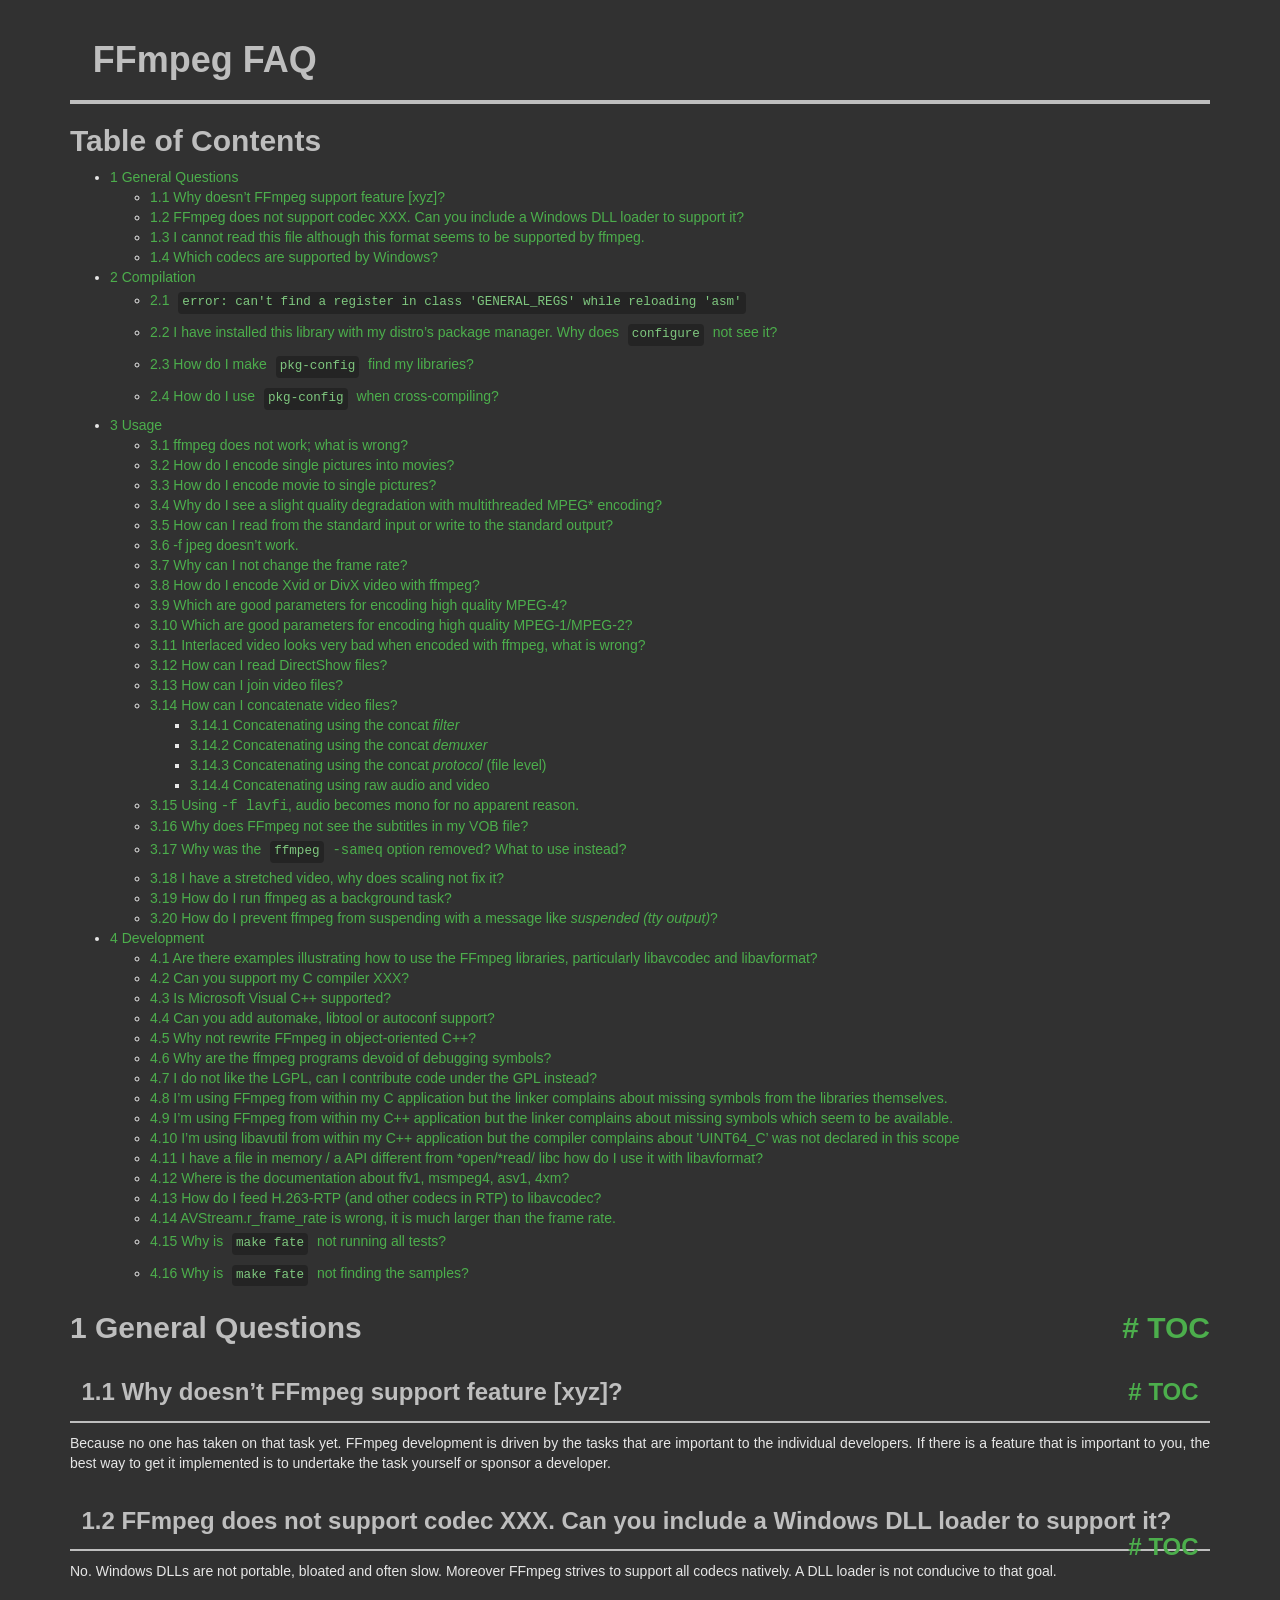
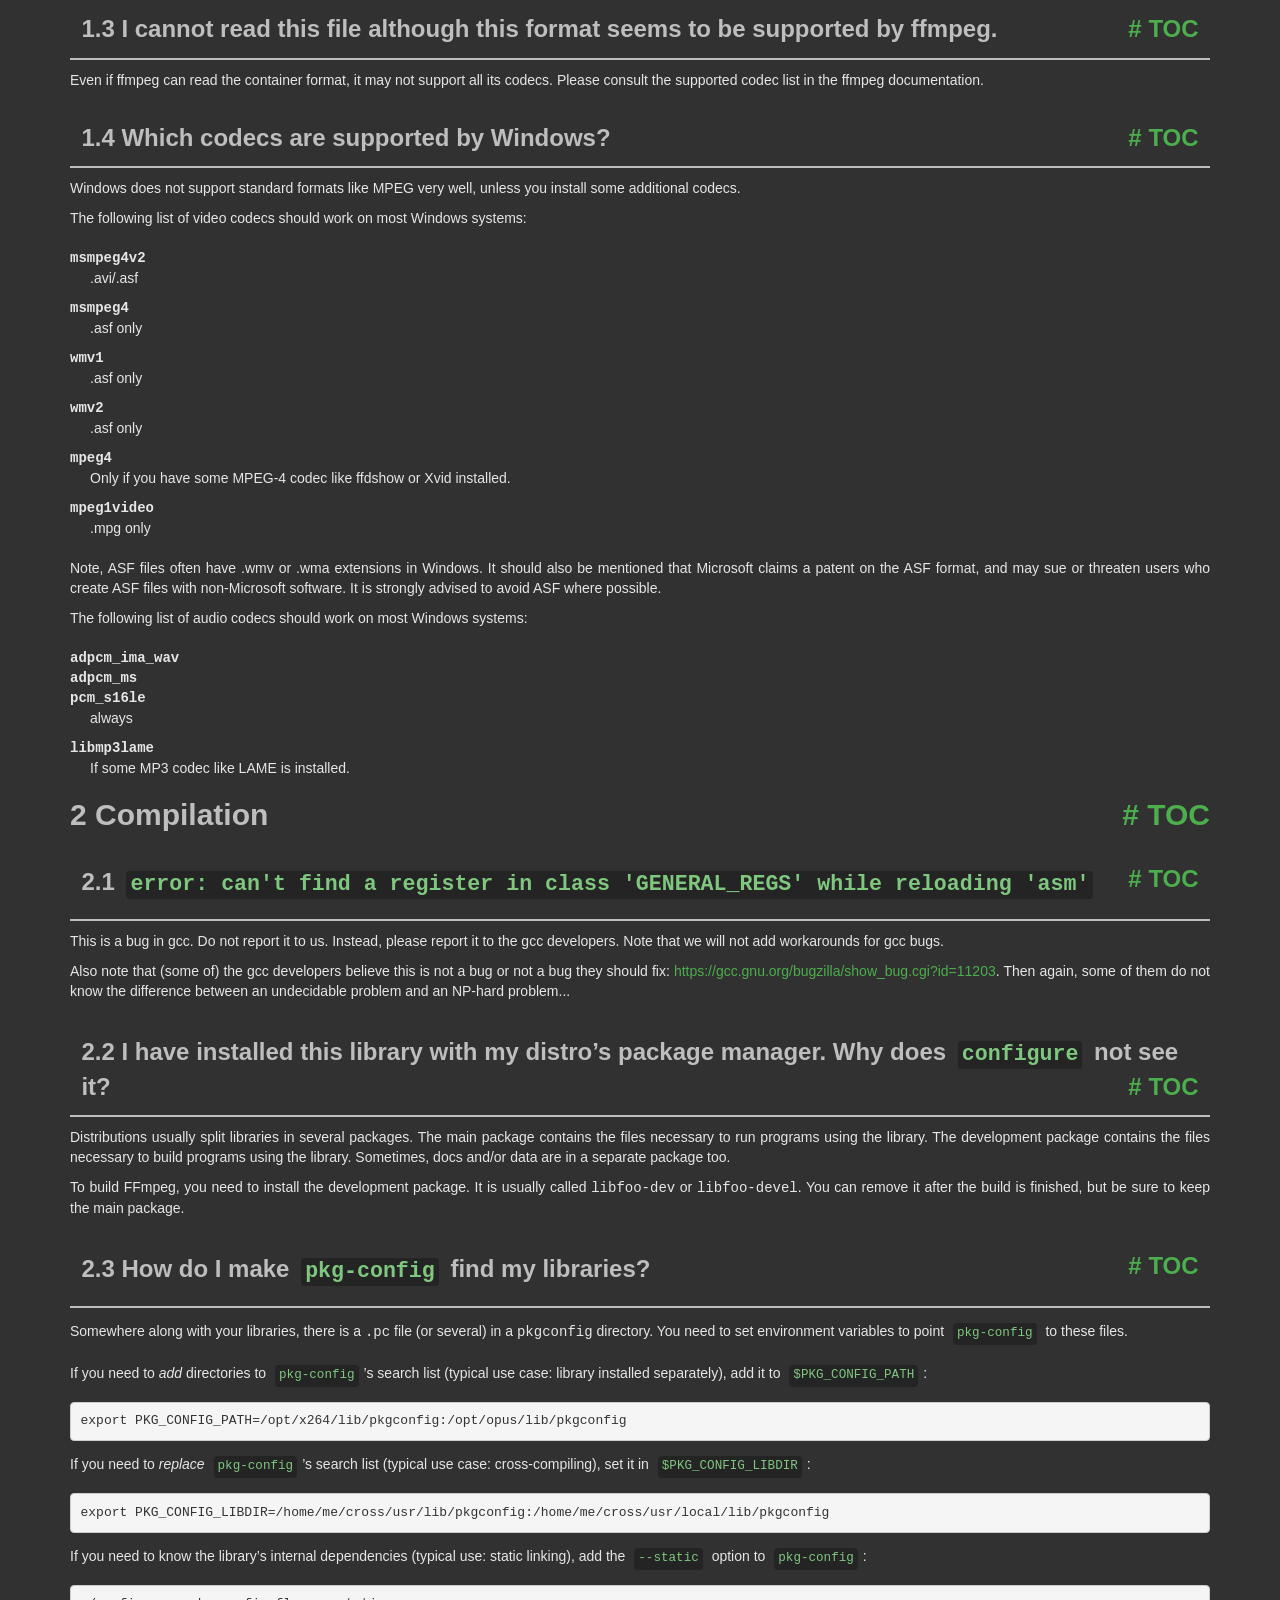
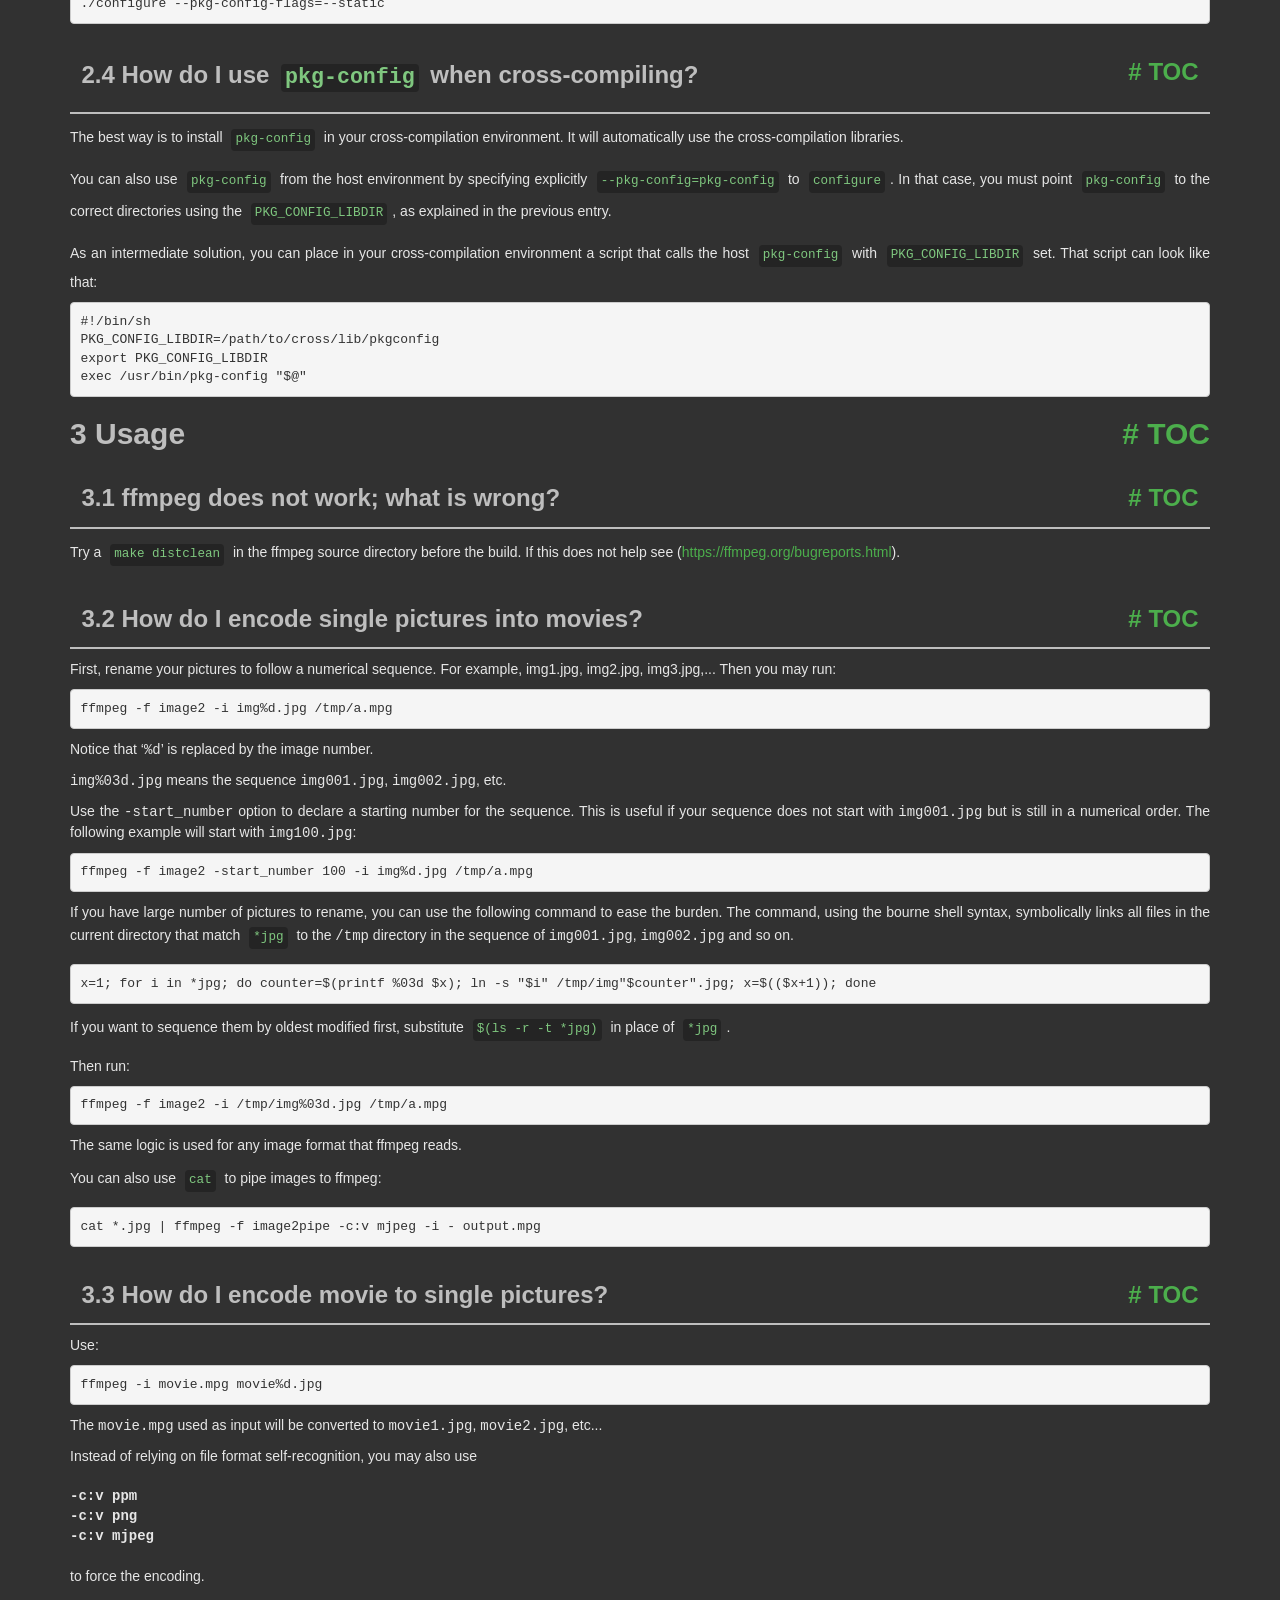
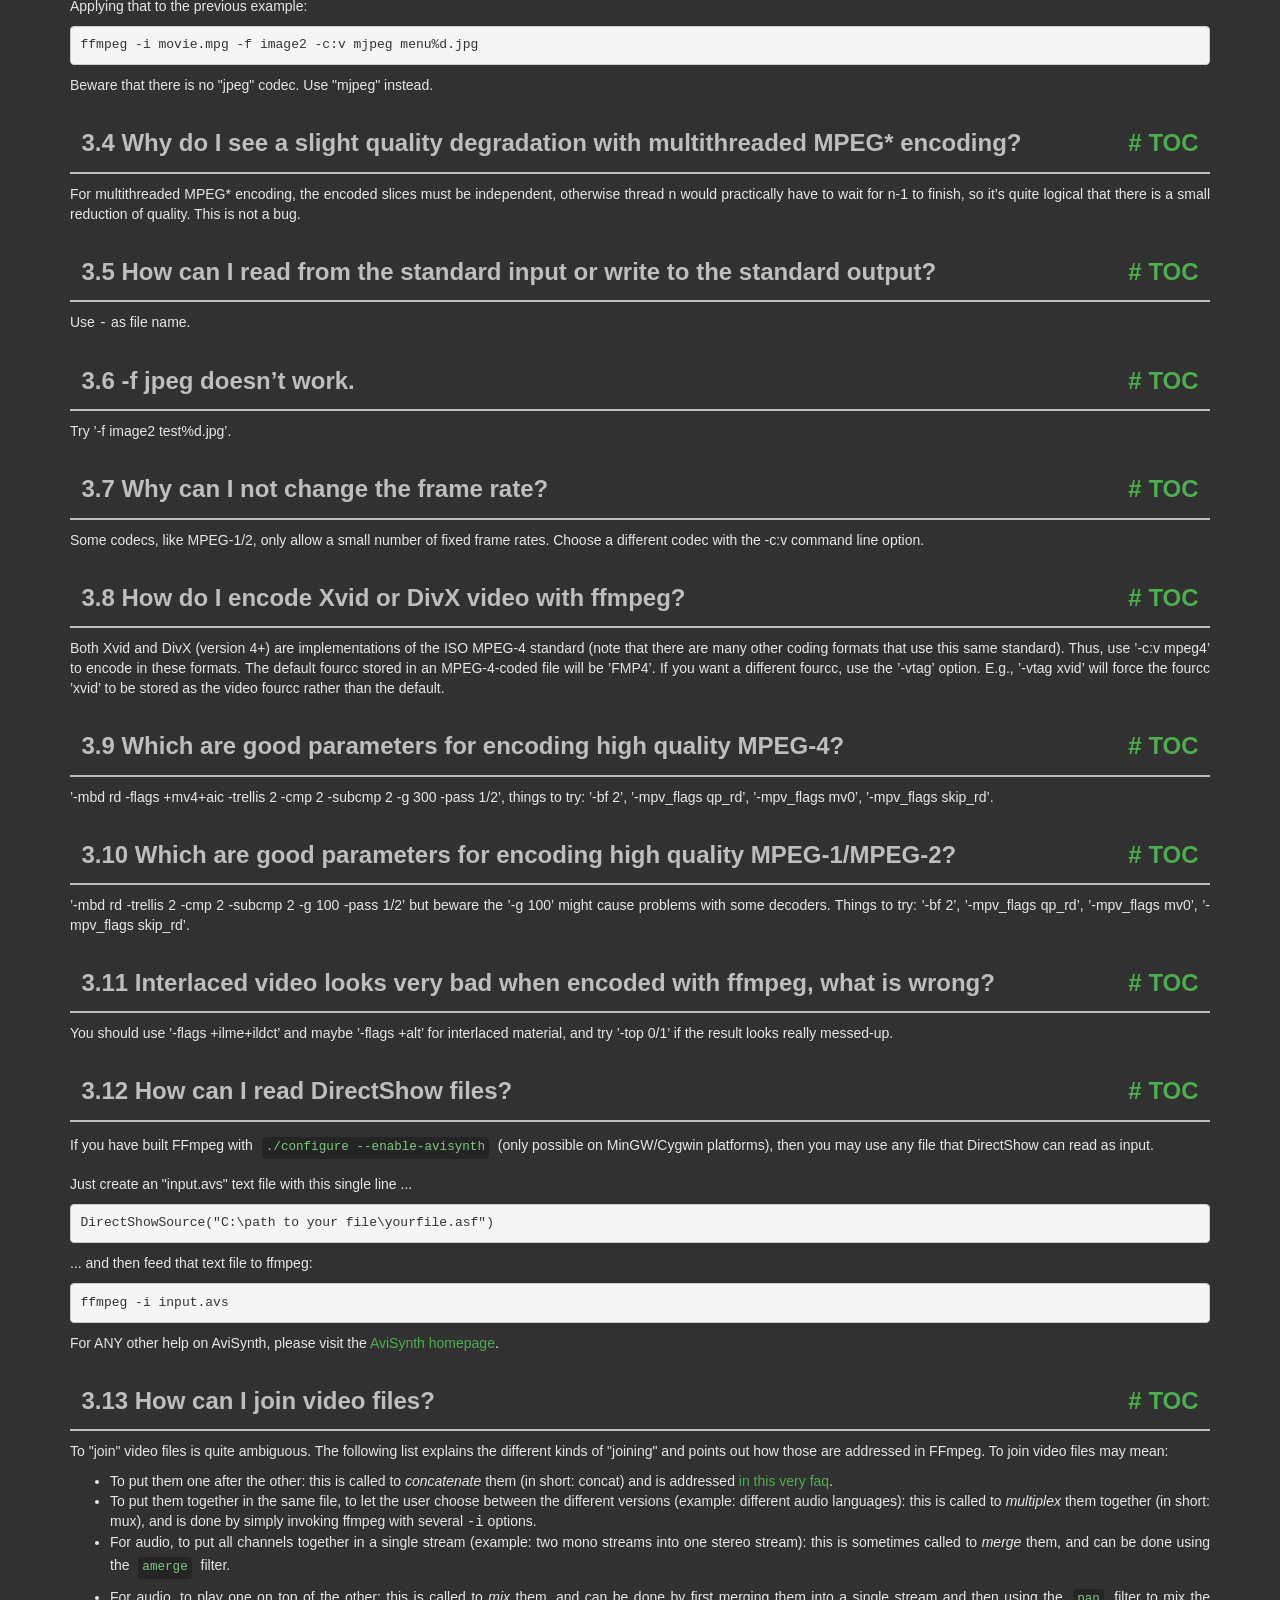
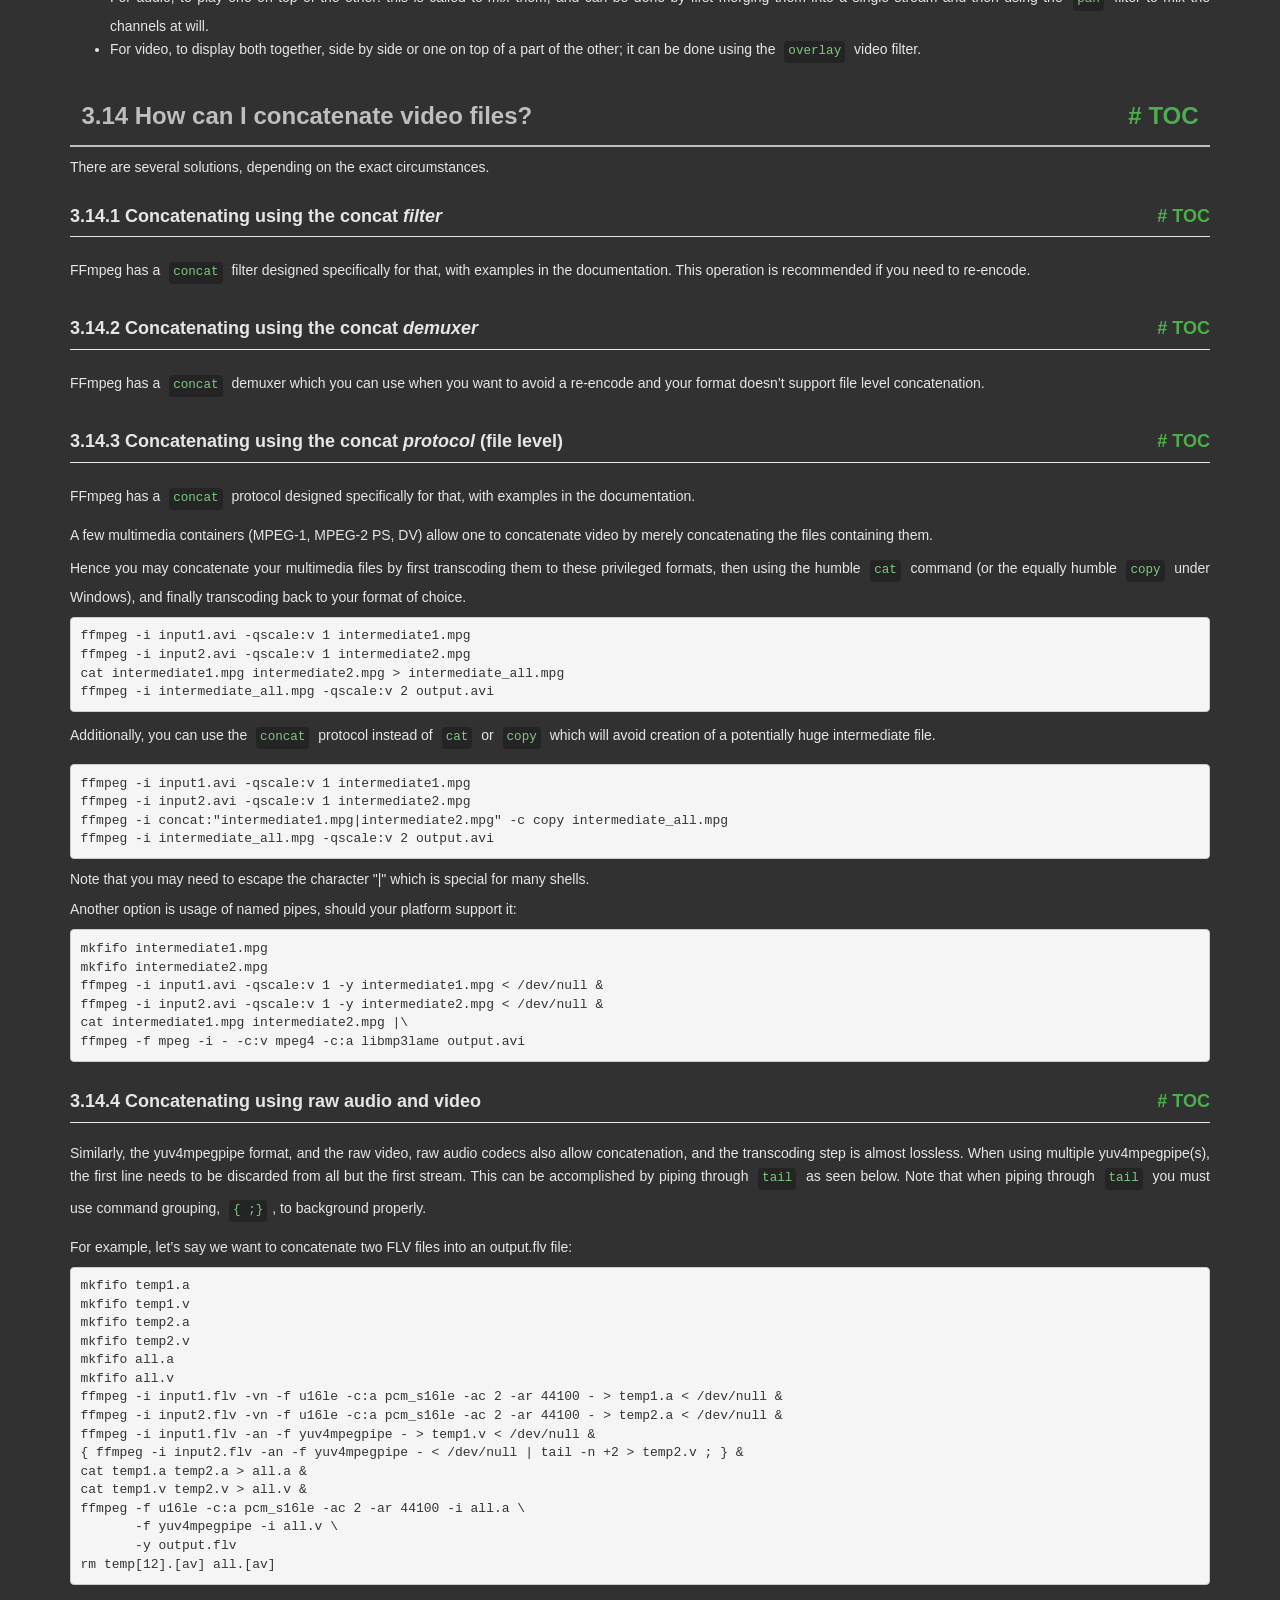
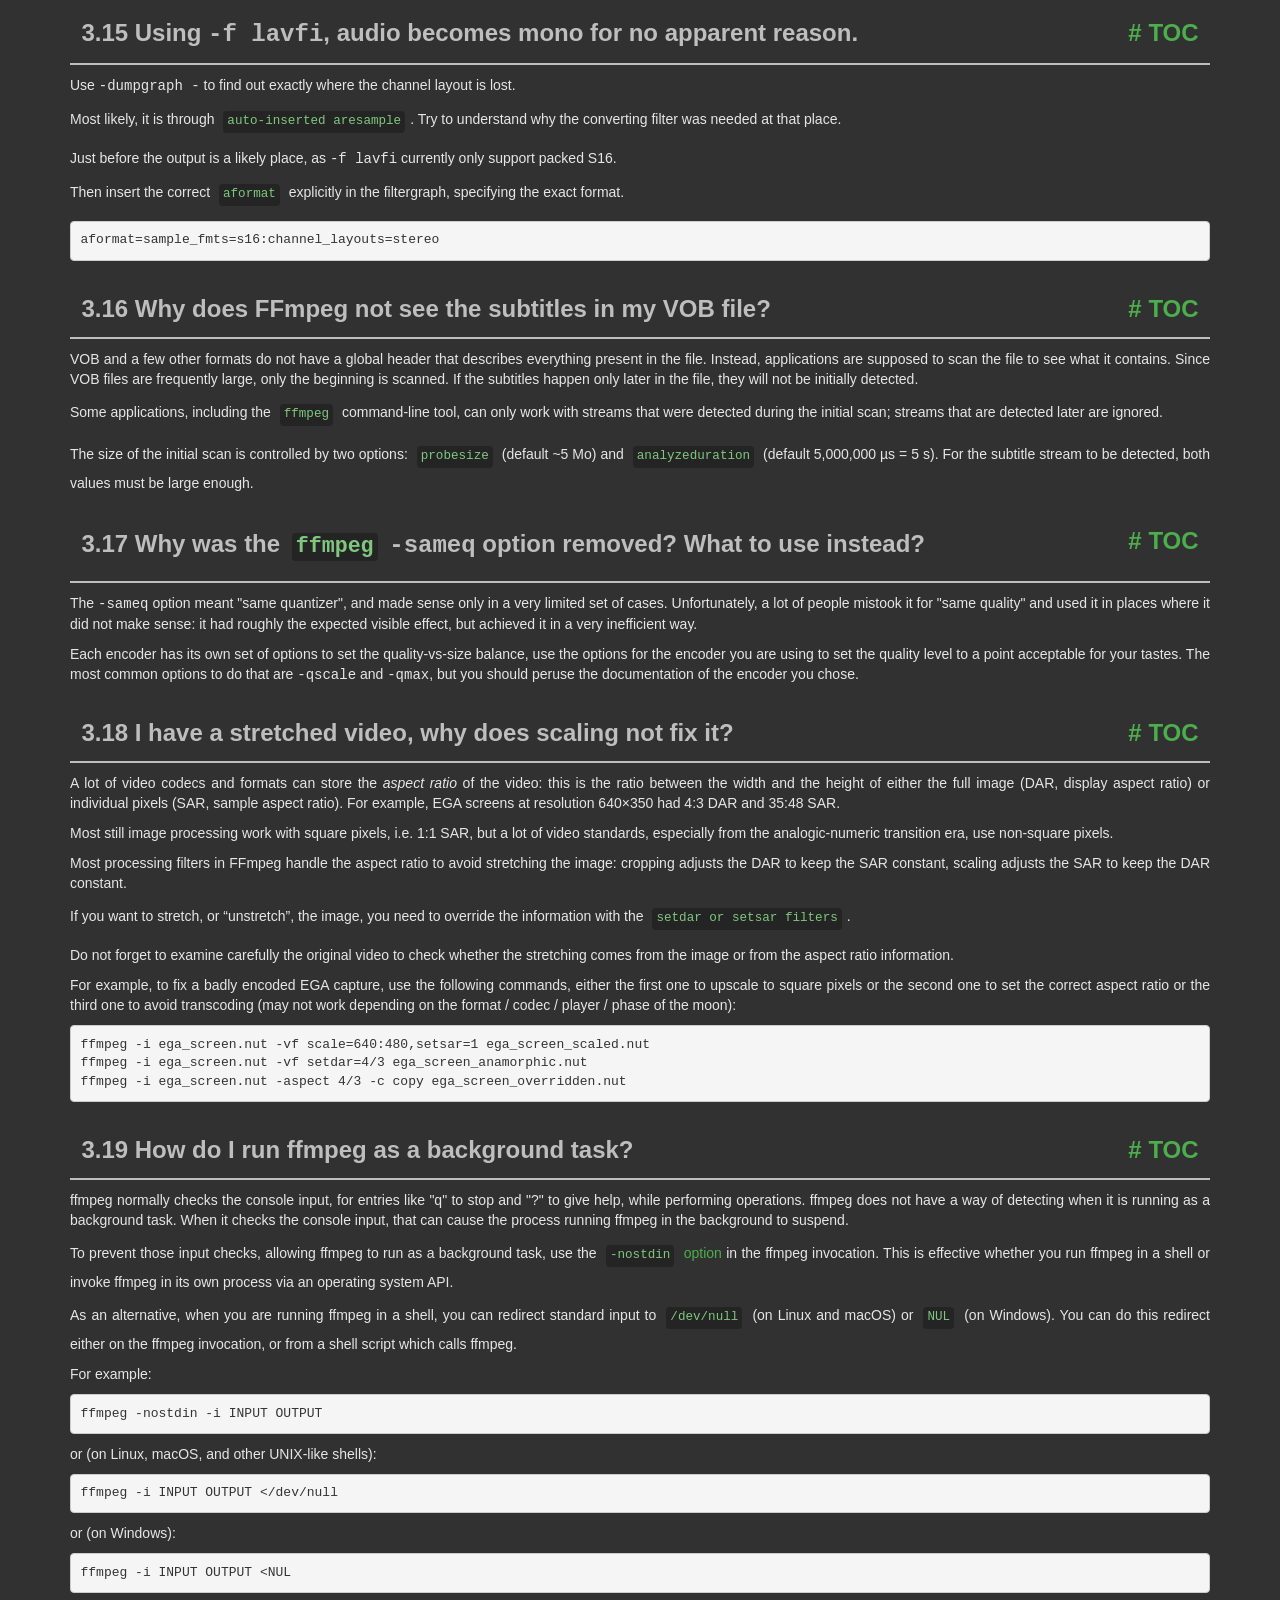
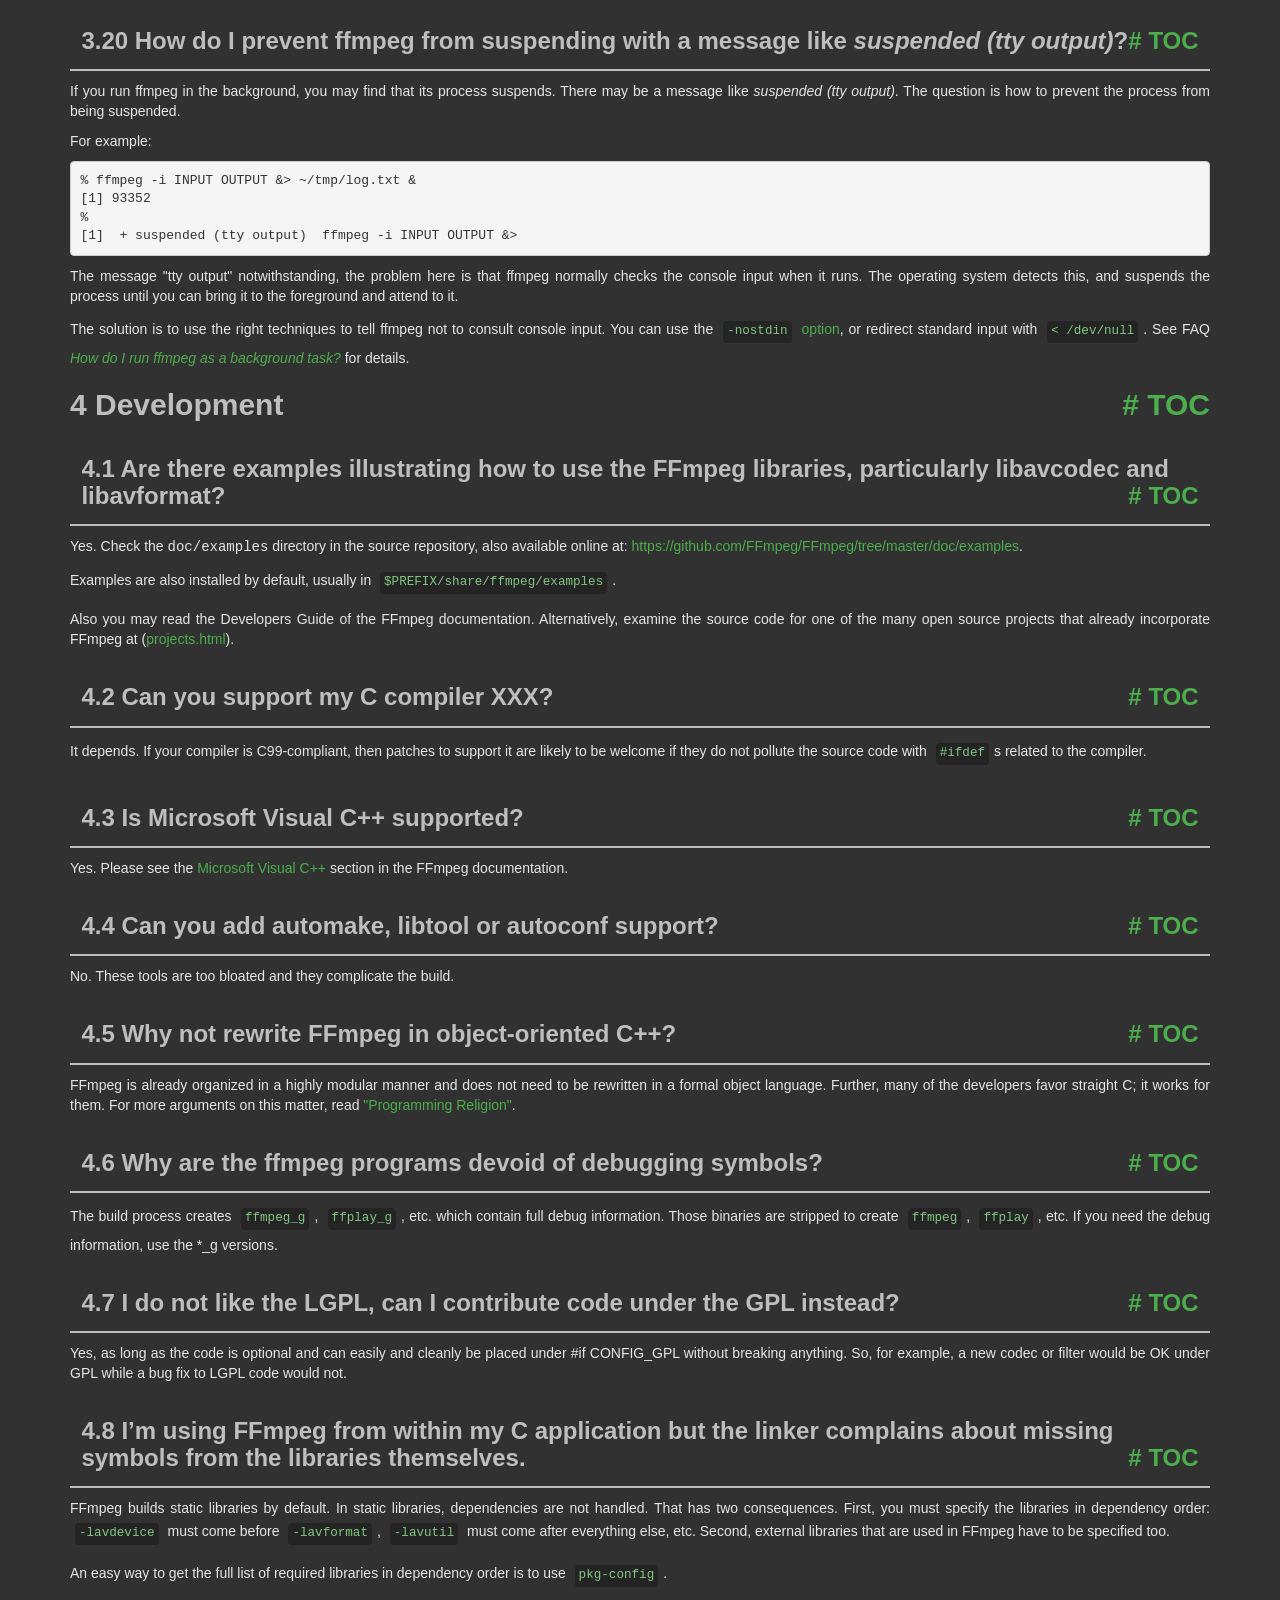
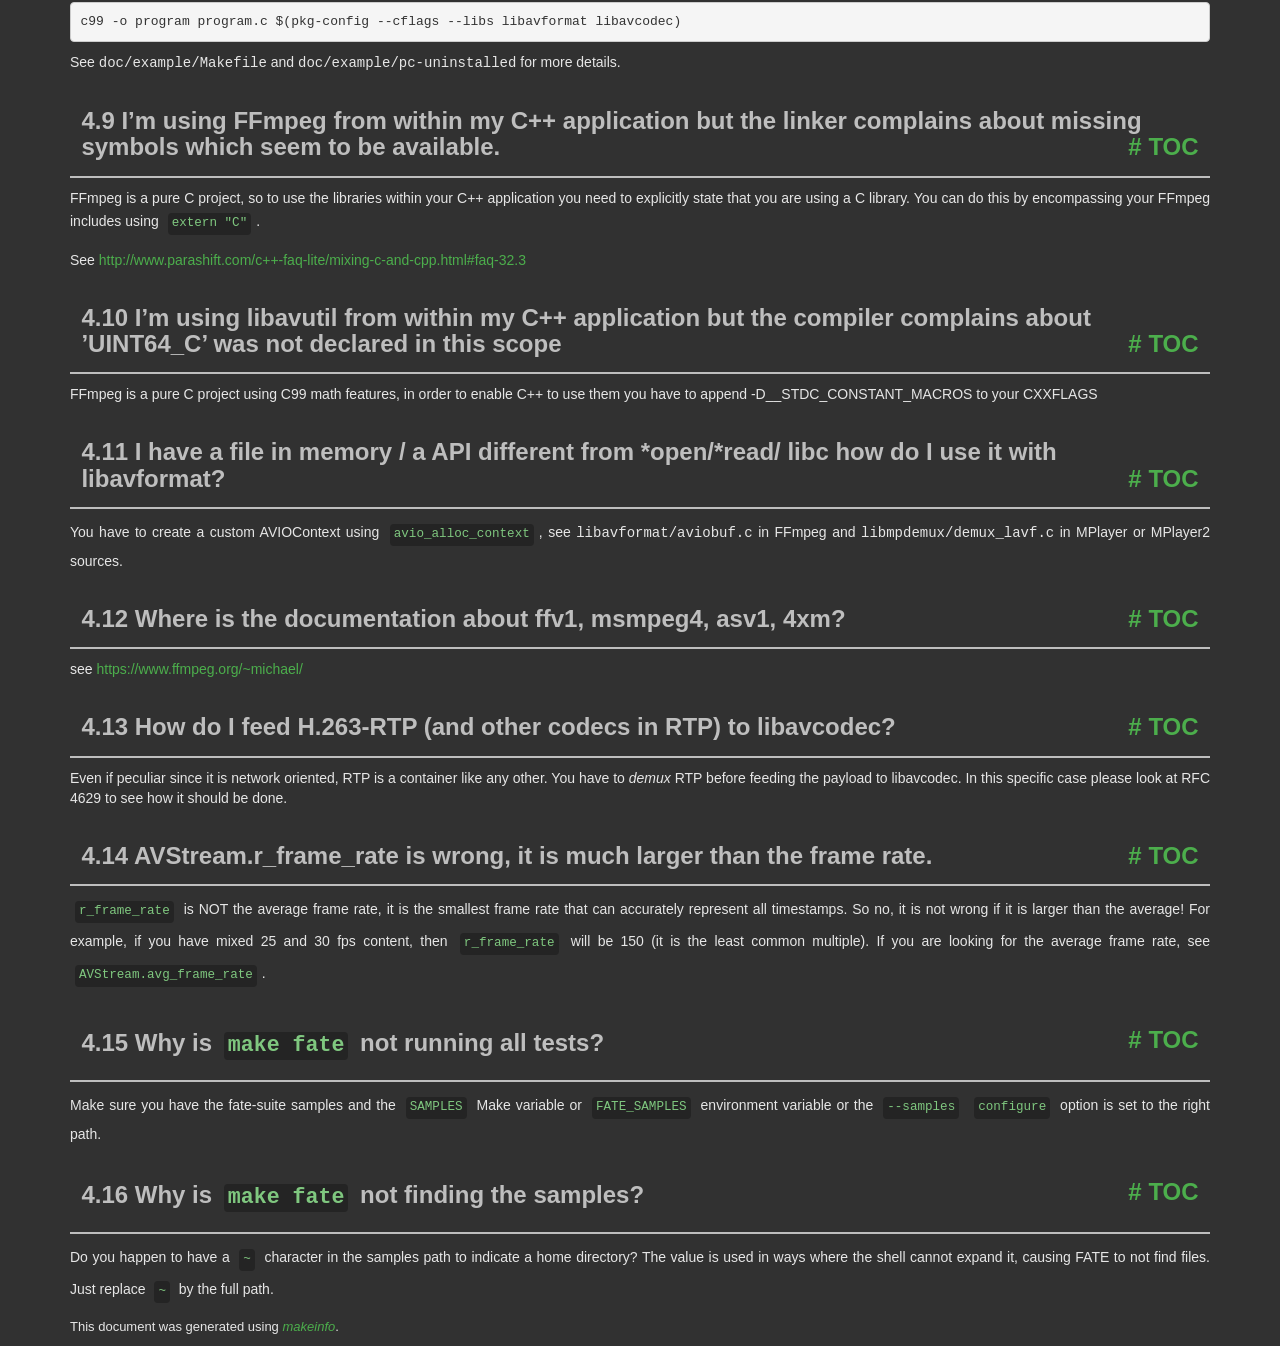
<file: tools/ffmpeg/doc/faq.html>
<!DOCTYPE html PUBLIC "-//W3C//DTD HTML 4.01 Transitional//EN" "http://www.w3.org/TR/html4/loose.dtd">
<html>
<!-- Created by GNU Texinfo 7.2, https://www.gnu.org/software/texinfo/ -->
  <head>
    <meta charset="utf-8">
    <title>
      FFmpeg FAQ
    </title>
    <meta name="viewport" content="width=device-width,initial-scale=1.0">
    <link rel="stylesheet" type="text/css" href="bootstrap.min.css">
    <link rel="stylesheet" type="text/css" href="style.min.css">
  </head>
  <body>
    <div class="container">
      <h1>
      FFmpeg FAQ
      </h1>


<a name="SEC_Top"></a>

<div class="region-contents" id="SEC_Contents">
<h2 class="contents-heading">Table of Contents</h2>

<div class="contents">

<ul class="toc-numbered-mark">
  <li><a id="toc-General-Questions" href="#General-Questions">1 General Questions</a>
  <ul class="toc-numbered-mark">
    <li><a id="toc-Why-doesn_0027t-FFmpeg-support-feature-_005bxyz_005d_003f" href="#Why-doesn_0027t-FFmpeg-support-feature-_005bxyz_005d_003f">1.1 Why doesn&rsquo;t FFmpeg support feature [xyz]?</a></li>
    <li><a id="toc-FFmpeg-does-not-support-codec-XXX_002e-Can-you-include-a-Windows-DLL-loader-to-support-it_003f" href="#FFmpeg-does-not-support-codec-XXX_002e-Can-you-include-a-Windows-DLL-loader-to-support-it_003f">1.2 FFmpeg does not support codec XXX. Can you include a Windows DLL loader to support it?</a></li>
    <li><a id="toc-I-cannot-read-this-file-although-this-format-seems-to-be-supported-by-ffmpeg_002e" href="#I-cannot-read-this-file-although-this-format-seems-to-be-supported-by-ffmpeg_002e">1.3 I cannot read this file although this format seems to be supported by ffmpeg.</a></li>
    <li><a id="toc-Which-codecs-are-supported-by-Windows_003f" href="#Which-codecs-are-supported-by-Windows_003f">1.4 Which codecs are supported by Windows?</a></li>
  </ul></li>
  <li><a id="toc-Compilation" href="#Compilation">2 Compilation</a>
  <ul class="toc-numbered-mark">
    <li><a id="toc-error_003a-can_0027t-find-a-register-in-class-_0027GENERAL_005fREGS_0027-while-reloading-_0027asm_0027" href="#error_003a-can_0027t-find-a-register-in-class-_0027GENERAL_005fREGS_0027-while-reloading-_0027asm_0027">2.1 <code class="code">error: can't find a register in class 'GENERAL_REGS' while reloading 'asm'</code></a></li>
    <li><a id="toc-I-have-installed-this-library-with-my-distro_0027s-package-manager_002e-Why-does-configure-not-see-it_003f" href="#I-have-installed-this-library-with-my-distro_0027s-package-manager_002e-Why-does-configure-not-see-it_003f">2.2 I have installed this library with my distro&rsquo;s package manager. Why does <code class="command">configure</code> not see it?</a></li>
    <li><a id="toc-How-do-I-make-pkg_002dconfig-find-my-libraries_003f" href="#How-do-I-make-pkg_002dconfig-find-my-libraries_003f">2.3 How do I make <code class="command">pkg-config</code> find my libraries?</a></li>
    <li><a id="toc-How-do-I-use-pkg_002dconfig-when-cross_002dcompiling_003f" href="#How-do-I-use-pkg_002dconfig-when-cross_002dcompiling_003f">2.4 How do I use <code class="command">pkg-config</code> when cross-compiling?</a></li>
  </ul></li>
  <li><a id="toc-Usage" href="#Usage">3 Usage</a>
  <ul class="toc-numbered-mark">
    <li><a id="toc-ffmpeg-does-not-work_003b-what-is-wrong_003f" href="#ffmpeg-does-not-work_003b-what-is-wrong_003f">3.1 ffmpeg does not work; what is wrong?</a></li>
    <li><a id="toc-How-do-I-encode-single-pictures-into-movies_003f" href="#How-do-I-encode-single-pictures-into-movies_003f">3.2 How do I encode single pictures into movies?</a></li>
    <li><a id="toc-How-do-I-encode-movie-to-single-pictures_003f" href="#How-do-I-encode-movie-to-single-pictures_003f">3.3 How do I encode movie to single pictures?</a></li>
    <li><a id="toc-Why-do-I-see-a-slight-quality-degradation-with-multithreaded-MPEG_002a-encoding_003f" href="#Why-do-I-see-a-slight-quality-degradation-with-multithreaded-MPEG_002a-encoding_003f">3.4 Why do I see a slight quality degradation with multithreaded MPEG* encoding?</a></li>
    <li><a id="toc-How-can-I-read-from-the-standard-input-or-write-to-the-standard-output_003f" href="#How-can-I-read-from-the-standard-input-or-write-to-the-standard-output_003f">3.5 How can I read from the standard input or write to the standard output?</a></li>
    <li><a id="toc-_002df-jpeg-doesn_0027t-work_002e" href="#g_t_002df-jpeg-doesn_0027t-work_002e">3.6 -f jpeg doesn&rsquo;t work.</a></li>
    <li><a id="toc-Why-can-I-not-change-the-frame-rate_003f" href="#Why-can-I-not-change-the-frame-rate_003f">3.7 Why can I not change the frame rate?</a></li>
    <li><a id="toc-How-do-I-encode-Xvid-or-DivX-video-with-ffmpeg_003f" href="#How-do-I-encode-Xvid-or-DivX-video-with-ffmpeg_003f">3.8 How do I encode Xvid or DivX video with ffmpeg?</a></li>
    <li><a id="toc-Which-are-good-parameters-for-encoding-high-quality-MPEG_002d4_003f" href="#Which-are-good-parameters-for-encoding-high-quality-MPEG_002d4_003f">3.9 Which are good parameters for encoding high quality MPEG-4?</a></li>
    <li><a id="toc-Which-are-good-parameters-for-encoding-high-quality-MPEG_002d1_002fMPEG_002d2_003f" href="#Which-are-good-parameters-for-encoding-high-quality-MPEG_002d1_002fMPEG_002d2_003f">3.10 Which are good parameters for encoding high quality MPEG-1/MPEG-2?</a></li>
    <li><a id="toc-Interlaced-video-looks-very-bad-when-encoded-with-ffmpeg_002c-what-is-wrong_003f" href="#Interlaced-video-looks-very-bad-when-encoded-with-ffmpeg_002c-what-is-wrong_003f">3.11 Interlaced video looks very bad when encoded with ffmpeg, what is wrong?</a></li>
    <li><a id="toc-How-can-I-read-DirectShow-files_003f" href="#How-can-I-read-DirectShow-files_003f">3.12 How can I read DirectShow files?</a></li>
    <li><a id="toc-How-can-I-join-video-files_003f" href="#How-can-I-join-video-files_003f">3.13 How can I join video files?</a></li>
    <li><a id="toc-How-can-I-concatenate-video-files_003f" href="#How-can-I-concatenate-video-files_003f">3.14 How can I concatenate video files?</a>
    <ul class="toc-numbered-mark">
      <li><a id="toc-Concatenating-using-the-concat-filter" href="#Concatenating-using-the-concat-filter">3.14.1 Concatenating using the concat <em class="emph">filter</em></a></li>
      <li><a id="toc-Concatenating-using-the-concat-demuxer" href="#Concatenating-using-the-concat-demuxer">3.14.2 Concatenating using the concat <em class="emph">demuxer</em></a></li>
      <li><a id="toc-Concatenating-using-the-concat-protocol-_0028file-level_0029" href="#Concatenating-using-the-concat-protocol-_0028file-level_0029">3.14.3 Concatenating using the concat <em class="emph">protocol</em> (file level)</a></li>
      <li><a id="toc-Concatenating-using-raw-audio-and-video" href="#Concatenating-using-raw-audio-and-video">3.14.4 Concatenating using raw audio and video</a></li>
    </ul></li>
    <li><a id="toc-Using-_002df-lavfi_002c-audio-becomes-mono-for-no-apparent-reason_002e" href="#Using-_002df-lavfi_002c-audio-becomes-mono-for-no-apparent-reason_002e">3.15 Using <samp class="option">-f lavfi</samp>, audio becomes mono for no apparent reason.</a></li>
    <li><a id="toc-Why-does-FFmpeg-not-see-the-subtitles-in-my-VOB-file_003f" href="#Why-does-FFmpeg-not-see-the-subtitles-in-my-VOB-file_003f">3.16 Why does FFmpeg not see the subtitles in my VOB file?</a></li>
    <li><a id="toc-Why-was-the-ffmpeg-_002dsameq-option-removed_003f-What-to-use-instead_003f" href="#Why-was-the-ffmpeg-_002dsameq-option-removed_003f-What-to-use-instead_003f">3.17 Why was the <code class="command">ffmpeg</code> <samp class="option">-sameq</samp> option removed? What to use instead?</a></li>
    <li><a id="toc-I-have-a-stretched-video_002c-why-does-scaling-not-fix-it_003f" href="#I-have-a-stretched-video_002c-why-does-scaling-not-fix-it_003f">3.18 I have a stretched video, why does scaling not fix it?</a></li>
    <li><a id="toc-How-do-I-run-ffmpeg-as-a-background-task_003f" href="#How-do-I-run-ffmpeg-as-a-background-task_003f">3.19 How do I run ffmpeg as a background task?</a></li>
    <li><a id="toc-How-do-I-prevent-ffmpeg-from-suspending-with-a-message-like-suspended-_0028tty-output_0029_003f" href="#How-do-I-prevent-ffmpeg-from-suspending-with-a-message-like-suspended-_0028tty-output_0029_003f">3.20 How do I prevent ffmpeg from suspending with a message like <em class="emph">suspended (tty output)</em>?</a></li>
  </ul></li>
  <li><a id="toc-Development" href="#Development">4 Development</a>
  <ul class="toc-numbered-mark">
    <li><a id="toc-Are-there-examples-illustrating-how-to-use-the-FFmpeg-libraries_002c-particularly-libavcodec-and-libavformat_003f" href="#Are-there-examples-illustrating-how-to-use-the-FFmpeg-libraries_002c-particularly-libavcodec-and-libavformat_003f">4.1 Are there examples illustrating how to use the FFmpeg libraries, particularly libavcodec and libavformat?</a></li>
    <li><a id="toc-Can-you-support-my-C-compiler-XXX_003f" href="#Can-you-support-my-C-compiler-XXX_003f">4.2 Can you support my C compiler XXX?</a></li>
    <li><a id="toc-Is-Microsoft-Visual-C_002b_002b-supported_003f" href="#Is-Microsoft-Visual-C_002b_002b-supported_003f">4.3 Is Microsoft Visual C++ supported?</a></li>
    <li><a id="toc-Can-you-add-automake_002c-libtool-or-autoconf-support_003f" href="#Can-you-add-automake_002c-libtool-or-autoconf-support_003f">4.4 Can you add automake, libtool or autoconf support?</a></li>
    <li><a id="toc-Why-not-rewrite-FFmpeg-in-object_002doriented-C_002b_002b_003f" href="#Why-not-rewrite-FFmpeg-in-object_002doriented-C_002b_002b_003f">4.5 Why not rewrite FFmpeg in object-oriented C++?</a></li>
    <li><a id="toc-Why-are-the-ffmpeg-programs-devoid-of-debugging-symbols_003f" href="#Why-are-the-ffmpeg-programs-devoid-of-debugging-symbols_003f">4.6 Why are the ffmpeg programs devoid of debugging symbols?</a></li>
    <li><a id="toc-I-do-not-like-the-LGPL_002c-can-I-contribute-code-under-the-GPL-instead_003f" href="#I-do-not-like-the-LGPL_002c-can-I-contribute-code-under-the-GPL-instead_003f">4.7 I do not like the LGPL, can I contribute code under the GPL instead?</a></li>
    <li><a id="toc-I_0027m-using-FFmpeg-from-within-my-C-application-but-the-linker-complains-about-missing-symbols-from-the-libraries-themselves_002e" href="#I_0027m-using-FFmpeg-from-within-my-C-application-but-the-linker-complains-about-missing-symbols-from-the-libraries-themselves_002e">4.8 I&rsquo;m using FFmpeg from within my C application but the linker complains about missing symbols from the libraries themselves.</a></li>
    <li><a id="toc-I_0027m-using-FFmpeg-from-within-my-C_002b_002b-application-but-the-linker-complains-about-missing-symbols-which-seem-to-be-available_002e" href="#I_0027m-using-FFmpeg-from-within-my-C_002b_002b-application-but-the-linker-complains-about-missing-symbols-which-seem-to-be-available_002e">4.9 I&rsquo;m using FFmpeg from within my C++ application but the linker complains about missing symbols which seem to be available.</a></li>
    <li><a id="toc-I_0027m-using-libavutil-from-within-my-C_002b_002b-application-but-the-compiler-complains-about-_0027UINT64_005fC_0027-was-not-declared-in-this-scope" href="#I_0027m-using-libavutil-from-within-my-C_002b_002b-application-but-the-compiler-complains-about-_0027UINT64_005fC_0027-was-not-declared-in-this-scope">4.10 I&rsquo;m using libavutil from within my C++ application but the compiler complains about &rsquo;UINT64_C&rsquo; was not declared in this scope</a></li>
    <li><a id="toc-I-have-a-file-in-memory-_002f-a-API-different-from-_002aopen_002f_002aread_002f-libc-how-do-I-use-it-with-libavformat_003f" href="#I-have-a-file-in-memory-_002f-a-API-different-from-_002aopen_002f_002aread_002f-libc-how-do-I-use-it-with-libavformat_003f">4.11 I have a file in memory / a API different from *open/*read/ libc how do I use it with libavformat?</a></li>
    <li><a id="toc-Where-is-the-documentation-about-ffv1_002c-msmpeg4_002c-asv1_002c-4xm_003f" href="#Where-is-the-documentation-about-ffv1_002c-msmpeg4_002c-asv1_002c-4xm_003f">4.12 Where is the documentation about ffv1, msmpeg4, asv1, 4xm?</a></li>
    <li><a id="toc-How-do-I-feed-H_002e263_002dRTP-_0028and-other-codecs-in-RTP_0029-to-libavcodec_003f" href="#How-do-I-feed-H_002e263_002dRTP-_0028and-other-codecs-in-RTP_0029-to-libavcodec_003f">4.13 How do I feed H.263-RTP (and other codecs in RTP) to libavcodec?</a></li>
    <li><a id="toc-AVStream_002er_005fframe_005frate-is-wrong_002c-it-is-much-larger-than-the-frame-rate_002e" href="#AVStream_002er_005fframe_005frate-is-wrong_002c-it-is-much-larger-than-the-frame-rate_002e">4.14 AVStream.r_frame_rate is wrong, it is much larger than the frame rate.</a></li>
    <li><a id="toc-Why-is-make-fate-not-running-all-tests_003f" href="#Why-is-make-fate-not-running-all-tests_003f">4.15 Why is <code class="code">make fate</code> not running all tests?</a></li>
    <li><a id="toc-Why-is-make-fate-not-finding-the-samples_003f" href="#Why-is-make-fate-not-finding-the-samples_003f">4.16 Why is <code class="code">make fate</code> not finding the samples?</a></li>
  </ul></li>
</ul>
</div>
</div>

<a name="General-Questions"></a>
<h2 class="chapter">1 General Questions<span class="pull-right"><a class="anchor hidden-xs" href="#General-Questions" aria-hidden="true">#</a> <a class="anchor hidden-xs"href="#toc-General-Questions" aria-hidden="true">TOC</a></span></h2>

<a name="Why-doesn_0027t-FFmpeg-support-feature-_005bxyz_005d_003f"></a>
<h3 class="section">1.1 Why doesn&rsquo;t FFmpeg support feature [xyz]?<span class="pull-right"><a class="anchor hidden-xs" href="#Why-doesn_0027t-FFmpeg-support-feature-_005bxyz_005d_003f" aria-hidden="true">#</a> <a class="anchor hidden-xs"href="#toc-Why-doesn_0027t-FFmpeg-support-feature-_005bxyz_005d_003f" aria-hidden="true">TOC</a></span></h3>

<p>Because no one has taken on that task yet. FFmpeg development is
driven by the tasks that are important to the individual developers.
If there is a feature that is important to you, the best way to get
it implemented is to undertake the task yourself or sponsor a developer.
</p>
<a name="FFmpeg-does-not-support-codec-XXX_002e-Can-you-include-a-Windows-DLL-loader-to-support-it_003f"></a>
<h3 class="section">1.2 FFmpeg does not support codec XXX. Can you include a Windows DLL loader to support it?<span class="pull-right"><a class="anchor hidden-xs" href="#FFmpeg-does-not-support-codec-XXX_002e-Can-you-include-a-Windows-DLL-loader-to-support-it_003f" aria-hidden="true">#</a> <a class="anchor hidden-xs"href="#toc-FFmpeg-does-not-support-codec-XXX_002e-Can-you-include-a-Windows-DLL-loader-to-support-it_003f" aria-hidden="true">TOC</a></span></h3>

<p>No. Windows DLLs are not portable, bloated and often slow.
Moreover FFmpeg strives to support all codecs natively.
A DLL loader is not conducive to that goal.
</p>
<a name="I-cannot-read-this-file-although-this-format-seems-to-be-supported-by-ffmpeg_002e"></a>
<h3 class="section">1.3 I cannot read this file although this format seems to be supported by ffmpeg.<span class="pull-right"><a class="anchor hidden-xs" href="#I-cannot-read-this-file-although-this-format-seems-to-be-supported-by-ffmpeg_002e" aria-hidden="true">#</a> <a class="anchor hidden-xs"href="#toc-I-cannot-read-this-file-although-this-format-seems-to-be-supported-by-ffmpeg_002e" aria-hidden="true">TOC</a></span></h3>

<p>Even if ffmpeg can read the container format, it may not support all its
codecs. Please consult the supported codec list in the ffmpeg
documentation.
</p>
<a name="Which-codecs-are-supported-by-Windows_003f"></a>
<h3 class="section">1.4 Which codecs are supported by Windows?<span class="pull-right"><a class="anchor hidden-xs" href="#Which-codecs-are-supported-by-Windows_003f" aria-hidden="true">#</a> <a class="anchor hidden-xs"href="#toc-Which-codecs-are-supported-by-Windows_003f" aria-hidden="true">TOC</a></span></h3>

<p>Windows does not support standard formats like MPEG very well, unless you
install some additional codecs.
</p>
<p>The following list of video codecs should work on most Windows systems:
</p><dl class="table">
<dt><samp class="option">msmpeg4v2</samp></dt>
<dd><p>.avi/.asf
</p></dd>
<dt><samp class="option">msmpeg4</samp></dt>
<dd><p>.asf only
</p></dd>
<dt><samp class="option">wmv1</samp></dt>
<dd><p>.asf only
</p></dd>
<dt><samp class="option">wmv2</samp></dt>
<dd><p>.asf only
</p></dd>
<dt><samp class="option">mpeg4</samp></dt>
<dd><p>Only if you have some MPEG-4 codec like ffdshow or Xvid installed.
</p></dd>
<dt><samp class="option">mpeg1video</samp></dt>
<dd><p>.mpg only
</p></dd>
</dl>
<p>Note, ASF files often have .wmv or .wma extensions in Windows. It should also
be mentioned that Microsoft claims a patent on the ASF format, and may sue
or threaten users who create ASF files with non-Microsoft software. It is
strongly advised to avoid ASF where possible.
</p>
<p>The following list of audio codecs should work on most Windows systems:
</p><dl class="table">
<dt><samp class="option">adpcm_ima_wav</samp></dt>
<dt><samp class="option">adpcm_ms</samp></dt>
<dt><samp class="option">pcm_s16le</samp></dt>
<dd><p>always
</p></dd>
<dt><samp class="option">libmp3lame</samp></dt>
<dd><p>If some MP3 codec like LAME is installed.
</p></dd>
</dl>


<a name="Compilation"></a>
<h2 class="chapter">2 Compilation<span class="pull-right"><a class="anchor hidden-xs" href="#Compilation" aria-hidden="true">#</a> <a class="anchor hidden-xs"href="#toc-Compilation" aria-hidden="true">TOC</a></span></h2>

<a name="error_003a-can_0027t-find-a-register-in-class-_0027GENERAL_005fREGS_0027-while-reloading-_0027asm_0027"></a>
<h3 class="section">2.1 <code class="code">error: can't find a register in class 'GENERAL_REGS' while reloading 'asm'</code><span class="pull-right"><a class="anchor hidden-xs" href="#error_003a-can_0027t-find-a-register-in-class-_0027GENERAL_005fREGS_0027-while-reloading-_0027asm_0027" aria-hidden="true">#</a> <a class="anchor hidden-xs"href="#toc-error_003a-can_0027t-find-a-register-in-class-_0027GENERAL_005fREGS_0027-while-reloading-_0027asm_0027" aria-hidden="true">TOC</a></span></h3>

<p>This is a bug in gcc. Do not report it to us. Instead, please report it to
the gcc developers. Note that we will not add workarounds for gcc bugs.
</p>
<p>Also note that (some of) the gcc developers believe this is not a bug or
not a bug they should fix:
<a class="url" href="https://gcc.gnu.org/bugzilla/show_bug.cgi?id=11203">https://gcc.gnu.org/bugzilla/show_bug.cgi?id=11203</a>.
Then again, some of them do not know the difference between an undecidable
problem and an NP-hard problem...
</p>
<a name="I-have-installed-this-library-with-my-distro_0027s-package-manager_002e-Why-does-configure-not-see-it_003f"></a>
<h3 class="section">2.2 I have installed this library with my distro&rsquo;s package manager. Why does <code class="command">configure</code> not see it?<span class="pull-right"><a class="anchor hidden-xs" href="#I-have-installed-this-library-with-my-distro_0027s-package-manager_002e-Why-does-configure-not-see-it_003f" aria-hidden="true">#</a> <a class="anchor hidden-xs"href="#toc-I-have-installed-this-library-with-my-distro_0027s-package-manager_002e-Why-does-configure-not-see-it_003f" aria-hidden="true">TOC</a></span></h3>

<p>Distributions usually split libraries in several packages. The main package
contains the files necessary to run programs using the library. The
development package contains the files necessary to build programs using the
library. Sometimes, docs and/or data are in a separate package too.
</p>
<p>To build FFmpeg, you need to install the development package. It is usually
called <samp class="file">libfoo-dev</samp> or <samp class="file">libfoo-devel</samp>. You can remove it after the
build is finished, but be sure to keep the main package.
</p>
<a name="How-do-I-make-pkg_002dconfig-find-my-libraries_003f"></a>
<h3 class="section">2.3 How do I make <code class="command">pkg-config</code> find my libraries?<span class="pull-right"><a class="anchor hidden-xs" href="#How-do-I-make-pkg_002dconfig-find-my-libraries_003f" aria-hidden="true">#</a> <a class="anchor hidden-xs"href="#toc-How-do-I-make-pkg_002dconfig-find-my-libraries_003f" aria-hidden="true">TOC</a></span></h3>

<p>Somewhere along with your libraries, there is a <samp class="file">.pc</samp> file (or several)
in a <samp class="file">pkgconfig</samp> directory. You need to set environment variables to
point <code class="command">pkg-config</code> to these files.
</p>
<p>If you need to <em class="emph">add</em> directories to <code class="command">pkg-config</code>&rsquo;s search list
(typical use case: library installed separately), add it to
<code class="code">$PKG_CONFIG_PATH</code>:
</p>
<div class="example">
<pre class="example-preformatted">export PKG_CONFIG_PATH=/opt/x264/lib/pkgconfig:/opt/opus/lib/pkgconfig
</pre></div>

<p>If you need to <em class="emph">replace</em> <code class="command">pkg-config</code>&rsquo;s search list
(typical use case: cross-compiling), set it in
<code class="code">$PKG_CONFIG_LIBDIR</code>:
</p>
<div class="example">
<pre class="example-preformatted">export PKG_CONFIG_LIBDIR=/home/me/cross/usr/lib/pkgconfig:/home/me/cross/usr/local/lib/pkgconfig
</pre></div>

<p>If you need to know the library&rsquo;s internal dependencies (typical use: static
linking), add the <code class="code">--static</code> option to <code class="command">pkg-config</code>:
</p>
<div class="example">
<pre class="example-preformatted">./configure --pkg-config-flags=--static
</pre></div>

<a name="How-do-I-use-pkg_002dconfig-when-cross_002dcompiling_003f"></a>
<h3 class="section">2.4 How do I use <code class="command">pkg-config</code> when cross-compiling?<span class="pull-right"><a class="anchor hidden-xs" href="#How-do-I-use-pkg_002dconfig-when-cross_002dcompiling_003f" aria-hidden="true">#</a> <a class="anchor hidden-xs"href="#toc-How-do-I-use-pkg_002dconfig-when-cross_002dcompiling_003f" aria-hidden="true">TOC</a></span></h3>

<p>The best way is to install <code class="command">pkg-config</code> in your cross-compilation
environment. It will automatically use the cross-compilation libraries.
</p>
<p>You can also use <code class="command">pkg-config</code> from the host environment by
specifying explicitly <code class="code">--pkg-config=pkg-config</code> to <code class="command">configure</code>.
In that case, you must point <code class="command">pkg-config</code> to the correct directories
using the <code class="code">PKG_CONFIG_LIBDIR</code>, as explained in the previous entry.
</p>
<p>As an intermediate solution, you can place in your cross-compilation
environment a script that calls the host <code class="command">pkg-config</code> with
<code class="code">PKG_CONFIG_LIBDIR</code> set. That script can look like that:
</p>
<div class="example">
<pre class="example-preformatted">#!/bin/sh
PKG_CONFIG_LIBDIR=/path/to/cross/lib/pkgconfig
export PKG_CONFIG_LIBDIR
exec /usr/bin/pkg-config &quot;$@&quot;
</pre></div>

<a name="Usage"></a>
<h2 class="chapter">3 Usage<span class="pull-right"><a class="anchor hidden-xs" href="#Usage" aria-hidden="true">#</a> <a class="anchor hidden-xs"href="#toc-Usage" aria-hidden="true">TOC</a></span></h2>

<a name="ffmpeg-does-not-work_003b-what-is-wrong_003f"></a>
<h3 class="section">3.1 ffmpeg does not work; what is wrong?<span class="pull-right"><a class="anchor hidden-xs" href="#ffmpeg-does-not-work_003b-what-is-wrong_003f" aria-hidden="true">#</a> <a class="anchor hidden-xs"href="#toc-ffmpeg-does-not-work_003b-what-is-wrong_003f" aria-hidden="true">TOC</a></span></h3>

<p>Try a <code class="code">make distclean</code> in the ffmpeg source directory before the build.
If this does not help see
(<a class="url" href="https://ffmpeg.org/bugreports.html">https://ffmpeg.org/bugreports.html</a>).
</p>
<a name="How-do-I-encode-single-pictures-into-movies_003f"></a>
<h3 class="section">3.2 How do I encode single pictures into movies?<span class="pull-right"><a class="anchor hidden-xs" href="#How-do-I-encode-single-pictures-into-movies_003f" aria-hidden="true">#</a> <a class="anchor hidden-xs"href="#toc-How-do-I-encode-single-pictures-into-movies_003f" aria-hidden="true">TOC</a></span></h3>

<p>First, rename your pictures to follow a numerical sequence.
For example, img1.jpg, img2.jpg, img3.jpg,...
Then you may run:
</p>
<div class="example">
<pre class="example-preformatted">ffmpeg -f image2 -i img%d.jpg /tmp/a.mpg
</pre></div>

<p>Notice that &lsquo;<samp class="samp">%d</samp>&rsquo; is replaced by the image number.
</p>
<p><samp class="file">img%03d.jpg</samp> means the sequence <samp class="file">img001.jpg</samp>, <samp class="file">img002.jpg</samp>, etc.
</p>
<p>Use the <samp class="option">-start_number</samp> option to declare a starting number for
the sequence. This is useful if your sequence does not start with
<samp class="file">img001.jpg</samp> but is still in a numerical order. The following
example will start with <samp class="file">img100.jpg</samp>:
</p>
<div class="example">
<pre class="example-preformatted">ffmpeg -f image2 -start_number 100 -i img%d.jpg /tmp/a.mpg
</pre></div>

<p>If you have large number of pictures to rename, you can use the
following command to ease the burden. The command, using the bourne
shell syntax, symbolically links all files in the current directory
that match <code class="code">*jpg</code> to the <samp class="file">/tmp</samp> directory in the sequence of
<samp class="file">img001.jpg</samp>, <samp class="file">img002.jpg</samp> and so on.
</p>
<div class="example">
<pre class="example-preformatted">x=1; for i in *jpg; do counter=$(printf %03d $x); ln -s &quot;$i&quot; /tmp/img&quot;$counter&quot;.jpg; x=$(($x+1)); done
</pre></div>

<p>If you want to sequence them by oldest modified first, substitute
<code class="code">$(ls -r -t *jpg)</code> in place of <code class="code">*jpg</code>.
</p>
<p>Then run:
</p>
<div class="example">
<pre class="example-preformatted">ffmpeg -f image2 -i /tmp/img%03d.jpg /tmp/a.mpg
</pre></div>

<p>The same logic is used for any image format that ffmpeg reads.
</p>
<p>You can also use <code class="command">cat</code> to pipe images to ffmpeg:
</p>
<div class="example">
<pre class="example-preformatted">cat *.jpg | ffmpeg -f image2pipe -c:v mjpeg -i - output.mpg
</pre></div>

<a name="How-do-I-encode-movie-to-single-pictures_003f"></a>
<h3 class="section">3.3 How do I encode movie to single pictures?<span class="pull-right"><a class="anchor hidden-xs" href="#How-do-I-encode-movie-to-single-pictures_003f" aria-hidden="true">#</a> <a class="anchor hidden-xs"href="#toc-How-do-I-encode-movie-to-single-pictures_003f" aria-hidden="true">TOC</a></span></h3>

<p>Use:
</p>
<div class="example">
<pre class="example-preformatted">ffmpeg -i movie.mpg movie%d.jpg
</pre></div>

<p>The <samp class="file">movie.mpg</samp> used as input will be converted to
<samp class="file">movie1.jpg</samp>, <samp class="file">movie2.jpg</samp>, etc...
</p>
<p>Instead of relying on file format self-recognition, you may also use
</p><dl class="table">
<dt><samp class="option">-c:v ppm</samp></dt>
<dt><samp class="option">-c:v png</samp></dt>
<dt><samp class="option">-c:v mjpeg</samp></dt>
</dl>
<p>to force the encoding.
</p>
<p>Applying that to the previous example:
</p><div class="example">
<pre class="example-preformatted">ffmpeg -i movie.mpg -f image2 -c:v mjpeg menu%d.jpg
</pre></div>

<p>Beware that there is no &quot;jpeg&quot; codec. Use &quot;mjpeg&quot; instead.
</p>
<a name="Why-do-I-see-a-slight-quality-degradation-with-multithreaded-MPEG_002a-encoding_003f"></a>
<h3 class="section">3.4 Why do I see a slight quality degradation with multithreaded MPEG* encoding?<span class="pull-right"><a class="anchor hidden-xs" href="#Why-do-I-see-a-slight-quality-degradation-with-multithreaded-MPEG_002a-encoding_003f" aria-hidden="true">#</a> <a class="anchor hidden-xs"href="#toc-Why-do-I-see-a-slight-quality-degradation-with-multithreaded-MPEG_002a-encoding_003f" aria-hidden="true">TOC</a></span></h3>

<p>For multithreaded MPEG* encoding, the encoded slices must be independent,
otherwise thread n would practically have to wait for n-1 to finish, so it&rsquo;s
quite logical that there is a small reduction of quality. This is not a bug.
</p>
<a name="How-can-I-read-from-the-standard-input-or-write-to-the-standard-output_003f"></a>
<h3 class="section">3.5 How can I read from the standard input or write to the standard output?<span class="pull-right"><a class="anchor hidden-xs" href="#How-can-I-read-from-the-standard-input-or-write-to-the-standard-output_003f" aria-hidden="true">#</a> <a class="anchor hidden-xs"href="#toc-How-can-I-read-from-the-standard-input-or-write-to-the-standard-output_003f" aria-hidden="true">TOC</a></span></h3>

<p>Use <samp class="file">-</samp> as file name.
</p>
<a name="g_t_002df-jpeg-doesn_0027t-work_002e"></a>
<h3 class="section">3.6 -f jpeg doesn&rsquo;t work.<span class="pull-right"><a class="anchor hidden-xs" href="#_002df-jpeg-doesn_0027t-work_002e" aria-hidden="true">#</a> <a class="anchor hidden-xs"href="#toc-_002df-jpeg-doesn_0027t-work_002e" aria-hidden="true">TOC</a></span></h3>

<p>Try &rsquo;-f image2 test%d.jpg&rsquo;.
</p>
<a name="Why-can-I-not-change-the-frame-rate_003f"></a>
<h3 class="section">3.7 Why can I not change the frame rate?<span class="pull-right"><a class="anchor hidden-xs" href="#Why-can-I-not-change-the-frame-rate_003f" aria-hidden="true">#</a> <a class="anchor hidden-xs"href="#toc-Why-can-I-not-change-the-frame-rate_003f" aria-hidden="true">TOC</a></span></h3>

<p>Some codecs, like MPEG-1/2, only allow a small number of fixed frame rates.
Choose a different codec with the -c:v command line option.
</p>
<a name="How-do-I-encode-Xvid-or-DivX-video-with-ffmpeg_003f"></a>
<h3 class="section">3.8 How do I encode Xvid or DivX video with ffmpeg?<span class="pull-right"><a class="anchor hidden-xs" href="#How-do-I-encode-Xvid-or-DivX-video-with-ffmpeg_003f" aria-hidden="true">#</a> <a class="anchor hidden-xs"href="#toc-How-do-I-encode-Xvid-or-DivX-video-with-ffmpeg_003f" aria-hidden="true">TOC</a></span></h3>

<p>Both Xvid and DivX (version 4+) are implementations of the ISO MPEG-4
standard (note that there are many other coding formats that use this
same standard). Thus, use &rsquo;-c:v mpeg4&rsquo; to encode in these formats. The
default fourcc stored in an MPEG-4-coded file will be &rsquo;FMP4&rsquo;. If you want
a different fourcc, use the &rsquo;-vtag&rsquo; option. E.g., &rsquo;-vtag xvid&rsquo; will
force the fourcc &rsquo;xvid&rsquo; to be stored as the video fourcc rather than the
default.
</p>
<a name="Which-are-good-parameters-for-encoding-high-quality-MPEG_002d4_003f"></a>
<h3 class="section">3.9 Which are good parameters for encoding high quality MPEG-4?<span class="pull-right"><a class="anchor hidden-xs" href="#Which-are-good-parameters-for-encoding-high-quality-MPEG_002d4_003f" aria-hidden="true">#</a> <a class="anchor hidden-xs"href="#toc-Which-are-good-parameters-for-encoding-high-quality-MPEG_002d4_003f" aria-hidden="true">TOC</a></span></h3>

<p>&rsquo;-mbd rd -flags +mv4+aic -trellis 2 -cmp 2 -subcmp 2 -g 300 -pass 1/2&rsquo;,
things to try: &rsquo;-bf 2&rsquo;, &rsquo;-mpv_flags qp_rd&rsquo;, &rsquo;-mpv_flags mv0&rsquo;, &rsquo;-mpv_flags skip_rd&rsquo;.
</p>
<a name="Which-are-good-parameters-for-encoding-high-quality-MPEG_002d1_002fMPEG_002d2_003f"></a>
<h3 class="section">3.10 Which are good parameters for encoding high quality MPEG-1/MPEG-2?<span class="pull-right"><a class="anchor hidden-xs" href="#Which-are-good-parameters-for-encoding-high-quality-MPEG_002d1_002fMPEG_002d2_003f" aria-hidden="true">#</a> <a class="anchor hidden-xs"href="#toc-Which-are-good-parameters-for-encoding-high-quality-MPEG_002d1_002fMPEG_002d2_003f" aria-hidden="true">TOC</a></span></h3>

<p>&rsquo;-mbd rd -trellis 2 -cmp 2 -subcmp 2 -g 100 -pass 1/2&rsquo;
but beware the &rsquo;-g 100&rsquo; might cause problems with some decoders.
Things to try: &rsquo;-bf 2&rsquo;, &rsquo;-mpv_flags qp_rd&rsquo;, &rsquo;-mpv_flags mv0&rsquo;, &rsquo;-mpv_flags skip_rd&rsquo;.
</p>
<a name="Interlaced-video-looks-very-bad-when-encoded-with-ffmpeg_002c-what-is-wrong_003f"></a>
<h3 class="section">3.11 Interlaced video looks very bad when encoded with ffmpeg, what is wrong?<span class="pull-right"><a class="anchor hidden-xs" href="#Interlaced-video-looks-very-bad-when-encoded-with-ffmpeg_002c-what-is-wrong_003f" aria-hidden="true">#</a> <a class="anchor hidden-xs"href="#toc-Interlaced-video-looks-very-bad-when-encoded-with-ffmpeg_002c-what-is-wrong_003f" aria-hidden="true">TOC</a></span></h3>

<p>You should use &rsquo;-flags +ilme+ildct&rsquo; and maybe &rsquo;-flags +alt&rsquo; for interlaced
material, and try &rsquo;-top 0/1&rsquo; if the result looks really messed-up.
</p>
<a name="How-can-I-read-DirectShow-files_003f"></a>
<h3 class="section">3.12 How can I read DirectShow files?<span class="pull-right"><a class="anchor hidden-xs" href="#How-can-I-read-DirectShow-files_003f" aria-hidden="true">#</a> <a class="anchor hidden-xs"href="#toc-How-can-I-read-DirectShow-files_003f" aria-hidden="true">TOC</a></span></h3>

<p>If you have built FFmpeg with <code class="code">./configure --enable-avisynth</code>
(only possible on MinGW/Cygwin platforms),
then you may use any file that DirectShow can read as input.
</p>
<p>Just create an &quot;input.avs&quot; text file with this single line ...
</p><div class="example">
<pre class="example-preformatted">DirectShowSource(&quot;C:\path to your file\yourfile.asf&quot;)
</pre></div>
<p>... and then feed that text file to ffmpeg:
</p><div class="example">
<pre class="example-preformatted">ffmpeg -i input.avs
</pre></div>

<p>For ANY other help on AviSynth, please visit the
<a class="uref" href="http://www.avisynth.org/">AviSynth homepage</a>.
</p>
<a name="How-can-I-join-video-files_003f"></a>
<h3 class="section">3.13 How can I join video files?<span class="pull-right"><a class="anchor hidden-xs" href="#How-can-I-join-video-files_003f" aria-hidden="true">#</a> <a class="anchor hidden-xs"href="#toc-How-can-I-join-video-files_003f" aria-hidden="true">TOC</a></span></h3>

<p>To &quot;join&quot; video files is quite ambiguous. The following list explains the
different kinds of &quot;joining&quot; and points out how those are addressed in
FFmpeg. To join video files may mean:
</p>
<ul class="itemize mark-bullet">
<li>To put them one after the other: this is called to <em class="emph">concatenate</em> them
(in short: concat) and is addressed
<a class="ref" href="#How-can-I-concatenate-video-files">in this very faq</a>.

</li><li>To put them together in the same file, to let the user choose between the
different versions (example: different audio languages): this is called to
<em class="emph">multiplex</em> them together (in short: mux), and is done by simply
invoking ffmpeg with several <samp class="option">-i</samp> options.

</li><li>For audio, to put all channels together in a single stream (example: two
mono streams into one stereo stream): this is sometimes called to
<em class="emph">merge</em> them, and can be done using the
<a class="url" href="ffmpeg-filters.html#amerge"><code class="code">amerge</code></a> filter.

</li><li>For audio, to play one on top of the other: this is called to <em class="emph">mix</em>
them, and can be done by first merging them into a single stream and then
using the <a class="url" href="ffmpeg-filters.html#pan"><code class="code">pan</code></a> filter to mix
the channels at will.

</li><li>For video, to display both together, side by side or one on top of a part of
the other; it can be done using the
<a class="url" href="ffmpeg-filters.html#overlay"><code class="code">overlay</code></a> video filter.

</li></ul>

<a class="anchor" id="How-can-I-concatenate-video-files"></a><a name="How-can-I-concatenate-video-files_003f"></a>
<h3 class="section">3.14 How can I concatenate video files?<span class="pull-right"><a class="anchor hidden-xs" href="#How-can-I-concatenate-video-files_003f" aria-hidden="true">#</a> <a class="anchor hidden-xs"href="#toc-How-can-I-concatenate-video-files_003f" aria-hidden="true">TOC</a></span></h3>

<p>There are several solutions, depending on the exact circumstances.
</p>
<a name="Concatenating-using-the-concat-filter"></a>
<h4 class="subsection">3.14.1 Concatenating using the concat <em class="emph">filter</em><span class="pull-right"><a class="anchor hidden-xs" href="#Concatenating-using-the-concat-filter" aria-hidden="true">#</a> <a class="anchor hidden-xs"href="#toc-Concatenating-using-the-concat-filter" aria-hidden="true">TOC</a></span></h4>

<p>FFmpeg has a <a class="url" href="ffmpeg-filters.html#concat"><code class="code">concat</code></a> filter designed specifically for that, with examples in the
documentation. This operation is recommended if you need to re-encode.
</p>
<a name="Concatenating-using-the-concat-demuxer"></a>
<h4 class="subsection">3.14.2 Concatenating using the concat <em class="emph">demuxer</em><span class="pull-right"><a class="anchor hidden-xs" href="#Concatenating-using-the-concat-demuxer" aria-hidden="true">#</a> <a class="anchor hidden-xs"href="#toc-Concatenating-using-the-concat-demuxer" aria-hidden="true">TOC</a></span></h4>

<p>FFmpeg has a <a class="url" href="ffmpeg-formats.html#concat"><code class="code">concat</code></a> demuxer which you can use when you want to avoid a re-encode and
your format doesn&rsquo;t support file level concatenation.
</p>
<a name="Concatenating-using-the-concat-protocol-_0028file-level_0029"></a>
<h4 class="subsection">3.14.3 Concatenating using the concat <em class="emph">protocol</em> (file level)<span class="pull-right"><a class="anchor hidden-xs" href="#Concatenating-using-the-concat-protocol-_0028file-level_0029" aria-hidden="true">#</a> <a class="anchor hidden-xs"href="#toc-Concatenating-using-the-concat-protocol-_0028file-level_0029" aria-hidden="true">TOC</a></span></h4>

<p>FFmpeg has a <a class="url" href="ffmpeg-protocols.html#concat"><code class="code">concat</code></a> protocol designed specifically for that, with examples in the
documentation.
</p>
<p>A few multimedia containers (MPEG-1, MPEG-2 PS, DV) allow one to concatenate
video by merely concatenating the files containing them.
</p>
<p>Hence you may concatenate your multimedia files by first transcoding them to
these privileged formats, then using the humble <code class="code">cat</code> command (or the
equally humble <code class="code">copy</code> under Windows), and finally transcoding back to your
format of choice.
</p>
<div class="example">
<pre class="example-preformatted">ffmpeg -i input1.avi -qscale:v 1 intermediate1.mpg
ffmpeg -i input2.avi -qscale:v 1 intermediate2.mpg
cat intermediate1.mpg intermediate2.mpg &gt; intermediate_all.mpg
ffmpeg -i intermediate_all.mpg -qscale:v 2 output.avi
</pre></div>

<p>Additionally, you can use the <code class="code">concat</code> protocol instead of <code class="code">cat</code> or
<code class="code">copy</code> which will avoid creation of a potentially huge intermediate file.
</p>
<div class="example">
<pre class="example-preformatted">ffmpeg -i input1.avi -qscale:v 1 intermediate1.mpg
ffmpeg -i input2.avi -qscale:v 1 intermediate2.mpg
ffmpeg -i concat:&quot;intermediate1.mpg|intermediate2.mpg&quot; -c copy intermediate_all.mpg
ffmpeg -i intermediate_all.mpg -qscale:v 2 output.avi
</pre></div>

<p>Note that you may need to escape the character &quot;|&quot; which is special for many
shells.
</p>
<p>Another option is usage of named pipes, should your platform support it:
</p>
<div class="example">
<pre class="example-preformatted">mkfifo intermediate1.mpg
mkfifo intermediate2.mpg
ffmpeg -i input1.avi -qscale:v 1 -y intermediate1.mpg &lt; /dev/null &amp;
ffmpeg -i input2.avi -qscale:v 1 -y intermediate2.mpg &lt; /dev/null &amp;
cat intermediate1.mpg intermediate2.mpg |\
ffmpeg -f mpeg -i - -c:v mpeg4 -c:a libmp3lame output.avi
</pre></div>

<a name="Concatenating-using-raw-audio-and-video"></a>
<h4 class="subsection">3.14.4 Concatenating using raw audio and video<span class="pull-right"><a class="anchor hidden-xs" href="#Concatenating-using-raw-audio-and-video" aria-hidden="true">#</a> <a class="anchor hidden-xs"href="#toc-Concatenating-using-raw-audio-and-video" aria-hidden="true">TOC</a></span></h4>

<p>Similarly, the yuv4mpegpipe format, and the raw video, raw audio codecs also
allow concatenation, and the transcoding step is almost lossless.
When using multiple yuv4mpegpipe(s), the first line needs to be discarded
from all but the first stream. This can be accomplished by piping through
<code class="code">tail</code> as seen below. Note that when piping through <code class="code">tail</code> you
must use command grouping, <code class="code">{  ;}</code>, to background properly.
</p>
<p>For example, let&rsquo;s say we want to concatenate two FLV files into an
output.flv file:
</p>
<div class="example">
<pre class="example-preformatted">mkfifo temp1.a
mkfifo temp1.v
mkfifo temp2.a
mkfifo temp2.v
mkfifo all.a
mkfifo all.v
ffmpeg -i input1.flv -vn -f u16le -c:a pcm_s16le -ac 2 -ar 44100 - &gt; temp1.a &lt; /dev/null &amp;
ffmpeg -i input2.flv -vn -f u16le -c:a pcm_s16le -ac 2 -ar 44100 - &gt; temp2.a &lt; /dev/null &amp;
ffmpeg -i input1.flv -an -f yuv4mpegpipe - &gt; temp1.v &lt; /dev/null &amp;
{ ffmpeg -i input2.flv -an -f yuv4mpegpipe - &lt; /dev/null | tail -n +2 &gt; temp2.v ; } &amp;
cat temp1.a temp2.a &gt; all.a &amp;
cat temp1.v temp2.v &gt; all.v &amp;
ffmpeg -f u16le -c:a pcm_s16le -ac 2 -ar 44100 -i all.a \
       -f yuv4mpegpipe -i all.v \
       -y output.flv
rm temp[12].[av] all.[av]
</pre></div>

<a name="Using-_002df-lavfi_002c-audio-becomes-mono-for-no-apparent-reason_002e"></a>
<h3 class="section">3.15 Using <samp class="option">-f lavfi</samp>, audio becomes mono for no apparent reason.<span class="pull-right"><a class="anchor hidden-xs" href="#Using-_002df-lavfi_002c-audio-becomes-mono-for-no-apparent-reason_002e" aria-hidden="true">#</a> <a class="anchor hidden-xs"href="#toc-Using-_002df-lavfi_002c-audio-becomes-mono-for-no-apparent-reason_002e" aria-hidden="true">TOC</a></span></h3>

<p>Use <samp class="option">-dumpgraph -</samp> to find out exactly where the channel layout is
lost.
</p>
<p>Most likely, it is through <code class="code">auto-inserted aresample</code>. Try to understand
why the converting filter was needed at that place.
</p>
<p>Just before the output is a likely place, as <samp class="option">-f lavfi</samp> currently
only support packed S16.
</p>
<p>Then insert the correct <code class="code">aformat</code> explicitly in the filtergraph,
specifying the exact format.
</p>
<div class="example">
<pre class="example-preformatted">aformat=sample_fmts=s16:channel_layouts=stereo
</pre></div>

<a name="Why-does-FFmpeg-not-see-the-subtitles-in-my-VOB-file_003f"></a>
<h3 class="section">3.16 Why does FFmpeg not see the subtitles in my VOB file?<span class="pull-right"><a class="anchor hidden-xs" href="#Why-does-FFmpeg-not-see-the-subtitles-in-my-VOB-file_003f" aria-hidden="true">#</a> <a class="anchor hidden-xs"href="#toc-Why-does-FFmpeg-not-see-the-subtitles-in-my-VOB-file_003f" aria-hidden="true">TOC</a></span></h3>

<p>VOB and a few other formats do not have a global header that describes
everything present in the file. Instead, applications are supposed to scan
the file to see what it contains. Since VOB files are frequently large, only
the beginning is scanned. If the subtitles happen only later in the file,
they will not be initially detected.
</p>
<p>Some applications, including the <code class="code">ffmpeg</code> command-line tool, can only
work with streams that were detected during the initial scan; streams that
are detected later are ignored.
</p>
<p>The size of the initial scan is controlled by two options: <code class="code">probesize</code>
(default ~5&nbsp;Mo) and <code class="code">analyzeduration</code> (default 5,000,000&nbsp;µs = 5&nbsp;s). For
the subtitle stream to be detected, both values must be large enough.
</p>
<a name="Why-was-the-ffmpeg-_002dsameq-option-removed_003f-What-to-use-instead_003f"></a>
<h3 class="section">3.17 Why was the <code class="command">ffmpeg</code> <samp class="option">-sameq</samp> option removed? What to use instead?<span class="pull-right"><a class="anchor hidden-xs" href="#Why-was-the-ffmpeg-_002dsameq-option-removed_003f-What-to-use-instead_003f" aria-hidden="true">#</a> <a class="anchor hidden-xs"href="#toc-Why-was-the-ffmpeg-_002dsameq-option-removed_003f-What-to-use-instead_003f" aria-hidden="true">TOC</a></span></h3>

<p>The <samp class="option">-sameq</samp> option meant &quot;same quantizer&quot;, and made sense only in a
very limited set of cases. Unfortunately, a lot of people mistook it for
&quot;same quality&quot; and used it in places where it did not make sense: it had
roughly the expected visible effect, but achieved it in a very inefficient
way.
</p>
<p>Each encoder has its own set of options to set the quality-vs-size balance,
use the options for the encoder you are using to set the quality level to a
point acceptable for your tastes. The most common options to do that are
<samp class="option">-qscale</samp> and <samp class="option">-qmax</samp>, but you should peruse the documentation
of the encoder you chose.
</p>
<a name="I-have-a-stretched-video_002c-why-does-scaling-not-fix-it_003f"></a>
<h3 class="section">3.18 I have a stretched video, why does scaling not fix it?<span class="pull-right"><a class="anchor hidden-xs" href="#I-have-a-stretched-video_002c-why-does-scaling-not-fix-it_003f" aria-hidden="true">#</a> <a class="anchor hidden-xs"href="#toc-I-have-a-stretched-video_002c-why-does-scaling-not-fix-it_003f" aria-hidden="true">TOC</a></span></h3>

<p>A lot of video codecs and formats can store the <em class="emph">aspect ratio</em> of the
video: this is the ratio between the width and the height of either the full
image (DAR, display aspect ratio) or individual pixels (SAR, sample aspect
ratio). For example, EGA screens at resolution 640×350 had 4:3 DAR and 35:48
SAR.
</p>
<p>Most still image processing work with square pixels, i.e. 1:1 SAR, but a lot
of video standards, especially from the analogic-numeric transition era, use
non-square pixels.
</p>
<p>Most processing filters in FFmpeg handle the aspect ratio to avoid
stretching the image: cropping adjusts the DAR to keep the SAR constant,
scaling adjusts the SAR to keep the DAR constant.
</p>
<p>If you want to stretch, or “unstretch”, the image, you need to override the
information with the
<a class="url" href="ffmpeg-filters.html#setdar_002c-setsar"><code class="code">setdar or setsar filters</code></a>.
</p>
<p>Do not forget to examine carefully the original video to check whether the
stretching comes from the image or from the aspect ratio information.
</p>
<p>For example, to fix a badly encoded EGA capture, use the following commands,
either the first one to upscale to square pixels or the second one to set
the correct aspect ratio or the third one to avoid transcoding (may not work
depending on the format / codec / player / phase of the moon):
</p>
<div class="example">
<pre class="example-preformatted">ffmpeg -i ega_screen.nut -vf scale=640:480,setsar=1 ega_screen_scaled.nut
ffmpeg -i ega_screen.nut -vf setdar=4/3 ega_screen_anamorphic.nut
ffmpeg -i ega_screen.nut -aspect 4/3 -c copy ega_screen_overridden.nut
</pre></div>

<a class="anchor" id="background-task"></a><a name="How-do-I-run-ffmpeg-as-a-background-task_003f"></a>
<h3 class="section">3.19 How do I run ffmpeg as a background task?<span class="pull-right"><a class="anchor hidden-xs" href="#How-do-I-run-ffmpeg-as-a-background-task_003f" aria-hidden="true">#</a> <a class="anchor hidden-xs"href="#toc-How-do-I-run-ffmpeg-as-a-background-task_003f" aria-hidden="true">TOC</a></span></h3>

<p>ffmpeg normally checks the console input, for entries like &quot;q&quot; to stop
and &quot;?&quot; to give help, while performing operations. ffmpeg does not have a way of
detecting when it is running as a background task.
When it checks the console input, that can cause the process running ffmpeg
in the background to suspend.
</p>
<p>To prevent those input checks, allowing ffmpeg to run as a background task,
use the <a class="url" href="ffmpeg.html#stdin-option"><code class="code">-nostdin</code> option</a>
in the ffmpeg invocation. This is effective whether you run ffmpeg in a shell
or invoke ffmpeg in its own process via an operating system API.
</p>
<p>As an alternative, when you are running ffmpeg in a shell, you can redirect
standard input to <code class="code">/dev/null</code> (on Linux and macOS)
or <code class="code">NUL</code> (on Windows). You can do this redirect either
on the ffmpeg invocation, or from a shell script which calls ffmpeg.
</p>
<p>For example:
</p>
<div class="example">
<pre class="example-preformatted">ffmpeg -nostdin -i INPUT OUTPUT
</pre></div>

<p>or (on Linux, macOS, and other UNIX-like shells):
</p>
<div class="example">
<pre class="example-preformatted">ffmpeg -i INPUT OUTPUT &lt;/dev/null
</pre></div>

<p>or (on Windows):
</p>
<div class="example">
<pre class="example-preformatted">ffmpeg -i INPUT OUTPUT &lt;NUL
</pre></div>

<a name="How-do-I-prevent-ffmpeg-from-suspending-with-a-message-like-suspended-_0028tty-output_0029_003f"></a>
<h3 class="section">3.20 How do I prevent ffmpeg from suspending with a message like <em class="emph">suspended (tty output)</em>?<span class="pull-right"><a class="anchor hidden-xs" href="#How-do-I-prevent-ffmpeg-from-suspending-with-a-message-like-suspended-_0028tty-output_0029_003f" aria-hidden="true">#</a> <a class="anchor hidden-xs"href="#toc-How-do-I-prevent-ffmpeg-from-suspending-with-a-message-like-suspended-_0028tty-output_0029_003f" aria-hidden="true">TOC</a></span></h3>

<p>If you run ffmpeg in the background, you may find that its process suspends.
There may be a message like <em class="emph">suspended (tty output)</em>. The question is how
to prevent the process from being suspended.
</p>
<p>For example:
</p>
<div class="example">
<pre class="example-preformatted">% ffmpeg -i INPUT OUTPUT &amp;&gt; ~/tmp/log.txt &amp;
[1] 93352
%
[1]  + suspended (tty output)  ffmpeg -i INPUT OUTPUT &amp;&gt;
</pre></div>

<p>The message &quot;tty output&quot; notwithstanding, the problem here is that
ffmpeg normally checks the console input when it runs. The operating system
detects this, and suspends the process until you can bring it to the
foreground and attend to it.
</p>
<p>The solution is to use the right techniques to tell ffmpeg not to consult
console input. You can use the
<a class="url" href="ffmpeg.html#stdin-option"><code class="code">-nostdin</code> option</a>,
or redirect standard input with <code class="code">&lt; /dev/null</code>.
See FAQ
<a class="ref" href="#background-task"><em class="emph">How do I run ffmpeg as a background task?</em></a>
for details.
</p>
<a name="Development"></a>
<h2 class="chapter">4 Development<span class="pull-right"><a class="anchor hidden-xs" href="#Development" aria-hidden="true">#</a> <a class="anchor hidden-xs"href="#toc-Development" aria-hidden="true">TOC</a></span></h2>

<a name="Are-there-examples-illustrating-how-to-use-the-FFmpeg-libraries_002c-particularly-libavcodec-and-libavformat_003f"></a>
<h3 class="section">4.1 Are there examples illustrating how to use the FFmpeg libraries, particularly libavcodec and libavformat?<span class="pull-right"><a class="anchor hidden-xs" href="#Are-there-examples-illustrating-how-to-use-the-FFmpeg-libraries_002c-particularly-libavcodec-and-libavformat_003f" aria-hidden="true">#</a> <a class="anchor hidden-xs"href="#toc-Are-there-examples-illustrating-how-to-use-the-FFmpeg-libraries_002c-particularly-libavcodec-and-libavformat_003f" aria-hidden="true">TOC</a></span></h3>

<p>Yes. Check the <samp class="file">doc/examples</samp> directory in the source
repository, also available online at:
<a class="url" href="https://github.com/FFmpeg/FFmpeg/tree/master/doc/examples">https://github.com/FFmpeg/FFmpeg/tree/master/doc/examples</a>.
</p>
<p>Examples are also installed by default, usually in
<code class="code">$PREFIX/share/ffmpeg/examples</code>.
</p>
<p>Also you may read the Developers Guide of the FFmpeg documentation. Alternatively,
examine the source code for one of the many open source projects that
already incorporate FFmpeg at (<a class="url" href="projects.html">projects.html</a>).
</p>
<a name="Can-you-support-my-C-compiler-XXX_003f"></a>
<h3 class="section">4.2 Can you support my C compiler XXX?<span class="pull-right"><a class="anchor hidden-xs" href="#Can-you-support-my-C-compiler-XXX_003f" aria-hidden="true">#</a> <a class="anchor hidden-xs"href="#toc-Can-you-support-my-C-compiler-XXX_003f" aria-hidden="true">TOC</a></span></h3>

<p>It depends. If your compiler is C99-compliant, then patches to support
it are likely to be welcome if they do not pollute the source code
with <code class="code">#ifdef</code>s related to the compiler.
</p>
<a name="Is-Microsoft-Visual-C_002b_002b-supported_003f"></a>
<h3 class="section">4.3 Is Microsoft Visual C++ supported?<span class="pull-right"><a class="anchor hidden-xs" href="#Is-Microsoft-Visual-C_002b_002b-supported_003f" aria-hidden="true">#</a> <a class="anchor hidden-xs"href="#toc-Is-Microsoft-Visual-C_002b_002b-supported_003f" aria-hidden="true">TOC</a></span></h3>

<p>Yes. Please see the <a class="uref" href="platform.html">Microsoft Visual C++</a>
section in the FFmpeg documentation.
</p>
<a name="Can-you-add-automake_002c-libtool-or-autoconf-support_003f"></a>
<h3 class="section">4.4 Can you add automake, libtool or autoconf support?<span class="pull-right"><a class="anchor hidden-xs" href="#Can-you-add-automake_002c-libtool-or-autoconf-support_003f" aria-hidden="true">#</a> <a class="anchor hidden-xs"href="#toc-Can-you-add-automake_002c-libtool-or-autoconf-support_003f" aria-hidden="true">TOC</a></span></h3>

<p>No. These tools are too bloated and they complicate the build.
</p>
<a name="Why-not-rewrite-FFmpeg-in-object_002doriented-C_002b_002b_003f"></a>
<h3 class="section">4.5 Why not rewrite FFmpeg in object-oriented C++?<span class="pull-right"><a class="anchor hidden-xs" href="#Why-not-rewrite-FFmpeg-in-object_002doriented-C_002b_002b_003f" aria-hidden="true">#</a> <a class="anchor hidden-xs"href="#toc-Why-not-rewrite-FFmpeg-in-object_002doriented-C_002b_002b_003f" aria-hidden="true">TOC</a></span></h3>

<p>FFmpeg is already organized in a highly modular manner and does not need to
be rewritten in a formal object language. Further, many of the developers
favor straight C; it works for them. For more arguments on this matter,
read <a class="uref" href="https://web.archive.org/web/20111004021423/http://kernel.org/pub/linux/docs/lkml/#s15">&quot;Programming Religion&quot;</a>.
</p>
<a name="Why-are-the-ffmpeg-programs-devoid-of-debugging-symbols_003f"></a>
<h3 class="section">4.6 Why are the ffmpeg programs devoid of debugging symbols?<span class="pull-right"><a class="anchor hidden-xs" href="#Why-are-the-ffmpeg-programs-devoid-of-debugging-symbols_003f" aria-hidden="true">#</a> <a class="anchor hidden-xs"href="#toc-Why-are-the-ffmpeg-programs-devoid-of-debugging-symbols_003f" aria-hidden="true">TOC</a></span></h3>

<p>The build process creates <code class="command">ffmpeg_g</code>, <code class="command">ffplay_g</code>, etc. which
contain full debug information. Those binaries are stripped to create
<code class="command">ffmpeg</code>, <code class="command">ffplay</code>, etc. If you need the debug information, use
the *_g versions.
</p>
<a name="I-do-not-like-the-LGPL_002c-can-I-contribute-code-under-the-GPL-instead_003f"></a>
<h3 class="section">4.7 I do not like the LGPL, can I contribute code under the GPL instead?<span class="pull-right"><a class="anchor hidden-xs" href="#I-do-not-like-the-LGPL_002c-can-I-contribute-code-under-the-GPL-instead_003f" aria-hidden="true">#</a> <a class="anchor hidden-xs"href="#toc-I-do-not-like-the-LGPL_002c-can-I-contribute-code-under-the-GPL-instead_003f" aria-hidden="true">TOC</a></span></h3>

<p>Yes, as long as the code is optional and can easily and cleanly be placed
under #if CONFIG_GPL without breaking anything. So, for example, a new codec
or filter would be OK under GPL while a bug fix to LGPL code would not.
</p>
<a name="I_0027m-using-FFmpeg-from-within-my-C-application-but-the-linker-complains-about-missing-symbols-from-the-libraries-themselves_002e"></a>
<h3 class="section">4.8 I&rsquo;m using FFmpeg from within my C application but the linker complains about missing symbols from the libraries themselves.<span class="pull-right"><a class="anchor hidden-xs" href="#I_0027m-using-FFmpeg-from-within-my-C-application-but-the-linker-complains-about-missing-symbols-from-the-libraries-themselves_002e" aria-hidden="true">#</a> <a class="anchor hidden-xs"href="#toc-I_0027m-using-FFmpeg-from-within-my-C-application-but-the-linker-complains-about-missing-symbols-from-the-libraries-themselves_002e" aria-hidden="true">TOC</a></span></h3>

<p>FFmpeg builds static libraries by default. In static libraries, dependencies
are not handled. That has two consequences. First, you must specify the
libraries in dependency order: <code class="code">-lavdevice</code> must come before
<code class="code">-lavformat</code>, <code class="code">-lavutil</code> must come after everything else, etc.
Second, external libraries that are used in FFmpeg have to be specified too.
</p>
<p>An easy way to get the full list of required libraries in dependency order
is to use <code class="code">pkg-config</code>.
</p>
<div class="example">
<pre class="example-preformatted">c99 -o program program.c $(pkg-config --cflags --libs libavformat libavcodec)
</pre></div>

<p>See <samp class="file">doc/example/Makefile</samp> and <samp class="file">doc/example/pc-uninstalled</samp> for
more details.
</p>
<a name="I_0027m-using-FFmpeg-from-within-my-C_002b_002b-application-but-the-linker-complains-about-missing-symbols-which-seem-to-be-available_002e"></a>
<h3 class="section">4.9 I&rsquo;m using FFmpeg from within my C++ application but the linker complains about missing symbols which seem to be available.<span class="pull-right"><a class="anchor hidden-xs" href="#I_0027m-using-FFmpeg-from-within-my-C_002b_002b-application-but-the-linker-complains-about-missing-symbols-which-seem-to-be-available_002e" aria-hidden="true">#</a> <a class="anchor hidden-xs"href="#toc-I_0027m-using-FFmpeg-from-within-my-C_002b_002b-application-but-the-linker-complains-about-missing-symbols-which-seem-to-be-available_002e" aria-hidden="true">TOC</a></span></h3>

<p>FFmpeg is a pure C project, so to use the libraries within your C++ application
you need to explicitly state that you are using a C library. You can do this by
encompassing your FFmpeg includes using <code class="code">extern &quot;C&quot;</code>.
</p>
<p>See <a class="url" href="http://www.parashift.com/c++-faq-lite/mixing-c-and-cpp.html#faq-32.3">http://www.parashift.com/c++-faq-lite/mixing-c-and-cpp.html#faq-32.3</a>
</p>
<a name="I_0027m-using-libavutil-from-within-my-C_002b_002b-application-but-the-compiler-complains-about-_0027UINT64_005fC_0027-was-not-declared-in-this-scope"></a>
<h3 class="section">4.10 I&rsquo;m using libavutil from within my C++ application but the compiler complains about &rsquo;UINT64_C&rsquo; was not declared in this scope<span class="pull-right"><a class="anchor hidden-xs" href="#I_0027m-using-libavutil-from-within-my-C_002b_002b-application-but-the-compiler-complains-about-_0027UINT64_005fC_0027-was-not-declared-in-this-scope" aria-hidden="true">#</a> <a class="anchor hidden-xs"href="#toc-I_0027m-using-libavutil-from-within-my-C_002b_002b-application-but-the-compiler-complains-about-_0027UINT64_005fC_0027-was-not-declared-in-this-scope" aria-hidden="true">TOC</a></span></h3>

<p>FFmpeg is a pure C project using C99 math features, in order to enable C++
to use them you have to append -D__STDC_CONSTANT_MACROS to your CXXFLAGS
</p>
<a name="I-have-a-file-in-memory-_002f-a-API-different-from-_002aopen_002f_002aread_002f-libc-how-do-I-use-it-with-libavformat_003f"></a>
<h3 class="section">4.11 I have a file in memory / a API different from *open/*read/ libc how do I use it with libavformat?<span class="pull-right"><a class="anchor hidden-xs" href="#I-have-a-file-in-memory-_002f-a-API-different-from-_002aopen_002f_002aread_002f-libc-how-do-I-use-it-with-libavformat_003f" aria-hidden="true">#</a> <a class="anchor hidden-xs"href="#toc-I-have-a-file-in-memory-_002f-a-API-different-from-_002aopen_002f_002aread_002f-libc-how-do-I-use-it-with-libavformat_003f" aria-hidden="true">TOC</a></span></h3>

<p>You have to create a custom AVIOContext using <code class="code">avio_alloc_context</code>,
see <samp class="file">libavformat/aviobuf.c</samp> in FFmpeg and <samp class="file">libmpdemux/demux_lavf.c</samp> in MPlayer or MPlayer2 sources.
</p>
<a name="Where-is-the-documentation-about-ffv1_002c-msmpeg4_002c-asv1_002c-4xm_003f"></a>
<h3 class="section">4.12 Where is the documentation about ffv1, msmpeg4, asv1, 4xm?<span class="pull-right"><a class="anchor hidden-xs" href="#Where-is-the-documentation-about-ffv1_002c-msmpeg4_002c-asv1_002c-4xm_003f" aria-hidden="true">#</a> <a class="anchor hidden-xs"href="#toc-Where-is-the-documentation-about-ffv1_002c-msmpeg4_002c-asv1_002c-4xm_003f" aria-hidden="true">TOC</a></span></h3>

<p>see <a class="url" href="https://www.ffmpeg.org/~michael/">https://www.ffmpeg.org/~michael/</a>
</p>
<a name="How-do-I-feed-H_002e263_002dRTP-_0028and-other-codecs-in-RTP_0029-to-libavcodec_003f"></a>
<h3 class="section">4.13 How do I feed H.263-RTP (and other codecs in RTP) to libavcodec?<span class="pull-right"><a class="anchor hidden-xs" href="#How-do-I-feed-H_002e263_002dRTP-_0028and-other-codecs-in-RTP_0029-to-libavcodec_003f" aria-hidden="true">#</a> <a class="anchor hidden-xs"href="#toc-How-do-I-feed-H_002e263_002dRTP-_0028and-other-codecs-in-RTP_0029-to-libavcodec_003f" aria-hidden="true">TOC</a></span></h3>

<p>Even if peculiar since it is network oriented, RTP is a container like any
other. You have to <em class="emph">demux</em> RTP before feeding the payload to libavcodec.
In this specific case please look at RFC 4629 to see how it should be done.
</p>
<a name="AVStream_002er_005fframe_005frate-is-wrong_002c-it-is-much-larger-than-the-frame-rate_002e"></a>
<h3 class="section">4.14 AVStream.r_frame_rate is wrong, it is much larger than the frame rate.<span class="pull-right"><a class="anchor hidden-xs" href="#AVStream_002er_005fframe_005frate-is-wrong_002c-it-is-much-larger-than-the-frame-rate_002e" aria-hidden="true">#</a> <a class="anchor hidden-xs"href="#toc-AVStream_002er_005fframe_005frate-is-wrong_002c-it-is-much-larger-than-the-frame-rate_002e" aria-hidden="true">TOC</a></span></h3>

<p><code class="code">r_frame_rate</code> is NOT the average frame rate, it is the smallest frame rate
that can accurately represent all timestamps. So no, it is not
wrong if it is larger than the average!
For example, if you have mixed 25 and 30 fps content, then <code class="code">r_frame_rate</code>
will be 150 (it is the least common multiple).
If you are looking for the average frame rate, see <code class="code">AVStream.avg_frame_rate</code>.
</p>
<a name="Why-is-make-fate-not-running-all-tests_003f"></a>
<h3 class="section">4.15 Why is <code class="code">make fate</code> not running all tests?<span class="pull-right"><a class="anchor hidden-xs" href="#Why-is-make-fate-not-running-all-tests_003f" aria-hidden="true">#</a> <a class="anchor hidden-xs"href="#toc-Why-is-make-fate-not-running-all-tests_003f" aria-hidden="true">TOC</a></span></h3>

<p>Make sure you have the fate-suite samples and the <code class="code">SAMPLES</code> Make variable
or <code class="code">FATE_SAMPLES</code> environment variable or the <code class="code">--samples</code>
<code class="command">configure</code> option is set to the right path.
</p>
<a name="Why-is-make-fate-not-finding-the-samples_003f"></a>
<h3 class="section">4.16 Why is <code class="code">make fate</code> not finding the samples?<span class="pull-right"><a class="anchor hidden-xs" href="#Why-is-make-fate-not-finding-the-samples_003f" aria-hidden="true">#</a> <a class="anchor hidden-xs"href="#toc-Why-is-make-fate-not-finding-the-samples_003f" aria-hidden="true">TOC</a></span></h3>

<p>Do you happen to have a <code class="code">~</code> character in the samples path to indicate a
home directory? The value is used in ways where the shell cannot expand it,
causing FATE to not find files. Just replace <code class="code">~</code> by the full path.
</p>
      <p style="font-size: small;">
        This document was generated using <a class="uref" href="https://www.gnu.org/software/texinfo/"><em class="emph">makeinfo</em></a>.
      </p>
    </div>
  </body>
</html>
</file>
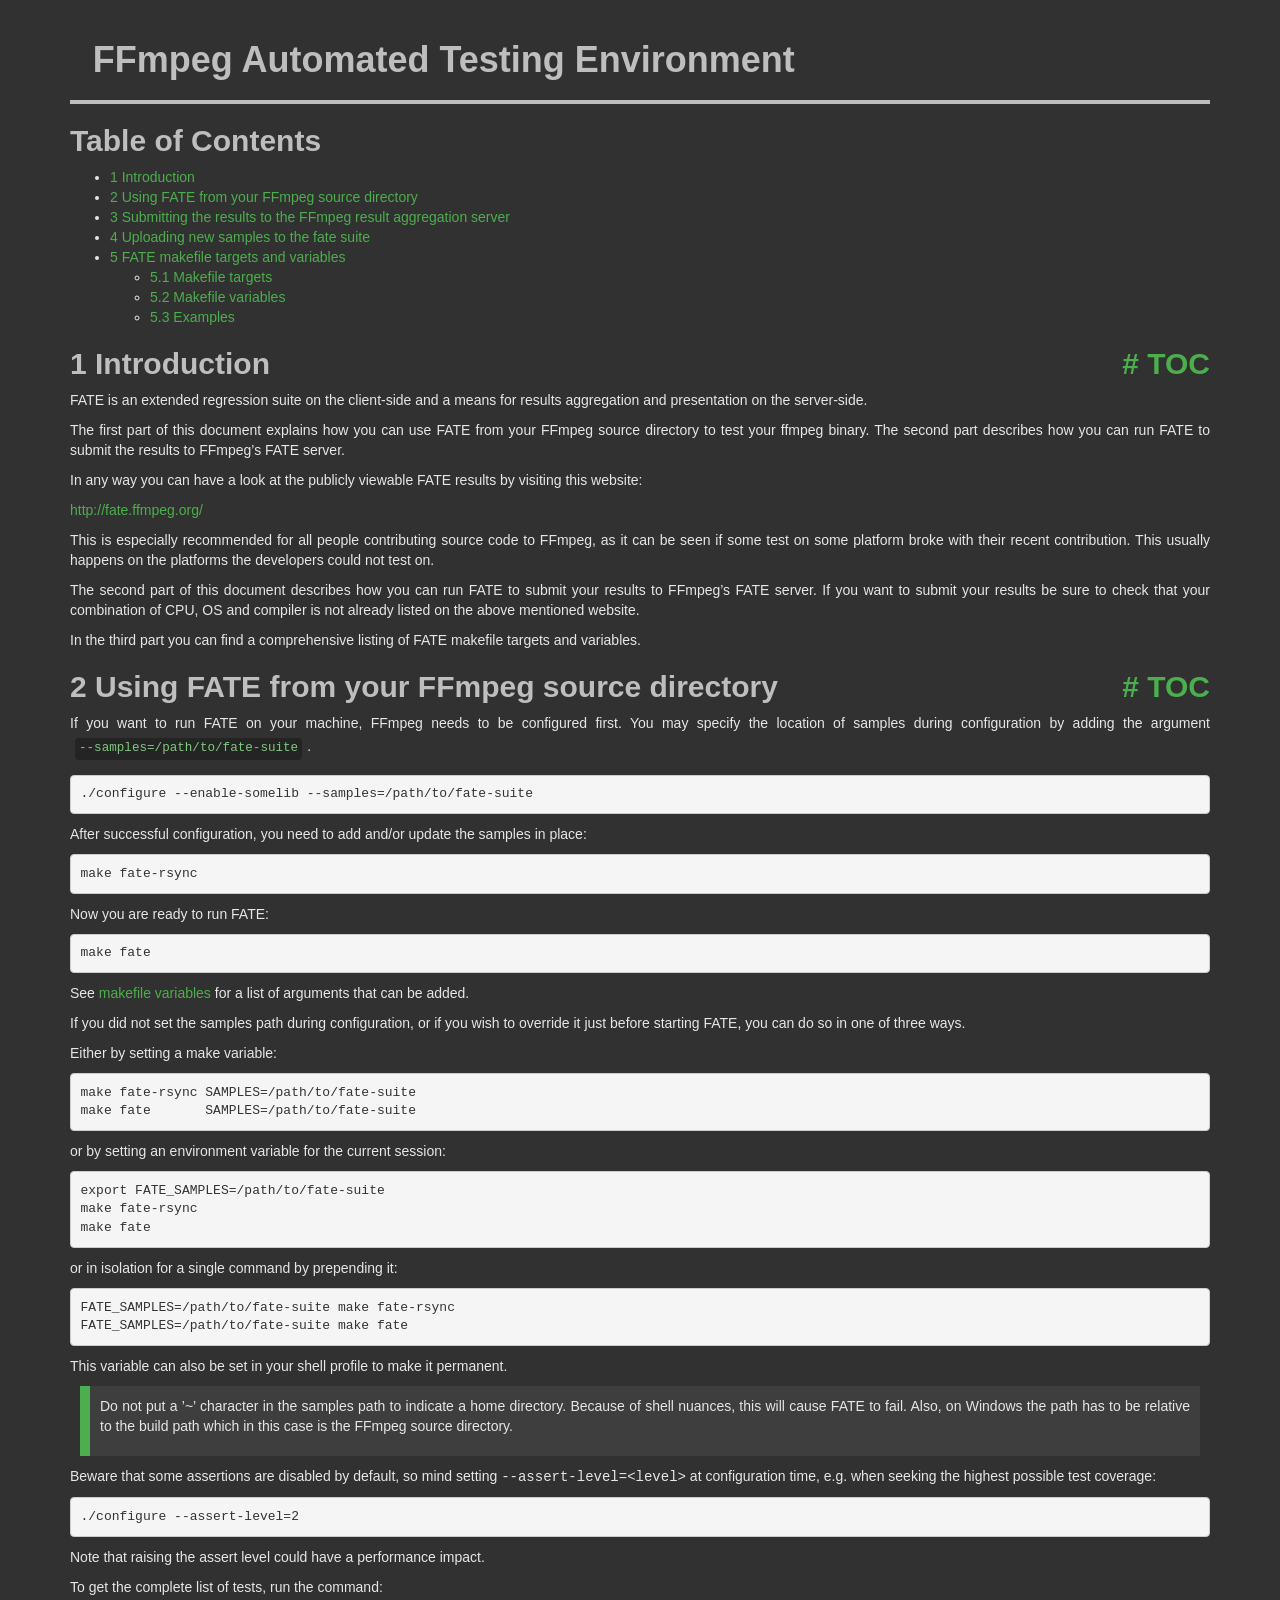
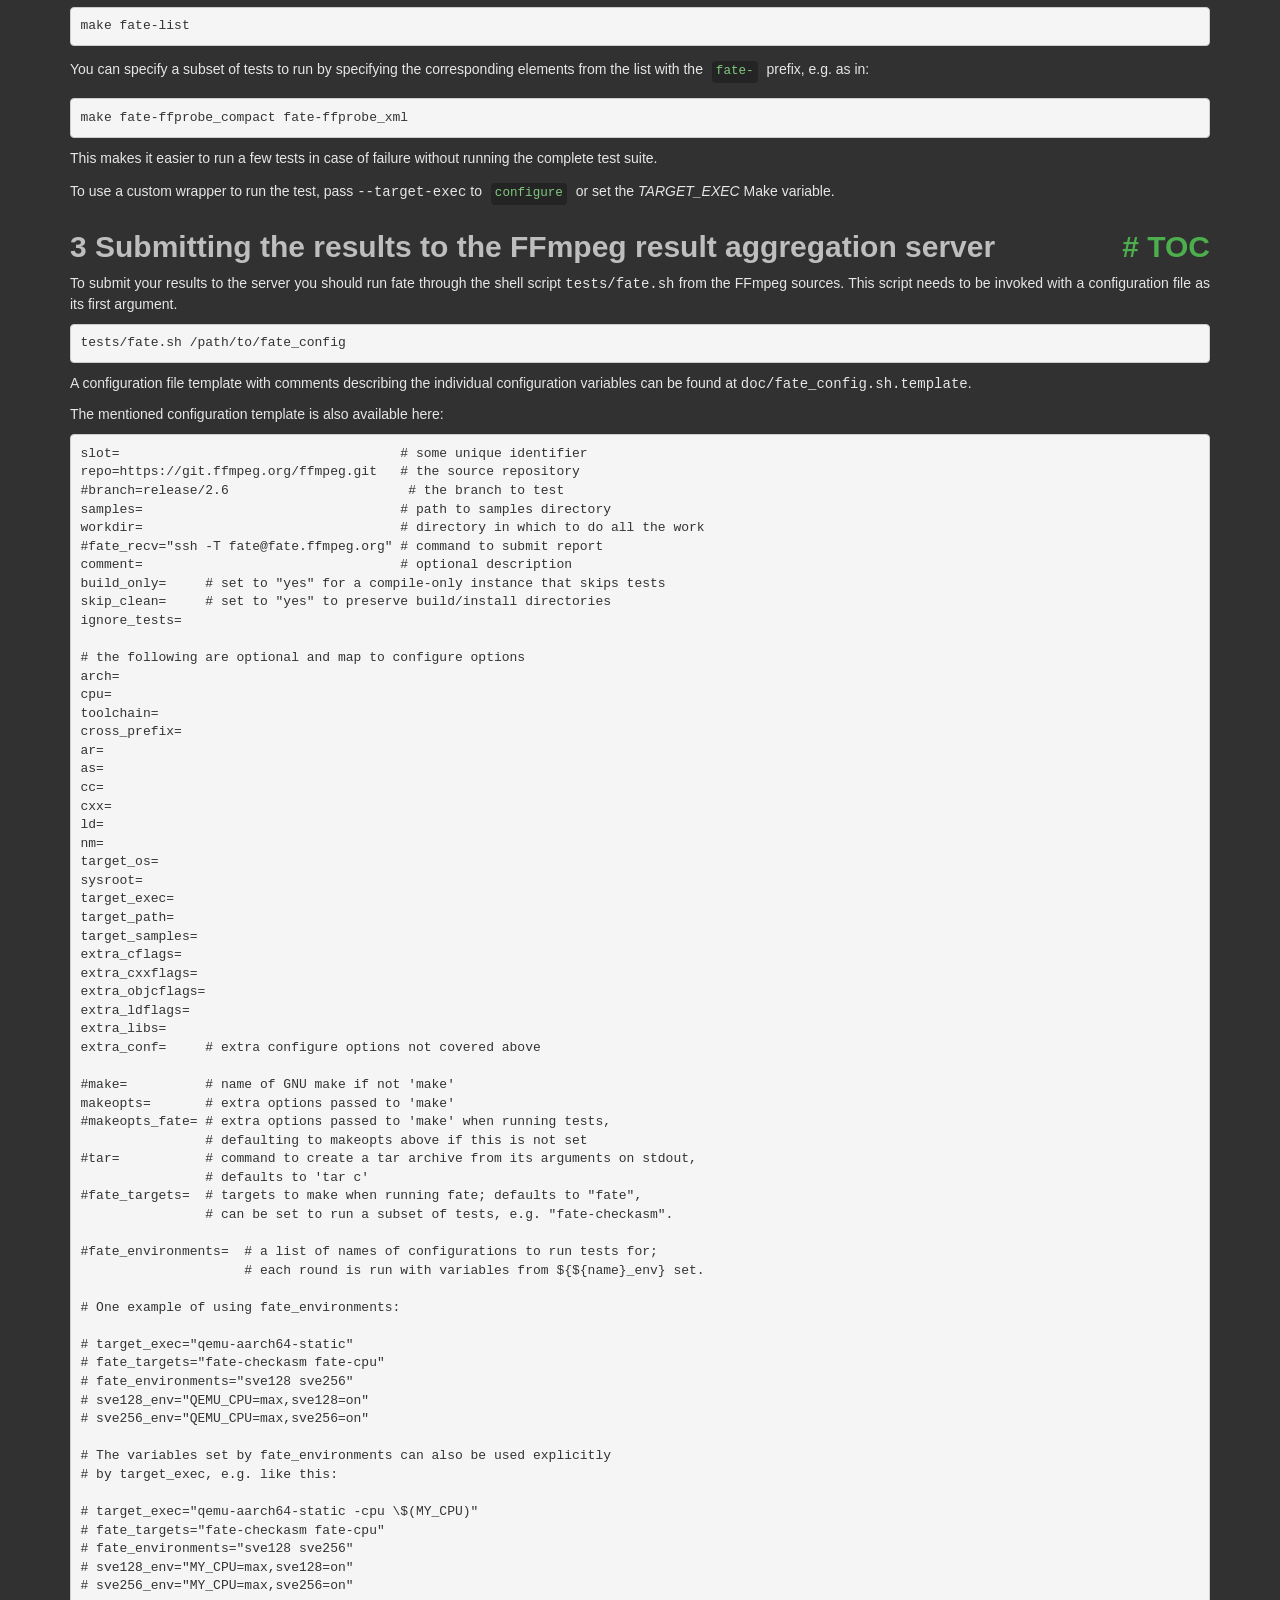
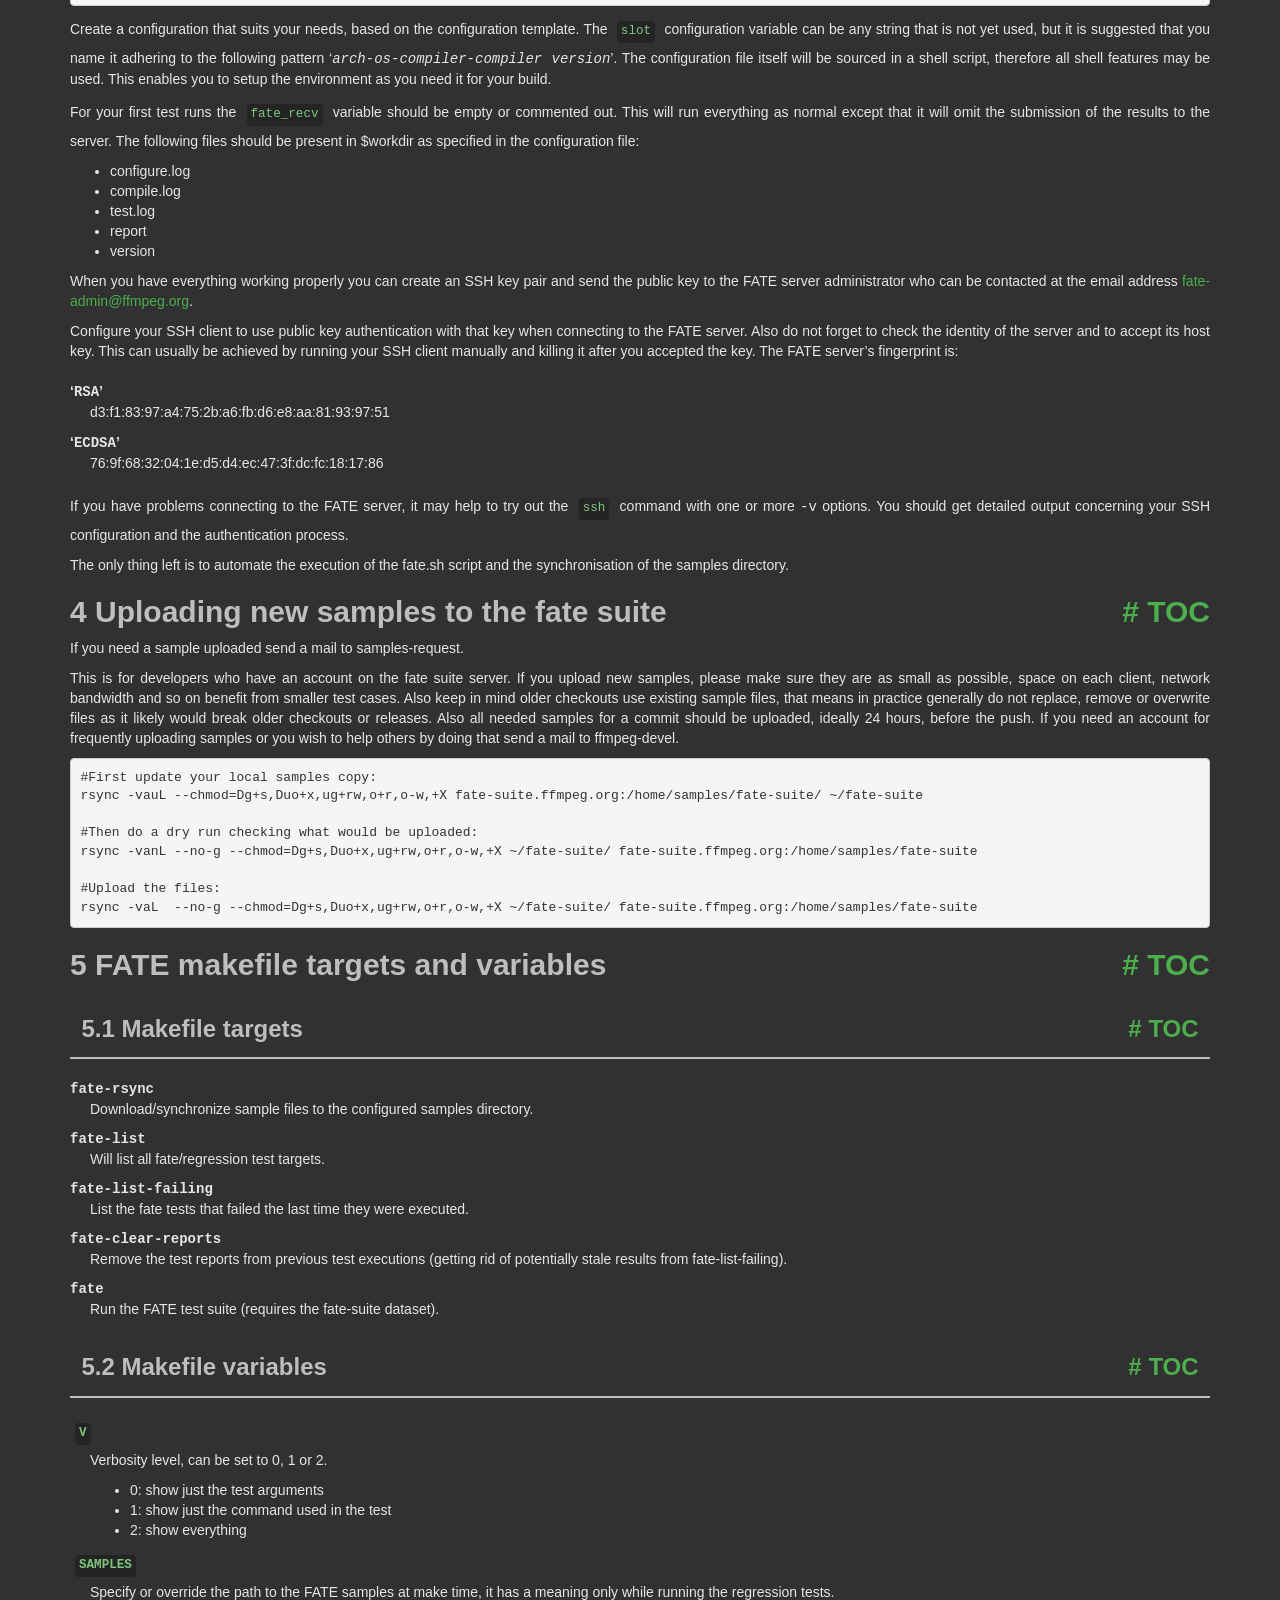
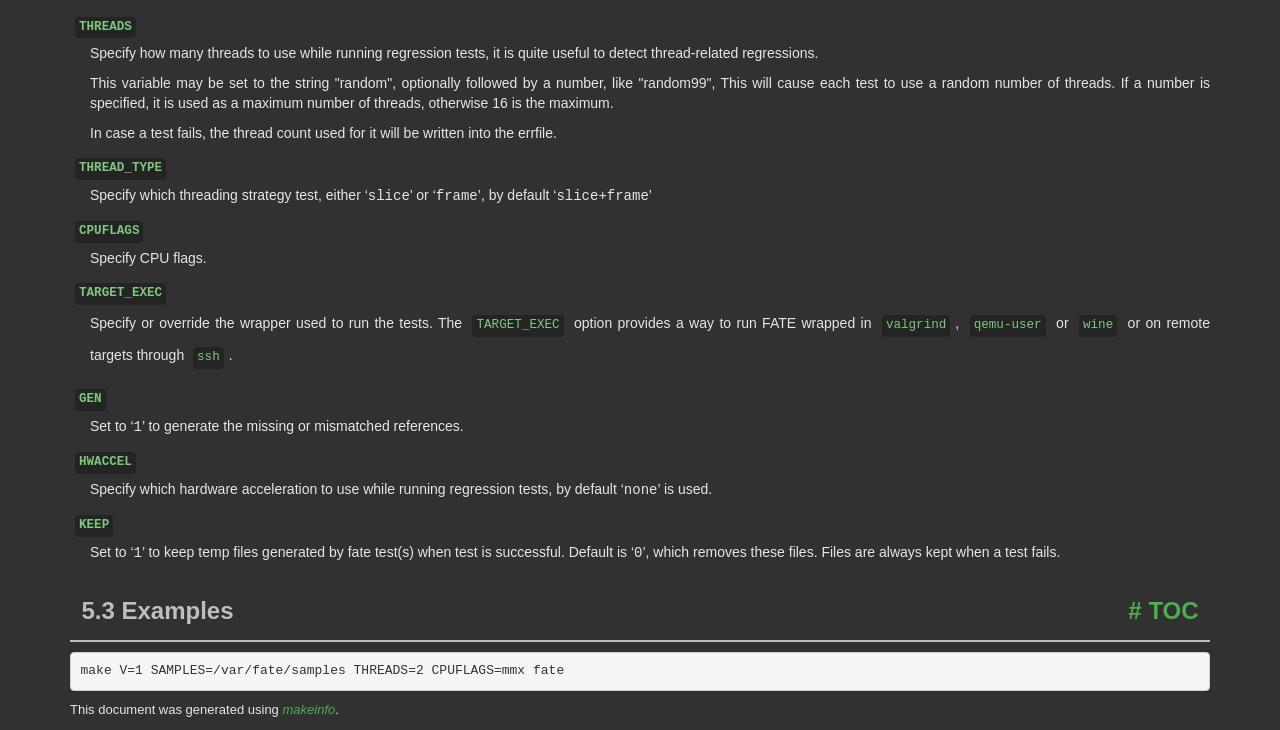
<file: tools/ffmpeg/doc/fate.html>
<!DOCTYPE html PUBLIC "-//W3C//DTD HTML 4.01 Transitional//EN" "http://www.w3.org/TR/html4/loose.dtd">
<html>
<!-- Created by GNU Texinfo 7.2, https://www.gnu.org/software/texinfo/ -->
  <head>
    <meta charset="utf-8">
    <title>
      FFmpeg Automated Testing Environment
    </title>
    <meta name="viewport" content="width=device-width,initial-scale=1.0">
    <link rel="stylesheet" type="text/css" href="bootstrap.min.css">
    <link rel="stylesheet" type="text/css" href="style.min.css">
  </head>
  <body>
    <div class="container">
      <h1>
      FFmpeg Automated Testing Environment
      </h1>


<a name="Top"></a>
<a name="SEC_Top"></a>

<div class="region-contents" id="SEC_Contents">
<h2 class="contents-heading">Table of Contents</h2>

<div class="contents">

<ul class="toc-numbered-mark">
  <li><a id="toc-Introduction" href="#Introduction">1 Introduction</a></li>
  <li><a id="toc-Using-FATE-from-your-FFmpeg-source-directory" href="#Using-FATE-from-your-FFmpeg-source-directory">2 Using FATE from your FFmpeg source directory</a></li>
  <li><a id="toc-Submitting-the-results-to-the-FFmpeg-result-aggregation-server" href="#Submitting-the-results-to-the-FFmpeg-result-aggregation-server">3 Submitting the results to the FFmpeg result aggregation server</a></li>
  <li><a id="toc-Uploading-new-samples-to-the-fate-suite" href="#Uploading-new-samples-to-the-fate-suite">4 Uploading new samples to the fate suite</a></li>
  <li><a id="toc-FATE-makefile-targets-and-variables" href="#FATE-makefile-targets-and-variables">5 FATE makefile targets and variables</a>
  <ul class="toc-numbered-mark">
    <li><a id="toc-Makefile-targets" href="#Makefile-targets">5.1 Makefile targets</a></li>
    <li><a id="toc-Makefile-variables" href="#Makefile-variables">5.2 Makefile variables</a></li>
    <li><a id="toc-Examples" href="#Examples">5.3 Examples</a></li>
  </ul></li>
</ul>
</div>
</div>

<a name="Introduction"></a>
<h2 class="chapter">1 Introduction<span class="pull-right"><a class="anchor hidden-xs" href="#Introduction" aria-hidden="true">#</a> <a class="anchor hidden-xs"href="#toc-Introduction" aria-hidden="true">TOC</a></span></h2>

<p>FATE is an extended regression suite on the client-side and a means
for results aggregation and presentation on the server-side.
</p>
<p>The first part of this document explains how you can use FATE from
your FFmpeg source directory to test your ffmpeg binary. The second
part describes how you can run FATE to submit the results to FFmpeg&rsquo;s
FATE server.
</p>
<p>In any way you can have a look at the publicly viewable FATE results
by visiting this website:
</p>
<p><a class="url" href="http://fate.ffmpeg.org/">http://fate.ffmpeg.org/</a>
</p>
<p>This is especially recommended for all people contributing source
code to FFmpeg, as it can be seen if some test on some platform broke
with their recent contribution. This usually happens on the platforms
the developers could not test on.
</p>
<p>The second part of this document describes how you can run FATE to
submit your results to FFmpeg&rsquo;s FATE server. If you want to submit your
results be sure to check that your combination of CPU, OS and compiler
is not already listed on the above mentioned website.
</p>
<p>In the third part you can find a comprehensive listing of FATE makefile
targets and variables.
</p>

<a name="Using-FATE-from-your-FFmpeg-source-directory"></a>
<h2 class="chapter">2 Using FATE from your FFmpeg source directory<span class="pull-right"><a class="anchor hidden-xs" href="#Using-FATE-from-your-FFmpeg-source-directory" aria-hidden="true">#</a> <a class="anchor hidden-xs"href="#toc-Using-FATE-from-your-FFmpeg-source-directory" aria-hidden="true">TOC</a></span></h2>

<p>If you want to run FATE on your machine, FFmpeg needs to be configured first.
You may specify the location of samples during configuration by adding the
argument <code class="code">--samples=/path/to/fate-suite</code>.
</p>
<div class="example">
<pre class="example-preformatted">./configure --enable-somelib --samples=/path/to/fate-suite
</pre></div>

<p>After successful configuration, you need to add and/or update the samples in place:
</p>
<div class="example">
<pre class="example-preformatted">make fate-rsync
</pre></div>

<p>Now you are ready to run FATE:
</p>
<div class="example">
<pre class="example-preformatted">make fate
</pre></div>

<p>See <a class="ref" href="#makefile-variables">makefile variables</a> for a list of arguments that can be added.
</p>
<p>If you did not set the samples path during configuration, or if you wish to
override it just before starting FATE, you can do so in one of three ways.
</p>
<p>Either by setting a make variable:
</p>
<div class="example">
<pre class="example-preformatted">make fate-rsync SAMPLES=/path/to/fate-suite
make fate       SAMPLES=/path/to/fate-suite
</pre></div>

<p>or by setting an environment variable for the current session:
</p>
<div class="example">
<pre class="example-preformatted">export FATE_SAMPLES=/path/to/fate-suite
make fate-rsync
make fate
</pre></div>

<p>or in isolation for a single command by prepending it:
</p>
<div class="example">
<pre class="example-preformatted">FATE_SAMPLES=/path/to/fate-suite make fate-rsync
FATE_SAMPLES=/path/to/fate-suite make fate
</pre></div>

<p>This variable can also be set in your shell profile to make it permanent.
</p>
<div class="info">
<p>Do not put a &rsquo;~&rsquo; character in the samples path to indicate a home
directory. Because of shell nuances, this will cause FATE to fail.
Also, on Windows the path has to be relative to the build path
which in this case is the FFmpeg source directory.
</p></div>
<p>Beware that some assertions are disabled by default, so mind setting
<samp class="option">--assert-level=&lt;level&gt;</samp> at configuration time, e.g. when seeking
the highest possible test coverage:
</p><div class="example">
<pre class="example-preformatted">./configure --assert-level=2
</pre></div>
<p>Note that raising the assert level could have a performance impact.
</p>
<p>To get the complete list of tests, run the command:
</p><div class="example">
<pre class="example-preformatted">make fate-list
</pre></div>

<p>You can specify a subset of tests to run by specifying the
corresponding elements from the list with the <code class="code">fate-</code> prefix,
e.g. as in:
</p><div class="example">
<pre class="example-preformatted">make fate-ffprobe_compact fate-ffprobe_xml
</pre></div>

<p>This makes it easier to run a few tests in case of failure without
running the complete test suite.
</p>
<p>To use a custom wrapper to run the test, pass <samp class="option">--target-exec</samp> to
<code class="command">configure</code> or set the <var class="var">TARGET_EXEC</var> Make variable.
</p>

<a name="Submitting-the-results-to-the-FFmpeg-result-aggregation-server"></a>
<h2 class="chapter">3 Submitting the results to the FFmpeg result aggregation server<span class="pull-right"><a class="anchor hidden-xs" href="#Submitting-the-results-to-the-FFmpeg-result-aggregation-server" aria-hidden="true">#</a> <a class="anchor hidden-xs"href="#toc-Submitting-the-results-to-the-FFmpeg-result-aggregation-server" aria-hidden="true">TOC</a></span></h2>

<p>To submit your results to the server you should run fate through the
shell script <samp class="file">tests/fate.sh</samp> from the FFmpeg sources. This script needs
to be invoked with a configuration file as its first argument.
</p>
<div class="example">
<pre class="example-preformatted">tests/fate.sh /path/to/fate_config
</pre></div>

<p>A configuration file template with comments describing the individual
configuration variables can be found at <samp class="file">doc/fate_config.sh.template</samp>.
</p>
<p>The mentioned configuration template is also available here:
</p><pre class="verbatim">slot=                                    # some unique identifier
repo=https://git.ffmpeg.org/ffmpeg.git   # the source repository
#branch=release/2.6                       # the branch to test
samples=                                 # path to samples directory
workdir=                                 # directory in which to do all the work
#fate_recv=&quot;ssh -T fate@fate.ffmpeg.org&quot; # command to submit report
comment=                                 # optional description
build_only=     # set to &quot;yes&quot; for a compile-only instance that skips tests
skip_clean=     # set to &quot;yes&quot; to preserve build/install directories
ignore_tests=

# the following are optional and map to configure options
arch=
cpu=
toolchain=
cross_prefix=
ar=
as=
cc=
cxx=
ld=
nm=
target_os=
sysroot=
target_exec=
target_path=
target_samples=
extra_cflags=
extra_cxxflags=
extra_objcflags=
extra_ldflags=
extra_libs=
extra_conf=     # extra configure options not covered above

#make=          # name of GNU make if not 'make'
makeopts=       # extra options passed to 'make'
#makeopts_fate= # extra options passed to 'make' when running tests,
                # defaulting to makeopts above if this is not set
#tar=           # command to create a tar archive from its arguments on stdout,
                # defaults to 'tar c'
#fate_targets=  # targets to make when running fate; defaults to &quot;fate&quot;,
                # can be set to run a subset of tests, e.g. &quot;fate-checkasm&quot;.

#fate_environments=  # a list of names of configurations to run tests for;
                     # each round is run with variables from ${${name}_env} set.

# One example of using fate_environments:

# target_exec=&quot;qemu-aarch64-static&quot;
# fate_targets=&quot;fate-checkasm fate-cpu&quot;
# fate_environments=&quot;sve128 sve256&quot;
# sve128_env=&quot;QEMU_CPU=max,sve128=on&quot;
# sve256_env=&quot;QEMU_CPU=max,sve256=on&quot;

# The variables set by fate_environments can also be used explicitly
# by target_exec, e.g. like this:

# target_exec=&quot;qemu-aarch64-static -cpu \$(MY_CPU)&quot;
# fate_targets=&quot;fate-checkasm fate-cpu&quot;
# fate_environments=&quot;sve128 sve256&quot;
# sve128_env=&quot;MY_CPU=max,sve128=on&quot;
# sve256_env=&quot;MY_CPU=max,sve256=on&quot;
</pre>
<p>Create a configuration that suits your needs, based on the configuration
template. The <code class="env">slot</code> configuration variable can be any string that is not
yet used, but it is suggested that you name it adhering to the following
pattern &lsquo;<samp class="samp"><var class="var">arch</var>-<var class="var">os</var>-<var class="var">compiler</var>-<var class="var">compiler version</var></samp>&rsquo;. The
configuration file itself will be sourced in a shell script, therefore all
shell features may be used. This enables you to setup the environment as you
need it for your build.
</p>
<p>For your first test runs the <code class="env">fate_recv</code> variable should be empty or
commented out. This will run everything as normal except that it will omit
the submission of the results to the server. The following files should be
present in $workdir as specified in the configuration file:
</p>
<ul class="itemize mark-bullet">
<li>configure.log
    </li><li>compile.log
    </li><li>test.log
    </li><li>report
    </li><li>version
</li></ul>

<p>When you have everything working properly you can create an SSH key pair
and send the public key to the FATE server administrator who can be contacted
at the email address <a class="email" href="mailto:fate-admin@ffmpeg.org">fate-admin@ffmpeg.org</a>.
</p>
<p>Configure your SSH client to use public key authentication with that key
when connecting to the FATE server. Also do not forget to check the identity
of the server and to accept its host key. This can usually be achieved by
running your SSH client manually and killing it after you accepted the key.
The FATE server&rsquo;s fingerprint is:
</p>
<dl class="table">
<dt>&lsquo;<samp class="samp">RSA</samp>&rsquo;</dt>
<dd><p>d3:f1:83:97:a4:75:2b:a6:fb:d6:e8:aa:81:93:97:51
</p></dd>
<dt>&lsquo;<samp class="samp">ECDSA</samp>&rsquo;</dt>
<dd><p>76:9f:68:32:04:1e:d5:d4:ec:47:3f:dc:fc:18:17:86
</p></dd>
</dl>

<p>If you have problems connecting to the FATE server, it may help to try out
the <code class="command">ssh</code> command with one or more <samp class="option">-v</samp> options. You should
get detailed output concerning your SSH configuration and the authentication
process.
</p>
<p>The only thing left is to automate the execution of the fate.sh script and
the synchronisation of the samples directory.
</p>
<a name="Uploading-new-samples-to-the-fate-suite"></a>
<h2 class="chapter">4 Uploading new samples to the fate suite<span class="pull-right"><a class="anchor hidden-xs" href="#Uploading-new-samples-to-the-fate-suite" aria-hidden="true">#</a> <a class="anchor hidden-xs"href="#toc-Uploading-new-samples-to-the-fate-suite" aria-hidden="true">TOC</a></span></h2>

<p>If you need a sample uploaded send a mail to samples-request.
</p>
<p>This is for developers who have an account on the fate suite server.
If you upload new samples, please make sure they are as small as possible,
space on each client, network bandwidth and so on benefit from smaller test cases.
Also keep in mind older checkouts use existing sample files, that means in
practice generally do not replace, remove or overwrite files as it likely would
break older checkouts or releases.
Also all needed samples for a commit should be uploaded, ideally 24
hours, before the push.
If you need an account for frequently uploading samples or you wish to help
others by doing that send a mail to ffmpeg-devel.
</p>
<div class="example">
<pre class="example-preformatted">#First update your local samples copy:
rsync -vauL --chmod=Dg+s,Duo+x,ug+rw,o+r,o-w,+X fate-suite.ffmpeg.org:/home/samples/fate-suite/ ~/fate-suite

#Then do a dry run checking what would be uploaded:
rsync -vanL --no-g --chmod=Dg+s,Duo+x,ug+rw,o+r,o-w,+X ~/fate-suite/ fate-suite.ffmpeg.org:/home/samples/fate-suite

#Upload the files:
rsync -vaL  --no-g --chmod=Dg+s,Duo+x,ug+rw,o+r,o-w,+X ~/fate-suite/ fate-suite.ffmpeg.org:/home/samples/fate-suite
</pre></div>


<a name="FATE-makefile-targets-and-variables"></a>
<h2 class="chapter">5 FATE makefile targets and variables<span class="pull-right"><a class="anchor hidden-xs" href="#FATE-makefile-targets-and-variables" aria-hidden="true">#</a> <a class="anchor hidden-xs"href="#toc-FATE-makefile-targets-and-variables" aria-hidden="true">TOC</a></span></h2>

<a name="Makefile-targets"></a>
<h3 class="section">5.1 Makefile targets<span class="pull-right"><a class="anchor hidden-xs" href="#Makefile-targets" aria-hidden="true">#</a> <a class="anchor hidden-xs"href="#toc-Makefile-targets" aria-hidden="true">TOC</a></span></h3>

<dl class="table">
<dt><samp class="option">fate-rsync</samp></dt>
<dd><p>Download/synchronize sample files to the configured samples directory.
</p>
</dd>
<dt><samp class="option">fate-list</samp></dt>
<dd><p>Will list all fate/regression test targets.
</p>
</dd>
<dt><samp class="option">fate-list-failing</samp></dt>
<dd><p>List the fate tests that failed the last time they were executed.
</p>
</dd>
<dt><samp class="option">fate-clear-reports</samp></dt>
<dd><p>Remove the test reports from previous test executions (getting rid of
potentially stale results from fate-list-failing).
</p>
</dd>
<dt><samp class="option">fate</samp></dt>
<dd><p>Run the FATE test suite (requires the fate-suite dataset).
</p></dd>
</dl>

<a name="Makefile-variables"></a>
<h3 class="section">5.2 Makefile variables<span class="pull-right"><a class="anchor hidden-xs" href="#Makefile-variables" aria-hidden="true">#</a> <a class="anchor hidden-xs"href="#toc-Makefile-variables" aria-hidden="true">TOC</a></span></h3>
<a class="anchor" id="makefile-variables"></a>
<dl class="table">
<dt><code class="env">V</code></dt>
<dd><p>Verbosity level, can be set to 0, 1 or 2.
    </p><ul class="itemize mark-bullet">
<li>0: show just the test arguments
        </li><li>1: show just the command used in the test
        </li><li>2: show everything
    </li></ul>

</dd>
<dt><code class="env">SAMPLES</code></dt>
<dd><p>Specify or override the path to the FATE samples at make time, it has a
meaning only while running the regression tests.
</p>
</dd>
<dt><code class="env">THREADS</code></dt>
<dd><p>Specify how many threads to use while running regression tests, it is
quite useful to detect thread-related regressions.
</p>
<p>This variable may be set to the string &quot;random&quot;, optionally followed by a
number, like &quot;random99&quot;, This will cause each test to use a random number of
threads. If a number is specified, it is used as a maximum number of threads,
otherwise 16 is the maximum.
</p>
<p>In case a test fails, the thread count used for it will be written into the
errfile.
</p>
</dd>
<dt><code class="env">THREAD_TYPE</code></dt>
<dd><p>Specify which threading strategy test, either &lsquo;<samp class="samp">slice</samp>&rsquo; or &lsquo;<samp class="samp">frame</samp>&rsquo;,
by default &lsquo;<samp class="samp">slice+frame</samp>&rsquo;
</p>
</dd>
<dt><code class="env">CPUFLAGS</code></dt>
<dd><p>Specify CPU flags.
</p>
</dd>
<dt><code class="env">TARGET_EXEC</code></dt>
<dd><p>Specify or override the wrapper used to run the tests.
The <code class="env">TARGET_EXEC</code> option provides a way to run FATE wrapped in
<code class="command">valgrind</code>, <code class="command">qemu-user</code> or <code class="command">wine</code> or on remote targets
through <code class="command">ssh</code>.
</p>
</dd>
<dt><code class="env">GEN</code></dt>
<dd><p>Set to &lsquo;<samp class="samp">1</samp>&rsquo; to generate the missing or mismatched references.
</p>
</dd>
<dt><code class="env">HWACCEL</code></dt>
<dd><p>Specify which hardware acceleration to use while running regression tests,
by default &lsquo;<samp class="samp">none</samp>&rsquo; is used.
</p>
</dd>
<dt><code class="env">KEEP</code></dt>
<dd><p>Set to &lsquo;<samp class="samp">1</samp>&rsquo; to keep temp files generated by fate test(s) when test is successful.
Default is &lsquo;<samp class="samp">0</samp>&rsquo;, which removes these files. Files are always kept when a test
fails.
</p>
</dd>
</dl>

<a name="Examples"></a>
<h3 class="section">5.3 Examples<span class="pull-right"><a class="anchor hidden-xs" href="#Examples" aria-hidden="true">#</a> <a class="anchor hidden-xs"href="#toc-Examples" aria-hidden="true">TOC</a></span></h3>

<div class="example">
<pre class="example-preformatted">make V=1 SAMPLES=/var/fate/samples THREADS=2 CPUFLAGS=mmx fate
</pre></div>
      <p style="font-size: small;">
        This document was generated using <a class="uref" href="https://www.gnu.org/software/texinfo/"><em class="emph">makeinfo</em></a>.
      </p>
    </div>
  </body>
</html>
</file>
<file: tools/ffmpeg/doc/style.min.css>
/*!
The MIT License (MIT)

Copyright (c) 2014 Barbara Lepage <db0company@gmail.com>

Permission is hereby granted, free of charge, to any person obtaining a copy
of this software and associated documentation files (the "Software"), to deal
in the Software without restriction, including without limitation the rights
to use, copy, modify, merge, publish, distribute, sublicense, and/or sell
copies of the Software, and to permit persons to whom the Software is
furnished to do so, subject to the following conditions:

The above copyright notice and this permission notice shall be included in all
copies or substantial portions of the Software.

THE SOFTWARE IS PROVIDED "AS IS", WITHOUT WARRANTY OF ANY KIND, EXPRESS OR
IMPLIED, INCLUDING BUT NOT LIMITED TO THE WARRANTIES OF MERCHANTABILITY,
FITNESS FOR A PARTICULAR PURPOSE AND NONINFRINGEMENT. IN NO EVENT SHALL THE
AUTHORS OR COPYRIGHT HOLDERS BE LIABLE FOR ANY CLAIM, DAMAGES OR OTHER
LIABILITY, WHETHER IN AN ACTION OF CONTRACT, TORT OR OTHERWISE, ARISING FROM,
OUT OF OR IN CONNECTION WITH THE SOFTWARE OR THE USE OR OTHER DEALINGS IN THE
SOFTWARE.
 */body{background-color:#313131;color:#e6e6e6;text-align:justify}body, h1, h2, h3, h4, h5, h6{font-family:"Lucida Grande","Lucida Sans Unicode","Lucida Sans","Helvetica Neue",Helvetica,Verdana,Tahoma,sans-serif}a{color:#4cae4c}a strong{color:#e6e6e6}a:hover{color:#7fc77f}a:hover strong{color:#4cae4c}main{width:100% ! important;min-height:600px;margin:auto}h1, h2, h3, h4{font-weight:bold;text-align:left}h1, h2, h3{color:#bebebe}h1 strong, h2 strong, h3 strong{color:#e6e6e6}h4, h5, h6{color:#3c8b3c}h1{border-bottom:4px #bebebe solid;padding:20px 2%}h3{border-bottom:2px #bebebe solid;padding:15px 1%}h4{border-bottom:1px solid #e6e6e6;padding:10px 0;margin:20px 0;color:#e6e6e6}.list-group .list-group-item{background-color:#3e3e3e;border-color:black}.list-group.list-group-big .list-group-item{padding:25px}.list-group a.list-group-item{color:#7fc77f}.list-group a.list-group-item:hover{background-color:#313131;color:#4cae4c}.well{background-color:#242424;border-color:black;color:#bebebe}.well strong{color:#e6e6e6}.well code{background-color:#313131}.well hr{border-color:#3c8b3c}.well h3{margin:5px 0 15px 0;border:0;padding:0}.well a{color:#4cae4c}.well a.btn{color:white}.well small{display:block;padding:0 10px;font-style:italic}.well.example{padding-top:40px;margin-bottom:130px}.well.example pre{margin:50px;margin-bottom:30px;font-size:1.5em}.well.example .btn{margin-right:50px;margin-bottom:20px}.well.well-with-icon{min-height:136px}.well.well-with-icon .pull-right,.well.well-with-icon .pull-left{background-color:#4cae4c;color:#e6e6e6;padding:10px;border-radius:5px;margin:5px}.well.well-with-icon .pull-right{margin-left:20px}.well.well-with-icon .pull-left{margin-right:20px}a.well{display:block}a.well:hover{text-decoration:none;opacity:0.8}.info, .warning{margin:10px;padding:10px;background-color:#3e3e3e;color:#e6e6e6}.info code, .warning code{background-color:#313131}.info{border-left:10px #4cae4c solid}.warning{border-left:10px #ae4c4c solid}.with-icon{padding:30px}.with-icon .pull-left{padding-right:30px}.with-icon .pull-right{padding-left:30px}dd{margin-left:20px}code{background-color:#242424;color:#7fc77f;display:inline-block;margin:5px}.table{margin:20px 0;border-radius:4px}.table th,.table td,.table tr{border:1px solid #171717}.table tr th{background-color:#3e3e3e;border-bottom:2px solid #e6e6e6}.table tr:nth-child(odd){background-color:#242424}#sidebar-wrapper, .navbar{background-color:#171717;overflow-x:hidden}#sidebar-wrapper .sidebar-brand img,#sidebar-wrapper .navbar-brand img, .navbar .sidebar-brand img, .navbar .navbar-brand img{opacity:0.6;margin-right:8px}#sidebar-wrapper .sidebar-brand:hover,#sidebar-wrapper .navbar-brand:hover, .navbar .sidebar-brand:hover, .navbar .navbar-brand:hover{color:#fff}#sidebar-wrapper .sidebar-brand:hover img,#sidebar-wrapper .navbar-brand:hover img, .navbar .sidebar-brand:hover img, .navbar .navbar-brand:hover img{opacity:1}#sidebar-wrapper .sidebar-nav li ul, .navbar .sidebar-nav li ul{list-style-type:none;padding:0}#sidebar-wrapper .sidebar-nav li ul li, .navbar .sidebar-nav li ul li{line-height:20px}#sidebar-wrapper .sidebar-nav li ul li a, .navbar .sidebar-nav li ul li a{padding-left:20px}.content-header{height:auto;background-color:#242424}.content-header h1{color:#e6e6e6;display:block;margin:0;margin-bottom:20px;line-height:normal;border-bottom:none}#download h4, #index h4{margin-top:180px}#download h4.first, #index h4.first{margin-top:20px}#download h4.first small, #index h4.first small{color:inherit;font-size:1em}#download .btn-download-wrapper, #index .btn-download-wrapper{text-align:center;margin:160px auto}#download .btn-download-wrapper .btn, #index .btn-download-wrapper .btn{font-size:3em;padding:3%;display:inline-block;margin-bottom:5px}#download .btn-download-wrapper small, #index .btn-download-wrapper small{display:block;font-size:0.4em}#download h2.description, #index h2.description{color:#e6e6e6;font-size:2em;font-weight:bold;margin:120px 50px;line-height:2em}#download h2.description .label, #index h2.description .label{font-size:0.5em}#download .btn-download-wrapper{margin:40px auto}#download .os-selector{text-align:center;color:#e6e6e6;margin:30px 0}#download .os-selector a.btn-build{color:#e6e6e6;display:block;padding:20px;border-radius:2px}#download .os-selector .btn-build[href="#build-linux"]{background-color:#e43}#download .os-selector .btn-build[href="#build-linux"]:hover{color:#e43;background-color:#e6e6e6}#download .os-selector .btn-build[href="#build-windows"]{background-color:#06a}#download .os-selector .btn-build[href="#build-windows"]:hover{color:#06a;background-color:#e6e6e6}#download .os-selector .btn-build[href="#build-mac"]{background-color:darkgrey}#download .os-selector .btn-build[href="#build-mac"]:hover{color:darkgrey;background-color:#e6e6e6}#download .os-selector .tab-content{margin-top:20px}#download .os-selector #build-linux h3{color:#e43}#download .os-selector #build-windows h3{color:#06a}#download .os-selector #build-mac h3{color:darkgrey}footer{background-color:#242424;border-top:1px #101010 solid;padding:20px 0%}footer a{display:block}footer img[alt="FFmpeg"]{width:50%;display:block;margin:auto}.example.user-good pre{color:#bfbfbf;border:1px solid #357735;border-left:10px solid #357735;background-color:#242424}.example.user-bad pre{color:#bfbfbf;border:1px solid #ae4c4c;border-left:10px solid #ae4c4c;background-color:#242424}
</file>
